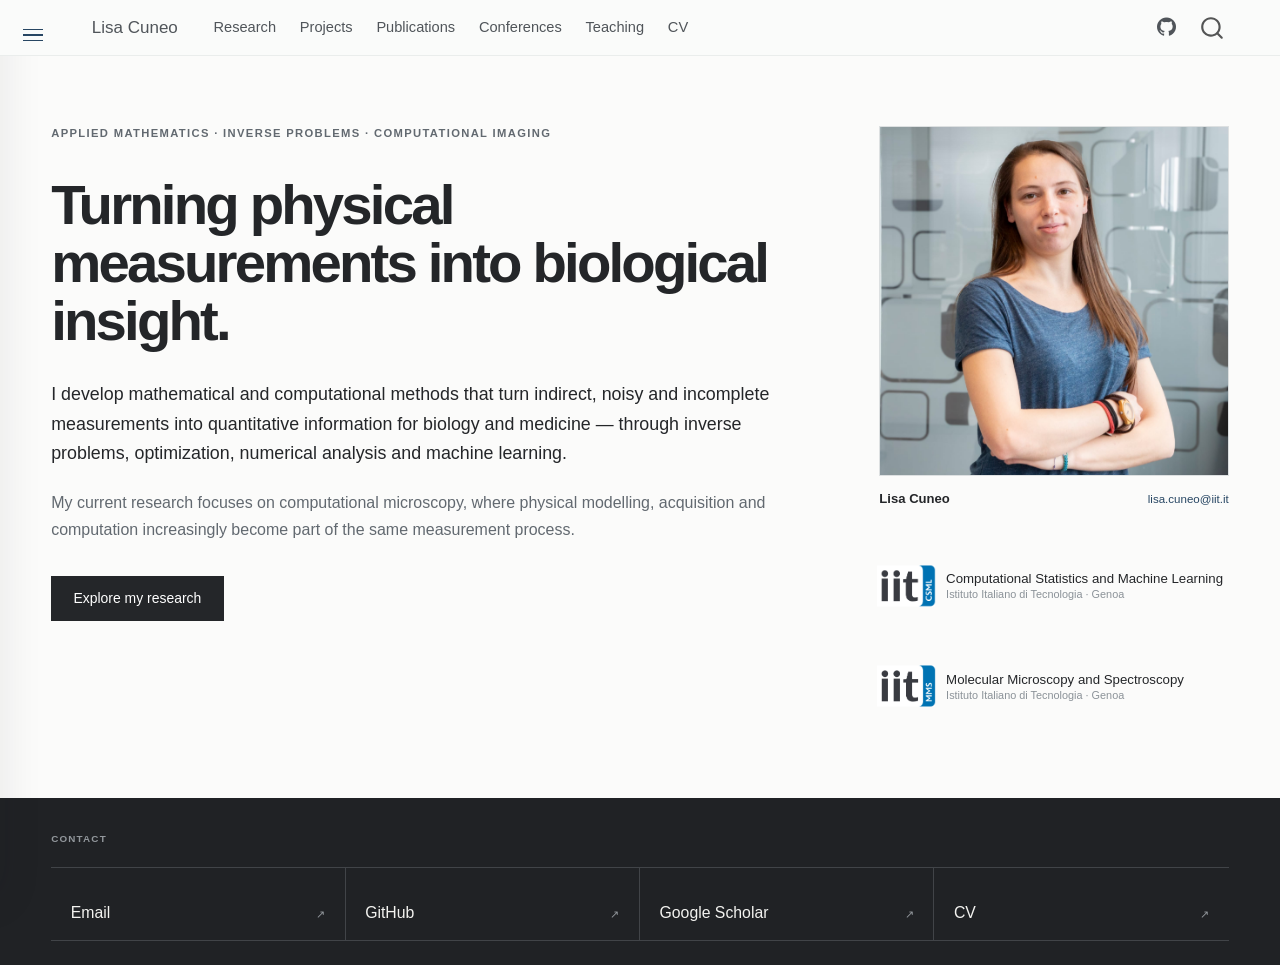
<file: index.html>
<!DOCTYPE html>
<html xmlns="http://www.w3.org/1999/xhtml" lang="en" xml:lang="en"><head>

<meta charset="utf-8">
<meta name="generator" content="quarto-1.10.18">

<meta name="viewport" content="width=device-width, initial-scale=1.0, user-scalable=yes">

<meta name="description" content="Lisa Cuneo is an applied mathematician working on inverse problems, optimization, numerical analysis, machine learning and computational imaging.">

<title>Applied Mathematics &amp; Computational Imaging – Lisa Cuneo</title>
<style>
/* Default styles provided by pandoc.
** See https://pandoc.org/MANUAL.html#variables-for-html for config info.
*/
span.smallcaps{font-variant: small-caps;}
div.columns{display: flex; gap: 1.5em;}
div.column{flex: auto;}
@media screen {
div.columns{gap: min(4vw, 1.5em);}
div.column{overflow-x: auto;}
}
div.hanging-indent{margin-left: 1.5em; text-indent: -1.5em;}
ul.task-list{list-style: none;}
ul.task-list li input[type="checkbox"] {
  width: 0.8em;
  margin: 0 0.8em 0.2em -1em; /* quarto-specific, see https://github.com/quarto-dev/quarto-cli/issues/4556 */ 
  vertical-align: middle;
}
</style>


<script src="site_libs/quarto-nav/quarto-nav.js"></script>
<script src="site_libs/quarto-nav/headroom.min.js"></script>
<script src="site_libs/clipboard/clipboard.min.js"></script>
<script src="site_libs/quarto-search/autocomplete.umd.js"></script>
<script src="site_libs/quarto-search/fuse.min.js"></script>
<script src="site_libs/quarto-search/quarto-search.js"></script>
<meta name="quarto:offset" content="./">
<script src="site_libs/quarto-html/quarto.js" type="module"></script>
<script src="site_libs/quarto-html/tabsets/tabsets.js" type="module"></script>
<script src="site_libs/quarto-html/popper.min.js"></script>
<script src="site_libs/quarto-html/tippy.umd.min.js"></script>
<script src="site_libs/quarto-html/anchor.min.js"></script>
<link href="site_libs/quarto-html/tippy.css" rel="stylesheet">
<link href="site_libs/quarto-html/quarto-syntax-highlighting-64a204ab8560d761af7679ceaba22944.css" rel="stylesheet" id="quarto-text-highlighting-styles">
<script src="site_libs/bootstrap/bootstrap.min.js"></script>
<link href="site_libs/bootstrap/bootstrap-icons.css" rel="stylesheet">
<link href="site_libs/bootstrap/bootstrap-ebf07c2d505cd30ce82c008193a76013.min.css" rel="stylesheet" append-hash="true" id="quarto-bootstrap" data-mode="light">
<script id="quarto-search-options" type="application/json">{
  "location": "navbar",
  "copy-button": false,
  "collapse-after": 3,
  "panel-placement": "end",
  "type": "overlay",
  "limit": 50,
  "keyboard-shortcut": [
    "f",
    "/",
    "s"
  ],
  "show-item-context": false,
  "language": {
    "search-no-results-text": "No results",
    "search-matching-documents-text": "matching documents",
    "search-copy-link-title": "Copy link to search",
    "search-hide-matches-text": "Hide additional matches",
    "search-more-match-text": "more match in this document",
    "search-more-matches-text": "more matches in this document",
    "search-clear-button-title": "Clear",
    "search-text-placeholder": "",
    "search-detached-cancel-button-title": "Cancel",
    "search-submit-button-title": "Submit",
    "search-label": "Search"
  }
}</script>
<script type="application/ld+json">
{
  "@context": "https://schema.org",
  "@graph": [
    {
      "@type": "WebSite",
      "@id": "https://lisacuneo.github.io/#website",
      "url": "https://lisacuneo.github.io/",
      "name": "Lisa Cuneo",
      "description": "Academic website of Lisa Cuneo, applied mathematician working on inverse problems, optimization, numerical analysis, machine learning and computational imaging."
    },
    {
      "@type": "Person",
      "@id": "https://lisacuneo.github.io/#person",
      "name": "Lisa Cuneo",
      "url": "https://lisacuneo.github.io/",
      "image": "https://lisacuneo.github.io/assets/lisa-cuneo.jpg",
      "affiliation": [
        {
          "@type": "Organization",
          "name": "Istituto Italiano di Tecnologia"
        },
        {
          "@type": "Organization",
          "name": "Computational Statistics and Machine Learning"
        },
        {
          "@type": "Organization",
          "name": "Molecular Microscopy and Spectroscopy"
        }
      ],
      "knowsAbout": [
        "Applied mathematics",
        "Inverse problems",
        "Optimization",
        "Numerical analysis",
        "Machine learning",
        "Computational imaging",
        "Computational microscopy"
      ],
      "sameAs": [
        "https://github.com/LisaCuneo",
        "https://scholar.google.com/citations?user=PaPH0T4AAAAJ&hl=en",
        "https://csml.iit.it/people-details/-/people/lisa-cuneo",
        "https://mms.iit.it/our-staff-details/-/people/lisa-cuneo"
      ]
    }
  ]
}
</script>


<link rel="stylesheet" href="styles.css">
<link rel="stylesheet" href="home-contact.css">
<meta property="og:title" content="Applied Mathematics &amp; Computational Imaging">
<meta property="og:description" content="Lisa Cuneo is an applied mathematician working on inverse problems, optimization, numerical analysis, machine learning and computational imaging.">
<meta property="og:image" content="https://lisacuneo.github.io/assets/lisa-cuneo.jpg">
<meta property="og:site_name" content="Lisa Cuneo">
<link rel="canonical" href="https://lisacuneo.github.io/">
</head>

<body class="nav-fixed quarto-light">

<div id="quarto-search-results"></div>
  <header id="quarto-header" class="headroom fixed-top">
    <nav class="navbar navbar-expand-lg " data-bs-theme="dark">
      <div class="navbar-container container-fluid">
      <div class="navbar-brand-container mx-auto">
    <a class="navbar-brand" href="./index.html">
    <span class="navbar-title">Lisa Cuneo</span>
    </a>
  </div>
            <div id="quarto-search" class="" title="Search"></div>
          <button class="navbar-toggler" type="button" data-bs-toggle="collapse" data-bs-target="#navbarCollapse" aria-controls="navbarCollapse" role="menu" aria-expanded="false" aria-label="Toggle navigation" onclick="if (window.quartoToggleHeadroom) { window.quartoToggleHeadroom(); }">
  <span class="navbar-toggler-icon"></span>
</button>
          <div class="collapse navbar-collapse" id="navbarCollapse">
            <ul class="navbar-nav navbar-nav-scroll me-auto">
  <li class="nav-item">
    <a class="nav-link" href="./research.html"> 
<span class="menu-text">Research</span></a>
  </li>  
  <li class="nav-item">
    <a class="nav-link" href="./projects.html"> 
<span class="menu-text">Projects</span></a>
  </li>  
  <li class="nav-item">
    <a class="nav-link" href="./publications.html"> 
<span class="menu-text">Publications</span></a>
  </li>  
  <li class="nav-item">
    <a class="nav-link" href="./conferences.html"> 
<span class="menu-text">Conferences</span></a>
  </li>  
  <li class="nav-item">
    <a class="nav-link" href="./teaching.html"> 
<span class="menu-text">Teaching</span></a>
  </li>  
  <li class="nav-item">
    <a class="nav-link" href="./cv.pdf"> 
<span class="menu-text">CV</span></a>
  </li>  
</ul>
            <ul class="navbar-nav navbar-nav-scroll ms-auto">
  <li class="nav-item compact">
    <a class="nav-link" href="https://github.com/LisaCuneo"> <i class="bi bi-github" role="img" aria-label="GitHub">
</i> 
<span class="menu-text"></span></a>
  </li>  
</ul>
          </div> <!-- /navcollapse -->
            <div class="quarto-navbar-tools">
</div>
      </div> <!-- /container-fluid -->
    </nav>
</header>
<!-- content -->
<div id="quarto-content" class="quarto-container page-columns page-rows-contents page-layout-full page-navbar">
<!-- sidebar -->
<!-- margin-sidebar -->
    
<!-- main -->
<main class="content page-columns page-full column-body" id="quarto-document-content"><header id="title-block-header" class="quarto-title-block"></header>




<!-- =======================================================
     HOME / HERO
     ======================================================= -->
<section class="home-hero page-columns page-full">
<div class="home-hero-inner column-screen-inset">
<div class="home-hero-grid">
<!-- LEFT -->
<div class="home-hero-copy">
<div class="home-hero-overline">
<p>APPLIED MATHEMATICS · INVERSE PROBLEMS · COMPUTATIONAL IMAGING</p>
</div>
<h1 class="home-hero-title">
Turning physical measurements into biological insight.
</h1>
<p class="home-hero-lead">
I develop mathematical and computational methods that turn indirect, noisy and incomplete measurements into quantitative information for biology and medicine — through inverse problems, optimization, numerical analysis and machine learning.
</p>
<p class="home-hero-secondary">
My current research focuses on computational microscopy, where physical modelling, acquisition and computation increasingly become part of the same measurement process.
</p>
<div class="home-hero-actions">
<p><a href="research.html" class="home-button home-button-primary"> Explore my research </a></p>
</div>
</div>
<!-- RIGHT -->
<div class="home-hero-portrait">
<div class="home-portrait-frame">
<p><img src="assets/lisa-cuneo.jpg" alt="Lisa Cuneo" class="home-portrait-image"></p>
</div>
<div class="home-portrait-identity">
<div class="home-portrait-name">
<p>Lisa Cuneo</p>
</div>
<p><a href="mailto:lisa.cuneo@iit.it" class="home-portrait-email"> lisa.cuneo@iit.it </a></p>
<div class="home-affiliations">
<!-- CLSM -->
<p><a href="https://csml.iit.it/home" class="home-affiliation-row" target="_blank" rel="noopener noreferrer" aria-label="Computational Statistics and Machine Learning, Istituto Italiano di Tecnologia"></a></p><a href="https://csml.iit.it/home" class="home-affiliation-row" target="_blank" rel="noopener noreferrer" aria-label="Computational Statistics and Machine Learning, Istituto Italiano di Tecnologia">
<p><img src="assets/clsm-logo.png" alt="Computational Statistics and Machine Learning" class="home-affiliation-logo"></p>
<div class="home-affiliation-copy">
<div class="home-affiliation-group">
<p>Computational Statistics and Machine Learning</p>
</div>
<div class="home-affiliation-institution">
<p>Istituto Italiano di Tecnologia · Genoa</p>
</div>
</div>
</a><p><a href="https://csml.iit.it/home" class="home-affiliation-row" target="_blank" rel="noopener noreferrer" aria-label="Computational Statistics and Machine Learning, Istituto Italiano di Tecnologia"></a></p>
<!-- MMS -->
<p><a href="https://mms.iit.it" class="home-affiliation-row" target="_blank" rel="noopener noreferrer" aria-label="Molecular Microscopy and Spectroscopy, Istituto Italiano di Tecnologia"></a></p><a href="https://mms.iit.it" class="home-affiliation-row" target="_blank" rel="noopener noreferrer" aria-label="Molecular Microscopy and Spectroscopy, Istituto Italiano di Tecnologia">
<p><img src="assets/mms-logo.png" alt="Molecular Microscopy and Spectroscopy" class="home-affiliation-logo"></p>
<div class="home-affiliation-copy">
<div class="home-affiliation-group">
<p>Molecular Microscopy and Spectroscopy</p>
</div>
<div class="home-affiliation-institution">
<p>Istituto Italiano di Tecnologia · Genoa</p>
</div>
</div>
</a><p><a href="https://mms.iit.it" class="home-affiliation-row" target="_blank" rel="noopener noreferrer" aria-label="Molecular Microscopy and Spectroscopy, Istituto Italiano di Tecnologia"></a></p>
</div>
</div>
</div>
</div>
</div>
</section>
<!-- =======================================================
     CONTACT
     ======================================================= -->
<section class="home-contact page-columns page-full" id="contact">
<div class="home-contact-inner column-screen-inset">
<div class="home-contact-label">
<p>CONTACT</p>
</div>
<div class="home-contact-links">
<div class="home-contact-cell">
<p><a href="mailto:lisa.cuneo@iit.it" class="home-contact-link"></a></p><a href="mailto:lisa.cuneo@iit.it" class="home-contact-link">
<p><span class="home-contact-link-label"> Email </span></p>
<p><span class="home-contact-arrow"> ↗ </span></p>
</a><p><a href="mailto:lisa.cuneo@iit.it" class="home-contact-link"></a></p>
</div>
<div class="home-contact-cell">
<p><a href="https://github.com/LisaCuneo" class="home-contact-link" target="_blank" rel="noopener noreferrer"></a></p><a href="https://github.com/LisaCuneo" class="home-contact-link" target="_blank" rel="noopener noreferrer">
<p><span class="home-contact-link-label"> GitHub </span></p>
<p><span class="home-contact-arrow"> ↗ </span></p>
</a><p><a href="https://github.com/LisaCuneo" class="home-contact-link" target="_blank" rel="noopener noreferrer"></a></p>
</div>
<div class="home-contact-cell">
<p><a href="https://scholar.google.com/citations?user=PaPH0T4AAAAJ&amp;hl=en" class="home-contact-link" target="_blank" rel="noopener noreferrer"></a></p><a href="https://scholar.google.com/citations?user=PaPH0T4AAAAJ&amp;hl=en" class="home-contact-link" target="_blank" rel="noopener noreferrer">
<p><span class="home-contact-link-label"> Google Scholar </span></p>
<p><span class="home-contact-arrow"> ↗ </span></p>
</a><p><a href="https://scholar.google.com/citations?user=PaPH0T4AAAAJ&amp;hl=en" class="home-contact-link" target="_blank" rel="noopener noreferrer"></a></p>
</div>
<div class="home-contact-cell">
<p><a href="cv.pdf" class="home-contact-link" target="_blank"></a></p><a href="cv.pdf" class="home-contact-link" target="_blank">
<p><span class="home-contact-link-label"> CV </span></p>
<p><span class="home-contact-arrow"> ↗ </span></p>
</a><p><a href="cv.pdf" class="home-contact-link" target="_blank"></a></p>
</div>
</div>
</div>
</section>



</main> <!-- /main -->
<!-- =======================================================
     GLOBAL FLOATING NAVIGATION
     ======================================================= -->

<button class="floating-menu-button" id="floating-menu-button" type="button" aria-label="Open navigation menu" aria-expanded="false" aria-controls="floating-menu-drawer">
  <span></span>
  <span></span>
  <span></span>
</button>

<div class="floating-menu-overlay" id="floating-menu-overlay"></div>

<aside class="floating-menu-drawer" id="floating-menu-drawer" aria-hidden="true">

  <div class="floating-menu-label">
    NAVIGATION
  </div>

  <nav class="floating-menu-nav" aria-label="Site navigation">

    <a href="index.html" data-page-link="index.html">
      Home
    </a>

    <a href="research.html" data-page-link="research.html">
      Research
    </a>


    <!-- ===================================================
         PROJECTS
         =================================================== -->

    <div class="floating-menu-group" data-menu-group="projects">

      <div class="floating-menu-group-row">

        <a href="projects.html" class="floating-menu-parent-link" data-page-link="projects.html">
          Projects
        </a>

        <button class="floating-menu-toggle" type="button" aria-label="Show Projects sections" aria-expanded="false" aria-controls="floating-submenu-projects" data-menu-toggle="projects">
          <span aria-hidden="true">+</span>
        </button>

      </div>


      <div class="floating-menu-submenu" id="floating-submenu-projects" data-menu-submenu="projects">

        <a href="projects.html#model-based" data-section-page="projects.html" data-section-link="model-based">
          Model-based &amp; optimization
        </a>

        <a href="projects.html#learning" data-section-page="projects.html" data-section-link="learning">
          Physics-aware learning
        </a>

        <a href="projects.html#earlier-work" data-section-page="projects.html" data-section-link="earlier-work">
          Earlier work
        </a>

      </div>

    </div>




    <!-- ===================================================
         PUBLICATIONS
         =================================================== -->

    <div class="floating-menu-group" data-menu-group="publications">

      <div class="floating-menu-group-row">

        <a href="publications.html" class="floating-menu-parent-link" data-page-link="publications.html">
          Publications
        </a>

        <button class="floating-menu-toggle" type="button" aria-label="Show Publications sections" aria-expanded="false" aria-controls="floating-submenu-publications" data-menu-toggle="publications">
          <span aria-hidden="true">+</span>
        </button>

      </div>

      <div class="floating-menu-submenu" id="floating-submenu-publications" data-menu-submenu="publications">

        <a href="publications.html#published" data-section-page="publications.html" data-section-link="published">
          Published
        </a>

        <a href="publications.html#proceedings" data-section-page="publications.html" data-section-link="proceedings">
          Proceedings
        </a>

        <a href="publications.html#ongoing" data-section-page="publications.html" data-section-link="ongoing">
          Ongoing manuscripts
        </a>

      </div>

    </div>


    <!-- ===================================================
         CONFERENCES
         =================================================== -->

    <div class="floating-menu-group" data-menu-group="conferences">

      <div class="floating-menu-group-row">

        <a href="conferences.html" class="floating-menu-parent-link" data-page-link="conferences.html">
          Conferences
        </a>

        <button class="floating-menu-toggle" type="button" aria-label="Show Conferences sections" aria-expanded="false" aria-controls="floating-submenu-conferences" data-menu-toggle="conferences">
          <span aria-hidden="true">+</span>
        </button>

      </div>

      <div class="floating-menu-submenu" id="floating-submenu-conferences" data-menu-submenu="conferences">

        <a href="conferences.html#upcoming" data-section-page="conferences.html" data-section-link="upcoming">
          Upcoming
        </a>

        <a href="conferences.html#conferences" data-section-page="conferences.html" data-section-link="conferences">
          Conferences
        </a>

        <a href="conferences.html#talks" data-section-page="conferences.html" data-section-link="talks">
          Talks
        </a>

        <a href="conferences.html#workshops" data-section-page="conferences.html" data-section-link="workshops">
          Workshops
        </a>

      </div>

    </div>


    <a href="teaching.html" data-page-link="teaching.html">
      Teaching
    </a>

    <a href="cv.pdf">
      CV
    </a>

    <a href="mailto:lisa.cuneo@iit.it" class="floating-menu-contact">
      Contact
    </a>

  </nav>

</aside>

<script>
(function () {

  const body = document.body;
  const button = document.getElementById("floating-menu-button");
  const drawer = document.getElementById("floating-menu-drawer");
  const overlay = document.getElementById("floating-menu-overlay");

  if (!button || !drawer || !overlay) {
    return;
  }


  /* =====================================================
     SUBMENU STATE
     ===================================================== */

  function closeAllSubmenus() {

    drawer
      .querySelectorAll("[data-menu-submenu]")
      .forEach(function (submenu) {
        submenu.classList.remove("is-open");
      });

    drawer
      .querySelectorAll("[data-menu-group]")
      .forEach(function (group) {
        group.classList.remove("is-open");
      });

    drawer
      .querySelectorAll("[data-menu-toggle]")
      .forEach(function (toggle) {
        toggle.setAttribute("aria-expanded", "false");

        const groupName = toggle.getAttribute("data-menu-toggle");
        const label = groupName.charAt(0).toUpperCase() + groupName.slice(1);
        toggle.setAttribute("aria-label", "Show " + label + " sections");
      });
  }


  /* =====================================================
     DRAWER
     ===================================================== */

  function updateScrollState() {
    body.classList.toggle("nav-scrolled", window.scrollY > 8);
  }

  function openMenu() {
    /* Every time the drawer opens, start from the compact view. */
    closeAllSubmenus();

    body.classList.add("floating-menu-open");
    button.setAttribute("aria-expanded", "true");
    button.setAttribute("aria-label", "Close navigation menu");
    drawer.setAttribute("aria-hidden", "false");
  }

  function closeMenu() {
    body.classList.remove("floating-menu-open");
    button.setAttribute("aria-expanded", "false");
    button.setAttribute("aria-label", "Open navigation menu");
    drawer.setAttribute("aria-hidden", "true");
  }

  function toggleMenu() {
    if (body.classList.contains("floating-menu-open")) {
      closeMenu();
    } else {
      openMenu();
    }
  }


  /* =====================================================
     PAGE / SECTION HELPERS
     ===================================================== */

  function currentPageName() {
    const path = window.location.pathname;
    const file = path.split("/").pop();
    return file || "index.html";
  }

  function clearActiveStates() {
    drawer
      .querySelectorAll(".is-current-page, .is-active")
      .forEach(function (element) {
        element.classList.remove("is-current-page", "is-active");
      });
  }

  function updateActiveNavigation() {
    clearActiveStates();

    const page = currentPageName();

    drawer
      .querySelectorAll("[data-page-link]")
      .forEach(function (link) {
        if (link.getAttribute("data-page-link") === page) {
          link.classList.add("is-current-page");
        }
      });

    const sectionLinks = Array.from(
      drawer.querySelectorAll(
        '[data-section-page="' + page + '"][data-section-link]'
      )
    );

    if (!sectionLinks.length) {
      return;
    }

    const sections = sectionLinks
      .map(function (link) {
        const id = link.getAttribute("data-section-link");
        return {
          link: link,
          element: document.getElementById(id)
        };
      })
      .filter(function (item) {
        return item.element;
      });

    if (!sections.length) {
      return;
    }

    let active = null;
    const referenceY = 130;

    sections.forEach(function (item) {
      if (item.element.getBoundingClientRect().top <= referenceY) {
        active = item;
      }
    });

    if (active) {
      active.link.classList.add("is-active");
    }
  }


  /* =====================================================
     INDEPENDENT SUBMENUS
     ===================================================== */

  drawer
    .querySelectorAll("[data-menu-toggle]")
    .forEach(function (toggle) {

      toggle.addEventListener("click", function () {

        const groupName = toggle.getAttribute("data-menu-toggle");
        const group = drawer.querySelector(
          '[data-menu-group="' + groupName + '"]'
        );
        const submenu = drawer.querySelector(
          '[data-menu-submenu="' + groupName + '"]'
        );

        if (!group || !submenu) {
          return;
        }

        const isOpen = submenu.classList.contains("is-open");
        const nextOpen = !isOpen;

        submenu.classList.toggle("is-open", nextOpen);
        group.classList.toggle("is-open", nextOpen);

        toggle.setAttribute(
          "aria-expanded",
          nextOpen ? "true" : "false"
        );

        const label = groupName.charAt(0).toUpperCase() + groupName.slice(1);
        toggle.setAttribute(
          "aria-label",
          (nextOpen ? "Hide " : "Show ") + label + " sections"
        );
      });

    });


  /* =====================================================
     LINK NAVIGATION
     ===================================================== */

  /*
     Never intercept navigation. Links are plain HTML anchors and the
     browser follows their href normally. For same-page hash links we
     close the drawer on the next event-loop tick, after the browser has
     had a chance to process the click.
  */

  drawer
    .querySelectorAll('a[href]')
    .forEach(function (link) {

      link.addEventListener("click", function () {
        window.setTimeout(closeMenu, 0);
      });

    });


  /* =====================================================
     EVENTS
     ===================================================== */

  button.addEventListener("click", function () {
    toggleMenu();
  });

  overlay.addEventListener("click", function () {
    closeMenu();
  });

  document.addEventListener("keydown", function (event) {
    if (event.key === "Escape") {
      closeMenu();
    }
  });

  window.addEventListener(
    "scroll",
    function () {
      updateScrollState();
      updateActiveNavigation();
    },
    { passive: true }
  );

  window.addEventListener("hashchange", updateActiveNavigation);

  closeAllSubmenus();
  updateScrollState();
  updateActiveNavigation();

})();
</script>
<script id="quarto-html-after-body" type="application/javascript">
  window.document.addEventListener("DOMContentLoaded", function (event) {
    const icon = "";
    const anchorJS = new window.AnchorJS();
    anchorJS.options = {
      placement: 'right',
      icon: icon
    };
    anchorJS.add('.anchored');
    const isCodeAnnotation = (el) => {
      for (const clz of el.classList) {
        if (clz.startsWith('code-annotation-')) {                     
          return true;
        }
      }
      return false;
    }
    const onCopySuccess = function(e) {
      // button target
      const button = e.trigger;
      // don't keep focus
      button.blur();
      // flash "checked"
      button.classList.add('code-copy-button-checked');
      var currentTitle = button.getAttribute("title");
      button.setAttribute("title", "Copied!");
      let tooltip;
      if (window.bootstrap) {
        button.setAttribute("data-bs-toggle", "tooltip");
        button.setAttribute("data-bs-placement", "left");
        button.setAttribute("data-bs-title", "Copied!");
        tooltip = new bootstrap.Tooltip(button, 
          { trigger: "manual", 
            customClass: "code-copy-button-tooltip",
            offset: [0, -8]});
        tooltip.show();    
      }
      setTimeout(function() {
        if (tooltip) {
          tooltip.hide();
          button.removeAttribute("data-bs-title");
          button.removeAttribute("data-bs-toggle");
          button.removeAttribute("data-bs-placement");
        }
        button.setAttribute("title", currentTitle);
        button.classList.remove('code-copy-button-checked');
      }, 1000);
      // clear code selection
      e.clearSelection();
    }
    const getTextToCopy = function(trigger) {
      const outerScaffold = trigger.parentElement.cloneNode(true);
      const codeEl = outerScaffold.querySelector('code');
      for (const childEl of codeEl.children) {
        if (isCodeAnnotation(childEl)) {
          childEl.remove();
        }
      }
      return codeEl.innerText;
    }
    const clipboard = new window.ClipboardJS('.code-copy-button:not([data-in-quarto-modal])', {
      text: getTextToCopy
    });
    clipboard.on('success', onCopySuccess);
    if (window.document.getElementById('quarto-embedded-source-code-modal')) {
      const clipboardModal = new window.ClipboardJS('.code-copy-button[data-in-quarto-modal]', {
        text: getTextToCopy,
        container: window.document.getElementById('quarto-embedded-source-code-modal')
      });
      clipboardModal.on('success', onCopySuccess);
    }
      var localhostRegex = new RegExp(/^(?:http|https):\/\/localhost\:?[0-9]*\//);
      var mailtoRegex = new RegExp(/^mailto:/);
        var filterRegex = new RegExp("https:\/\/lisacuneo\.github\.io\/");
      var isInternal = (href) => {
          return filterRegex.test(href) || localhostRegex.test(href) || mailtoRegex.test(href);
      }
      // Inspect non-navigation links and adorn them if external
     var links = window.document.querySelectorAll('a[href]:not(.nav-link):not(.navbar-brand):not(.toc-action):not(.sidebar-link):not(.sidebar-item-toggle):not(.pagination-link):not(.no-external):not([aria-hidden]):not(.dropdown-item):not(.quarto-navigation-tool):not(.about-link)');
      for (var i=0; i<links.length; i++) {
        const link = links[i];
        if (!isInternal(link.href)) {
          // undo the damage that might have been done by quarto-nav.js in the case of
          // links that we want to consider external
          if (link.dataset.originalHref !== undefined) {
            link.href = link.dataset.originalHref;
          }
        }
      }
    function tippyHover(el, contentFn, onTriggerFn, onUntriggerFn) {
      const config = {
        allowHTML: true,
        maxWidth: 500,
        delay: 100,
        arrow: false,
        appendTo: function(el) {
            return el.parentElement;
        },
        interactive: true,
        interactiveBorder: 10,
        theme: 'quarto',
        placement: 'bottom-start',
      };
      if (contentFn) {
        config.content = contentFn;
      }
      if (onTriggerFn) {
        config.onTrigger = onTriggerFn;
      }
      if (onUntriggerFn) {
        config.onUntrigger = onUntriggerFn;
      }
      window.tippy(el, config); 
    }
    const noterefs = window.document.querySelectorAll('a[role="doc-noteref"]');
    for (var i=0; i<noterefs.length; i++) {
      const ref = noterefs[i];
      tippyHover(ref, function() {
        // use id or data attribute instead here
        let href = ref.getAttribute('data-footnote-href') || ref.getAttribute('href');
        try { href = new URL(href).hash; } catch {}
        const id = href.replace(/^#\/?/, "");
        const note = window.document.getElementById(id);
        if (note) {
          return note.innerHTML;
        } else {
          return "";
        }
      });
    }
    const xrefs = window.document.querySelectorAll('a.quarto-xref');
    const processXRef = (id, note) => {
      // Strip column container classes
      const stripColumnClz = (el) => {
        el.classList.remove("page-full", "page-columns");
        if (el.children) {
          for (const child of el.children) {
            stripColumnClz(child);
          }
        }
      }
      stripColumnClz(note)
      if (id === null || id.startsWith('sec-')) {
        // Special case sections, only their first couple elements
        const container = document.createElement("div");
        if (note.children && note.children.length > 2) {
          container.appendChild(note.children[0].cloneNode(true));
          for (let i = 1; i < note.children.length; i++) {
            const child = note.children[i];
            if (child.tagName === "P" && child.innerText === "") {
              continue;
            } else {
              container.appendChild(child.cloneNode(true));
              break;
            }
          }
          if (window.Quarto?.typesetMath) {
            window.Quarto.typesetMath(container);
          }
          return container.innerHTML
        } else {
          if (window.Quarto?.typesetMath) {
            window.Quarto.typesetMath(note);
          }
          return note.innerHTML;
        }
      } else {
        // Remove any anchor links if they are present
        const anchorLink = note.querySelector('a.anchorjs-link');
        if (anchorLink) {
          anchorLink.remove();
        }
        if (window.Quarto?.typesetMath) {
          window.Quarto.typesetMath(note);
        }
        if (note.classList.contains("callout")) {
          return note.outerHTML;
        } else {
          return note.innerHTML;
        }
      }
    }
    for (var i=0; i<xrefs.length; i++) {
      const xref = xrefs[i];
      tippyHover(xref, undefined, function(instance) {
        instance.disable();
        let url = xref.getAttribute('href');
        let hash = undefined; 
        if (url.startsWith('#')) {
          hash = url;
        } else {
          try { hash = new URL(url).hash; } catch {}
        }
        if (hash) {
          const id = hash.replace(/^#\/?/, "");
          const note = window.document.getElementById(id);
          if (note !== null) {
            try {
              const html = processXRef(id, note.cloneNode(true));
              instance.setContent(html);
            } finally {
              instance.enable();
              instance.show();
            }
          } else {
            // See if we can fetch this
            fetch(url.split('#')[0])
            .then(res => res.text())
            .then(html => {
              const parser = new DOMParser();
              const htmlDoc = parser.parseFromString(html, "text/html");
              const note = htmlDoc.getElementById(id);
              if (note !== null) {
                const html = processXRef(id, note);
                instance.setContent(html);
              } 
            }).finally(() => {
              instance.enable();
              instance.show();
            });
          }
        } else {
          // See if we can fetch a full url (with no hash to target)
          // This is a special case and we should probably do some content thinning / targeting
          fetch(url)
          .then(res => res.text())
          .then(html => {
            const parser = new DOMParser();
            const htmlDoc = parser.parseFromString(html, "text/html");
            const note = htmlDoc.querySelector('main.content');
            if (note !== null) {
              // This should only happen for chapter cross references
              // (since there is no id in the URL)
              // remove the first header
              if (note.children.length > 0 && note.children[0].tagName === "HEADER") {
                note.children[0].remove();
              }
              const html = processXRef(null, note);
              instance.setContent(html);
            } 
          }).finally(() => {
            instance.enable();
            instance.show();
          });
        }
      }, function(instance) {
      });
    }
        let selectedAnnoteEl;
        const selectorForAnnotation = ( cell, annotation) => {
          let cellAttr = 'data-code-cell="' + cell + '"';
          let lineAttr = 'data-code-annotation="' +  annotation + '"';
          const selector = 'span[' + cellAttr + '][' + lineAttr + ']';
          return selector;
        }
        const selectCodeLines = (annoteEl) => {
          const doc = window.document;
          const targetCell = annoteEl.getAttribute("data-target-cell");
          const targetAnnotation = annoteEl.getAttribute("data-target-annotation");
          const annoteSpan = window.document.querySelector(selectorForAnnotation(targetCell, targetAnnotation));
          const lines = annoteSpan.getAttribute("data-code-lines").split(",");
          const lineIds = lines.map((line) => {
            return targetCell + "-" + line;
          })
          let top = null;
          let height = null;
          let parent = null;
          if (lineIds.length > 0) {
              //compute the position of the single el (top and bottom and make a div)
              const el = window.document.getElementById(lineIds[0]);
              top = el.offsetTop;
              height = el.offsetHeight;
              parent = el.parentElement.parentElement;
            if (lineIds.length > 1) {
              const lastEl = window.document.getElementById(lineIds[lineIds.length - 1]);
              const bottom = lastEl.offsetTop + lastEl.offsetHeight;
              height = bottom - top;
            }
            if (top !== null && height !== null && parent !== null) {
              // cook up a div (if necessary) and position it 
              let div = window.document.getElementById("code-annotation-line-highlight");
              if (div === null) {
                div = window.document.createElement("div");
                div.setAttribute("id", "code-annotation-line-highlight");
                div.style.position = 'absolute';
                parent.appendChild(div);
              }
              div.style.top = top - 2 + "px";
              div.style.height = height + 4 + "px";
              div.style.left = 0;
              let gutterDiv = window.document.getElementById("code-annotation-line-highlight-gutter");
              if (gutterDiv === null) {
                gutterDiv = window.document.createElement("div");
                gutterDiv.setAttribute("id", "code-annotation-line-highlight-gutter");
                gutterDiv.style.position = 'absolute';
                const codeCell = window.document.getElementById(targetCell);
                const gutter = codeCell.querySelector('.code-annotation-gutter');
                gutter.appendChild(gutterDiv);
              }
              gutterDiv.style.top = top - 2 + "px";
              gutterDiv.style.height = height + 4 + "px";
            }
            selectedAnnoteEl = annoteEl;
          }
        };
        const unselectCodeLines = () => {
          const elementsIds = ["code-annotation-line-highlight", "code-annotation-line-highlight-gutter"];
          elementsIds.forEach((elId) => {
            const div = window.document.getElementById(elId);
            if (div) {
              div.remove();
            }
          });
          selectedAnnoteEl = undefined;
        };
          // Handle positioning of the toggle
      window.addEventListener(
        "resize",
        throttle(() => {
          elRect = undefined;
          if (selectedAnnoteEl) {
            selectCodeLines(selectedAnnoteEl);
          }
        }, 10)
      );
      function throttle(fn, ms) {
      let throttle = false;
      let timer;
        return (...args) => {
          if(!throttle) { // first call gets through
              fn.apply(this, args);
              throttle = true;
          } else { // all the others get throttled
              if(timer) clearTimeout(timer); // cancel #2
              timer = setTimeout(() => {
                fn.apply(this, args);
                timer = throttle = false;
              }, ms);
          }
        };
      }
        // Attach click handler to the DT
        const annoteDls = window.document.querySelectorAll('dt[data-target-cell]');
        for (const annoteDlNode of annoteDls) {
          annoteDlNode.addEventListener('click', (event) => {
            const clickedEl = event.target;
            if (clickedEl !== selectedAnnoteEl) {
              unselectCodeLines();
              const activeEl = window.document.querySelector('dt[data-target-cell].code-annotation-active');
              if (activeEl) {
                activeEl.classList.remove('code-annotation-active');
              }
              selectCodeLines(clickedEl);
              clickedEl.classList.add('code-annotation-active');
            } else {
              // Unselect the line
              unselectCodeLines();
              clickedEl.classList.remove('code-annotation-active');
            }
          });
        }
    const findCites = (el) => {
      const parentEl = el.parentElement;
      if (parentEl) {
        const cites = parentEl.dataset.cites;
        if (cites) {
          return {
            el,
            cites: cites.split(' ')
          };
        } else {
          return findCites(el.parentElement)
        }
      } else {
        return undefined;
      }
    };
    var bibliorefs = window.document.querySelectorAll('a[role="doc-biblioref"]');
    for (var i=0; i<bibliorefs.length; i++) {
      const ref = bibliorefs[i];
      const citeInfo = findCites(ref);
      if (citeInfo) {
        tippyHover(citeInfo.el, function() {
          var popup = window.document.createElement('div');
          citeInfo.cites.forEach(function(cite) {
            var citeDiv = window.document.createElement('div');
            citeDiv.classList.add('hanging-indent');
            citeDiv.classList.add('csl-entry');
            var biblioDiv = window.document.getElementById('ref-' + cite);
            if (biblioDiv) {
              citeDiv.innerHTML = biblioDiv.innerHTML;
            }
            popup.appendChild(citeDiv);
          });
          return popup.innerHTML;
        });
      }
    }
  });
  </script>
</div> <!-- /content -->




</body></html>
</file>
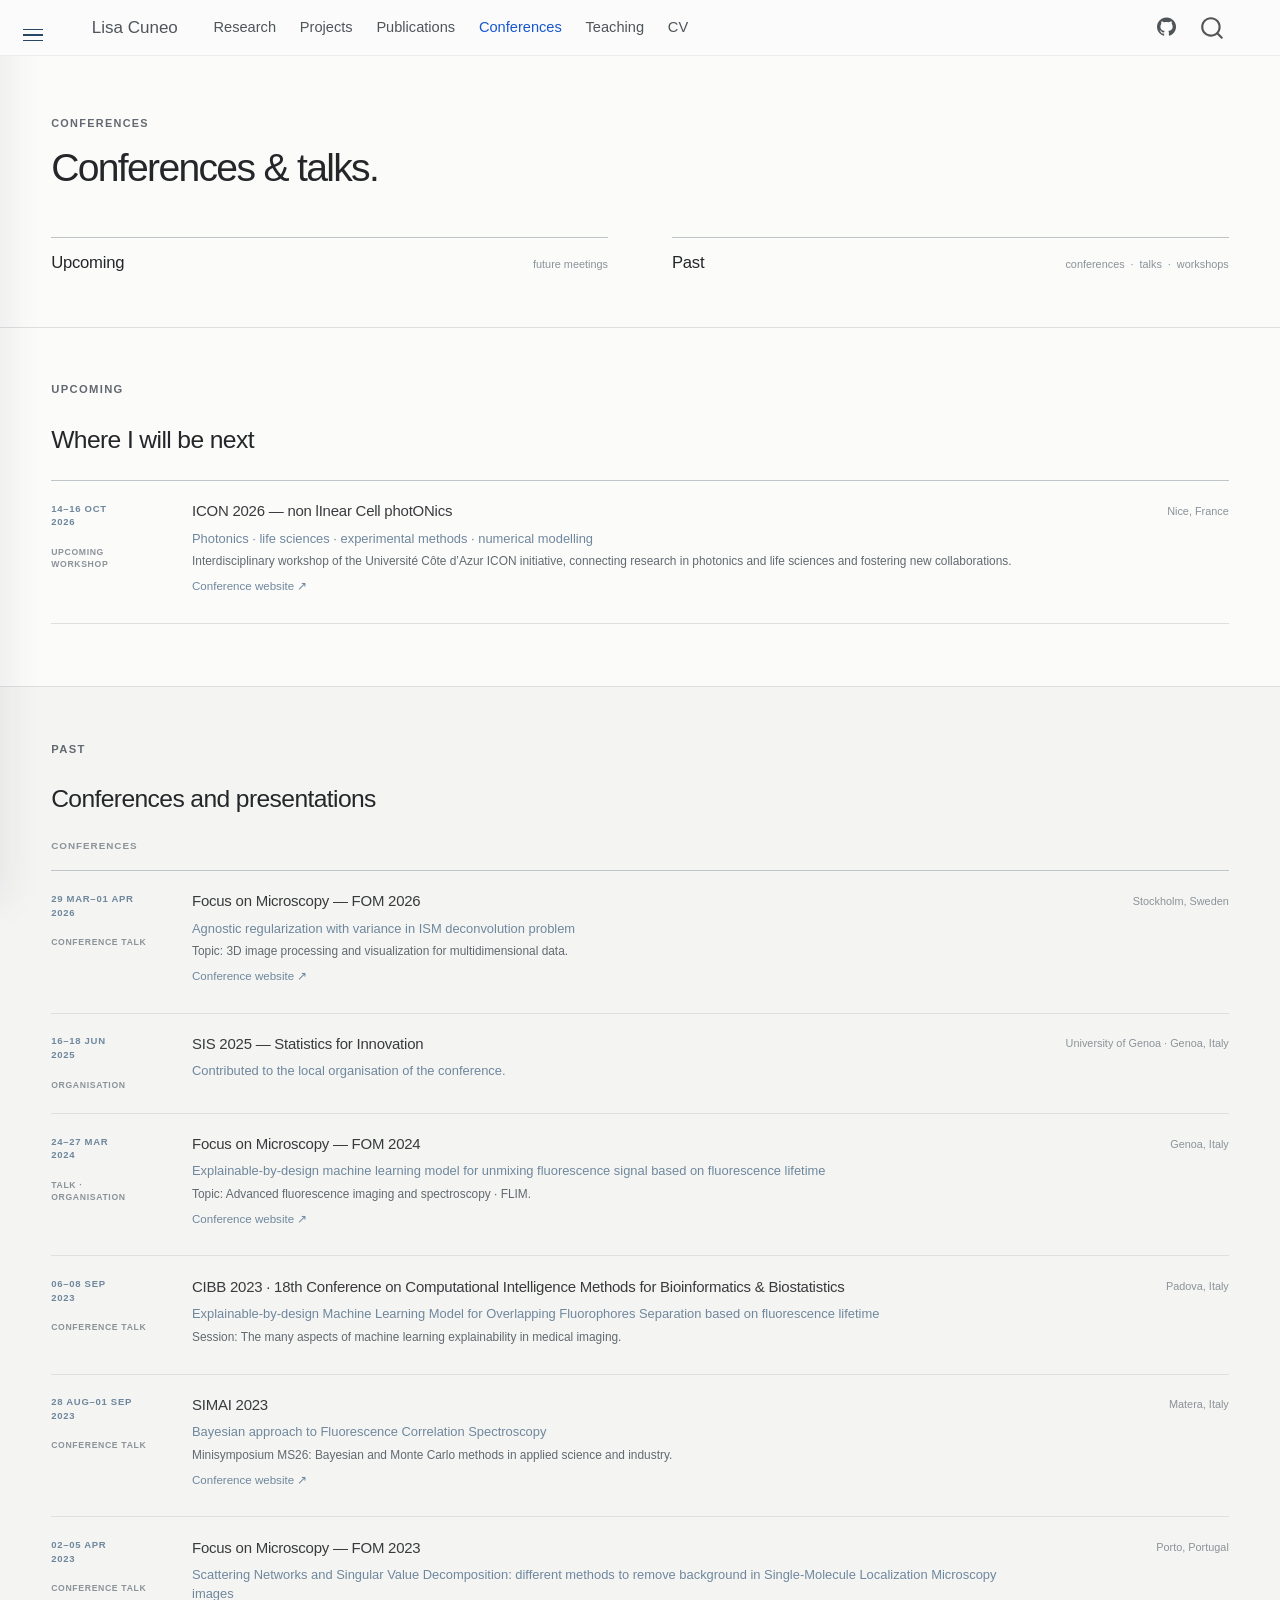
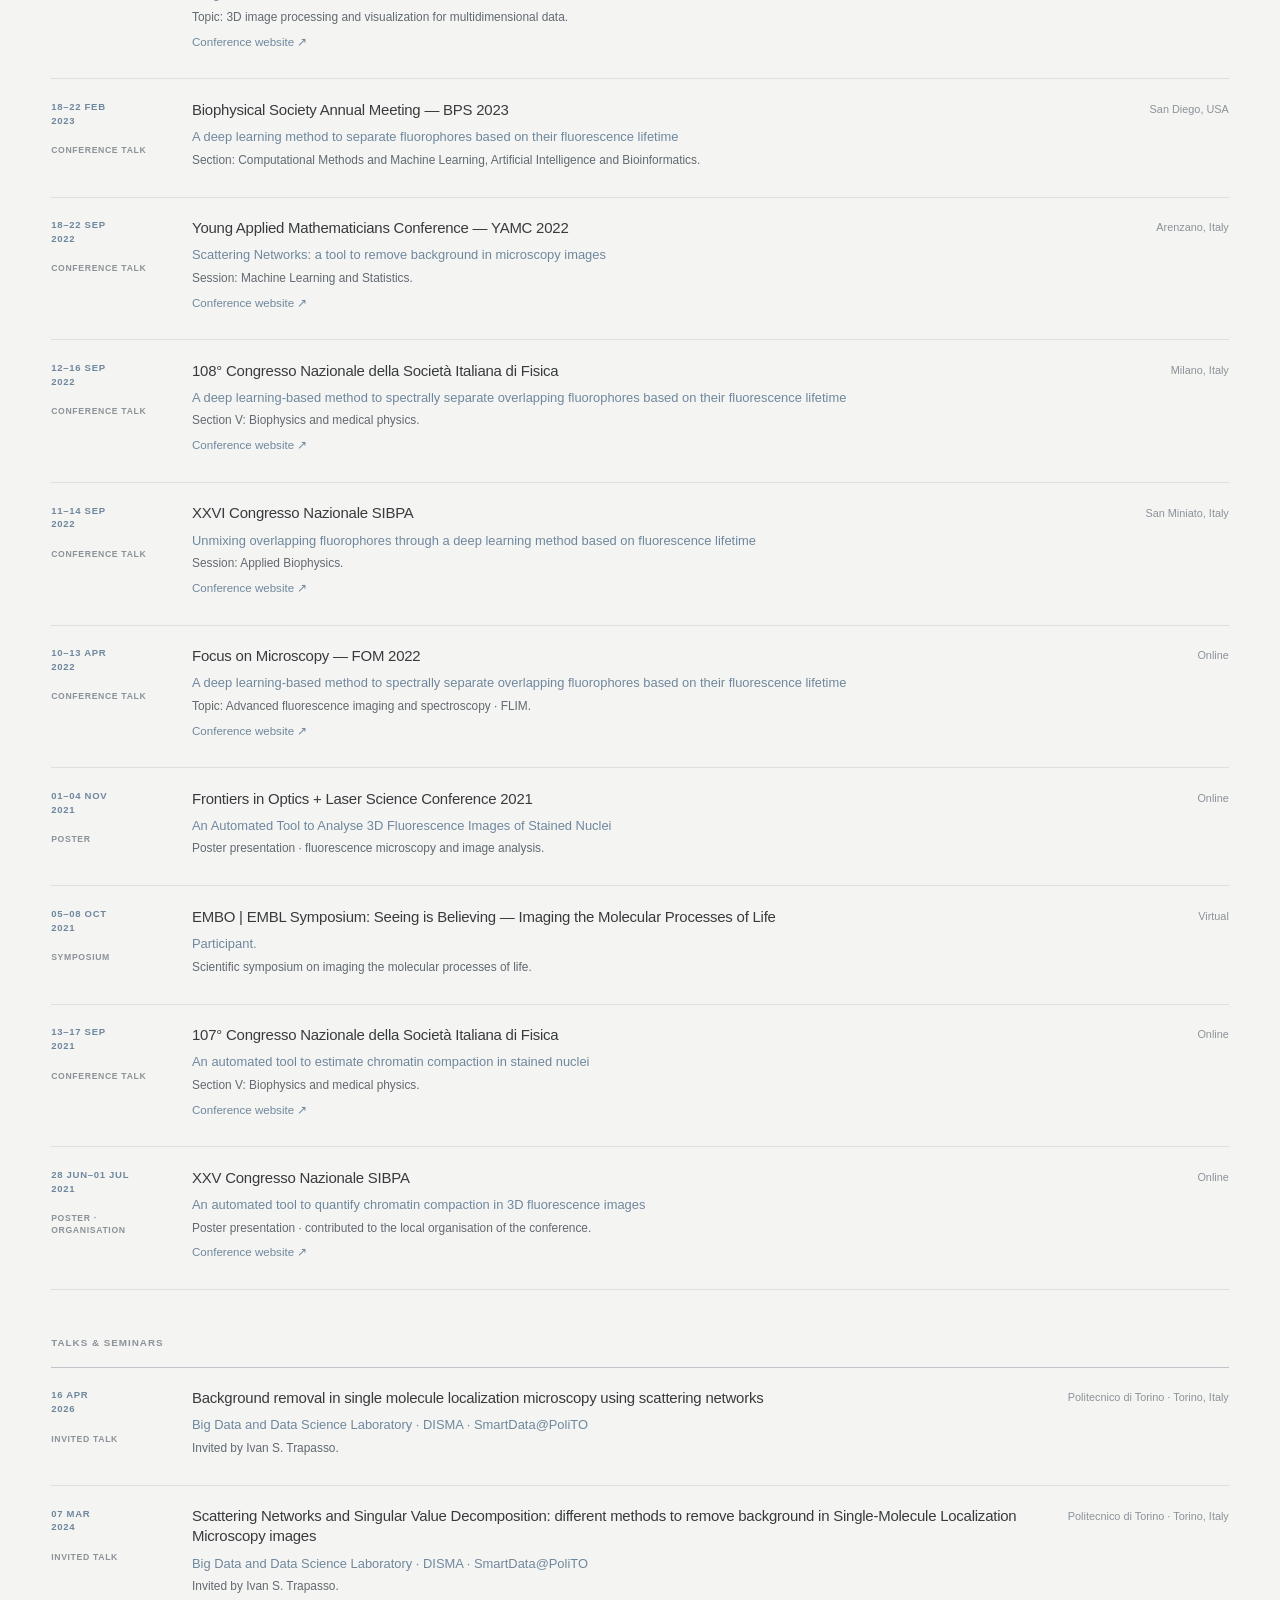
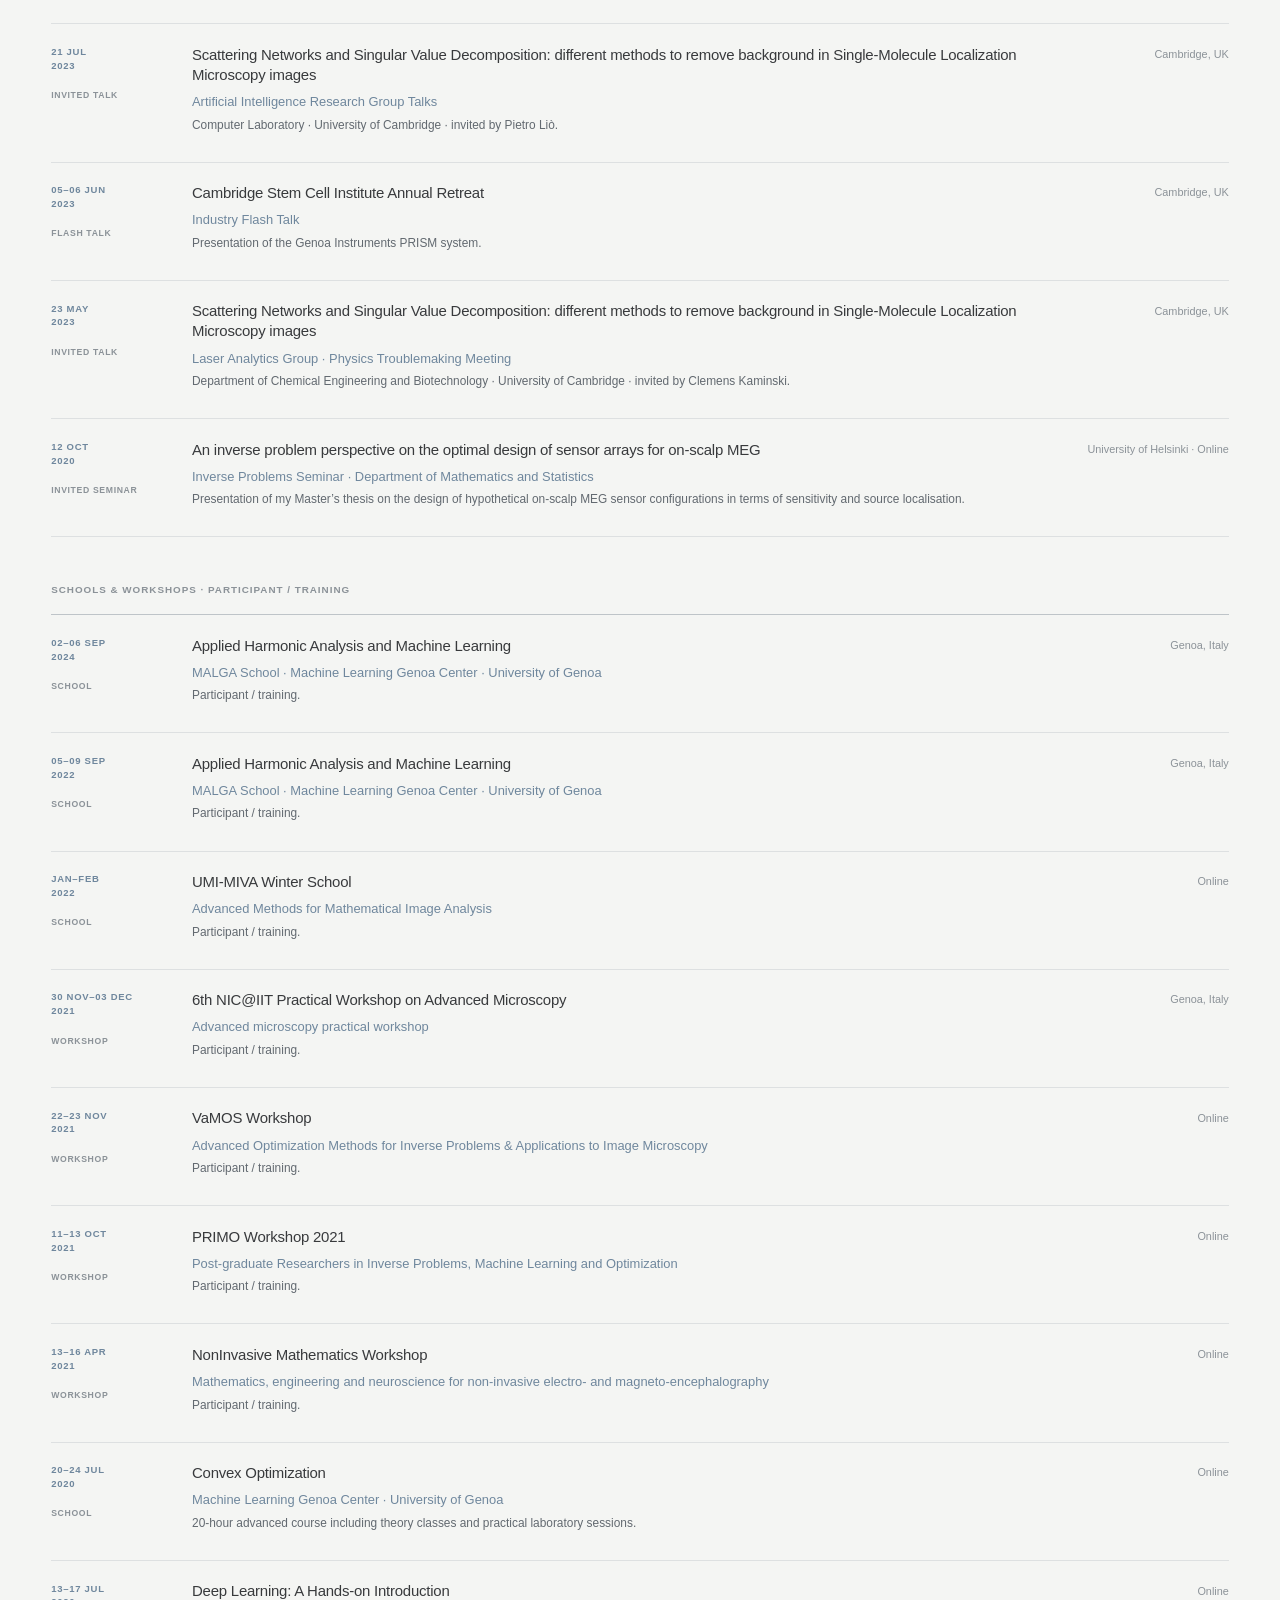
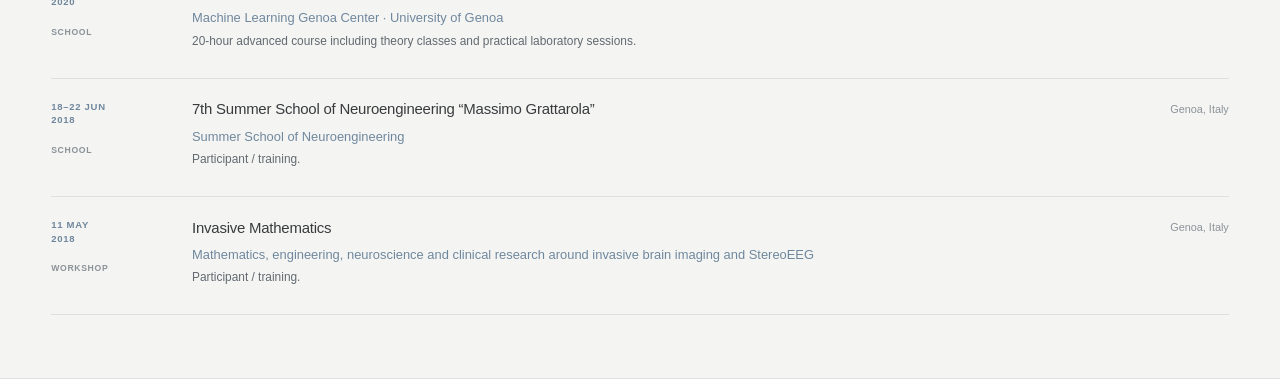
<file: conferences.html>
<!DOCTYPE html>
<html xmlns="http://www.w3.org/1999/xhtml" lang="en" xml:lang="en"><head>

<meta charset="utf-8">
<meta name="generator" content="quarto-1.10.18">

<meta name="viewport" content="width=device-width, initial-scale=1.0, user-scalable=yes">


<title>conferences – Lisa Cuneo</title>
<style>
/* Default styles provided by pandoc.
** See https://pandoc.org/MANUAL.html#variables-for-html for config info.
*/
span.smallcaps{font-variant: small-caps;}
div.columns{display: flex; gap: 1.5em;}
div.column{flex: auto;}
@media screen {
div.columns{gap: min(4vw, 1.5em);}
div.column{overflow-x: auto;}
}
div.hanging-indent{margin-left: 1.5em; text-indent: -1.5em;}
ul.task-list{list-style: none;}
ul.task-list li input[type="checkbox"] {
  width: 0.8em;
  margin: 0 0.8em 0.2em -1em; /* quarto-specific, see https://github.com/quarto-dev/quarto-cli/issues/4556 */ 
  vertical-align: middle;
}
</style>


<script src="site_libs/quarto-nav/quarto-nav.js"></script>
<script src="site_libs/quarto-nav/headroom.min.js"></script>
<script src="site_libs/clipboard/clipboard.min.js"></script>
<script src="site_libs/quarto-search/autocomplete.umd.js"></script>
<script src="site_libs/quarto-search/fuse.min.js"></script>
<script src="site_libs/quarto-search/quarto-search.js"></script>
<meta name="quarto:offset" content="./">
<script src="site_libs/quarto-html/quarto.js" type="module"></script>
<script src="site_libs/quarto-html/tabsets/tabsets.js" type="module"></script>
<script src="site_libs/quarto-html/popper.min.js"></script>
<script src="site_libs/quarto-html/tippy.umd.min.js"></script>
<script src="site_libs/quarto-html/anchor.min.js"></script>
<link href="site_libs/quarto-html/tippy.css" rel="stylesheet">
<link href="site_libs/quarto-html/quarto-syntax-highlighting-64a204ab8560d761af7679ceaba22944.css" rel="stylesheet" id="quarto-text-highlighting-styles">
<script src="site_libs/bootstrap/bootstrap.min.js"></script>
<link href="site_libs/bootstrap/bootstrap-icons.css" rel="stylesheet">
<link href="site_libs/bootstrap/bootstrap-ebf07c2d505cd30ce82c008193a76013.min.css" rel="stylesheet" append-hash="true" id="quarto-bootstrap" data-mode="light">
<script id="quarto-search-options" type="application/json">{
  "location": "navbar",
  "copy-button": false,
  "collapse-after": 3,
  "panel-placement": "end",
  "type": "overlay",
  "limit": 50,
  "keyboard-shortcut": [
    "f",
    "/",
    "s"
  ],
  "show-item-context": false,
  "language": {
    "search-no-results-text": "No results",
    "search-matching-documents-text": "matching documents",
    "search-copy-link-title": "Copy link to search",
    "search-hide-matches-text": "Hide additional matches",
    "search-more-match-text": "more match in this document",
    "search-more-matches-text": "more matches in this document",
    "search-clear-button-title": "Clear",
    "search-text-placeholder": "",
    "search-detached-cancel-button-title": "Cancel",
    "search-submit-button-title": "Submit",
    "search-label": "Search"
  }
}</script>


<link rel="stylesheet" href="styles.css">
<link rel="stylesheet" href="conferences.css">
<meta property="og:title" content="Lisa Cuneo">
<meta property="og:site_name" content="Lisa Cuneo">
<link rel="canonical" href="https://lisacuneo.github.io/conferences.html">
</head>

<body class="nav-fixed quarto-light">

<div id="quarto-search-results"></div>
  <header id="quarto-header" class="headroom fixed-top">
    <nav class="navbar navbar-expand-lg " data-bs-theme="dark">
      <div class="navbar-container container-fluid">
      <div class="navbar-brand-container mx-auto">
    <a class="navbar-brand" href="./index.html">
    <span class="navbar-title">Lisa Cuneo</span>
    </a>
  </div>
            <div id="quarto-search" class="" title="Search"></div>
          <button class="navbar-toggler" type="button" data-bs-toggle="collapse" data-bs-target="#navbarCollapse" aria-controls="navbarCollapse" role="menu" aria-expanded="false" aria-label="Toggle navigation" onclick="if (window.quartoToggleHeadroom) { window.quartoToggleHeadroom(); }">
  <span class="navbar-toggler-icon"></span>
</button>
          <div class="collapse navbar-collapse" id="navbarCollapse">
            <ul class="navbar-nav navbar-nav-scroll me-auto">
  <li class="nav-item">
    <a class="nav-link" href="./research.html"> 
<span class="menu-text">Research</span></a>
  </li>  
  <li class="nav-item">
    <a class="nav-link" href="./projects.html"> 
<span class="menu-text">Projects</span></a>
  </li>  
  <li class="nav-item">
    <a class="nav-link" href="./publications.html"> 
<span class="menu-text">Publications</span></a>
  </li>  
  <li class="nav-item">
    <a class="nav-link active" href="./conferences.html" aria-current="page"> 
<span class="menu-text">Conferences</span></a>
  </li>  
  <li class="nav-item">
    <a class="nav-link" href="./teaching.html"> 
<span class="menu-text">Teaching</span></a>
  </li>  
  <li class="nav-item">
    <a class="nav-link" href="./cv.pdf"> 
<span class="menu-text">CV</span></a>
  </li>  
</ul>
            <ul class="navbar-nav navbar-nav-scroll ms-auto">
  <li class="nav-item compact">
    <a class="nav-link" href="https://github.com/LisaCuneo"> <i class="bi bi-github" role="img" aria-label="GitHub">
</i> 
<span class="menu-text"></span></a>
  </li>  
</ul>
          </div> <!-- /navcollapse -->
            <div class="quarto-navbar-tools">
</div>
      </div> <!-- /container-fluid -->
    </nav>
</header>
<!-- content -->
<div id="quarto-content" class="quarto-container page-columns page-rows-contents page-layout-full page-navbar">
<!-- sidebar -->
<!-- margin-sidebar -->
    
<!-- main -->
<main class="content page-columns page-full column-body" id="quarto-document-content"><header id="title-block-header" class="quarto-title-block"></header>




<!-- =======================================================
     CONFERENCES — HEADER
     ======================================================= -->
<section class="conferences-header page-columns page-full">
<div class="conferences-header-inner column-screen-inset">
<div class="conferences-overline">
<p>CONFERENCES</p>
</div>
<div class="conferences-header-grid">
<div class="conferences-title" role="heading" aria-level="1">
<p>Conferences &amp; talks.</p>
</div>
</div>
<!-- =======================================================
     OVERVIEW
     ======================================================= -->
<div class="conferences-overview">
<div class="conferences-overview-item">
<p><a href="#upcoming" class="conferences-overview-title"> Upcoming </a></p>
<p><span class="conferences-overview-count"> future meetings </span></p>
</div>
<div class="conferences-overview-item">
<p><a href="#past" class="conferences-overview-title"> Past </a></p>
<p><span class="conferences-overview-count conferences-overview-links"> <a href="#conferences">conferences</a><span>·</span><a href="#talks">talks</a><span>·</span><a href="#workshops">workshops</a> </span></p>
</div>
</div>
</div>
</section>
<!-- =======================================================
     UPCOMING
     ======================================================= -->
<section class="conferences-section page-columns page-full" id="upcoming">
<div class="conferences-inner column-screen-inset">
<div class="conferences-section-header">
<div class="section-overline">
<p>UPCOMING</p>
</div>
<h2 class="anchored">
Where I will be next
</h2>
</div>
<div class="conference-list">
<article class="conference-entry conference-entry-upcoming">
<div class="conference-meta">
<div class="conference-date">
<p><span class="conference-date-main">14–16 OCT</span> <span class="conference-date-year">2026</span></p>
</div>
<div class="conference-kind">
<p>UPCOMING WORKSHOP</p>
</div>
</div>
<div class="conference-main">
<h3 class="anchored">
ICON 2026 — non lInear Cell photONics
</h3>
<p class="conference-context">
Photonics · life sciences · experimental methods · numerical modelling
</p>
<p class="conference-detail">
Interdisciplinary workshop of the Université Côte d’Azur ICON initiative, connecting research in photonics and life sciences and fostering new collaborations.
</p>
<p><a href="https://icon2026.sciencesconf.org/" class="conference-website" target="_blank" rel="noopener noreferrer"> Conference website ↗ </a></p>
</div>
<div class="conference-place">
<p>Nice, France</p>
</div>
</article>
</div>
</div>
</section>
<!-- =======================================================
     PAST
     ======================================================= -->
<section class="conferences-section conferences-section-alt page-columns page-full" id="past">
<div class="conferences-inner column-screen-inset">
<div class="conferences-section-header">
<div class="section-overline">
<p>PAST</p>
</div>
<h2 class="anchored">
Conferences and presentations
</h2>
</div>
<div id="conferences" class="conference-category-section">
<div class="conference-category-heading">
<p>CONFERENCES</p>
</div>
<div class="conference-list">
<article class="conference-entry">
<div class="conference-meta">
<div class="conference-date">
<p><span class="conference-date-main">29 MAR–01 APR</span> <span class="conference-date-year">2026</span></p>
</div>
<div class="conference-kind">
CONFERENCE TALK
</div>
</div>
<div class="conference-main">
<h3 class="anchored">
Focus on Microscopy — FOM 2026
</h3>
<p class="conference-context">
Agnostic regularization with variance in ISM deconvolution problem
</p>
<p class="conference-detail">
Topic: 3D image processing and visualization for multidimensional data.
</p>
<p><a href="https://www.focusonmicroscopy.org/2026-home/" class="conference-website" target="_blank" rel="noopener noreferrer">Conference website ↗</a></p>
</div>
<div class="conference-place">
Stockholm, Sweden
</div>
</article>
<article class="conference-entry">
<div class="conference-meta">
<div class="conference-date">
<p><span class="conference-date-main">16–18 JUN</span> <span class="conference-date-year">2025</span></p>
</div>
<div class="conference-kind">
ORGANISATION
</div>
</div>
<div class="conference-main">
<h3 class="anchored">
SIS 2025 — Statistics for Innovation
</h3>
<p class="conference-context">
Contributed to the local organisation of the conference.
</p>
</div>
<div class="conference-place">
University of Genoa · Genoa, Italy
</div>
</article>
<article class="conference-entry">
<div class="conference-meta">
<div class="conference-date">
<p><span class="conference-date-main">24–27 MAR</span> <span class="conference-date-year">2024</span></p>
</div>
<div class="conference-kind">
TALK · ORGANISATION
</div>
</div>
<div class="conference-main">
<h3 class="anchored">
Focus on Microscopy — FOM 2024
</h3>
<p class="conference-context">
Explainable-by-design machine learning model for unmixing fluorescence signal based on fluorescence lifetime
</p>
<p class="conference-detail">
Topic: Advanced fluorescence imaging and spectroscopy · FLIM.
</p>
<p><a href="https://www.focusonmicroscopy.org/2024-home/" class="conference-website" target="_blank" rel="noopener noreferrer">Conference website ↗</a></p>
</div>
<div class="conference-place">
Genoa, Italy
</div>
</article>
<article class="conference-entry">
<div class="conference-meta">
<div class="conference-date">
<p><span class="conference-date-main">06–08 SEP</span> <span class="conference-date-year">2023</span></p>
</div>
<div class="conference-kind">
CONFERENCE TALK
</div>
</div>
<div class="conference-main">
<h3 class="anchored">
CIBB 2023 · 18th Conference on Computational Intelligence Methods for Bioinformatics &amp; Biostatistics
</h3>
<p class="conference-context">
Explainable-by-design Machine Learning Model for Overlapping Fluorophores Separation based on fluorescence lifetime
</p>
<p class="conference-detail">
Session: The many aspects of machine learning explainability in medical imaging.
</p>
</div>
<div class="conference-place">
Padova, Italy
</div>
</article>
<article class="conference-entry">
<div class="conference-meta">
<div class="conference-date">
<p><span class="conference-date-main">28 AUG–01 SEP</span> <span class="conference-date-year">2023</span></p>
</div>
<div class="conference-kind">
CONFERENCE TALK
</div>
</div>
<div class="conference-main">
<h3 class="anchored">
SIMAI 2023
</h3>
<p class="conference-context">
Bayesian approach to Fluorescence Correlation Spectroscopy
</p>
<p class="conference-detail">
Minisymposium MS26: Bayesian and Monte Carlo methods in applied science and industry.
</p>
<p><a href="https://web.unibas.it/simai2023/" class="conference-website" target="_blank" rel="noopener noreferrer">Conference website ↗</a></p>
</div>
<div class="conference-place">
Matera, Italy
</div>
</article>
<article class="conference-entry">
<div class="conference-meta">
<div class="conference-date">
<p><span class="conference-date-main">02–05 APR</span> <span class="conference-date-year">2023</span></p>
</div>
<div class="conference-kind">
CONFERENCE TALK
</div>
</div>
<div class="conference-main">
<h3 class="anchored">
Focus on Microscopy — FOM 2023
</h3>
<p class="conference-context">
Scattering Networks and Singular Value Decomposition: different methods to remove background in Single-Molecule Localization Microscopy images
</p>
<p class="conference-detail">
Topic: 3D image processing and visualization for multidimensional data.
</p>
<p><a href="https://www.focusonmicroscopy.org/2023-home/" class="conference-website" target="_blank" rel="noopener noreferrer">Conference website ↗</a></p>
</div>
<div class="conference-place">
Porto, Portugal
</div>
</article>
<article class="conference-entry">
<div class="conference-meta">
<div class="conference-date">
<p><span class="conference-date-main">18–22 FEB</span> <span class="conference-date-year">2023</span></p>
</div>
<div class="conference-kind">
CONFERENCE TALK
</div>
</div>
<div class="conference-main">
<h3 class="anchored">
Biophysical Society Annual Meeting — BPS 2023
</h3>
<p class="conference-context">
A deep learning method to separate fluorophores based on their fluorescence lifetime
</p>
<p class="conference-detail">
Section: Computational Methods and Machine Learning, Artificial Intelligence and Bioinformatics.
</p>
</div>
<div class="conference-place">
San Diego, USA
</div>
</article>
<article class="conference-entry">
<div class="conference-meta">
<div class="conference-date">
<p><span class="conference-date-main">18–22 SEP</span> <span class="conference-date-year">2022</span></p>
</div>
<div class="conference-kind">
CONFERENCE TALK
</div>
</div>
<div class="conference-main">
<h3 class="anchored">
Young Applied Mathematicians Conference — YAMC 2022
</h3>
<p class="conference-context">
Scattering Networks: a tool to remove background in microscopy images
</p>
<p class="conference-detail">
Session: Machine Learning and Statistics.
</p>
<p><a href="https://mida.unige.it/yamc_2022" class="conference-website" target="_blank" rel="noopener noreferrer">Conference website ↗</a></p>
</div>
<div class="conference-place">
Arenzano, Italy
</div>
</article>
<article class="conference-entry">
<div class="conference-meta">
<div class="conference-date">
<p><span class="conference-date-main">12–16 SEP</span> <span class="conference-date-year">2022</span></p>
</div>
<div class="conference-kind">
CONFERENCE TALK
</div>
</div>
<div class="conference-main">
<h3 class="anchored">
108° Congresso Nazionale della Società Italiana di Fisica
</h3>
<p class="conference-context">
A deep learning-based method to spectrally separate overlapping fluorophores based on their fluorescence lifetime
</p>
<p class="conference-detail">
Section V: Biophysics and medical physics.
</p>
<p><a href="https://www.sif.it/attivita/congresso/108" class="conference-website" target="_blank" rel="noopener noreferrer">Conference website ↗</a></p>
</div>
<div class="conference-place">
Milano, Italy
</div>
</article>
<article class="conference-entry">
<div class="conference-meta">
<div class="conference-date">
<p><span class="conference-date-main">11–14 SEP</span> <span class="conference-date-year">2022</span></p>
</div>
<div class="conference-kind">
CONFERENCE TALK
</div>
</div>
<div class="conference-main">
<h3 class="anchored">
XXVI Congresso Nazionale SIBPA
</h3>
<p class="conference-context">
Unmixing overlapping fluorophores through a deep learning method based on fluorescence lifetime
</p>
<p class="conference-detail">
Session: Applied Biophysics.
</p>
<p><a href="https://www.sibpa.it/CongressoNazionaleSIBPASanMiniato/" class="conference-website" target="_blank" rel="noopener noreferrer">Conference website ↗</a></p>
</div>
<div class="conference-place">
San Miniato, Italy
</div>
</article>
<article class="conference-entry">
<div class="conference-meta">
<div class="conference-date">
<p><span class="conference-date-main">10–13 APR</span> <span class="conference-date-year">2022</span></p>
</div>
<div class="conference-kind">
CONFERENCE TALK
</div>
</div>
<div class="conference-main">
<h3 class="anchored">
Focus on Microscopy — FOM 2022
</h3>
<p class="conference-context">
A deep learning-based method to spectrally separate overlapping fluorophores based on their fluorescence lifetime
</p>
<p class="conference-detail">
Topic: Advanced fluorescence imaging and spectroscopy · FLIM.
</p>
<p><a href="https://www.focusonmicroscopy.org/2022-home/" class="conference-website" target="_blank" rel="noopener noreferrer">Conference website ↗</a></p>
</div>
<div class="conference-place">
Online
</div>
</article>
<article class="conference-entry">
<div class="conference-meta">
<div class="conference-date">
<p><span class="conference-date-main">01–04 NOV</span> <span class="conference-date-year">2021</span></p>
</div>
<div class="conference-kind">
POSTER
</div>
</div>
<div class="conference-main">
<h3 class="anchored">
Frontiers in Optics + Laser Science Conference 2021
</h3>
<p class="conference-context">
An Automated Tool to Analyse 3D Fluorescence Images of Stained Nuclei
</p>
<p class="conference-detail">
Poster presentation · fluorescence microscopy and image analysis.
</p>
</div>
<div class="conference-place">
Online
</div>
</article>
<article class="conference-entry">
<div class="conference-meta">
<div class="conference-date">
<p><span class="conference-date-main">05–08 OCT</span> <span class="conference-date-year">2021</span></p>
</div>
<div class="conference-kind">
SYMPOSIUM
</div>
</div>
<div class="conference-main">
<h3 class="anchored">
EMBO | EMBL Symposium: Seeing is Believing — Imaging the Molecular Processes of Life
</h3>
<p class="conference-context">
Participant.
</p>
<p class="conference-detail">
Scientific symposium on imaging the molecular processes of life.
</p>
</div>
<div class="conference-place">
Virtual
</div>
</article>
<article class="conference-entry">
<div class="conference-meta">
<div class="conference-date">
<p><span class="conference-date-main">13–17 SEP</span> <span class="conference-date-year">2021</span></p>
</div>
<div class="conference-kind">
CONFERENCE TALK
</div>
</div>
<div class="conference-main">
<h3 class="anchored">
107° Congresso Nazionale della Società Italiana di Fisica
</h3>
<p class="conference-context">
An automated tool to estimate chromatin compaction in stained nuclei
</p>
<p class="conference-detail">
Section V: Biophysics and medical physics.
</p>
<p><a href="https://www.sif.it/attivita/congresso/107" class="conference-website" target="_blank" rel="noopener noreferrer">Conference website ↗</a></p>
</div>
<div class="conference-place">
Online
</div>
</article>
<article class="conference-entry">
<div class="conference-meta">
<div class="conference-date">
<p><span class="conference-date-main">28 JUN–01 JUL</span> <span class="conference-date-year">2021</span></p>
</div>
<div class="conference-kind">
POSTER · ORGANISATION
</div>
</div>
<div class="conference-main">
<h3 class="anchored">
XXV Congresso Nazionale SIBPA
</h3>
<p class="conference-context">
An automated tool to quantify chromatin compaction in 3D fluorescence images
</p>
<p class="conference-detail">
Poster presentation · contributed to the local organisation of the conference.
</p>
<p><a href="https://www.sibpa.it/CongressoNazionaleSIBPAParma/" class="conference-website" target="_blank" rel="noopener noreferrer">Conference website ↗</a></p>
</div>
<div class="conference-place">
Online
</div>
</article>
</div>
</div>
<div id="talks" class="conference-category-section">
<div class="conference-category-heading">
<p>TALKS &amp; SEMINARS</p>
</div>
<div class="conference-list">
<article class="conference-entry">
<div class="conference-meta">
<div class="conference-date">
<p><span class="conference-date-main">16 APR</span> <span class="conference-date-year">2026</span></p>
</div>
<div class="conference-kind">
<p>INVITED TALK</p>
</div>
</div>
<div class="conference-main">
<h3 class="anchored">
Background removal in single molecule localization microscopy using scattering networks
</h3>
<p class="conference-context">
Big Data and Data Science Laboratory · DISMA · SmartData@PoliTO
</p>
<p class="conference-detail">
Invited by Ivan S. Trapasso.
</p>
</div>
<div class="conference-place">
<p>Politecnico di Torino · Torino, Italy</p>
</div>
</article>
<article class="conference-entry">
<div class="conference-meta">
<div class="conference-date">
<p><span class="conference-date-main">07 MAR</span> <span class="conference-date-year">2024</span></p>
</div>
<div class="conference-kind">
<p>INVITED TALK</p>
</div>
</div>
<div class="conference-main">
<h3 class="anchored">
Scattering Networks and Singular Value Decomposition: different methods to remove background in Single-Molecule Localization Microscopy images
</h3>
<p class="conference-context">
Big Data and Data Science Laboratory · DISMA · SmartData@PoliTO
</p>
<p class="conference-detail">
Invited by Ivan S. Trapasso.
</p>
</div>
<div class="conference-place">
<p>Politecnico di Torino · Torino, Italy</p>
</div>
</article>
<article class="conference-entry">
<div class="conference-meta">
<div class="conference-date">
<p><span class="conference-date-main">21 JUL</span> <span class="conference-date-year">2023</span></p>
</div>
<div class="conference-kind">
<p>INVITED TALK</p>
</div>
</div>
<div class="conference-main">
<h3 class="anchored">
Scattering Networks and Singular Value Decomposition: different methods to remove background in Single-Molecule Localization Microscopy images
</h3>
<p class="conference-context">
Artificial Intelligence Research Group Talks
</p>
<p class="conference-detail">
Computer Laboratory · University of Cambridge · invited by Pietro Liò.
</p>
</div>
<div class="conference-place">
<p>Cambridge, UK</p>
</div>
</article>
<article class="conference-entry">
<div class="conference-meta">
<div class="conference-date">
<p><span class="conference-date-main">05–06 JUN</span> <span class="conference-date-year">2023</span></p>
</div>
<div class="conference-kind">
<p>FLASH TALK</p>
</div>
</div>
<div class="conference-main">
<h3 class="anchored">
Cambridge Stem Cell Institute Annual Retreat
</h3>
<p class="conference-context">
Industry Flash Talk
</p>
<p class="conference-detail">
Presentation of the Genoa Instruments PRISM system.
</p>
</div>
<div class="conference-place">
<p>Cambridge, UK</p>
</div>
</article>
<article class="conference-entry">
<div class="conference-meta">
<div class="conference-date">
<p><span class="conference-date-main">23 MAY</span> <span class="conference-date-year">2023</span></p>
</div>
<div class="conference-kind">
<p>INVITED TALK</p>
</div>
</div>
<div class="conference-main">
<h3 class="anchored">
Scattering Networks and Singular Value Decomposition: different methods to remove background in Single-Molecule Localization Microscopy images
</h3>
<p class="conference-context">
Laser Analytics Group · Physics Troublemaking Meeting
</p>
<p class="conference-detail">
Department of Chemical Engineering and Biotechnology · University of Cambridge · invited by Clemens Kaminski.
</p>
</div>
<div class="conference-place">
<p>Cambridge, UK</p>
</div>
</article>
<article class="conference-entry">
<div class="conference-meta">
<div class="conference-date">
<p><span class="conference-date-main">12 OCT</span> <span class="conference-date-year">2020</span></p>
</div>
<div class="conference-kind">
<p>INVITED SEMINAR</p>
</div>
</div>
<div class="conference-main">
<h3 class="anchored">
An inverse problem perspective on the optimal design of sensor arrays for on-scalp MEG
</h3>
<p class="conference-context">
Inverse Problems Seminar · Department of Mathematics and Statistics
</p>
<p class="conference-detail">
Presentation of my Master’s thesis on the design of hypothetical on-scalp MEG sensor configurations in terms of sensitivity and source localisation.
</p>
</div>
<div class="conference-place">
<p>University of Helsinki · Online</p>
</div>
</article>
</div>
</div>
<div id="workshops" class="conference-category-section">
<div class="conference-category-heading">
<p>SCHOOLS &amp; WORKSHOPS · PARTICIPANT / TRAINING</p>
</div>
<div class="conference-list">
<article class="conference-entry">
<div class="conference-meta">
<div class="conference-date">
<p><span class="conference-date-main">02–06 SEP</span> <span class="conference-date-year">2024</span></p>
</div>
<div class="conference-kind">
SCHOOL
</div>
</div>
<div class="conference-main">
<h3 class="anchored">
Applied Harmonic Analysis and Machine Learning
</h3>
<p class="conference-context">
MALGA School · Machine Learning Genoa Center · University of Genoa
</p>
<p class="conference-detail">
Participant / training.
</p>
</div>
<div class="conference-place">
Genoa, Italy
</div>
</article>
<article class="conference-entry">
<div class="conference-meta">
<div class="conference-date">
<p><span class="conference-date-main">05–09 SEP</span> <span class="conference-date-year">2022</span></p>
</div>
<div class="conference-kind">
SCHOOL
</div>
</div>
<div class="conference-main">
<h3 class="anchored">
Applied Harmonic Analysis and Machine Learning
</h3>
<p class="conference-context">
MALGA School · Machine Learning Genoa Center · University of Genoa
</p>
<p class="conference-detail">
Participant / training.
</p>
</div>
<div class="conference-place">
Genoa, Italy
</div>
</article>
<article class="conference-entry">
<div class="conference-meta">
<div class="conference-date">
<p><span class="conference-date-main">JAN–FEB</span> <span class="conference-date-year">2022</span></p>
</div>
<div class="conference-kind">
SCHOOL
</div>
</div>
<div class="conference-main">
<h3 class="anchored">
UMI-MIVA Winter School
</h3>
<p class="conference-context">
Advanced Methods for Mathematical Image Analysis
</p>
<p class="conference-detail">
Participant / training.
</p>
</div>
<div class="conference-place">
Online
</div>
</article>
<article class="conference-entry">
<div class="conference-meta">
<div class="conference-date">
<p><span class="conference-date-main">30 NOV–03 DEC</span> <span class="conference-date-year">2021</span></p>
</div>
<div class="conference-kind">
WORKSHOP
</div>
</div>
<div class="conference-main">
<h3 class="anchored">
6th NIC@IIT Practical Workshop on Advanced Microscopy
</h3>
<p class="conference-context">
Advanced microscopy practical workshop
</p>
<p class="conference-detail">
Participant / training.
</p>
</div>
<div class="conference-place">
Genoa, Italy
</div>
</article>
<article class="conference-entry">
<div class="conference-meta">
<div class="conference-date">
<p><span class="conference-date-main">22–23 NOV</span> <span class="conference-date-year">2021</span></p>
</div>
<div class="conference-kind">
WORKSHOP
</div>
</div>
<div class="conference-main">
<h3 class="anchored">
VaMOS Workshop
</h3>
<p class="conference-context">
Advanced Optimization Methods for Inverse Problems &amp; Applications to Image Microscopy
</p>
<p class="conference-detail">
Participant / training.
</p>
</div>
<div class="conference-place">
Online
</div>
</article>
<article class="conference-entry">
<div class="conference-meta">
<div class="conference-date">
<p><span class="conference-date-main">11–13 OCT</span> <span class="conference-date-year">2021</span></p>
</div>
<div class="conference-kind">
WORKSHOP
</div>
</div>
<div class="conference-main">
<h3 class="anchored">
PRIMO Workshop 2021
</h3>
<p class="conference-context">
Post-graduate Researchers in Inverse Problems, Machine Learning and Optimization
</p>
<p class="conference-detail">
Participant / training.
</p>
</div>
<div class="conference-place">
Online
</div>
</article>
<article class="conference-entry">
<div class="conference-meta">
<div class="conference-date">
<p><span class="conference-date-main">13–16 APR</span> <span class="conference-date-year">2021</span></p>
</div>
<div class="conference-kind">
WORKSHOP
</div>
</div>
<div class="conference-main">
<h3 class="anchored">
NonInvasive Mathematics Workshop
</h3>
<p class="conference-context">
Mathematics, engineering and neuroscience for non-invasive electro- and magneto-encephalography
</p>
<p class="conference-detail">
Participant / training.
</p>
</div>
<div class="conference-place">
Online
</div>
</article>
<article class="conference-entry">
<div class="conference-meta">
<div class="conference-date">
<p><span class="conference-date-main">20–24 JUL</span> <span class="conference-date-year">2020</span></p>
</div>
<div class="conference-kind">
SCHOOL
</div>
</div>
<div class="conference-main">
<h3 class="anchored">
Convex Optimization
</h3>
<p class="conference-context">
Machine Learning Genoa Center · University of Genoa
</p>
<p class="conference-detail">
20-hour advanced course including theory classes and practical laboratory sessions.
</p>
</div>
<div class="conference-place">
Online
</div>
</article>
<article class="conference-entry">
<div class="conference-meta">
<div class="conference-date">
<p><span class="conference-date-main">13–17 JUL</span> <span class="conference-date-year">2020</span></p>
</div>
<div class="conference-kind">
SCHOOL
</div>
</div>
<div class="conference-main">
<h3 class="anchored">
Deep Learning: A Hands-on Introduction
</h3>
<p class="conference-context">
Machine Learning Genoa Center · University of Genoa
</p>
<p class="conference-detail">
20-hour advanced course including theory classes and practical laboratory sessions.
</p>
</div>
<div class="conference-place">
Online
</div>
</article>
<article class="conference-entry">
<div class="conference-meta">
<div class="conference-date">
<p><span class="conference-date-main">18–22 JUN</span> <span class="conference-date-year">2018</span></p>
</div>
<div class="conference-kind">
SCHOOL
</div>
</div>
<div class="conference-main">
<h3 class="anchored">
7th Summer School of Neuroengineering “Massimo Grattarola”
</h3>
<p class="conference-context">
Summer School of Neuroengineering
</p>
<p class="conference-detail">
Participant / training.
</p>
</div>
<div class="conference-place">
Genoa, Italy
</div>
</article>
<article class="conference-entry">
<div class="conference-meta">
<div class="conference-date">
<p><span class="conference-date-main">11 MAY</span> <span class="conference-date-year">2018</span></p>
</div>
<div class="conference-kind">
WORKSHOP
</div>
</div>
<div class="conference-main">
<h3 class="anchored">
Invasive Mathematics
</h3>
<p class="conference-context">
Mathematics, engineering, neuroscience and clinical research around invasive brain imaging and StereoEEG
</p>
<p class="conference-detail">
Participant / training.
</p>
</div>
<div class="conference-place">
Genoa, Italy
</div>
</article>
</div>
</div>
</div>
</section>



</main> <!-- /main -->
<!-- =======================================================
     GLOBAL FLOATING NAVIGATION
     ======================================================= -->

<button class="floating-menu-button" id="floating-menu-button" type="button" aria-label="Open navigation menu" aria-expanded="false" aria-controls="floating-menu-drawer">
  <span></span>
  <span></span>
  <span></span>
</button>

<div class="floating-menu-overlay" id="floating-menu-overlay"></div>

<aside class="floating-menu-drawer" id="floating-menu-drawer" aria-hidden="true">

  <div class="floating-menu-label">
    NAVIGATION
  </div>

  <nav class="floating-menu-nav" aria-label="Site navigation">

    <a href="index.html" data-page-link="index.html">
      Home
    </a>

    <a href="research.html" data-page-link="research.html">
      Research
    </a>


    <!-- ===================================================
         PROJECTS
         =================================================== -->

    <div class="floating-menu-group" data-menu-group="projects">

      <div class="floating-menu-group-row">

        <a href="projects.html" class="floating-menu-parent-link" data-page-link="projects.html">
          Projects
        </a>

        <button class="floating-menu-toggle" type="button" aria-label="Show Projects sections" aria-expanded="false" aria-controls="floating-submenu-projects" data-menu-toggle="projects">
          <span aria-hidden="true">+</span>
        </button>

      </div>


      <div class="floating-menu-submenu" id="floating-submenu-projects" data-menu-submenu="projects">

        <a href="projects.html#model-based" data-section-page="projects.html" data-section-link="model-based">
          Model-based &amp; optimization
        </a>

        <a href="projects.html#learning" data-section-page="projects.html" data-section-link="learning">
          Physics-aware learning
        </a>

        <a href="projects.html#earlier-work" data-section-page="projects.html" data-section-link="earlier-work">
          Earlier work
        </a>

      </div>

    </div>




    <!-- ===================================================
         PUBLICATIONS
         =================================================== -->

    <div class="floating-menu-group" data-menu-group="publications">

      <div class="floating-menu-group-row">

        <a href="publications.html" class="floating-menu-parent-link" data-page-link="publications.html">
          Publications
        </a>

        <button class="floating-menu-toggle" type="button" aria-label="Show Publications sections" aria-expanded="false" aria-controls="floating-submenu-publications" data-menu-toggle="publications">
          <span aria-hidden="true">+</span>
        </button>

      </div>

      <div class="floating-menu-submenu" id="floating-submenu-publications" data-menu-submenu="publications">

        <a href="publications.html#published" data-section-page="publications.html" data-section-link="published">
          Published
        </a>

        <a href="publications.html#proceedings" data-section-page="publications.html" data-section-link="proceedings">
          Proceedings
        </a>

        <a href="publications.html#ongoing" data-section-page="publications.html" data-section-link="ongoing">
          Ongoing manuscripts
        </a>

      </div>

    </div>


    <!-- ===================================================
         CONFERENCES
         =================================================== -->

    <div class="floating-menu-group" data-menu-group="conferences">

      <div class="floating-menu-group-row">

        <a href="conferences.html" class="floating-menu-parent-link" data-page-link="conferences.html">
          Conferences
        </a>

        <button class="floating-menu-toggle" type="button" aria-label="Show Conferences sections" aria-expanded="false" aria-controls="floating-submenu-conferences" data-menu-toggle="conferences">
          <span aria-hidden="true">+</span>
        </button>

      </div>

      <div class="floating-menu-submenu" id="floating-submenu-conferences" data-menu-submenu="conferences">

        <a href="conferences.html#upcoming" data-section-page="conferences.html" data-section-link="upcoming">
          Upcoming
        </a>

        <a href="conferences.html#conferences" data-section-page="conferences.html" data-section-link="conferences">
          Conferences
        </a>

        <a href="conferences.html#talks" data-section-page="conferences.html" data-section-link="talks">
          Talks
        </a>

        <a href="conferences.html#workshops" data-section-page="conferences.html" data-section-link="workshops">
          Workshops
        </a>

      </div>

    </div>


    <a href="teaching.html" data-page-link="teaching.html">
      Teaching
    </a>

    <a href="cv.pdf">
      CV
    </a>

    <a href="mailto:lisa.cuneo@iit.it" class="floating-menu-contact">
      Contact
    </a>

  </nav>

</aside>

<script>
(function () {

  const body = document.body;
  const button = document.getElementById("floating-menu-button");
  const drawer = document.getElementById("floating-menu-drawer");
  const overlay = document.getElementById("floating-menu-overlay");

  if (!button || !drawer || !overlay) {
    return;
  }


  /* =====================================================
     SUBMENU STATE
     ===================================================== */

  function closeAllSubmenus() {

    drawer
      .querySelectorAll("[data-menu-submenu]")
      .forEach(function (submenu) {
        submenu.classList.remove("is-open");
      });

    drawer
      .querySelectorAll("[data-menu-group]")
      .forEach(function (group) {
        group.classList.remove("is-open");
      });

    drawer
      .querySelectorAll("[data-menu-toggle]")
      .forEach(function (toggle) {
        toggle.setAttribute("aria-expanded", "false");

        const groupName = toggle.getAttribute("data-menu-toggle");
        const label = groupName.charAt(0).toUpperCase() + groupName.slice(1);
        toggle.setAttribute("aria-label", "Show " + label + " sections");
      });
  }


  /* =====================================================
     DRAWER
     ===================================================== */

  function updateScrollState() {
    body.classList.toggle("nav-scrolled", window.scrollY > 8);
  }

  function openMenu() {
    /* Every time the drawer opens, start from the compact view. */
    closeAllSubmenus();

    body.classList.add("floating-menu-open");
    button.setAttribute("aria-expanded", "true");
    button.setAttribute("aria-label", "Close navigation menu");
    drawer.setAttribute("aria-hidden", "false");
  }

  function closeMenu() {
    body.classList.remove("floating-menu-open");
    button.setAttribute("aria-expanded", "false");
    button.setAttribute("aria-label", "Open navigation menu");
    drawer.setAttribute("aria-hidden", "true");
  }

  function toggleMenu() {
    if (body.classList.contains("floating-menu-open")) {
      closeMenu();
    } else {
      openMenu();
    }
  }


  /* =====================================================
     PAGE / SECTION HELPERS
     ===================================================== */

  function currentPageName() {
    const path = window.location.pathname;
    const file = path.split("/").pop();
    return file || "index.html";
  }

  function clearActiveStates() {
    drawer
      .querySelectorAll(".is-current-page, .is-active")
      .forEach(function (element) {
        element.classList.remove("is-current-page", "is-active");
      });
  }

  function updateActiveNavigation() {
    clearActiveStates();

    const page = currentPageName();

    drawer
      .querySelectorAll("[data-page-link]")
      .forEach(function (link) {
        if (link.getAttribute("data-page-link") === page) {
          link.classList.add("is-current-page");
        }
      });

    const sectionLinks = Array.from(
      drawer.querySelectorAll(
        '[data-section-page="' + page + '"][data-section-link]'
      )
    );

    if (!sectionLinks.length) {
      return;
    }

    const sections = sectionLinks
      .map(function (link) {
        const id = link.getAttribute("data-section-link");
        return {
          link: link,
          element: document.getElementById(id)
        };
      })
      .filter(function (item) {
        return item.element;
      });

    if (!sections.length) {
      return;
    }

    let active = null;
    const referenceY = 130;

    sections.forEach(function (item) {
      if (item.element.getBoundingClientRect().top <= referenceY) {
        active = item;
      }
    });

    if (active) {
      active.link.classList.add("is-active");
    }
  }


  /* =====================================================
     INDEPENDENT SUBMENUS
     ===================================================== */

  drawer
    .querySelectorAll("[data-menu-toggle]")
    .forEach(function (toggle) {

      toggle.addEventListener("click", function () {

        const groupName = toggle.getAttribute("data-menu-toggle");
        const group = drawer.querySelector(
          '[data-menu-group="' + groupName + '"]'
        );
        const submenu = drawer.querySelector(
          '[data-menu-submenu="' + groupName + '"]'
        );

        if (!group || !submenu) {
          return;
        }

        const isOpen = submenu.classList.contains("is-open");
        const nextOpen = !isOpen;

        submenu.classList.toggle("is-open", nextOpen);
        group.classList.toggle("is-open", nextOpen);

        toggle.setAttribute(
          "aria-expanded",
          nextOpen ? "true" : "false"
        );

        const label = groupName.charAt(0).toUpperCase() + groupName.slice(1);
        toggle.setAttribute(
          "aria-label",
          (nextOpen ? "Hide " : "Show ") + label + " sections"
        );
      });

    });


  /* =====================================================
     LINK NAVIGATION
     ===================================================== */

  /*
     Never intercept navigation. Links are plain HTML anchors and the
     browser follows their href normally. For same-page hash links we
     close the drawer on the next event-loop tick, after the browser has
     had a chance to process the click.
  */

  drawer
    .querySelectorAll('a[href]')
    .forEach(function (link) {

      link.addEventListener("click", function () {
        window.setTimeout(closeMenu, 0);
      });

    });


  /* =====================================================
     EVENTS
     ===================================================== */

  button.addEventListener("click", function () {
    toggleMenu();
  });

  overlay.addEventListener("click", function () {
    closeMenu();
  });

  document.addEventListener("keydown", function (event) {
    if (event.key === "Escape") {
      closeMenu();
    }
  });

  window.addEventListener(
    "scroll",
    function () {
      updateScrollState();
      updateActiveNavigation();
    },
    { passive: true }
  );

  window.addEventListener("hashchange", updateActiveNavigation);

  closeAllSubmenus();
  updateScrollState();
  updateActiveNavigation();

})();
</script>
<script id="quarto-html-after-body" type="application/javascript">
  window.document.addEventListener("DOMContentLoaded", function (event) {
    const icon = "";
    const anchorJS = new window.AnchorJS();
    anchorJS.options = {
      placement: 'right',
      icon: icon
    };
    anchorJS.add('.anchored');
    const isCodeAnnotation = (el) => {
      for (const clz of el.classList) {
        if (clz.startsWith('code-annotation-')) {                     
          return true;
        }
      }
      return false;
    }
    const onCopySuccess = function(e) {
      // button target
      const button = e.trigger;
      // don't keep focus
      button.blur();
      // flash "checked"
      button.classList.add('code-copy-button-checked');
      var currentTitle = button.getAttribute("title");
      button.setAttribute("title", "Copied!");
      let tooltip;
      if (window.bootstrap) {
        button.setAttribute("data-bs-toggle", "tooltip");
        button.setAttribute("data-bs-placement", "left");
        button.setAttribute("data-bs-title", "Copied!");
        tooltip = new bootstrap.Tooltip(button, 
          { trigger: "manual", 
            customClass: "code-copy-button-tooltip",
            offset: [0, -8]});
        tooltip.show();    
      }
      setTimeout(function() {
        if (tooltip) {
          tooltip.hide();
          button.removeAttribute("data-bs-title");
          button.removeAttribute("data-bs-toggle");
          button.removeAttribute("data-bs-placement");
        }
        button.setAttribute("title", currentTitle);
        button.classList.remove('code-copy-button-checked');
      }, 1000);
      // clear code selection
      e.clearSelection();
    }
    const getTextToCopy = function(trigger) {
      const outerScaffold = trigger.parentElement.cloneNode(true);
      const codeEl = outerScaffold.querySelector('code');
      for (const childEl of codeEl.children) {
        if (isCodeAnnotation(childEl)) {
          childEl.remove();
        }
      }
      return codeEl.innerText;
    }
    const clipboard = new window.ClipboardJS('.code-copy-button:not([data-in-quarto-modal])', {
      text: getTextToCopy
    });
    clipboard.on('success', onCopySuccess);
    if (window.document.getElementById('quarto-embedded-source-code-modal')) {
      const clipboardModal = new window.ClipboardJS('.code-copy-button[data-in-quarto-modal]', {
        text: getTextToCopy,
        container: window.document.getElementById('quarto-embedded-source-code-modal')
      });
      clipboardModal.on('success', onCopySuccess);
    }
      var localhostRegex = new RegExp(/^(?:http|https):\/\/localhost\:?[0-9]*\//);
      var mailtoRegex = new RegExp(/^mailto:/);
        var filterRegex = new RegExp("https:\/\/lisacuneo\.github\.io\/");
      var isInternal = (href) => {
          return filterRegex.test(href) || localhostRegex.test(href) || mailtoRegex.test(href);
      }
      // Inspect non-navigation links and adorn them if external
     var links = window.document.querySelectorAll('a[href]:not(.nav-link):not(.navbar-brand):not(.toc-action):not(.sidebar-link):not(.sidebar-item-toggle):not(.pagination-link):not(.no-external):not([aria-hidden]):not(.dropdown-item):not(.quarto-navigation-tool):not(.about-link)');
      for (var i=0; i<links.length; i++) {
        const link = links[i];
        if (!isInternal(link.href)) {
          // undo the damage that might have been done by quarto-nav.js in the case of
          // links that we want to consider external
          if (link.dataset.originalHref !== undefined) {
            link.href = link.dataset.originalHref;
          }
        }
      }
    function tippyHover(el, contentFn, onTriggerFn, onUntriggerFn) {
      const config = {
        allowHTML: true,
        maxWidth: 500,
        delay: 100,
        arrow: false,
        appendTo: function(el) {
            return el.parentElement;
        },
        interactive: true,
        interactiveBorder: 10,
        theme: 'quarto',
        placement: 'bottom-start',
      };
      if (contentFn) {
        config.content = contentFn;
      }
      if (onTriggerFn) {
        config.onTrigger = onTriggerFn;
      }
      if (onUntriggerFn) {
        config.onUntrigger = onUntriggerFn;
      }
      window.tippy(el, config); 
    }
    const noterefs = window.document.querySelectorAll('a[role="doc-noteref"]');
    for (var i=0; i<noterefs.length; i++) {
      const ref = noterefs[i];
      tippyHover(ref, function() {
        // use id or data attribute instead here
        let href = ref.getAttribute('data-footnote-href') || ref.getAttribute('href');
        try { href = new URL(href).hash; } catch {}
        const id = href.replace(/^#\/?/, "");
        const note = window.document.getElementById(id);
        if (note) {
          return note.innerHTML;
        } else {
          return "";
        }
      });
    }
    const xrefs = window.document.querySelectorAll('a.quarto-xref');
    const processXRef = (id, note) => {
      // Strip column container classes
      const stripColumnClz = (el) => {
        el.classList.remove("page-full", "page-columns");
        if (el.children) {
          for (const child of el.children) {
            stripColumnClz(child);
          }
        }
      }
      stripColumnClz(note)
      if (id === null || id.startsWith('sec-')) {
        // Special case sections, only their first couple elements
        const container = document.createElement("div");
        if (note.children && note.children.length > 2) {
          container.appendChild(note.children[0].cloneNode(true));
          for (let i = 1; i < note.children.length; i++) {
            const child = note.children[i];
            if (child.tagName === "P" && child.innerText === "") {
              continue;
            } else {
              container.appendChild(child.cloneNode(true));
              break;
            }
          }
          if (window.Quarto?.typesetMath) {
            window.Quarto.typesetMath(container);
          }
          return container.innerHTML
        } else {
          if (window.Quarto?.typesetMath) {
            window.Quarto.typesetMath(note);
          }
          return note.innerHTML;
        }
      } else {
        // Remove any anchor links if they are present
        const anchorLink = note.querySelector('a.anchorjs-link');
        if (anchorLink) {
          anchorLink.remove();
        }
        if (window.Quarto?.typesetMath) {
          window.Quarto.typesetMath(note);
        }
        if (note.classList.contains("callout")) {
          return note.outerHTML;
        } else {
          return note.innerHTML;
        }
      }
    }
    for (var i=0; i<xrefs.length; i++) {
      const xref = xrefs[i];
      tippyHover(xref, undefined, function(instance) {
        instance.disable();
        let url = xref.getAttribute('href');
        let hash = undefined; 
        if (url.startsWith('#')) {
          hash = url;
        } else {
          try { hash = new URL(url).hash; } catch {}
        }
        if (hash) {
          const id = hash.replace(/^#\/?/, "");
          const note = window.document.getElementById(id);
          if (note !== null) {
            try {
              const html = processXRef(id, note.cloneNode(true));
              instance.setContent(html);
            } finally {
              instance.enable();
              instance.show();
            }
          } else {
            // See if we can fetch this
            fetch(url.split('#')[0])
            .then(res => res.text())
            .then(html => {
              const parser = new DOMParser();
              const htmlDoc = parser.parseFromString(html, "text/html");
              const note = htmlDoc.getElementById(id);
              if (note !== null) {
                const html = processXRef(id, note);
                instance.setContent(html);
              } 
            }).finally(() => {
              instance.enable();
              instance.show();
            });
          }
        } else {
          // See if we can fetch a full url (with no hash to target)
          // This is a special case and we should probably do some content thinning / targeting
          fetch(url)
          .then(res => res.text())
          .then(html => {
            const parser = new DOMParser();
            const htmlDoc = parser.parseFromString(html, "text/html");
            const note = htmlDoc.querySelector('main.content');
            if (note !== null) {
              // This should only happen for chapter cross references
              // (since there is no id in the URL)
              // remove the first header
              if (note.children.length > 0 && note.children[0].tagName === "HEADER") {
                note.children[0].remove();
              }
              const html = processXRef(null, note);
              instance.setContent(html);
            } 
          }).finally(() => {
            instance.enable();
            instance.show();
          });
        }
      }, function(instance) {
      });
    }
        let selectedAnnoteEl;
        const selectorForAnnotation = ( cell, annotation) => {
          let cellAttr = 'data-code-cell="' + cell + '"';
          let lineAttr = 'data-code-annotation="' +  annotation + '"';
          const selector = 'span[' + cellAttr + '][' + lineAttr + ']';
          return selector;
        }
        const selectCodeLines = (annoteEl) => {
          const doc = window.document;
          const targetCell = annoteEl.getAttribute("data-target-cell");
          const targetAnnotation = annoteEl.getAttribute("data-target-annotation");
          const annoteSpan = window.document.querySelector(selectorForAnnotation(targetCell, targetAnnotation));
          const lines = annoteSpan.getAttribute("data-code-lines").split(",");
          const lineIds = lines.map((line) => {
            return targetCell + "-" + line;
          })
          let top = null;
          let height = null;
          let parent = null;
          if (lineIds.length > 0) {
              //compute the position of the single el (top and bottom and make a div)
              const el = window.document.getElementById(lineIds[0]);
              top = el.offsetTop;
              height = el.offsetHeight;
              parent = el.parentElement.parentElement;
            if (lineIds.length > 1) {
              const lastEl = window.document.getElementById(lineIds[lineIds.length - 1]);
              const bottom = lastEl.offsetTop + lastEl.offsetHeight;
              height = bottom - top;
            }
            if (top !== null && height !== null && parent !== null) {
              // cook up a div (if necessary) and position it 
              let div = window.document.getElementById("code-annotation-line-highlight");
              if (div === null) {
                div = window.document.createElement("div");
                div.setAttribute("id", "code-annotation-line-highlight");
                div.style.position = 'absolute';
                parent.appendChild(div);
              }
              div.style.top = top - 2 + "px";
              div.style.height = height + 4 + "px";
              div.style.left = 0;
              let gutterDiv = window.document.getElementById("code-annotation-line-highlight-gutter");
              if (gutterDiv === null) {
                gutterDiv = window.document.createElement("div");
                gutterDiv.setAttribute("id", "code-annotation-line-highlight-gutter");
                gutterDiv.style.position = 'absolute';
                const codeCell = window.document.getElementById(targetCell);
                const gutter = codeCell.querySelector('.code-annotation-gutter');
                gutter.appendChild(gutterDiv);
              }
              gutterDiv.style.top = top - 2 + "px";
              gutterDiv.style.height = height + 4 + "px";
            }
            selectedAnnoteEl = annoteEl;
          }
        };
        const unselectCodeLines = () => {
          const elementsIds = ["code-annotation-line-highlight", "code-annotation-line-highlight-gutter"];
          elementsIds.forEach((elId) => {
            const div = window.document.getElementById(elId);
            if (div) {
              div.remove();
            }
          });
          selectedAnnoteEl = undefined;
        };
          // Handle positioning of the toggle
      window.addEventListener(
        "resize",
        throttle(() => {
          elRect = undefined;
          if (selectedAnnoteEl) {
            selectCodeLines(selectedAnnoteEl);
          }
        }, 10)
      );
      function throttle(fn, ms) {
      let throttle = false;
      let timer;
        return (...args) => {
          if(!throttle) { // first call gets through
              fn.apply(this, args);
              throttle = true;
          } else { // all the others get throttled
              if(timer) clearTimeout(timer); // cancel #2
              timer = setTimeout(() => {
                fn.apply(this, args);
                timer = throttle = false;
              }, ms);
          }
        };
      }
        // Attach click handler to the DT
        const annoteDls = window.document.querySelectorAll('dt[data-target-cell]');
        for (const annoteDlNode of annoteDls) {
          annoteDlNode.addEventListener('click', (event) => {
            const clickedEl = event.target;
            if (clickedEl !== selectedAnnoteEl) {
              unselectCodeLines();
              const activeEl = window.document.querySelector('dt[data-target-cell].code-annotation-active');
              if (activeEl) {
                activeEl.classList.remove('code-annotation-active');
              }
              selectCodeLines(clickedEl);
              clickedEl.classList.add('code-annotation-active');
            } else {
              // Unselect the line
              unselectCodeLines();
              clickedEl.classList.remove('code-annotation-active');
            }
          });
        }
    const findCites = (el) => {
      const parentEl = el.parentElement;
      if (parentEl) {
        const cites = parentEl.dataset.cites;
        if (cites) {
          return {
            el,
            cites: cites.split(' ')
          };
        } else {
          return findCites(el.parentElement)
        }
      } else {
        return undefined;
      }
    };
    var bibliorefs = window.document.querySelectorAll('a[role="doc-biblioref"]');
    for (var i=0; i<bibliorefs.length; i++) {
      const ref = bibliorefs[i];
      const citeInfo = findCites(ref);
      if (citeInfo) {
        tippyHover(citeInfo.el, function() {
          var popup = window.document.createElement('div');
          citeInfo.cites.forEach(function(cite) {
            var citeDiv = window.document.createElement('div');
            citeDiv.classList.add('hanging-indent');
            citeDiv.classList.add('csl-entry');
            var biblioDiv = window.document.getElementById('ref-' + cite);
            if (biblioDiv) {
              citeDiv.innerHTML = biblioDiv.innerHTML;
            }
            popup.appendChild(citeDiv);
          });
          return popup.innerHTML;
        });
      }
    }
  });
  </script>
</div> <!-- /content -->




</body></html>
</file>
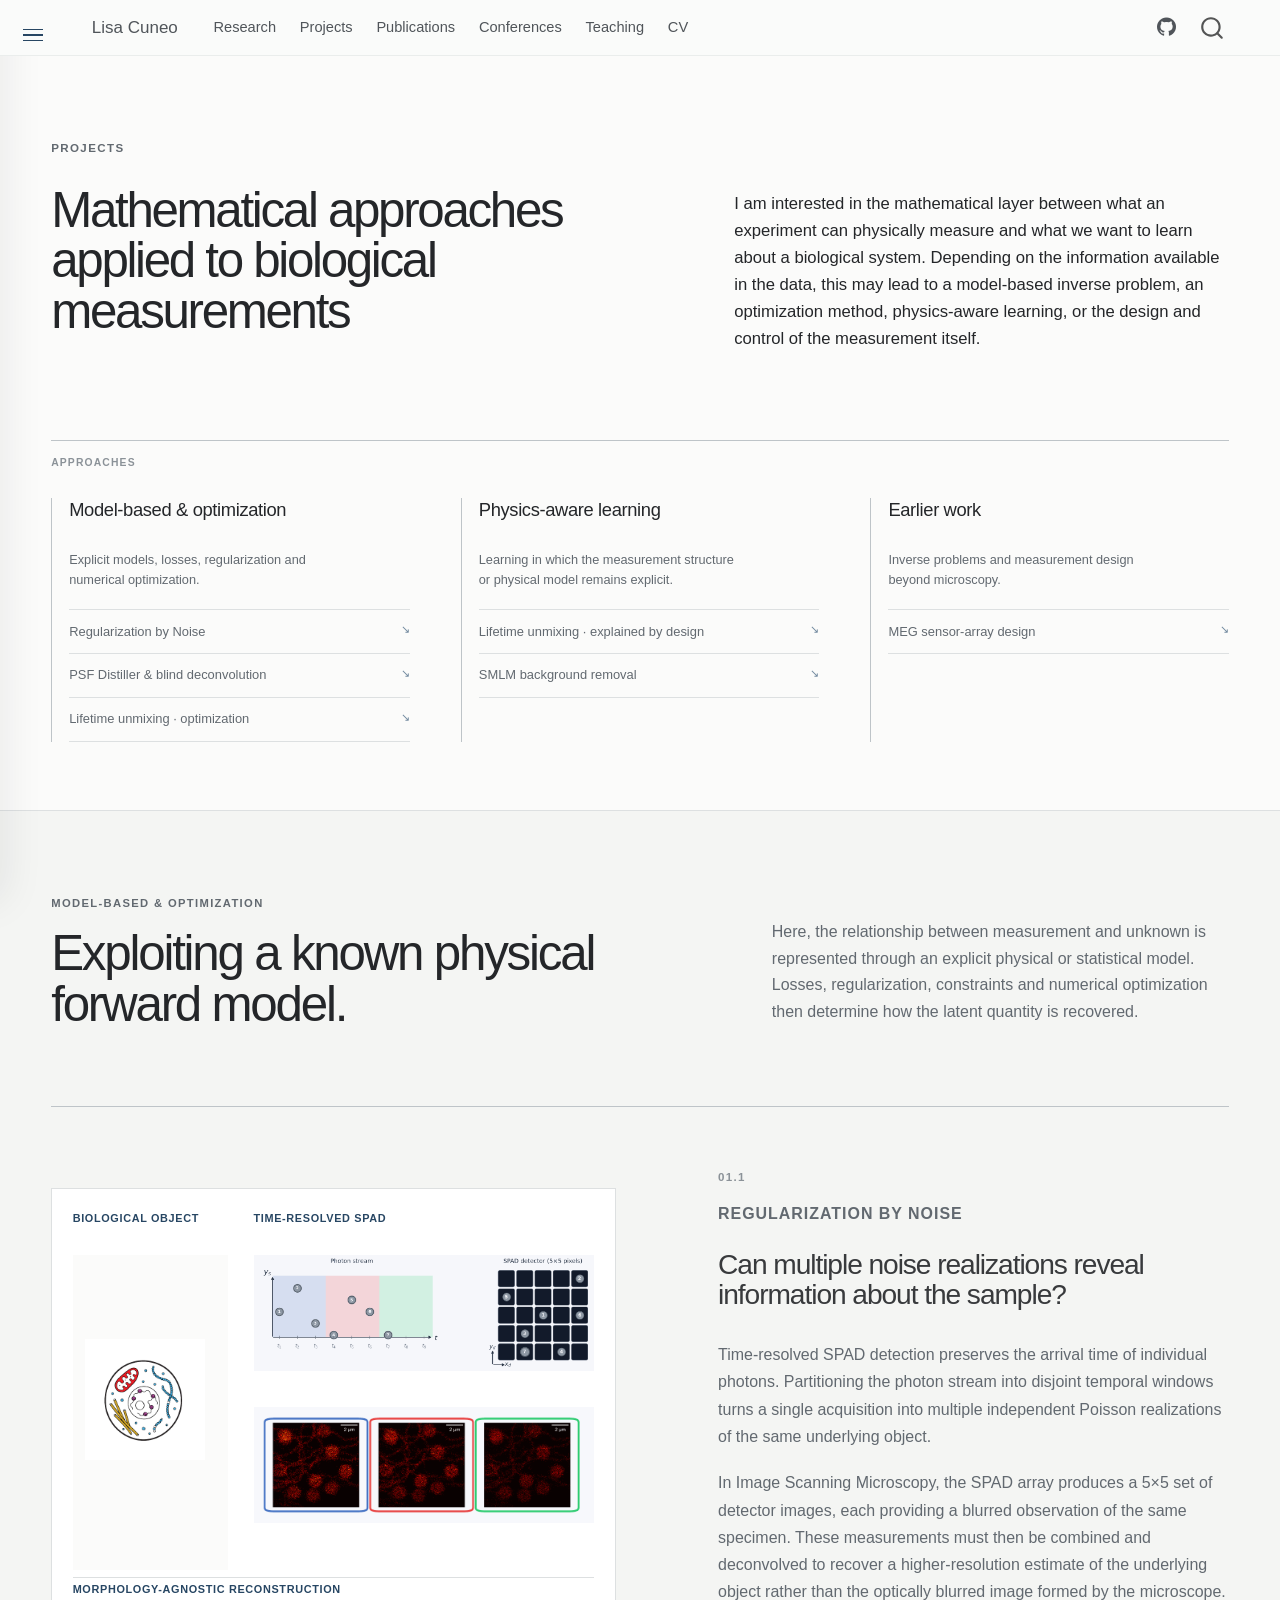
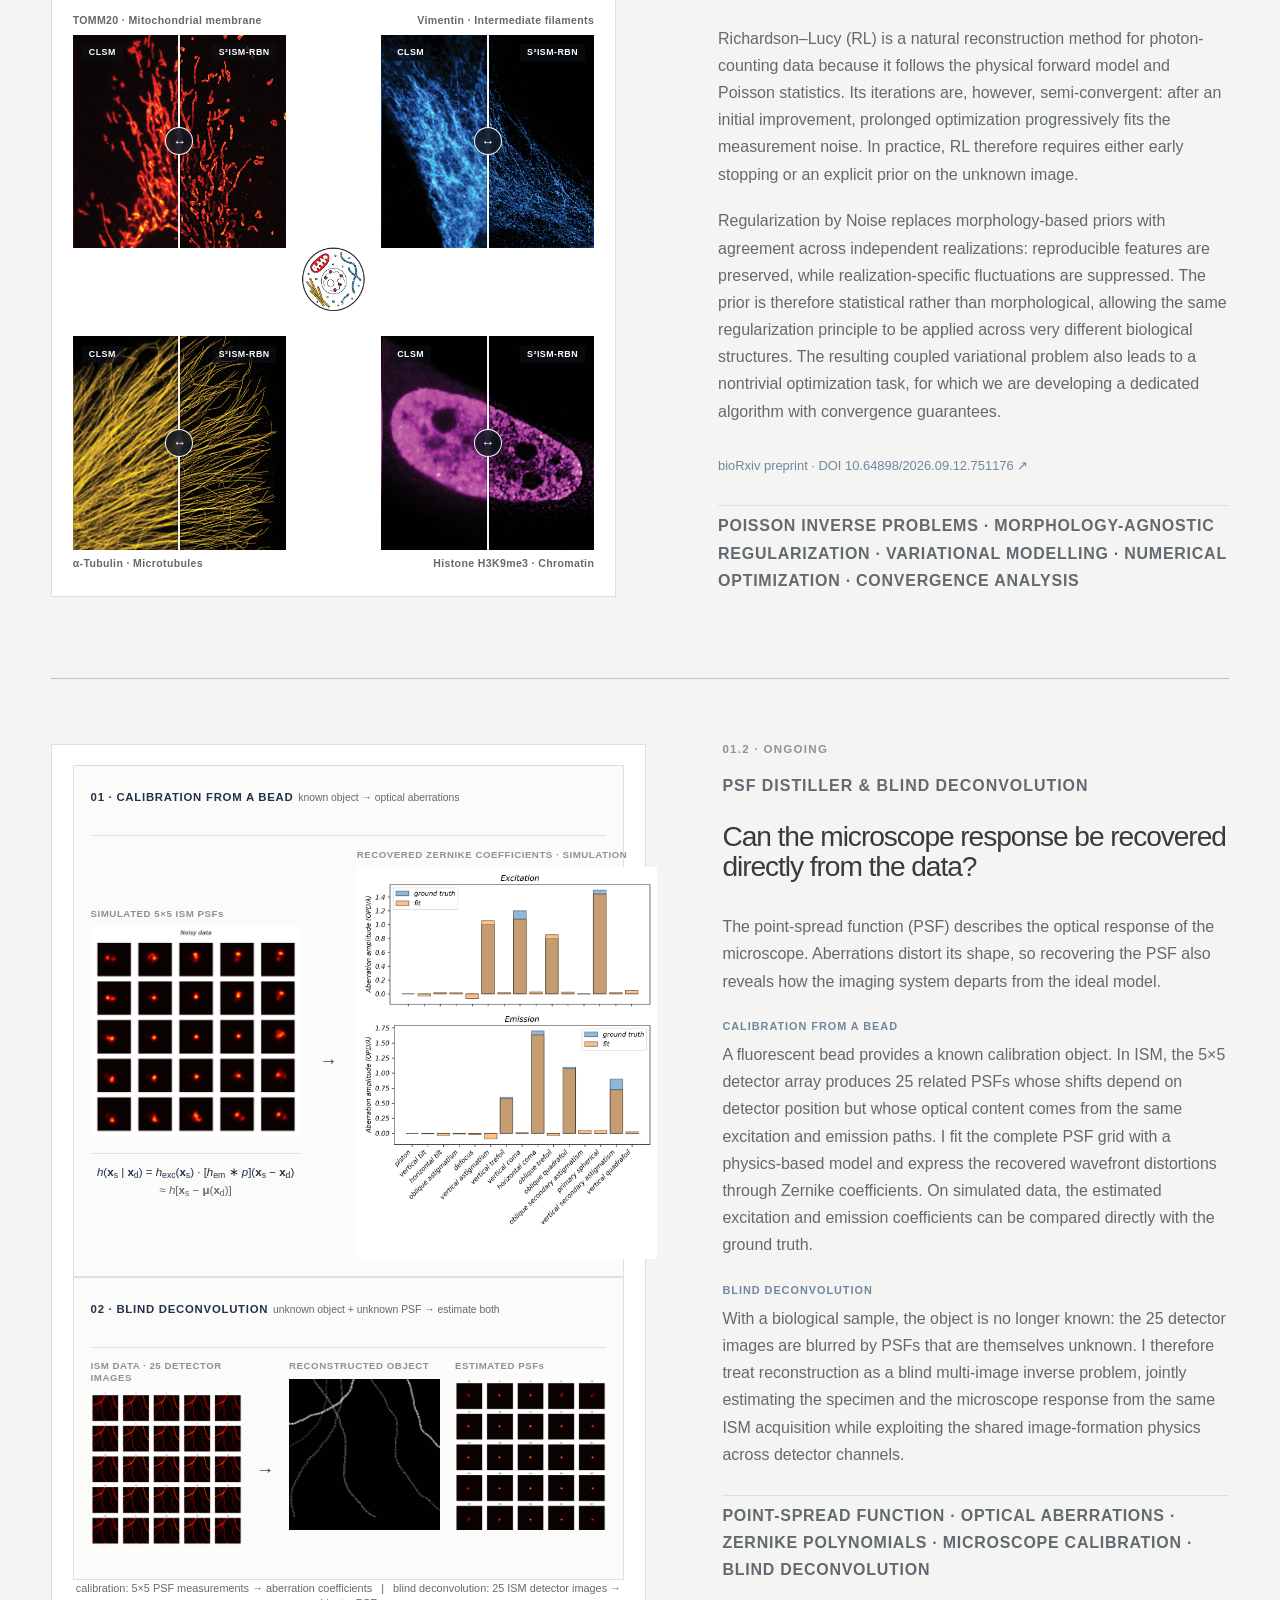
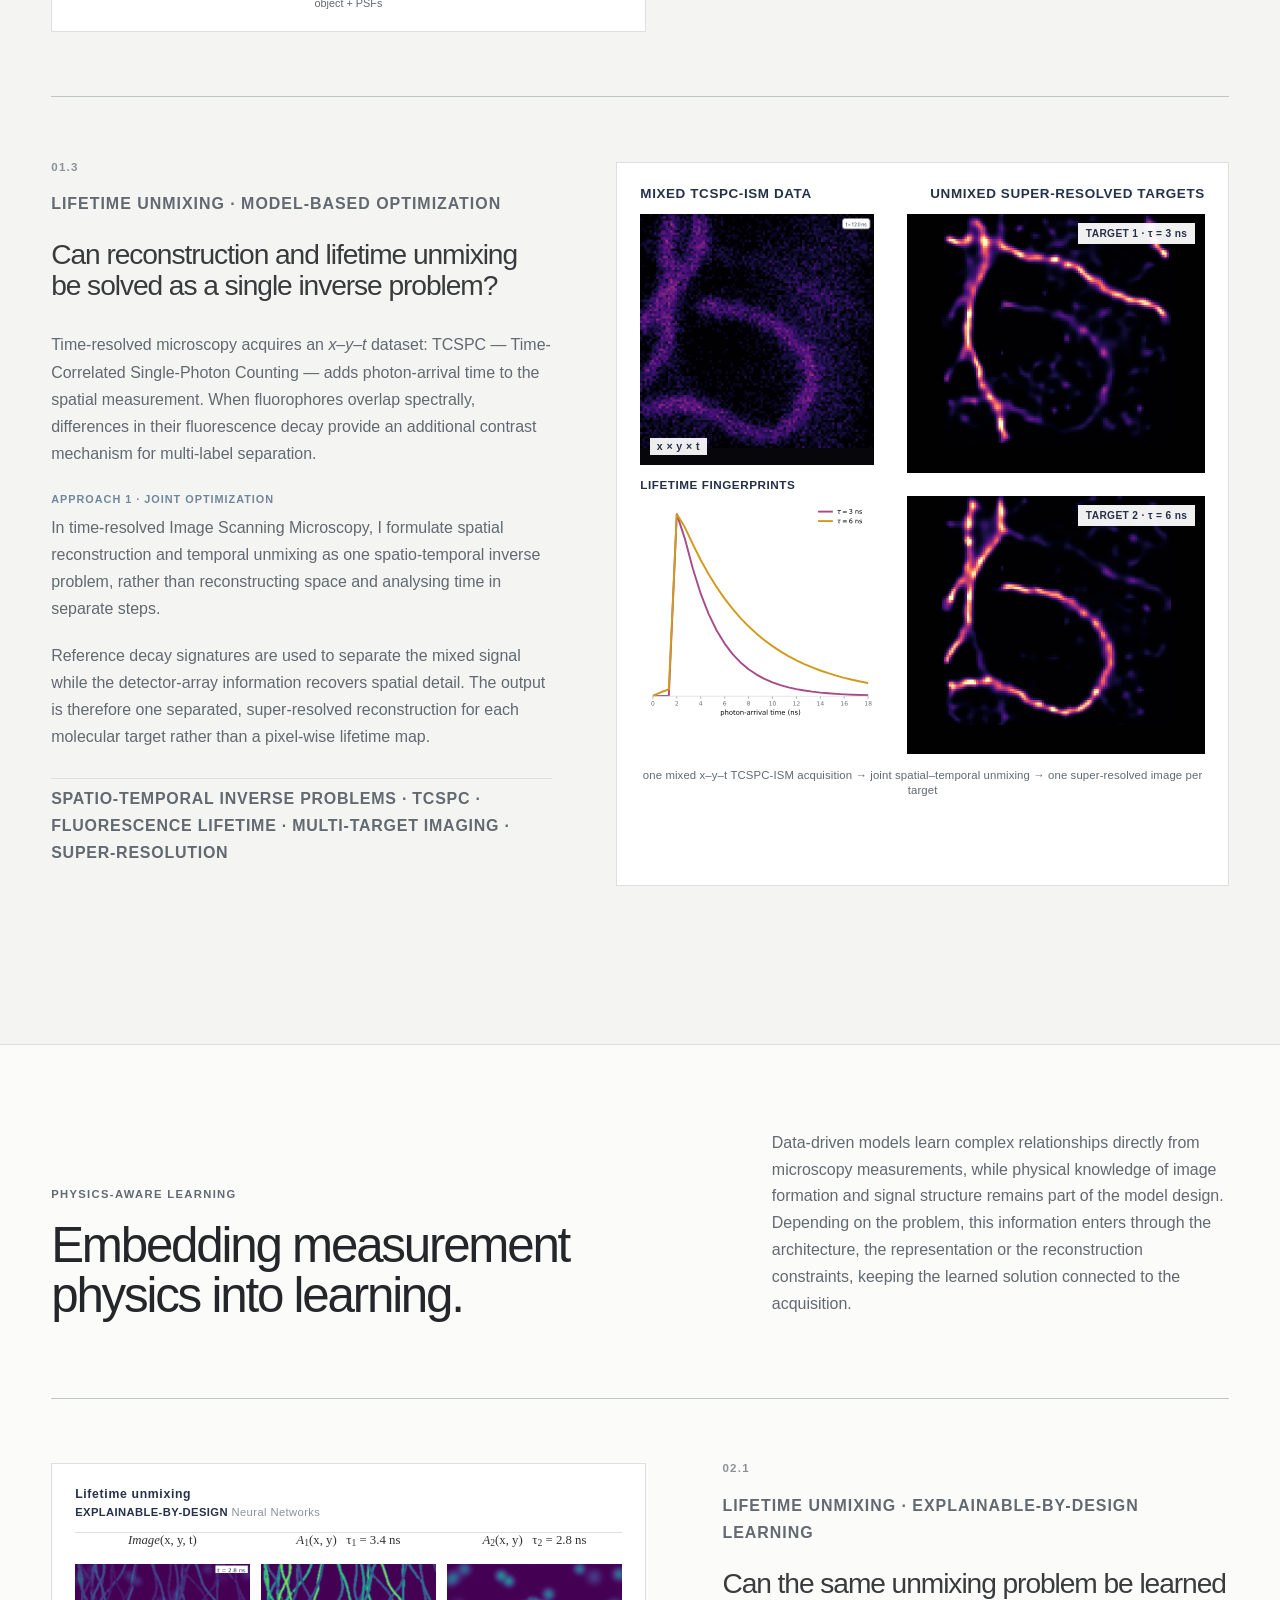
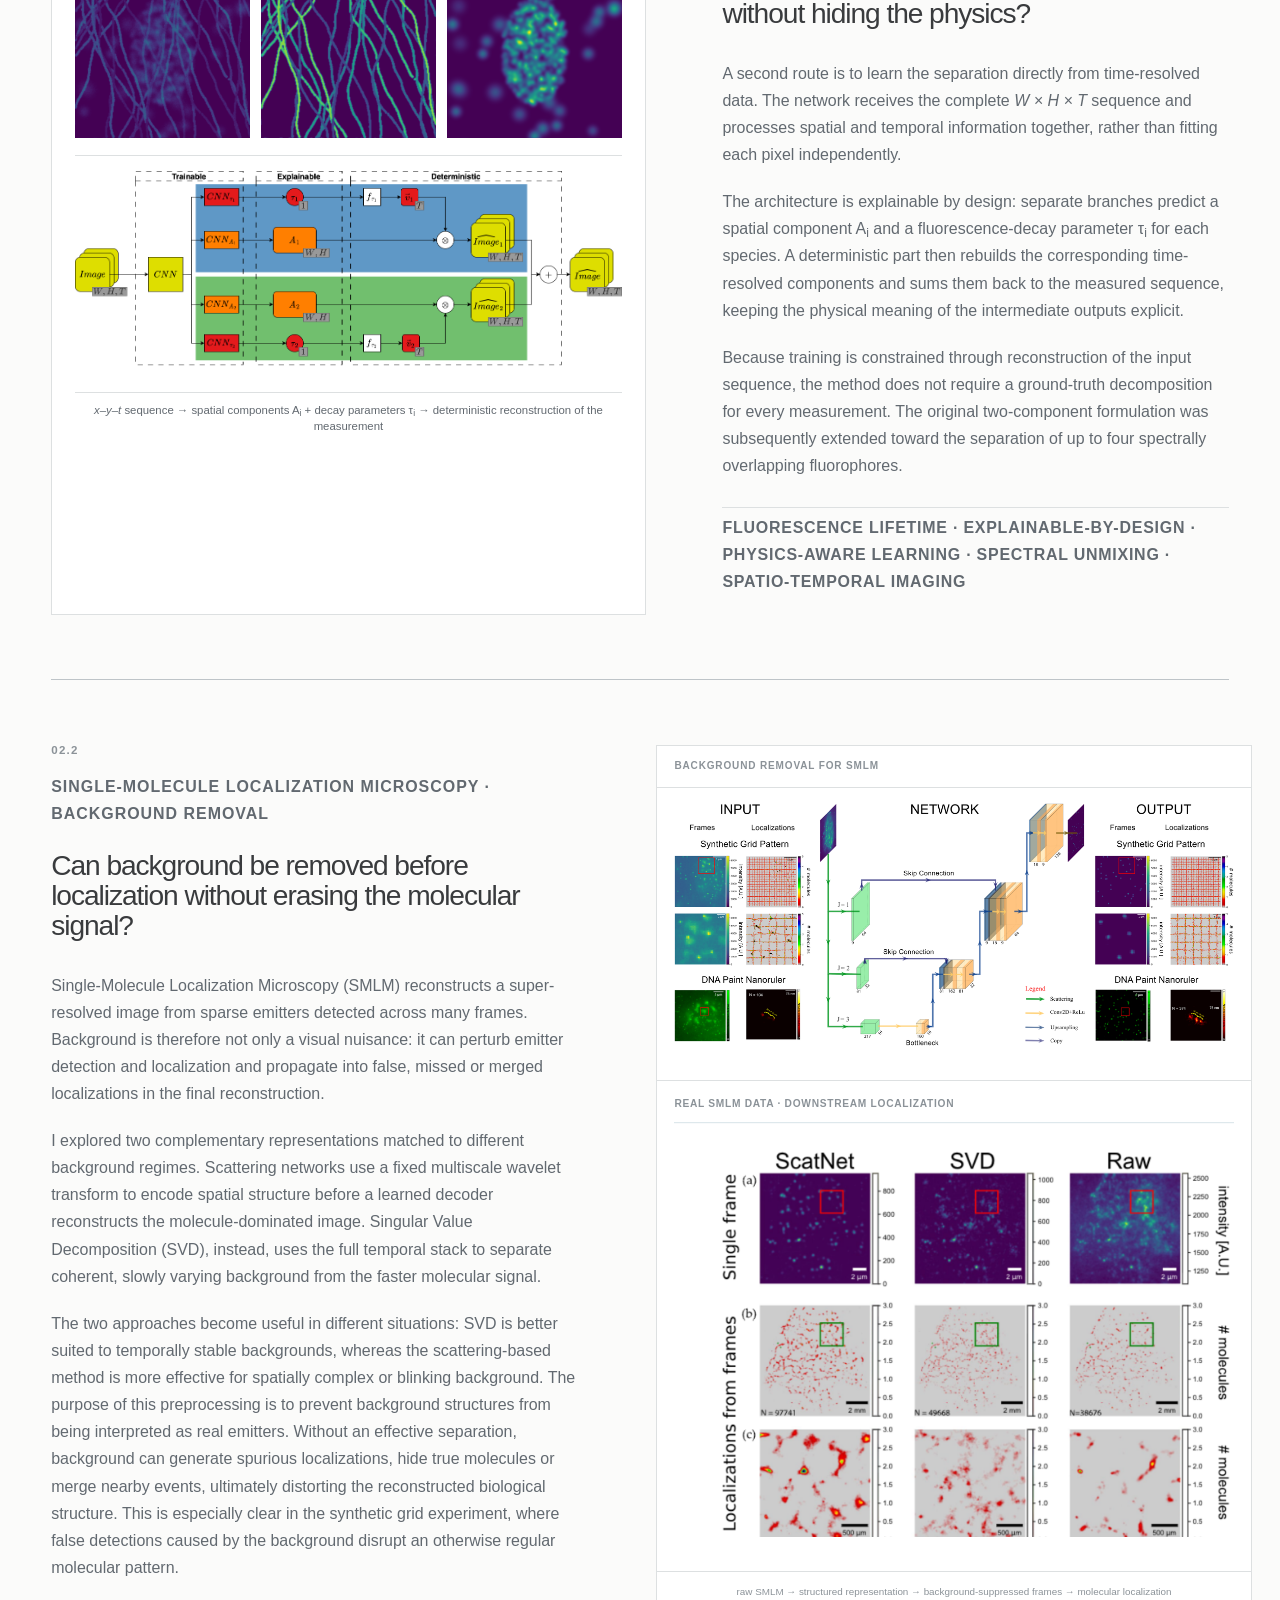
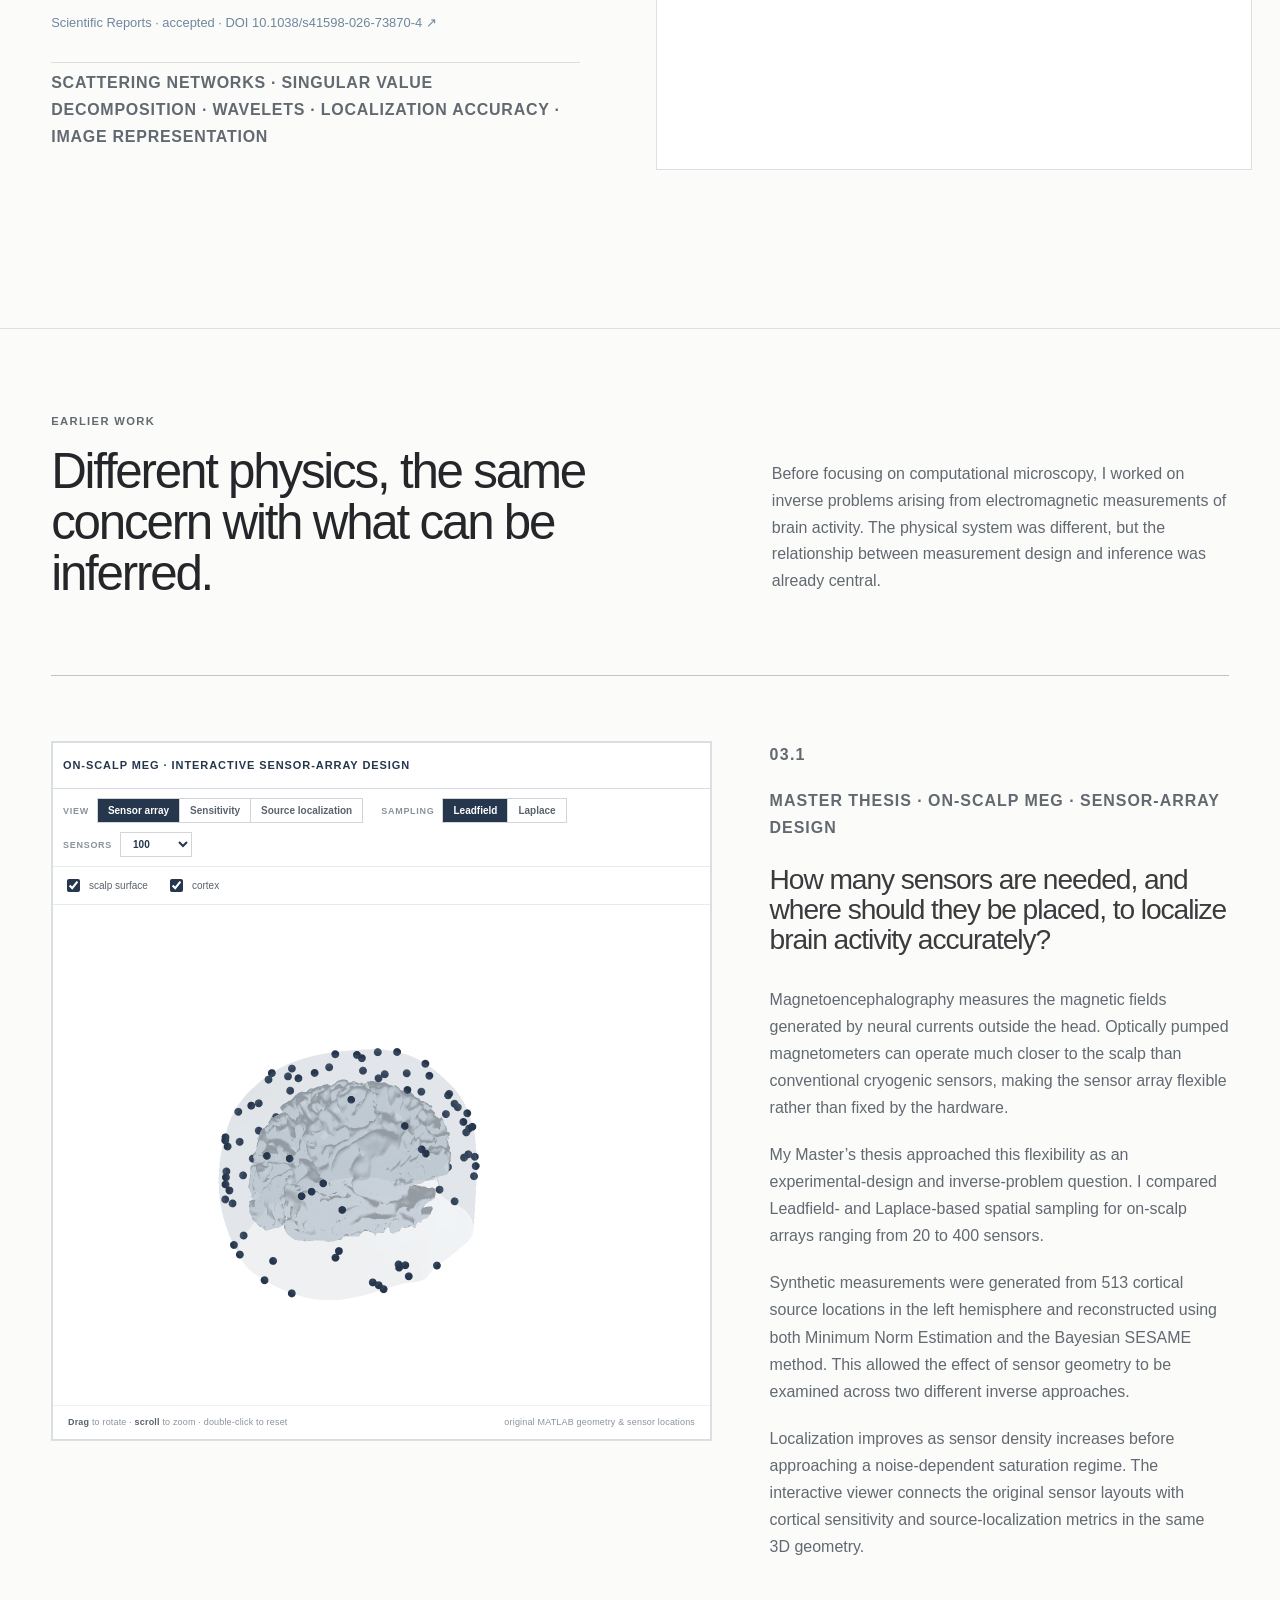
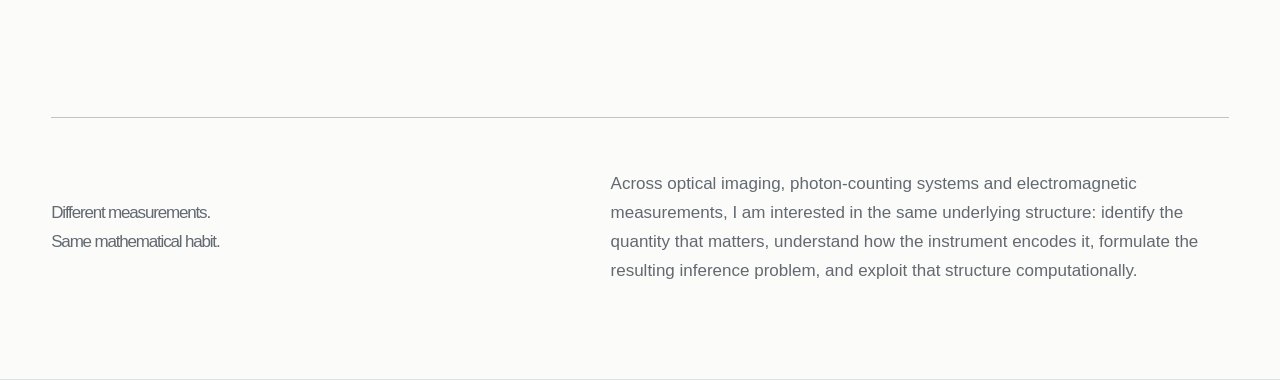
<file: projects.html>
<!DOCTYPE html>
<html xmlns="http://www.w3.org/1999/xhtml" lang="en" xml:lang="en"><head>

<meta charset="utf-8">
<meta name="generator" content="quarto-1.10.18">

<meta name="viewport" content="width=device-width, initial-scale=1.0, user-scalable=yes">


<title>projects_online – Lisa Cuneo</title>
<style>
/* Default styles provided by pandoc.
** See https://pandoc.org/MANUAL.html#variables-for-html for config info.
*/
span.smallcaps{font-variant: small-caps;}
div.columns{display: flex; gap: 1.5em;}
div.column{flex: auto;}
@media screen {
div.columns{gap: min(4vw, 1.5em);}
div.column{overflow-x: auto;}
}
div.hanging-indent{margin-left: 1.5em; text-indent: -1.5em;}
ul.task-list{list-style: none;}
ul.task-list li input[type="checkbox"] {
  width: 0.8em;
  margin: 0 0.8em 0.2em -1em; /* quarto-specific, see https://github.com/quarto-dev/quarto-cli/issues/4556 */ 
  vertical-align: middle;
}
</style>


<script src="site_libs/quarto-nav/quarto-nav.js"></script>
<script src="site_libs/quarto-nav/headroom.min.js"></script>
<script src="site_libs/clipboard/clipboard.min.js"></script>
<script src="site_libs/quarto-search/autocomplete.umd.js"></script>
<script src="site_libs/quarto-search/fuse.min.js"></script>
<script src="site_libs/quarto-search/quarto-search.js"></script>
<meta name="quarto:offset" content="./">
<script src="site_libs/quarto-html/quarto.js" type="module"></script>
<script src="site_libs/quarto-html/tabsets/tabsets.js" type="module"></script>
<script src="site_libs/quarto-html/popper.min.js"></script>
<script src="site_libs/quarto-html/tippy.umd.min.js"></script>
<link href="site_libs/quarto-html/tippy.css" rel="stylesheet">
<link href="site_libs/quarto-html/quarto-syntax-highlighting-64a204ab8560d761af7679ceaba22944.css" rel="stylesheet" id="quarto-text-highlighting-styles">
<script src="site_libs/bootstrap/bootstrap.min.js"></script>
<link href="site_libs/bootstrap/bootstrap-icons.css" rel="stylesheet">
<link href="site_libs/bootstrap/bootstrap-ebf07c2d505cd30ce82c008193a76013.min.css" rel="stylesheet" append-hash="true" id="quarto-bootstrap" data-mode="light">
<script id="quarto-search-options" type="application/json">{
  "location": "navbar",
  "copy-button": false,
  "collapse-after": 3,
  "panel-placement": "end",
  "type": "overlay",
  "limit": 50,
  "keyboard-shortcut": [
    "f",
    "/",
    "s"
  ],
  "show-item-context": false,
  "language": {
    "search-no-results-text": "No results",
    "search-matching-documents-text": "matching documents",
    "search-copy-link-title": "Copy link to search",
    "search-hide-matches-text": "Hide additional matches",
    "search-more-match-text": "more match in this document",
    "search-more-matches-text": "more matches in this document",
    "search-clear-button-title": "Clear",
    "search-text-placeholder": "",
    "search-detached-cancel-button-title": "Cancel",
    "search-submit-button-title": "Submit",
    "search-label": "Search"
  }
}</script>


<link rel="stylesheet" href="styles.css">
<link rel="stylesheet" href="projects.css">
<meta property="og:title" content="Lisa Cuneo">
<meta property="og:image" content="https://lisacuneo.github.io/assets/rbn-biological-object-full.png">
<meta property="og:site_name" content="Lisa Cuneo">
<meta property="og:image:alt" content="Schematic biological cell extracted from the RbN microscopy figure.">
<meta property="og:image:height" content="326">
<meta property="og:image:width" content="326">
<link rel="canonical" href="https://lisacuneo.github.io/projects.html">
</head>

<body class="nav-fixed quarto-light">

<div id="quarto-search-results"></div>
  <header id="quarto-header" class="headroom fixed-top">
    <nav class="navbar navbar-expand-lg " data-bs-theme="dark">
      <div class="navbar-container container-fluid">
      <div class="navbar-brand-container mx-auto">
    <a class="navbar-brand" href="./index.html">
    <span class="navbar-title">Lisa Cuneo</span>
    </a>
  </div>
            <div id="quarto-search" class="" title="Search"></div>
          <button class="navbar-toggler" type="button" data-bs-toggle="collapse" data-bs-target="#navbarCollapse" aria-controls="navbarCollapse" role="menu" aria-expanded="false" aria-label="Toggle navigation" onclick="if (window.quartoToggleHeadroom) { window.quartoToggleHeadroom(); }">
  <span class="navbar-toggler-icon"></span>
</button>
          <div class="collapse navbar-collapse" id="navbarCollapse">
            <ul class="navbar-nav navbar-nav-scroll me-auto">
  <li class="nav-item">
    <a class="nav-link" href="./research.html"> 
<span class="menu-text">Research</span></a>
  </li>  
  <li class="nav-item">
    <a class="nav-link" href="./projects.html"> 
<span class="menu-text">Projects</span></a>
  </li>  
  <li class="nav-item">
    <a class="nav-link" href="./publications.html"> 
<span class="menu-text">Publications</span></a>
  </li>  
  <li class="nav-item">
    <a class="nav-link" href="./conferences.html"> 
<span class="menu-text">Conferences</span></a>
  </li>  
  <li class="nav-item">
    <a class="nav-link" href="./teaching.html"> 
<span class="menu-text">Teaching</span></a>
  </li>  
  <li class="nav-item">
    <a class="nav-link" href="./cv.pdf"> 
<span class="menu-text">CV</span></a>
  </li>  
</ul>
            <ul class="navbar-nav navbar-nav-scroll ms-auto">
  <li class="nav-item compact">
    <a class="nav-link" href="https://github.com/LisaCuneo"> <i class="bi bi-github" role="img" aria-label="GitHub">
</i> 
<span class="menu-text"></span></a>
  </li>  
</ul>
          </div> <!-- /navcollapse -->
            <div class="quarto-navbar-tools">
</div>
      </div> <!-- /container-fluid -->
    </nav>
</header>
<!-- content -->
<div id="quarto-content" class="quarto-container page-columns page-rows-contents page-layout-full page-navbar">
<!-- sidebar -->
<!-- margin-sidebar -->
    
<!-- main -->
<main class="content page-columns page-full column-body" id="quarto-document-content"><header id="title-block-header" class="quarto-title-block"></header>




<!-- =======================================================
     PROJECTS — PAGE HEADER
     ======================================================= -->
<section class="projects-page-header page-columns page-full">
<div class="projects-page-header-inner column-screen-inset">
<div class="projects-page-overline">
<p>PROJECTS</p>
</div>
<div class="projects-page-header-grid">
<div class="projects-page-title" role="heading" aria-level="1">
<p>Mathematical approaches applied to biological measurements</p>
</div>
<div class="projects-page-header-copy">
<p class="projects-page-lead">
I am interested in the mathematical layer between what an experiment can physically measure and what we want to learn about a biological system. Depending on the information available in the data, this may lead to a model-based inverse problem, an optimization method, physics-aware learning, or the design and control of the measurement itself.
</p>
</div>
</div>
<!-- =======================================================
     PROJECT MAP
     ======================================================= -->
<div class="projects-project-map">
<div class="projects-project-map-label">
<p>APPROACHES</p>
</div>
<div class="projects-project-map-grid projects-project-map-grid-public">
<div class="projects-project-branch">
<p><a class="projects-project-branch-title" href="#model-based"> Model-based &amp; optimization </a></p>
<p class="projects-project-branch-description">
Explicit models, losses, regularization and numerical optimization.
</p>
<ul class="projects-project-links">
<li>
<a href="#regularization-by-noise">Regularization by Noise</a>
</li>
<li>
<a href="#psf-distiller">PSF Distiller &amp; blind deconvolution</a>
</li>
<li>
<a href="#lifetime-unmixing-model">Lifetime unmixing · optimization</a>
</li>
</ul>
</div>
<div class="projects-project-branch">
<p><a class="projects-project-branch-title" href="#learning"> Physics-aware learning </a></p>
<p class="projects-project-branch-description">
Learning in which the measurement structure or physical model remains explicit.
</p>
<ul class="projects-project-links">
<li>
<a href="#lifetime-unmixing-learning">Lifetime unmixing · explained by design</a>
</li>
<li>
<a href="#smlm-background">SMLM background removal</a>
</li>
</ul>
</div>
<div class="projects-project-branch projects-project-branch-earlier">
<p><a class="projects-project-branch-title" href="#earlier-work"> Earlier work </a></p>
<p class="projects-project-branch-description">
Inverse problems and measurement design beyond microscopy.
</p>
<ul class="projects-project-links">
<li>
<a href="#meg-sensor-design">MEG sensor-array design</a>
</li>
</ul>
</div>
</div>
</div>
</div>
</section>
<!-- =======================================================
     MODEL-BASED & OPTIMIZATION
     ======================================================= -->
<section class="projects-theme-section projects-theme-light page-columns page-full" id="model-based">
<div class="projects-theme-inner column-screen-inset">
<div class="projects-theme-header">
<div>
<div class="section-overline">
<p>MODEL-BASED &amp; OPTIMIZATION</p>
</div>
<h2>
Exploiting a known physical forward model.
</h2>
</div>
<p>
Here, the relationship between measurement and unknown is represented through an explicit physical or statistical model. Losses, regularization, constraints and numerical optimization then determine how the latent quantity is recovered.
</p>
</div>
<article class="projects-entry" id="regularization-by-noise">
<div class="projects-entry-visual">
<figure class="projects-rbn-figure projects-rbn-chain figure">
<div class="rbn-chain-layout">
<div class="rbn-chain-top">
<div class="rbn-chain-panel rbn-chain-panel-object">
<div class="rbn-chain-panel-title">
<p>BIOLOGICAL OBJECT</p>
</div>
<div class="rbn-chain-object-visual">
<p><img src="assets/rbn-biological-object-full.png" alt="Schematic biological cell extracted from the RbN microscopy figure." class="figure-img"></p>
</div>
</div>
<div class="rbn-chain-panel rbn-chain-panel-spad">
<div class="rbn-chain-panel-title">
<p>TIME-RESOLVED SPAD</p>
</div>
<div class="rbn-chain-spad-stack">
<p><img src="assets/spad-spatial-classified.gif" alt="Animated photon stream showing photon detections assigned to pixels of a 5 by 5 SPAD detector." class="rbn-chain-gif rbn-chain-gif-spatial figure-img"></p>
<div class="rbn-chain-spad-bottom">
<p><img src="assets/spad-class-images.gif" alt="Animated microscopy images corresponding to the three independent temporal noise realizations." class="rbn-chain-gif rbn-chain-gif-images figure-img"></p>
</div>
</div>
</div>
</div>
<div class="rbn-chain-result">
<div class="rbn-chain-panel-title rbn-chain-result-title">
<p>MORPHOLOGY-AGNOSTIC RECONSTRUCTION</p>
</div>
<div class="rbn-result-grid">
<figure class="rbn-compare-card rbn-compare-card-top rbn-compare-card-left figure">
<figcaption>
TOMM20 · Mitochondrial membrane
</figcaption>
<div class="rbn-compare" style="--position: 50%;">
<img src="assets/rbn-tomm20-rbn.jpg" alt="TOMM20 reconstructed with s²ISM-RbN" class="rbn-compare-image rbn-compare-rbn figure-img"> <img src="assets/rbn-tomm20-clsm.jpg" alt="TOMM20 CLSM input" class="rbn-compare-image rbn-compare-clsm figure-img">
<div class="rbn-compare-label rbn-compare-label-left">
CLSM
</div>
<div class="rbn-compare-label rbn-compare-label-right">
s²ISM-RbN
</div>
<div class="rbn-compare-divider" aria-hidden="true">
<span>↔︎</span>
</div>
<p><input class="rbn-compare-range" type="range" min="0" max="100" value="50" aria-label="Compare CLSM and s²ISM-RbN for TOMM20"></p>
</div>
</figure>
<figure class="rbn-compare-card rbn-compare-card-top rbn-compare-card-right figure">
<figcaption>
Vimentin · Intermediate filaments
</figcaption>
<div class="rbn-compare" style="--position: 50%;">
<img src="assets/rbn-vimentin-rbn.jpg" alt="Vimentin reconstructed with s²ISM-RbN" class="rbn-compare-image rbn-compare-rbn figure-img"> <img src="assets/rbn-vimentin-clsm.jpg" alt="Vimentin CLSM input" class="rbn-compare-image rbn-compare-clsm figure-img">
<div class="rbn-compare-label rbn-compare-label-left">
CLSM
</div>
<div class="rbn-compare-label rbn-compare-label-right">
s²ISM-RbN
</div>
<div class="rbn-compare-divider" aria-hidden="true">
<span>↔︎</span>
</div>
<p><input class="rbn-compare-range" type="range" min="0" max="100" value="50" aria-label="Compare CLSM and s²ISM-RbN for vimentin"></p>
</div>
</figure>
<figure class="rbn-compare-card rbn-compare-card-bottom rbn-compare-card-left figure">
<div class="rbn-compare" style="--position: 50%;">
<img src="assets/rbn-tubulin-rbn.jpg" alt="Alpha-tubulin reconstructed with s²ISM-RbN" class="rbn-compare-image rbn-compare-rbn figure-img"> <img src="assets/rbn-tubulin-clsm.jpg" alt="Alpha-tubulin CLSM input" class="rbn-compare-image rbn-compare-clsm figure-img">
<div class="rbn-compare-label rbn-compare-label-left">
CLSM
</div>
<div class="rbn-compare-label rbn-compare-label-right">
s²ISM-RbN
</div>
<div class="rbn-compare-divider" aria-hidden="true">
<span>↔︎</span>
</div>
<p><input class="rbn-compare-range" type="range" min="0" max="100" value="50" aria-label="Compare CLSM and s²ISM-RbN for alpha-tubulin"></p>
</div>
<figcaption>
α-Tubulin · Microtubules
</figcaption>
</figure>
<figure class="rbn-compare-card rbn-compare-card-bottom rbn-compare-card-right figure">
<div class="rbn-compare" style="--position: 50%;">
<img src="assets/rbn-h3k9me3-rbn.jpg" alt="Histone H3K9me3 reconstructed with s²ISM-RbN" class="rbn-compare-image rbn-compare-rbn figure-img"> <img src="assets/rbn-h3k9me3-clsm.jpg" alt="Histone H3K9me3 CLSM input" class="rbn-compare-image rbn-compare-clsm figure-img">
<div class="rbn-compare-label rbn-compare-label-left">
CLSM
</div>
<div class="rbn-compare-label rbn-compare-label-right">
s²ISM-RbN
</div>
<div class="rbn-compare-divider" aria-hidden="true">
<span>↔︎</span>
</div>
<p><input class="rbn-compare-range" type="range" min="0" max="100" value="50" aria-label="Compare CLSM and s²ISM-RbN for Histone H3K9me3"></p>
</div>
<figcaption>
Histone H3K9me3 · Chromatin
</figcaption>
</figure>
<div class="rbn-result-center-cell" aria-hidden="true">
<p><img src="assets/rbn-biological-object-center.png" alt="" class="figure-img"></p>
</div>
</div>
</div>
</div>
</figure>
<script>
document.addEventListener("DOMContentLoaded", function () {
  document.querySelectorAll(".rbn-compare").forEach(function (comparison) {
    const range = comparison.querySelector(".rbn-compare-range");
    if (!range) return;

    const update = function () {
      comparison.style.setProperty("--position", range.value + "%");
    };

    range.addEventListener("input", update);
    update();
  });
});
</script>
</div>
<div class="projects-entry-copy">
<div class="projects-entry-index">
01.1
</div>
<div class="projects-entry-tags">
<p>REGULARIZATION BY NOISE</p>
</div>
<h3>
Can multiple noise realizations reveal information about the sample?
</h3>
<p>
Time-resolved SPAD detection preserves the arrival time of individual photons. Partitioning the photon stream into disjoint temporal windows turns a single acquisition into multiple independent Poisson realizations of the same underlying object.
</p>
<p>
In Image Scanning Microscopy, the SPAD array produces a 5×5 set of detector images, each providing a blurred observation of the same specimen. These measurements must then be combined and deconvolved to recover a higher-resolution estimate of the underlying object rather than the optically blurred image formed by the microscope.
</p>
<p>
Richardson–Lucy (RL) is a natural reconstruction method for photon-counting data because it follows the physical forward model and Poisson statistics. Its iterations are, however, semi-convergent: after an initial improvement, prolonged optimization progressively fits the measurement noise. In practice, RL therefore requires either early stopping or an explicit prior on the unknown image.
</p>
<p>
Regularization by Noise replaces morphology-based priors with agreement across independent realizations: reproducible features are preserved, while realization-specific fluctuations are suppressed. The prior is therefore statistical rather than morphological, allowing the same regularization principle to be applied across very different biological structures. The resulting coupled variational problem also leads to a nontrivial optimization task, for which we are developing a dedicated algorithm with convergence guarantees.
</p>
<div class="projects-entry-links">
<p><a href="https://www.biorxiv.org/content/10.64898/2026.09.12.751176v1" target="_blank" rel="noopener noreferrer"> bioRxiv preprint · DOI 10.64898/2026.09.12.751176 ↗ </a></p>
</div>
<div class="projects-entry-keywords">
<p>Poisson inverse problems · morphology-agnostic regularization · variational modelling · numerical optimization · convergence analysis</p>
</div>
</div>
</article>
<article class="projects-entry" id="psf-distiller">
<div class="projects-entry-visual">
<figure class="psf-distiller-figure figure">
<div class="psf-distiller-panel psf-distiller-calibration">
<div class="psf-distiller-panel-heading">
<p><span>01 · CALIBRATION FROM A BEAD</span> <small>known object → optical aberrations</small></p>
</div>
<div class="psf-calibration-flow">
<div class="psf-distiller-media-card psf-calibration-input-card">
<div class="psf-distiller-media-label">
SIMULATED 5×5 ISM PSFs
</div>
<div class="psf-calibration-psf-frame">
<p><img src="assets/psf-calibration-ism-psfs.png" alt="Simulated 5 by 5 ISM PSF dataset used as input for Zernike coefficient estimation" class="figure-img"></p>
</div>
<div class="psf-calibration-equation" aria-label="ISM point spread function model">
<div>
<i>h</i>(<b>x</b><sub>s</sub> | <b>x</b><sub>d</sub>) = <i>h</i><sub>exc</sub>(<b>x</b><sub>s</sub>) · [<i>h</i><sub>em</sub> ∗ <i>p</i>](<b>x</b><sub>s</sub> − <b>x</b><sub>d</sub>)
</div>
<div class="psf-calibration-equation-approx">
≈ <i>h</i>[<b>x</b><sub>s</sub> − <b>μ</b>(<b>x</b><sub>d</sub>)]
</div>
</div>
</div>
<div class="psf-distiller-arrow" aria-hidden="true">
→
</div>
<div class="psf-distiller-media-card psf-distiller-media-card-wide">
<div class="psf-distiller-media-label">
RECOVERED ZERNIKE COEFFICIENTS · SIMULATION
</div>
<div class="psf-zernike-results">
<p><img src="assets/psf-zernike-excitation-sim.png" alt="Ground-truth and fitted Zernike coefficients for the excitation PSF in simulation" class="figure-img"> <img src="assets/psf-zernike-emission-sim.png" alt="Ground-truth and fitted Zernike coefficients for the emission PSF in simulation" class="figure-img"></p>
</div>
</div>
</div>
</div>
<div class="psf-distiller-panel psf-distiller-blind">
<div class="psf-distiller-panel-heading">
<p><span>02 · BLIND DECONVOLUTION</span> <small>unknown object + unknown PSF → estimate both</small></p>
</div>
<div class="psf-blind-flow">
<div class="psf-distiller-media-card">
<div class="psf-distiller-media-label">
ISM DATA · 25 DETECTOR IMAGES
</div>
<div class="psf-blind-square">
<p><img src="assets/psf-blind-input-grid.png" alt="Twenty-five ISM detector images used as input for blind deconvolution" class="figure-img"></p>
</div>
</div>
<div class="psf-distiller-arrow" aria-hidden="true">
→
</div>
<div class="psf-blind-results">
<div class="psf-distiller-media-card">
<div class="psf-distiller-media-label">
RECONSTRUCTED OBJECT
</div>
<div class="psf-blind-square">
<p><img src="assets/psf-blind-reconstruction.png" alt="Reconstructed biological object from blind deconvolution" class="figure-img"></p>
</div>
</div>
<div class="psf-distiller-media-card psf-blind-psf-card">
<div class="psf-distiller-media-label">
ESTIMATED PSFs
</div>
<div class="psf-blind-psf-frame">
<p><img src="assets/psf-blind-psfs.png" alt="Twenty-five detector-dependent PSFs estimated jointly with the object" class="figure-img"></p>
</div>
</div>
</div>
</div>
</div>
<figcaption class="psf-distiller-caption">
calibration: 5×5 PSF measurements → aberration coefficients &nbsp;&nbsp;|&nbsp;&nbsp; blind deconvolution: 25 ISM detector images → object + PSFs
</figcaption>
</figure>
</div>
<div class="projects-entry-copy">
<div class="projects-entry-index">
01.2 · ONGOING
</div>
<div class="projects-entry-tags">
<p>PSF DISTILLER &amp; BLIND DECONVOLUTION</p>
</div>
<h3>
Can the microscope response be recovered directly from the data?
</h3>
<p>
The point-spread function (PSF) describes the optical response of the microscope. Aberrations distort its shape, so recovering the PSF also reveals how the imaging system departs from the ideal model.
</p>
<div class="projects-entry-subhead">
CALIBRATION FROM A BEAD
</div>
<p>
A fluorescent bead provides a known calibration object. In ISM, the 5×5 detector array produces 25 related PSFs whose shifts depend on detector position but whose optical content comes from the same excitation and emission paths. I fit the complete PSF grid with a physics-based model and express the recovered wavefront distortions through Zernike coefficients. On simulated data, the estimated excitation and emission coefficients can be compared directly with the ground truth.
</p>
<div class="projects-entry-subhead">
BLIND DECONVOLUTION
</div>
<p>
With a biological sample, the object is no longer known: the 25 detector images are blurred by PSFs that are themselves unknown. I therefore treat reconstruction as a blind multi-image inverse problem, jointly estimating the specimen and the microscope response from the same ISM acquisition while exploiting the shared image-formation physics across detector channels.
</p>
<div class="projects-entry-keywords">
<p>Point-spread function · optical aberrations · Zernike polynomials · microscope calibration · blind deconvolution</p>
</div>
</div>
</article>
<article class="projects-entry projects-entry-reverse" id="lifetime-unmixing-model">
<div class="projects-entry-visual">
<figure class="lifetime-visual-panel figure">
<div class="lifetime-panel-headings">
<div>
MIXED TCSPC-ISM DATA
</div>
<div>
UNMIXED SUPER-RESOLVED TARGETS
</div>
</div>
<div class="lifetime-visual-grid">
<div class="lifetime-input-column">
<div class="lifetime-input-frame">
<p><img src="assets/lifetime-mixed-tcspc.gif" alt="Animated mixed TCSPC-ISM acquisition shown across photon-arrival-time bins." class="figure-img"> <span class="lifetime-dimension-badge">x × y × t</span></p>
</div>
<div class="lifetime-subheading">
LIFETIME FINGERPRINTS
</div>
<p><img class="lifetime-fingerprint-plot figure-img" src="assets/lifetime-fingerprints.svg" alt="Fluorescence lifetime fingerprints with 3 ns and 6 ns decay times."></p>
</div>
<div class="lifetime-output-column">
<div class="lifetime-target-card">
<p><img src="assets/lifetime-target-3ns.png" alt="Unmixed super-resolved reconstruction of target 1 with a 3 ns fluorescence lifetime." class="figure-img"> <span class="lifetime-target-label">TARGET 1 · τ = 3 ns</span></p>
</div>
<div class="lifetime-target-card">
<p><img src="assets/lifetime-target-6ns.png" alt="Unmixed super-resolved reconstruction of target 2 with a 6 ns fluorescence lifetime." class="figure-img"> <span class="lifetime-target-label">TARGET 2 · τ = 6 ns</span></p>
</div>
</div>
</div>
<figcaption class="lifetime-visual-caption">
one mixed x–y–t TCSPC-ISM acquisition → joint spatial–temporal unmixing → one super-resolved image per target
</figcaption>
</figure>
</div>
<div class="projects-entry-copy">
<div class="projects-entry-index">
01.3
</div>
<div class="projects-entry-tags">
<p>LIFETIME UNMIXING · MODEL-BASED OPTIMIZATION</p>
</div>
<h3>
Can reconstruction and lifetime unmixing be solved as a single inverse problem?
</h3>
<p>
Time-resolved microscopy acquires an <em>x–y–t</em> dataset: TCSPC — Time-Correlated Single-Photon Counting — adds photon-arrival time to the spatial measurement. When fluorophores overlap spectrally, differences in their fluorescence decay provide an additional contrast mechanism for multi-label separation.
</p>
<div class="projects-entry-subhead">
APPROACH 1 · JOINT OPTIMIZATION
</div>
<p>
In time-resolved Image Scanning Microscopy, I formulate spatial reconstruction and temporal unmixing as one spatio-temporal inverse problem, rather than reconstructing space and analysing time in separate steps.
</p>
<p>
Reference decay signatures are used to separate the mixed signal while the detector-array information recovers spatial detail. The output is therefore one separated, super-resolved reconstruction for each molecular target rather than a pixel-wise lifetime map.
</p>
<div class="projects-entry-keywords">
<p>Spatio-temporal inverse problems · TCSPC · fluorescence lifetime · multi-target imaging · super-resolution</p>
</div>
</div>
</article>
</div>
</section>
<!-- =======================================================
     PHYSICS-AWARE LEARNING
     ======================================================= -->
<section class="projects-theme-section projects-theme-white page-columns page-full" id="learning">
<div class="projects-theme-inner column-screen-inset">
<div class="projects-theme-header">
<div>
<div class="section-overline">
<p>PHYSICS-AWARE LEARNING</p>
</div>
<h2>
Embedding measurement physics into learning.
</h2>
</div>
<p>
Data-driven models learn complex relationships directly from microscopy measurements, while physical knowledge of image formation and signal structure remains part of the model design. Depending on the problem, this information enters through the architecture, the representation or the reconstruction constraints, keeping the learned solution connected to the acquisition.
</p>
</div>
<article class="projects-entry" id="lifetime-unmixing-learning">
<div class="projects-entry-visual">
<figure class="lifetime-learning-figure figure">
<div class="lifetime-learning-head lifetime-learning-head-stacked">
<div class="lifetime-learning-project-title">
Lifetime unmixing
</div>
<div class="lifetime-learning-project-subtitle">
<strong>EXPLAINABLE-BY-DESIGN</strong> Neural Networks
</div>
</div>
<div class="lifetime-learning-components-grid">
<div class="lifetime-learning-component">
<div class="lifetime-learning-component-title">
<em>Image</em>(x, y, t)
</div>
<p><img class="lifetime-learning-component-image figure-img" src="assets/lifetime-learning-mixed.gif" alt="Animated synthetic time-resolved mixture, shown from t = 0 to t = 12 ns and then restarted from t = 0."></p>
</div>
<div class="lifetime-learning-component">
<div class="lifetime-learning-component-title">
<em>A</em><sub>1</sub>(x, y) &nbsp; τ<sub>1</sub> = 3.4 ns
</div>
<p><img class="lifetime-learning-component-image figure-img" src="assets/lifetime-learning-A1.png" alt="First spatial component of the simulated mixture."></p>
</div>
<div class="lifetime-learning-component">
<div class="lifetime-learning-component-title">
<em>A</em><sub>2</sub>(x, y) &nbsp; τ<sub>2</sub> = 2.8 ns
</div>
<p><img class="lifetime-learning-component-image figure-img" src="assets/lifetime-learning-A2.png" alt="Second spatial component of the simulated mixture."></p>
</div>
</div>
<div class="lifetime-learning-panel lifetime-learning-panel-architecture">
<p><img class="lifetime-learning-architecture figure-img" src="assets/lifetime-learning-architecture.png" alt="Explainable-by-design neural network that predicts spatial components and fluorescence decay parameters and deterministically reconstructs the measured time-resolved sequence."></p>
</div>
<figcaption class="lifetime-learning-caption">
<em>x–y–t</em> sequence → spatial components A<sub>i</sub> + decay parameters τ<sub>i</sub> → deterministic reconstruction of the measurement
</figcaption>
</figure>
</div>
<div class="projects-entry-copy">
<div class="projects-entry-index">
02.1
</div>
<div class="projects-entry-tags">
<p>LIFETIME UNMIXING · EXPLAINABLE-BY-DESIGN LEARNING</p>
</div>
<h3>
Can the same unmixing problem be learned without hiding the physics?
</h3>
<p>
A second route is to learn the separation directly from time-resolved data. The network receives the complete <em>W × H × T</em> sequence and processes spatial and temporal information together, rather than fitting each pixel independently.
</p>
<p>
The architecture is explainable by design: separate branches predict a spatial component A<sub>i</sub> and a fluorescence-decay parameter τ<sub>i</sub> for each species. A deterministic part then rebuilds the corresponding time-resolved components and sums them back to the measured sequence, keeping the physical meaning of the intermediate outputs explicit.
</p>
<p>
Because training is constrained through reconstruction of the input sequence, the method does not require a ground-truth decomposition for every measurement. The original two-component formulation was subsequently extended toward the separation of up to four spectrally overlapping fluorophores.
</p>
<div class="projects-entry-keywords">
<p>Fluorescence lifetime · explainable-by-design · physics-aware learning · spectral unmixing · spatio-temporal imaging</p>
</div>
</div>
</article>
<article class="projects-entry projects-entry-reverse" id="smlm-background">
<div class="projects-entry-visual">
<figure class="smlm-figure figure">
<div class="smlm-figure-head">
<div>
BACKGROUND REMOVAL FOR SMLM
</div>
</div>
<div class="smlm-graphical-panel">
<p><img class="smlm-graphical-abstract figure-img" src="assets/smlm-graphical-abstract.png" alt="Graphical abstract showing SMLM input frames and localizations, the scattering-network encoder and learned decoder, and background-suppressed output frames and localizations."></p>
</div>
<div class="smlm-results-panel">
<div class="smlm-results-label">
REAL SMLM DATA · DOWNSTREAM LOCALIZATION
</div>
<p><img src="assets/smlm-real-results.png" alt="Comparison of ScatNet, SVD and raw SMLM data, together with molecular localizations obtained from the filtered and unfiltered measurements." class="figure-img"></p>
</div>
<figcaption class="smlm-figure-caption">
raw SMLM → structured representation → background-suppressed frames → molecular localization
</figcaption>
</figure>
</div>
<div class="projects-entry-copy">
<div class="projects-entry-index">
02.2
</div>
<div class="projects-entry-tags">
<p>SINGLE-MOLECULE LOCALIZATION MICROSCOPY · BACKGROUND REMOVAL</p>
</div>
<h3>
Can background be removed before localization without erasing the molecular signal?
</h3>
<p>
Single-Molecule Localization Microscopy (SMLM) reconstructs a super-resolved image from sparse emitters detected across many frames. Background is therefore not only a visual nuisance: it can perturb emitter detection and localization and propagate into false, missed or merged localizations in the final reconstruction.
</p>
<p>
I explored two complementary representations matched to different background regimes. Scattering networks use a fixed multiscale wavelet transform to encode spatial structure before a learned decoder reconstructs the molecule-dominated image. Singular Value Decomposition (SVD), instead, uses the full temporal stack to separate coherent, slowly varying background from the faster molecular signal.
</p>
<p>
The two approaches become useful in different situations: SVD is better suited to temporally stable backgrounds, whereas the scattering-based method is more effective for spatially complex or blinking background. The purpose of this preprocessing is to prevent background structures from being interpreted as real emitters. Without an effective separation, background can generate spurious localizations, hide true molecules or merge nearby events, ultimately distorting the reconstructed biological structure. This is especially clear in the synthetic grid experiment, where false detections caused by the background disrupt an otherwise regular molecular pattern.
</p>
<div class="projects-entry-links">
<p><a href="https://doi.org/10.1038/s41598-026-73870-4" target="_blank" rel="noopener noreferrer"> Scientific Reports · accepted · DOI 10.1038/s41598-026-73870-4 ↗ </a></p>
</div>
<div class="projects-entry-keywords">
<p>Scattering networks · singular value decomposition · wavelets · localization accuracy · image representation</p>
</div>
</div>
</article>
</div>
</section>
<!-- =======================================================
     EARLIER WORK
     ======================================================= -->
<section class="projects-theme-section projects-theme-white page-columns page-full" id="earlier-work">
<div class="projects-theme-inner column-screen-inset">
<div class="projects-theme-header">
<div>
<div class="section-overline">
<p>EARLIER WORK</p>
</div>
<h2>
Different physics, the same concern with what can be inferred.
</h2>
</div>
<p>
Before focusing on computational microscopy, I worked on inverse problems arising from electromagnetic measurements of brain activity. The physical system was different, but the relationship between measurement design and inference was already central.
</p>
</div>
<article class="projects-entry" id="meg-sensor-design">
<div class="projects-entry-visual">
<div class="meg-viewer-frame">
<iframe src="assets/meg_sensor_array_3d.html" title="Interactive 3D viewer of on-scalp MEG sensor arrays and source-localization simulations" loading="lazy" scrolling="no">
</iframe>
</div>
</div>
<div class="projects-entry-copy">
<div class="projects-entry-index">
<p>03.1</p>
</div>
<div class="projects-entry-tags">
<p>MASTER THESIS · ON-SCALP MEG · SENSOR-ARRAY DESIGN</p>
</div>
<h3>
How many sensors are needed, and where should they be placed, to localize brain activity accurately?
</h3>
<p>
Magnetoencephalography measures the magnetic fields generated by neural currents outside the head. Optically pumped magnetometers can operate much closer to the scalp than conventional cryogenic sensors, making the sensor array flexible rather than fixed by the hardware.
</p>
<p>
My Master’s thesis approached this flexibility as an experimental-design and inverse-problem question. I compared Leadfield- and Laplace-based spatial sampling for on-scalp arrays ranging from 20 to 400 sensors.
</p>
<p>
Synthetic measurements were generated from 513 cortical source locations in the left hemisphere and reconstructed using both Minimum Norm Estimation and the Bayesian SESAME method. This allowed the effect of sensor geometry to be examined across two different inverse approaches.
</p>
<p>
Localization improves as sensor density increases before approaching a noise-dependent saturation regime. The interactive viewer connects the original sensor layouts with cortical sensitivity and source-localization metrics in the same 3D geometry.
</p>
</div>
</article>
<!-- =======================================================
     FINAL RESEARCH CLOSING
     ======================================================= -->
<div class="projects-final-closing">
<div class="projects-final-closing-title">
<p>Different measurements.<br> Same mathematical habit.</p>
</div>
<p>
Across optical imaging, photon-counting systems and electromagnetic measurements, I am interested in the same underlying structure: identify the quantity that matters, understand how the instrument encodes it, formulate the resulting inference problem, and exploit that structure computationally.
</p>
</div>
</div>
</section>



</main> <!-- /main -->
<!-- =======================================================
     GLOBAL FLOATING NAVIGATION
     ======================================================= -->

<button class="floating-menu-button" id="floating-menu-button" type="button" aria-label="Open navigation menu" aria-expanded="false" aria-controls="floating-menu-drawer">
  <span></span>
  <span></span>
  <span></span>
</button>

<div class="floating-menu-overlay" id="floating-menu-overlay"></div>

<aside class="floating-menu-drawer" id="floating-menu-drawer" aria-hidden="true">

  <div class="floating-menu-label">
    NAVIGATION
  </div>

  <nav class="floating-menu-nav" aria-label="Site navigation">

    <a href="index.html" data-page-link="index.html">
      Home
    </a>

    <a href="research.html" data-page-link="research.html">
      Research
    </a>


    <!-- ===================================================
         PROJECTS
         =================================================== -->

    <div class="floating-menu-group" data-menu-group="projects">

      <div class="floating-menu-group-row">

        <a href="projects.html" class="floating-menu-parent-link" data-page-link="projects.html">
          Projects
        </a>

        <button class="floating-menu-toggle" type="button" aria-label="Show Projects sections" aria-expanded="false" aria-controls="floating-submenu-projects" data-menu-toggle="projects">
          <span aria-hidden="true">+</span>
        </button>

      </div>


      <div class="floating-menu-submenu" id="floating-submenu-projects" data-menu-submenu="projects">

        <a href="projects.html#model-based" data-section-page="projects.html" data-section-link="model-based">
          Model-based &amp; optimization
        </a>

        <a href="projects.html#learning" data-section-page="projects.html" data-section-link="learning">
          Physics-aware learning
        </a>

        <a href="projects.html#earlier-work" data-section-page="projects.html" data-section-link="earlier-work">
          Earlier work
        </a>

      </div>

    </div>




    <!-- ===================================================
         PUBLICATIONS
         =================================================== -->

    <div class="floating-menu-group" data-menu-group="publications">

      <div class="floating-menu-group-row">

        <a href="publications.html" class="floating-menu-parent-link" data-page-link="publications.html">
          Publications
        </a>

        <button class="floating-menu-toggle" type="button" aria-label="Show Publications sections" aria-expanded="false" aria-controls="floating-submenu-publications" data-menu-toggle="publications">
          <span aria-hidden="true">+</span>
        </button>

      </div>

      <div class="floating-menu-submenu" id="floating-submenu-publications" data-menu-submenu="publications">

        <a href="publications.html#published" data-section-page="publications.html" data-section-link="published">
          Published
        </a>

        <a href="publications.html#proceedings" data-section-page="publications.html" data-section-link="proceedings">
          Proceedings
        </a>

        <a href="publications.html#ongoing" data-section-page="publications.html" data-section-link="ongoing">
          Ongoing manuscripts
        </a>

      </div>

    </div>


    <!-- ===================================================
         CONFERENCES
         =================================================== -->

    <div class="floating-menu-group" data-menu-group="conferences">

      <div class="floating-menu-group-row">

        <a href="conferences.html" class="floating-menu-parent-link" data-page-link="conferences.html">
          Conferences
        </a>

        <button class="floating-menu-toggle" type="button" aria-label="Show Conferences sections" aria-expanded="false" aria-controls="floating-submenu-conferences" data-menu-toggle="conferences">
          <span aria-hidden="true">+</span>
        </button>

      </div>

      <div class="floating-menu-submenu" id="floating-submenu-conferences" data-menu-submenu="conferences">

        <a href="conferences.html#upcoming" data-section-page="conferences.html" data-section-link="upcoming">
          Upcoming
        </a>

        <a href="conferences.html#conferences" data-section-page="conferences.html" data-section-link="conferences">
          Conferences
        </a>

        <a href="conferences.html#talks" data-section-page="conferences.html" data-section-link="talks">
          Talks
        </a>

        <a href="conferences.html#workshops" data-section-page="conferences.html" data-section-link="workshops">
          Workshops
        </a>

      </div>

    </div>


    <a href="teaching.html" data-page-link="teaching.html">
      Teaching
    </a>

    <a href="cv.pdf">
      CV
    </a>

    <a href="mailto:lisa.cuneo@iit.it" class="floating-menu-contact">
      Contact
    </a>

  </nav>

</aside>

<script>
(function () {

  const body = document.body;
  const button = document.getElementById("floating-menu-button");
  const drawer = document.getElementById("floating-menu-drawer");
  const overlay = document.getElementById("floating-menu-overlay");

  if (!button || !drawer || !overlay) {
    return;
  }


  /* =====================================================
     SUBMENU STATE
     ===================================================== */

  function closeAllSubmenus() {

    drawer
      .querySelectorAll("[data-menu-submenu]")
      .forEach(function (submenu) {
        submenu.classList.remove("is-open");
      });

    drawer
      .querySelectorAll("[data-menu-group]")
      .forEach(function (group) {
        group.classList.remove("is-open");
      });

    drawer
      .querySelectorAll("[data-menu-toggle]")
      .forEach(function (toggle) {
        toggle.setAttribute("aria-expanded", "false");

        const groupName = toggle.getAttribute("data-menu-toggle");
        const label = groupName.charAt(0).toUpperCase() + groupName.slice(1);
        toggle.setAttribute("aria-label", "Show " + label + " sections");
      });
  }


  /* =====================================================
     DRAWER
     ===================================================== */

  function updateScrollState() {
    body.classList.toggle("nav-scrolled", window.scrollY > 8);
  }

  function openMenu() {
    /* Every time the drawer opens, start from the compact view. */
    closeAllSubmenus();

    body.classList.add("floating-menu-open");
    button.setAttribute("aria-expanded", "true");
    button.setAttribute("aria-label", "Close navigation menu");
    drawer.setAttribute("aria-hidden", "false");
  }

  function closeMenu() {
    body.classList.remove("floating-menu-open");
    button.setAttribute("aria-expanded", "false");
    button.setAttribute("aria-label", "Open navigation menu");
    drawer.setAttribute("aria-hidden", "true");
  }

  function toggleMenu() {
    if (body.classList.contains("floating-menu-open")) {
      closeMenu();
    } else {
      openMenu();
    }
  }


  /* =====================================================
     PAGE / SECTION HELPERS
     ===================================================== */

  function currentPageName() {
    const path = window.location.pathname;
    const file = path.split("/").pop();
    return file || "index.html";
  }

  function clearActiveStates() {
    drawer
      .querySelectorAll(".is-current-page, .is-active")
      .forEach(function (element) {
        element.classList.remove("is-current-page", "is-active");
      });
  }

  function updateActiveNavigation() {
    clearActiveStates();

    const page = currentPageName();

    drawer
      .querySelectorAll("[data-page-link]")
      .forEach(function (link) {
        if (link.getAttribute("data-page-link") === page) {
          link.classList.add("is-current-page");
        }
      });

    const sectionLinks = Array.from(
      drawer.querySelectorAll(
        '[data-section-page="' + page + '"][data-section-link]'
      )
    );

    if (!sectionLinks.length) {
      return;
    }

    const sections = sectionLinks
      .map(function (link) {
        const id = link.getAttribute("data-section-link");
        return {
          link: link,
          element: document.getElementById(id)
        };
      })
      .filter(function (item) {
        return item.element;
      });

    if (!sections.length) {
      return;
    }

    let active = null;
    const referenceY = 130;

    sections.forEach(function (item) {
      if (item.element.getBoundingClientRect().top <= referenceY) {
        active = item;
      }
    });

    if (active) {
      active.link.classList.add("is-active");
    }
  }


  /* =====================================================
     INDEPENDENT SUBMENUS
     ===================================================== */

  drawer
    .querySelectorAll("[data-menu-toggle]")
    .forEach(function (toggle) {

      toggle.addEventListener("click", function () {

        const groupName = toggle.getAttribute("data-menu-toggle");
        const group = drawer.querySelector(
          '[data-menu-group="' + groupName + '"]'
        );
        const submenu = drawer.querySelector(
          '[data-menu-submenu="' + groupName + '"]'
        );

        if (!group || !submenu) {
          return;
        }

        const isOpen = submenu.classList.contains("is-open");
        const nextOpen = !isOpen;

        submenu.classList.toggle("is-open", nextOpen);
        group.classList.toggle("is-open", nextOpen);

        toggle.setAttribute(
          "aria-expanded",
          nextOpen ? "true" : "false"
        );

        const label = groupName.charAt(0).toUpperCase() + groupName.slice(1);
        toggle.setAttribute(
          "aria-label",
          (nextOpen ? "Hide " : "Show ") + label + " sections"
        );
      });

    });


  /* =====================================================
     LINK NAVIGATION
     ===================================================== */

  /*
     Never intercept navigation. Links are plain HTML anchors and the
     browser follows their href normally. For same-page hash links we
     close the drawer on the next event-loop tick, after the browser has
     had a chance to process the click.
  */

  drawer
    .querySelectorAll('a[href]')
    .forEach(function (link) {

      link.addEventListener("click", function () {
        window.setTimeout(closeMenu, 0);
      });

    });


  /* =====================================================
     EVENTS
     ===================================================== */

  button.addEventListener("click", function () {
    toggleMenu();
  });

  overlay.addEventListener("click", function () {
    closeMenu();
  });

  document.addEventListener("keydown", function (event) {
    if (event.key === "Escape") {
      closeMenu();
    }
  });

  window.addEventListener(
    "scroll",
    function () {
      updateScrollState();
      updateActiveNavigation();
    },
    { passive: true }
  );

  window.addEventListener("hashchange", updateActiveNavigation);

  closeAllSubmenus();
  updateScrollState();
  updateActiveNavigation();

})();
</script>
<script id="quarto-html-after-body" type="application/javascript">
  window.document.addEventListener("DOMContentLoaded", function (event) {
    const isCodeAnnotation = (el) => {
      for (const clz of el.classList) {
        if (clz.startsWith('code-annotation-')) {                     
          return true;
        }
      }
      return false;
    }
    const onCopySuccess = function(e) {
      // button target
      const button = e.trigger;
      // don't keep focus
      button.blur();
      // flash "checked"
      button.classList.add('code-copy-button-checked');
      var currentTitle = button.getAttribute("title");
      button.setAttribute("title", "Copied!");
      let tooltip;
      if (window.bootstrap) {
        button.setAttribute("data-bs-toggle", "tooltip");
        button.setAttribute("data-bs-placement", "left");
        button.setAttribute("data-bs-title", "Copied!");
        tooltip = new bootstrap.Tooltip(button, 
          { trigger: "manual", 
            customClass: "code-copy-button-tooltip",
            offset: [0, -8]});
        tooltip.show();    
      }
      setTimeout(function() {
        if (tooltip) {
          tooltip.hide();
          button.removeAttribute("data-bs-title");
          button.removeAttribute("data-bs-toggle");
          button.removeAttribute("data-bs-placement");
        }
        button.setAttribute("title", currentTitle);
        button.classList.remove('code-copy-button-checked');
      }, 1000);
      // clear code selection
      e.clearSelection();
    }
    const getTextToCopy = function(trigger) {
      const outerScaffold = trigger.parentElement.cloneNode(true);
      const codeEl = outerScaffold.querySelector('code');
      for (const childEl of codeEl.children) {
        if (isCodeAnnotation(childEl)) {
          childEl.remove();
        }
      }
      return codeEl.innerText;
    }
    const clipboard = new window.ClipboardJS('.code-copy-button:not([data-in-quarto-modal])', {
      text: getTextToCopy
    });
    clipboard.on('success', onCopySuccess);
    if (window.document.getElementById('quarto-embedded-source-code-modal')) {
      const clipboardModal = new window.ClipboardJS('.code-copy-button[data-in-quarto-modal]', {
        text: getTextToCopy,
        container: window.document.getElementById('quarto-embedded-source-code-modal')
      });
      clipboardModal.on('success', onCopySuccess);
    }
      var localhostRegex = new RegExp(/^(?:http|https):\/\/localhost\:?[0-9]*\//);
      var mailtoRegex = new RegExp(/^mailto:/);
        var filterRegex = new RegExp("https:\/\/lisacuneo\.github\.io\/");
      var isInternal = (href) => {
          return filterRegex.test(href) || localhostRegex.test(href) || mailtoRegex.test(href);
      }
      // Inspect non-navigation links and adorn them if external
     var links = window.document.querySelectorAll('a[href]:not(.nav-link):not(.navbar-brand):not(.toc-action):not(.sidebar-link):not(.sidebar-item-toggle):not(.pagination-link):not(.no-external):not([aria-hidden]):not(.dropdown-item):not(.quarto-navigation-tool):not(.about-link)');
      for (var i=0; i<links.length; i++) {
        const link = links[i];
        if (!isInternal(link.href)) {
          // undo the damage that might have been done by quarto-nav.js in the case of
          // links that we want to consider external
          if (link.dataset.originalHref !== undefined) {
            link.href = link.dataset.originalHref;
          }
        }
      }
    function tippyHover(el, contentFn, onTriggerFn, onUntriggerFn) {
      const config = {
        allowHTML: true,
        maxWidth: 500,
        delay: 100,
        arrow: false,
        appendTo: function(el) {
            return el.parentElement;
        },
        interactive: true,
        interactiveBorder: 10,
        theme: 'quarto',
        placement: 'bottom-start',
      };
      if (contentFn) {
        config.content = contentFn;
      }
      if (onTriggerFn) {
        config.onTrigger = onTriggerFn;
      }
      if (onUntriggerFn) {
        config.onUntrigger = onUntriggerFn;
      }
      window.tippy(el, config); 
    }
    const noterefs = window.document.querySelectorAll('a[role="doc-noteref"]');
    for (var i=0; i<noterefs.length; i++) {
      const ref = noterefs[i];
      tippyHover(ref, function() {
        // use id or data attribute instead here
        let href = ref.getAttribute('data-footnote-href') || ref.getAttribute('href');
        try { href = new URL(href).hash; } catch {}
        const id = href.replace(/^#\/?/, "");
        const note = window.document.getElementById(id);
        if (note) {
          return note.innerHTML;
        } else {
          return "";
        }
      });
    }
    const xrefs = window.document.querySelectorAll('a.quarto-xref');
    const processXRef = (id, note) => {
      // Strip column container classes
      const stripColumnClz = (el) => {
        el.classList.remove("page-full", "page-columns");
        if (el.children) {
          for (const child of el.children) {
            stripColumnClz(child);
          }
        }
      }
      stripColumnClz(note)
      if (id === null || id.startsWith('sec-')) {
        // Special case sections, only their first couple elements
        const container = document.createElement("div");
        if (note.children && note.children.length > 2) {
          container.appendChild(note.children[0].cloneNode(true));
          for (let i = 1; i < note.children.length; i++) {
            const child = note.children[i];
            if (child.tagName === "P" && child.innerText === "") {
              continue;
            } else {
              container.appendChild(child.cloneNode(true));
              break;
            }
          }
          if (window.Quarto?.typesetMath) {
            window.Quarto.typesetMath(container);
          }
          return container.innerHTML
        } else {
          if (window.Quarto?.typesetMath) {
            window.Quarto.typesetMath(note);
          }
          return note.innerHTML;
        }
      } else {
        // Remove any anchor links if they are present
        const anchorLink = note.querySelector('a.anchorjs-link');
        if (anchorLink) {
          anchorLink.remove();
        }
        if (window.Quarto?.typesetMath) {
          window.Quarto.typesetMath(note);
        }
        if (note.classList.contains("callout")) {
          return note.outerHTML;
        } else {
          return note.innerHTML;
        }
      }
    }
    for (var i=0; i<xrefs.length; i++) {
      const xref = xrefs[i];
      tippyHover(xref, undefined, function(instance) {
        instance.disable();
        let url = xref.getAttribute('href');
        let hash = undefined; 
        if (url.startsWith('#')) {
          hash = url;
        } else {
          try { hash = new URL(url).hash; } catch {}
        }
        if (hash) {
          const id = hash.replace(/^#\/?/, "");
          const note = window.document.getElementById(id);
          if (note !== null) {
            try {
              const html = processXRef(id, note.cloneNode(true));
              instance.setContent(html);
            } finally {
              instance.enable();
              instance.show();
            }
          } else {
            // See if we can fetch this
            fetch(url.split('#')[0])
            .then(res => res.text())
            .then(html => {
              const parser = new DOMParser();
              const htmlDoc = parser.parseFromString(html, "text/html");
              const note = htmlDoc.getElementById(id);
              if (note !== null) {
                const html = processXRef(id, note);
                instance.setContent(html);
              } 
            }).finally(() => {
              instance.enable();
              instance.show();
            });
          }
        } else {
          // See if we can fetch a full url (with no hash to target)
          // This is a special case and we should probably do some content thinning / targeting
          fetch(url)
          .then(res => res.text())
          .then(html => {
            const parser = new DOMParser();
            const htmlDoc = parser.parseFromString(html, "text/html");
            const note = htmlDoc.querySelector('main.content');
            if (note !== null) {
              // This should only happen for chapter cross references
              // (since there is no id in the URL)
              // remove the first header
              if (note.children.length > 0 && note.children[0].tagName === "HEADER") {
                note.children[0].remove();
              }
              const html = processXRef(null, note);
              instance.setContent(html);
            } 
          }).finally(() => {
            instance.enable();
            instance.show();
          });
        }
      }, function(instance) {
      });
    }
        let selectedAnnoteEl;
        const selectorForAnnotation = ( cell, annotation) => {
          let cellAttr = 'data-code-cell="' + cell + '"';
          let lineAttr = 'data-code-annotation="' +  annotation + '"';
          const selector = 'span[' + cellAttr + '][' + lineAttr + ']';
          return selector;
        }
        const selectCodeLines = (annoteEl) => {
          const doc = window.document;
          const targetCell = annoteEl.getAttribute("data-target-cell");
          const targetAnnotation = annoteEl.getAttribute("data-target-annotation");
          const annoteSpan = window.document.querySelector(selectorForAnnotation(targetCell, targetAnnotation));
          const lines = annoteSpan.getAttribute("data-code-lines").split(",");
          const lineIds = lines.map((line) => {
            return targetCell + "-" + line;
          })
          let top = null;
          let height = null;
          let parent = null;
          if (lineIds.length > 0) {
              //compute the position of the single el (top and bottom and make a div)
              const el = window.document.getElementById(lineIds[0]);
              top = el.offsetTop;
              height = el.offsetHeight;
              parent = el.parentElement.parentElement;
            if (lineIds.length > 1) {
              const lastEl = window.document.getElementById(lineIds[lineIds.length - 1]);
              const bottom = lastEl.offsetTop + lastEl.offsetHeight;
              height = bottom - top;
            }
            if (top !== null && height !== null && parent !== null) {
              // cook up a div (if necessary) and position it 
              let div = window.document.getElementById("code-annotation-line-highlight");
              if (div === null) {
                div = window.document.createElement("div");
                div.setAttribute("id", "code-annotation-line-highlight");
                div.style.position = 'absolute';
                parent.appendChild(div);
              }
              div.style.top = top - 2 + "px";
              div.style.height = height + 4 + "px";
              div.style.left = 0;
              let gutterDiv = window.document.getElementById("code-annotation-line-highlight-gutter");
              if (gutterDiv === null) {
                gutterDiv = window.document.createElement("div");
                gutterDiv.setAttribute("id", "code-annotation-line-highlight-gutter");
                gutterDiv.style.position = 'absolute';
                const codeCell = window.document.getElementById(targetCell);
                const gutter = codeCell.querySelector('.code-annotation-gutter');
                gutter.appendChild(gutterDiv);
              }
              gutterDiv.style.top = top - 2 + "px";
              gutterDiv.style.height = height + 4 + "px";
            }
            selectedAnnoteEl = annoteEl;
          }
        };
        const unselectCodeLines = () => {
          const elementsIds = ["code-annotation-line-highlight", "code-annotation-line-highlight-gutter"];
          elementsIds.forEach((elId) => {
            const div = window.document.getElementById(elId);
            if (div) {
              div.remove();
            }
          });
          selectedAnnoteEl = undefined;
        };
          // Handle positioning of the toggle
      window.addEventListener(
        "resize",
        throttle(() => {
          elRect = undefined;
          if (selectedAnnoteEl) {
            selectCodeLines(selectedAnnoteEl);
          }
        }, 10)
      );
      function throttle(fn, ms) {
      let throttle = false;
      let timer;
        return (...args) => {
          if(!throttle) { // first call gets through
              fn.apply(this, args);
              throttle = true;
          } else { // all the others get throttled
              if(timer) clearTimeout(timer); // cancel #2
              timer = setTimeout(() => {
                fn.apply(this, args);
                timer = throttle = false;
              }, ms);
          }
        };
      }
        // Attach click handler to the DT
        const annoteDls = window.document.querySelectorAll('dt[data-target-cell]');
        for (const annoteDlNode of annoteDls) {
          annoteDlNode.addEventListener('click', (event) => {
            const clickedEl = event.target;
            if (clickedEl !== selectedAnnoteEl) {
              unselectCodeLines();
              const activeEl = window.document.querySelector('dt[data-target-cell].code-annotation-active');
              if (activeEl) {
                activeEl.classList.remove('code-annotation-active');
              }
              selectCodeLines(clickedEl);
              clickedEl.classList.add('code-annotation-active');
            } else {
              // Unselect the line
              unselectCodeLines();
              clickedEl.classList.remove('code-annotation-active');
            }
          });
        }
    const findCites = (el) => {
      const parentEl = el.parentElement;
      if (parentEl) {
        const cites = parentEl.dataset.cites;
        if (cites) {
          return {
            el,
            cites: cites.split(' ')
          };
        } else {
          return findCites(el.parentElement)
        }
      } else {
        return undefined;
      }
    };
    var bibliorefs = window.document.querySelectorAll('a[role="doc-biblioref"]');
    for (var i=0; i<bibliorefs.length; i++) {
      const ref = bibliorefs[i];
      const citeInfo = findCites(ref);
      if (citeInfo) {
        tippyHover(citeInfo.el, function() {
          var popup = window.document.createElement('div');
          citeInfo.cites.forEach(function(cite) {
            var citeDiv = window.document.createElement('div');
            citeDiv.classList.add('hanging-indent');
            citeDiv.classList.add('csl-entry');
            var biblioDiv = window.document.getElementById('ref-' + cite);
            if (biblioDiv) {
              citeDiv.innerHTML = biblioDiv.innerHTML;
            }
            popup.appendChild(citeDiv);
          });
          return popup.innerHTML;
        });
      }
    }
  });
  </script>
</div> <!-- /content -->




</body></html>
</file>
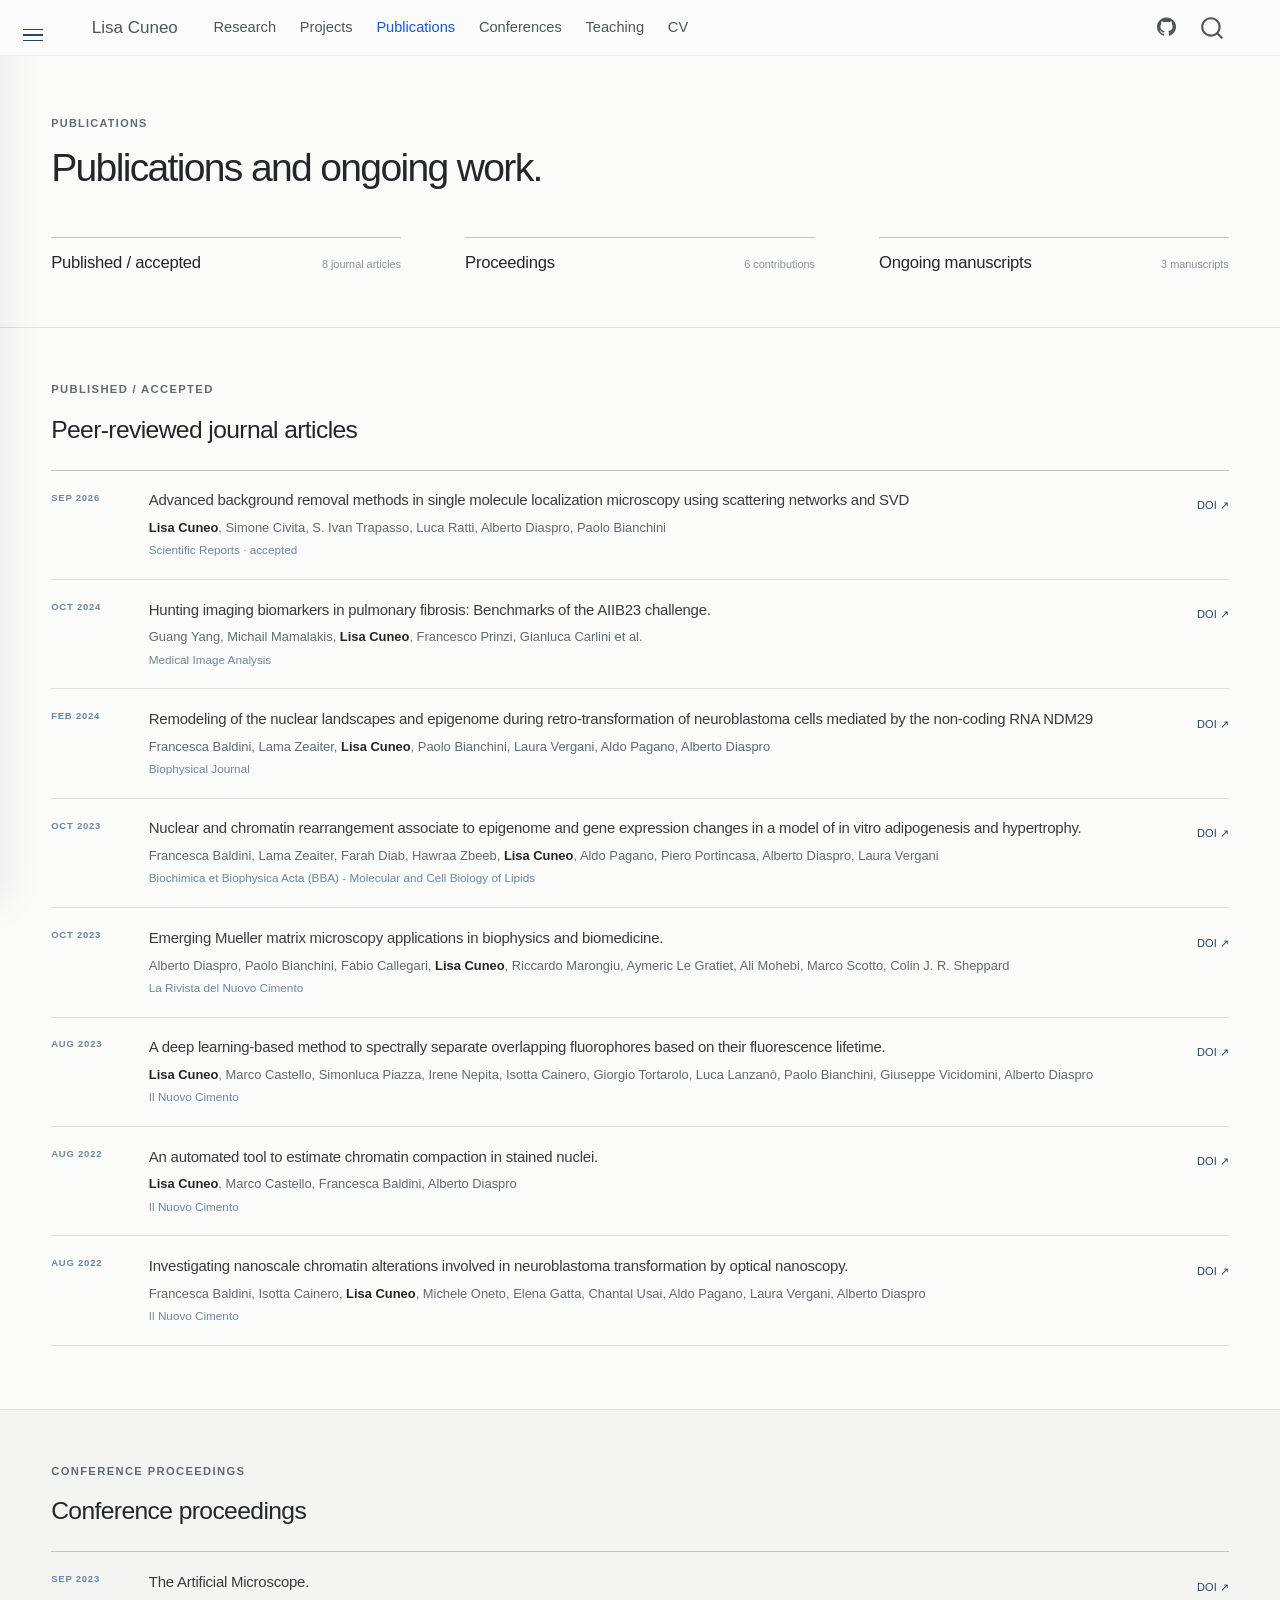
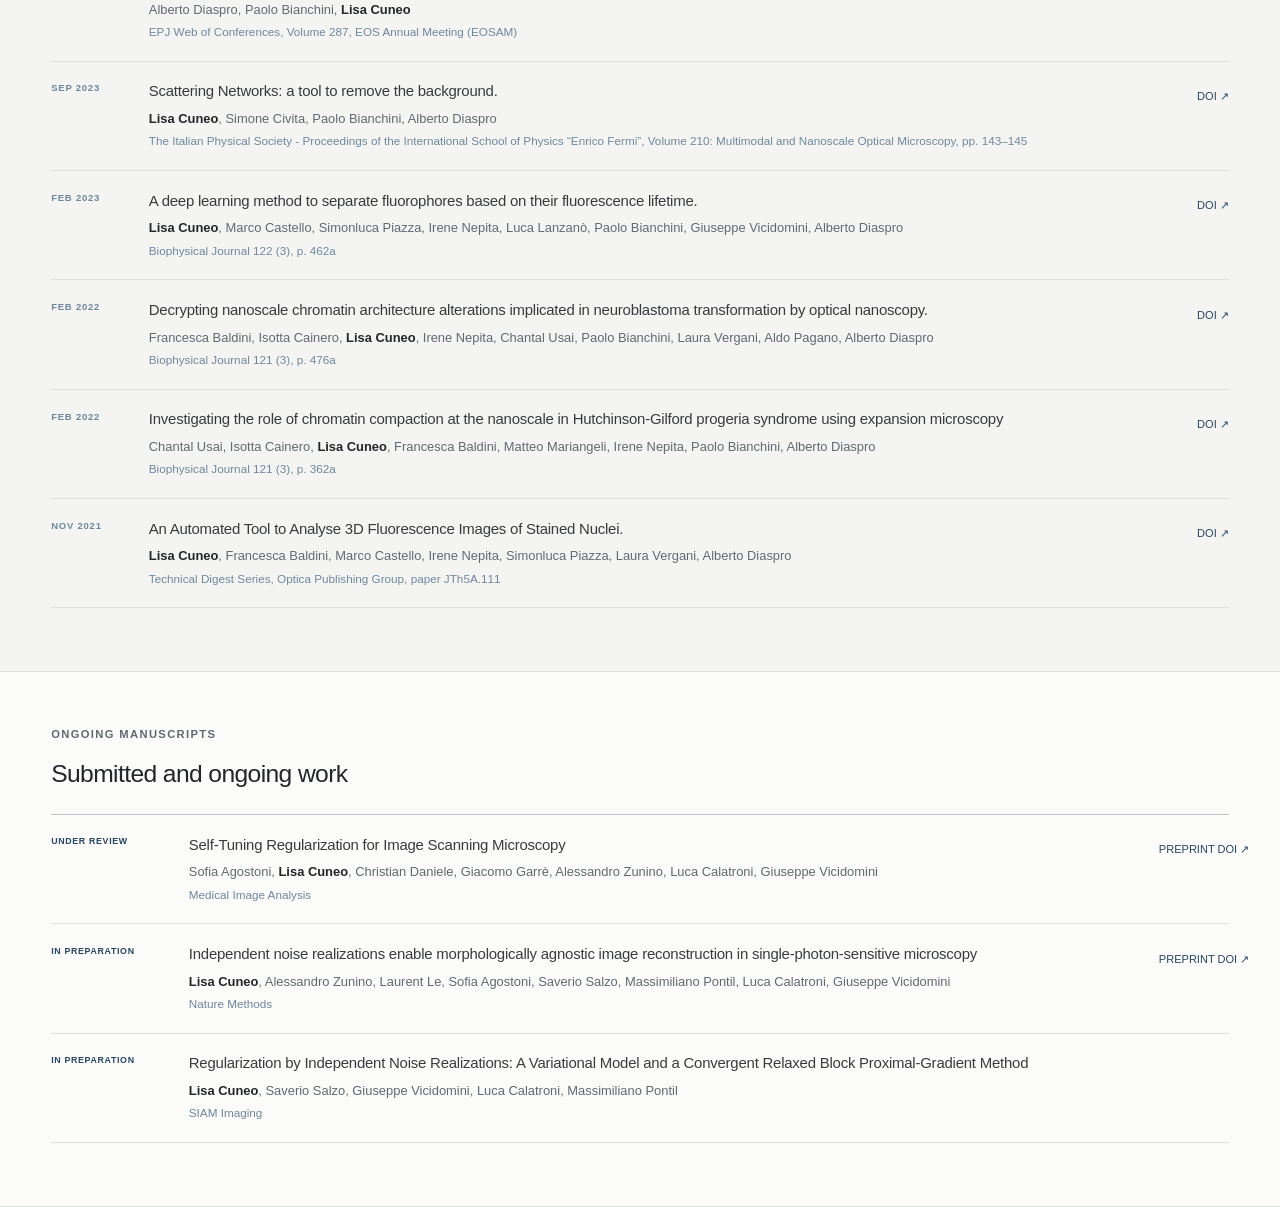
<file: publications.html>
<!DOCTYPE html>
<html xmlns="http://www.w3.org/1999/xhtml" lang="en" xml:lang="en"><head>

<meta charset="utf-8">
<meta name="generator" content="quarto-1.10.18">

<meta name="viewport" content="width=device-width, initial-scale=1.0, user-scalable=yes">


<title>publications – Lisa Cuneo</title>
<style>
/* Default styles provided by pandoc.
** See https://pandoc.org/MANUAL.html#variables-for-html for config info.
*/
span.smallcaps{font-variant: small-caps;}
div.columns{display: flex; gap: 1.5em;}
div.column{flex: auto;}
@media screen {
div.columns{gap: min(4vw, 1.5em);}
div.column{overflow-x: auto;}
}
div.hanging-indent{margin-left: 1.5em; text-indent: -1.5em;}
ul.task-list{list-style: none;}
ul.task-list li input[type="checkbox"] {
  width: 0.8em;
  margin: 0 0.8em 0.2em -1em; /* quarto-specific, see https://github.com/quarto-dev/quarto-cli/issues/4556 */ 
  vertical-align: middle;
}
</style>


<script src="site_libs/quarto-nav/quarto-nav.js"></script>
<script src="site_libs/quarto-nav/headroom.min.js"></script>
<script src="site_libs/clipboard/clipboard.min.js"></script>
<script src="site_libs/quarto-search/autocomplete.umd.js"></script>
<script src="site_libs/quarto-search/fuse.min.js"></script>
<script src="site_libs/quarto-search/quarto-search.js"></script>
<meta name="quarto:offset" content="./">
<script src="site_libs/quarto-html/quarto.js" type="module"></script>
<script src="site_libs/quarto-html/tabsets/tabsets.js" type="module"></script>
<script src="site_libs/quarto-html/popper.min.js"></script>
<script src="site_libs/quarto-html/tippy.umd.min.js"></script>
<link href="site_libs/quarto-html/tippy.css" rel="stylesheet">
<link href="site_libs/quarto-html/quarto-syntax-highlighting-64a204ab8560d761af7679ceaba22944.css" rel="stylesheet" id="quarto-text-highlighting-styles">
<script src="site_libs/bootstrap/bootstrap.min.js"></script>
<link href="site_libs/bootstrap/bootstrap-icons.css" rel="stylesheet">
<link href="site_libs/bootstrap/bootstrap-ebf07c2d505cd30ce82c008193a76013.min.css" rel="stylesheet" append-hash="true" id="quarto-bootstrap" data-mode="light">
<script id="quarto-search-options" type="application/json">{
  "location": "navbar",
  "copy-button": false,
  "collapse-after": 3,
  "panel-placement": "end",
  "type": "overlay",
  "limit": 50,
  "keyboard-shortcut": [
    "f",
    "/",
    "s"
  ],
  "show-item-context": false,
  "language": {
    "search-no-results-text": "No results",
    "search-matching-documents-text": "matching documents",
    "search-copy-link-title": "Copy link to search",
    "search-hide-matches-text": "Hide additional matches",
    "search-more-match-text": "more match in this document",
    "search-more-matches-text": "more matches in this document",
    "search-clear-button-title": "Clear",
    "search-text-placeholder": "",
    "search-detached-cancel-button-title": "Cancel",
    "search-submit-button-title": "Submit",
    "search-label": "Search"
  }
}</script>


<link rel="stylesheet" href="styles.css">
<link rel="stylesheet" href="publications.css">
<meta property="og:title" content="Lisa Cuneo">
<meta property="og:site_name" content="Lisa Cuneo">
<link rel="canonical" href="https://lisacuneo.github.io/publications.html">
</head>

<body class="nav-fixed quarto-light">

<div id="quarto-search-results"></div>
  <header id="quarto-header" class="headroom fixed-top">
    <nav class="navbar navbar-expand-lg " data-bs-theme="dark">
      <div class="navbar-container container-fluid">
      <div class="navbar-brand-container mx-auto">
    <a class="navbar-brand" href="./index.html">
    <span class="navbar-title">Lisa Cuneo</span>
    </a>
  </div>
            <div id="quarto-search" class="" title="Search"></div>
          <button class="navbar-toggler" type="button" data-bs-toggle="collapse" data-bs-target="#navbarCollapse" aria-controls="navbarCollapse" role="menu" aria-expanded="false" aria-label="Toggle navigation" onclick="if (window.quartoToggleHeadroom) { window.quartoToggleHeadroom(); }">
  <span class="navbar-toggler-icon"></span>
</button>
          <div class="collapse navbar-collapse" id="navbarCollapse">
            <ul class="navbar-nav navbar-nav-scroll me-auto">
  <li class="nav-item">
    <a class="nav-link" href="./research.html"> 
<span class="menu-text">Research</span></a>
  </li>  
  <li class="nav-item">
    <a class="nav-link" href="./projects.html"> 
<span class="menu-text">Projects</span></a>
  </li>  
  <li class="nav-item">
    <a class="nav-link active" href="./publications.html" aria-current="page"> 
<span class="menu-text">Publications</span></a>
  </li>  
  <li class="nav-item">
    <a class="nav-link" href="./conferences.html"> 
<span class="menu-text">Conferences</span></a>
  </li>  
  <li class="nav-item">
    <a class="nav-link" href="./teaching.html"> 
<span class="menu-text">Teaching</span></a>
  </li>  
  <li class="nav-item">
    <a class="nav-link" href="./cv.pdf"> 
<span class="menu-text">CV</span></a>
  </li>  
</ul>
            <ul class="navbar-nav navbar-nav-scroll ms-auto">
  <li class="nav-item compact">
    <a class="nav-link" href="https://github.com/LisaCuneo"> <i class="bi bi-github" role="img" aria-label="GitHub">
</i> 
<span class="menu-text"></span></a>
  </li>  
</ul>
          </div> <!-- /navcollapse -->
            <div class="quarto-navbar-tools">
</div>
      </div> <!-- /container-fluid -->
    </nav>
</header>
<!-- content -->
<div id="quarto-content" class="quarto-container page-columns page-rows-contents page-layout-full page-navbar">
<!-- sidebar -->
<!-- margin-sidebar -->
    
<!-- main -->
<main class="content page-columns page-full column-body" id="quarto-document-content"><header id="title-block-header" class="quarto-title-block"></header>




<!-- =======================================================
     PUBLICATIONS — HEADER
     ======================================================= -->
<section class="publications-header page-columns page-full">
<div class="publications-header-inner column-screen-inset">
<div class="publications-overline">
<p>PUBLICATIONS</p>
</div>
<div class="publications-header-grid">
<div class="publications-title" role="heading" aria-level="1">
<p><span class="publications-title-first">Publications</span><span class="publications-title-second">and ongoing work.</span></p>
</div>
</div>
<!-- =======================================================
     OVERVIEW
     ======================================================= -->
<div class="publications-overview">
<div class="publications-overview-item">
<p><a href="#published" class="publications-overview-title"> Published / accepted </a></p>
<p><span class="publications-overview-count"> 8 journal articles </span></p>
</div>
<div class="publications-overview-item">
<p><a href="#proceedings" class="publications-overview-title"> Proceedings </a></p>
<p><span class="publications-overview-count"> 6 contributions </span></p>
</div>
<div class="publications-overview-item">
<p><a href="#ongoing" class="publications-overview-title"> Ongoing manuscripts </a></p>
<p><span class="publications-overview-count"> 3 manuscripts </span></p>
</div>
</div>
</div>
</section>
<!-- =======================================================
     PUBLISHED
     ======================================================= -->
<section class="publications-section page-columns page-full" id="published">
<div class="publications-inner column-screen-inset">
<div class="publications-section-header">
<div class="section-overline">
<p>PUBLISHED / ACCEPTED</p>
</div>
<h2>
Peer-reviewed journal articles
</h2>
</div>
<div class="publication-list">
<!-- 00 -->
<article class="publication-entry">
<div class="publication-meta">
<div class="publication-date">
<p>SEP 2026</p>
</div>
</div>
<div class="publication-main">
<h3>
Advanced background removal methods in single molecule localization microscopy using scattering networks and SVD
</h3>
<p class="publication-authors">
<strong>Lisa Cuneo</strong>, Simone Civita, S. Ivan Trapasso, Luca Ratti, Alberto Diaspro, Paolo Bianchini
</p>
<p class="publication-venue">
Scientific Reports · accepted
</p>
</div>
<div class="publication-links">
<p><a href="https://doi.org/10.1038/s41598-026-73870-4" class="publication-link" target="_blank" rel="noopener noreferrer"> DOI ↗ </a></p>
</div>
</article>
<!-- 01 -->
<article class="publication-entry">
<div class="publication-meta">
<div class="publication-date">
<p>OCT 2024</p>
</div>
</div>
<div class="publication-main">
<h3>
Hunting imaging biomarkers in pulmonary fibrosis: Benchmarks of the AIIB23 challenge.
</h3>
<p class="publication-authors">
Guang Yang, Michail Mamalakis, <strong>Lisa Cuneo</strong>, Francesco Prinzi, Gianluca Carlini et al.
</p>
<p class="publication-venue">
Medical Image Analysis
</p>
</div>
<div class="publication-links">
<p><a href="https://doi.org/10.1016/j.media.2024.103253" class="publication-link" target="_blank" rel="noopener noreferrer"> DOI ↗ </a></p>
</div>
</article>
<!-- 02 -->
<article class="publication-entry">
<div class="publication-meta">
<div class="publication-date">
<p>FEB 2024</p>
</div>
</div>
<div class="publication-main">
<h3>
Remodeling of the nuclear landscapes and epigenome during retro-transformation of neuroblastoma cells mediated by the non-coding RNA NDM29
</h3>
<p class="publication-authors">
Francesca Baldini, Lama Zeaiter, <strong>Lisa Cuneo</strong>, Paolo Bianchini, Laura Vergani, Aldo Pagano, Alberto Diaspro
</p>
<p class="publication-venue">
Biophysical Journal
</p>
</div>
<div class="publication-links">
<p><a href="https://doi.org/10.1016/j.bpj.2023.11.561" class="publication-link" target="_blank" rel="noopener noreferrer"> DOI ↗ </a></p>
</div>
</article>
<!-- 03 -->
<article class="publication-entry">
<div class="publication-meta">
<div class="publication-date">
<p>OCT 2023</p>
</div>
</div>
<div class="publication-main">
<h3>
Nuclear and chromatin rearrangement associate to epigenome and gene expression changes in a model of in vitro adipogenesis and hypertrophy.
</h3>
<p class="publication-authors">
Francesca Baldini, Lama Zeaiter, Farah Diab, Hawraa Zbeeb, <strong>Lisa Cuneo</strong>, Aldo Pagano, Piero Portincasa, Alberto Diaspro, Laura Vergani
</p>
<p class="publication-venue">
Biochimica et Biophysica Acta (BBA) - Molecular and Cell Biology of Lipids
</p>
</div>
<div class="publication-links">
<p><a href="https://doi.org/10.1016/j.bbalip.2023.159368" class="publication-link" target="_blank" rel="noopener noreferrer"> DOI ↗ </a></p>
</div>
</article>
<!-- 04 -->
<article class="publication-entry">
<div class="publication-meta">
<div class="publication-date">
<p>OCT 2023</p>
</div>
</div>
<div class="publication-main">
<h3>
Emerging Mueller matrix microscopy applications in biophysics and biomedicine.
</h3>
<p class="publication-authors">
Alberto Diaspro, Paolo Bianchini, Fabio Callegari, <strong>Lisa Cuneo</strong>, Riccardo Marongiu, Aymeric Le Gratiet, Ali Mohebi, Marco Scotto, Colin J. R. Sheppard
</p>
<p class="publication-venue">
La Rivista del Nuovo Cimento
</p>
</div>
<div class="publication-links">
<p><a href="https://doi.org/10.1007/s40766-023-00046-5" class="publication-link" target="_blank" rel="noopener noreferrer"> DOI ↗ </a></p>
</div>
</article>
<!-- 05 -->
<article class="publication-entry">
<div class="publication-meta">
<div class="publication-date">
<p>AUG 2023</p>
</div>
</div>
<div class="publication-main">
<h3>
A deep learning-based method to spectrally separate overlapping fluorophores based on their fluorescence lifetime.
</h3>
<p class="publication-authors">
<strong>Lisa Cuneo</strong>, Marco Castello, Simonluca Piazza, Irene Nepita, Isotta Cainero, Giorgio Tortarolo, Luca Lanzanò, Paolo Bianchini, Giuseppe Vicidomini, Alberto Diaspro
</p>
<p class="publication-venue">
Il Nuovo Cimento
</p>
</div>
<div class="publication-links">
<p><a href="https://doi.org/10.1393/ncc/i2023-23130-x" class="publication-link" target="_blank" rel="noopener noreferrer"> DOI ↗ </a></p>
</div>
</article>
<!-- 06 -->
<article class="publication-entry">
<div class="publication-meta">
<div class="publication-date">
<p>AUG 2022</p>
</div>
</div>
<div class="publication-main">
<h3>
An automated tool to estimate chromatin compaction in stained nuclei.
</h3>
<p class="publication-authors">
<strong>Lisa Cuneo</strong>, Marco Castello, Francesca Baldini, Alberto Diaspro
</p>
<p class="publication-venue">
Il Nuovo Cimento
</p>
</div>
<div class="publication-links">
<p><a href="https://doi.org/10.1393/ncc/i2022-22193-5" class="publication-link" target="_blank" rel="noopener noreferrer"> DOI ↗ </a></p>
</div>
</article>
<!-- 07 -->
<article class="publication-entry">
<div class="publication-meta">
<div class="publication-date">
<p>AUG 2022</p>
</div>
</div>
<div class="publication-main">
<h3>
Investigating nanoscale chromatin alterations involved in neuroblastoma transformation by optical nanoscopy.
</h3>
<p class="publication-authors">
Francesca Baldini, Isotta Cainero, <strong>Lisa Cuneo</strong>, Michele Oneto, Elena Gatta, Chantal Usai, Aldo Pagano, Laura Vergani, Alberto Diaspro
</p>
<p class="publication-venue">
Il Nuovo Cimento
</p>
</div>
<div class="publication-links">
<p><a href="https://doi.org/10.1393/ncc/i2022-22191-7" class="publication-link" target="_blank" rel="noopener noreferrer"> DOI ↗ </a></p>
</div>
</article>
</div>
</div>
</section>
<!-- =======================================================
     CONFERENCE PROCEEDINGS
     ======================================================= -->
<section class="publications-section publications-section-alt page-columns page-full" id="proceedings">
<div class="publications-inner column-screen-inset">
<div class="publications-section-header">
<div class="section-overline">
<p>CONFERENCE PROCEEDINGS</p>
</div>
<h2>
Conference proceedings
</h2>
</div>
<div class="publication-list">
<!-- 01 -->
<article class="publication-entry">
<div class="publication-meta">
<div class="publication-date">
<p>SEP 2023</p>
</div>
</div>
<div class="publication-main">
<h3>
The Artificial Microscope.
</h3>
<p class="publication-authors">
Alberto Diaspro, Paolo Bianchini, <strong>Lisa Cuneo</strong>
</p>
<p class="publication-venue">
EPJ Web of Conferences, Volume 287, EOS Annual Meeting (EOSAM)
</p>
</div>
<div class="publication-links">
<p><a href="https://doi.org/10.1051/epjconf/202328713012" class="publication-link" target="_blank" rel="noopener noreferrer"> DOI ↗ </a></p>
</div>
</article>
<!-- 02 -->
<article class="publication-entry">
<div class="publication-meta">
<div class="publication-date">
<p>SEP 2023</p>
</div>
</div>
<div class="publication-main">
<h3>
Scattering Networks: a tool to remove the background.
</h3>
<p class="publication-authors">
<strong>Lisa Cuneo</strong>, Simone Civita, Paolo Bianchini, Alberto Diaspro
</p>
<p class="publication-venue">
The Italian Physical Society - Proceedings of the International School of Physics “Enrico Fermi”, Volume 210: Multimodal and Nanoscale Optical Microscopy, pp.&nbsp;143–145
</p>
</div>
<div class="publication-links">
<p><a href="https://doi.org/10.3254/ENFI230014" class="publication-link" target="_blank" rel="noopener noreferrer"> DOI ↗ </a></p>
</div>
</article>
<!-- 03 -->
<article class="publication-entry">
<div class="publication-meta">
<div class="publication-date">
<p>FEB 2023</p>
</div>
</div>
<div class="publication-main">
<h3>
A deep learning method to separate fluorophores based on their fluorescence lifetime.
</h3>
<p class="publication-authors">
<strong>Lisa Cuneo</strong>, Marco Castello, Simonluca Piazza, Irene Nepita, Luca Lanzanò, Paolo Bianchini, Giuseppe Vicidomini, Alberto Diaspro
</p>
<p class="publication-venue">
Biophysical Journal 122 (3), p.&nbsp;462a
</p>
</div>
<div class="publication-links">
<p><a href="https://doi.org/10.1016/j.bpj.2022.11.2483" class="publication-link" target="_blank" rel="noopener noreferrer"> DOI ↗ </a></p>
</div>
</article>
<!-- 04 -->
<article class="publication-entry">
<div class="publication-meta">
<div class="publication-date">
<p>FEB 2022</p>
</div>
</div>
<div class="publication-main">
<h3>
Decrypting nanoscale chromatin architecture alterations implicated in neuroblastoma transformation by optical nanoscopy.
</h3>
<p class="publication-authors">
Francesca Baldini, Isotta Cainero, <strong>Lisa Cuneo</strong>, Irene Nepita, Chantal Usai, Paolo Bianchini, Laura Vergani, Aldo Pagano, Alberto Diaspro
</p>
<p class="publication-venue">
Biophysical Journal 121 (3), p.&nbsp;476a
</p>
</div>
<div class="publication-links">
<p><a href="https://doi.org/10.1016/j.bpj.2021.11.402" class="publication-link" target="_blank" rel="noopener noreferrer"> DOI ↗ </a></p>
</div>
</article>
<!-- 05 -->
<article class="publication-entry">
<div class="publication-meta">
<div class="publication-date">
<p>FEB 2022</p>
</div>
</div>
<div class="publication-main">
<h3>
Investigating the role of chromatin compaction at the nanoscale in Hutchinson-Gilford progeria syndrome using expansion microscopy
</h3>
<p class="publication-authors">
Chantal Usai, Isotta Cainero, <strong>Lisa Cuneo</strong>, Francesca Baldini, Matteo Mariangeli, Irene Nepita, Paolo Bianchini, Alberto Diaspro
</p>
<p class="publication-venue">
Biophysical Journal 121 (3), p.&nbsp;362a
</p>
</div>
<div class="publication-links">
<p><a href="https://doi.org/10.1016/j.bpj.2021.11.938" class="publication-link" target="_blank" rel="noopener noreferrer"> DOI ↗ </a></p>
</div>
</article>
<!-- 06 -->
<article class="publication-entry">
<div class="publication-meta">
<div class="publication-date">
<p>NOV 2021</p>
</div>
</div>
<div class="publication-main">
<h3>
An Automated Tool to Analyse 3D Fluorescence Images of Stained Nuclei.
</h3>
<p class="publication-authors">
<strong>Lisa Cuneo</strong>, Francesca Baldini, Marco Castello, Irene Nepita, Simonluca Piazza, Laura Vergani, Alberto Diaspro
</p>
<p class="publication-venue">
Technical Digest Series, Optica Publishing Group, paper JTh5A.111
</p>
</div>
<div class="publication-links">
<p><a href="https://doi.org/10.1364/FIO.2021.JTh5A.111" class="publication-link" target="_blank" rel="noopener noreferrer"> DOI ↗ </a></p>
</div>
</article>
</div>
</div>
</section>
<!-- =======================================================
     ONGOING MANUSCRIPTS
     ======================================================= -->
<section class="publications-section page-columns page-full" id="ongoing">
<div class="publications-inner column-screen-inset">
<div class="publications-section-header">
<div class="section-overline">
<p>ONGOING MANUSCRIPTS</p>
</div>
<h2>
Submitted and ongoing work
</h2>
</div>
<div class="publication-list">
<!-- 01 -->
<article class="publication-entry publication-entry-unpublished">
<div class="publication-meta publication-meta-status">
<div class="publication-status-text">
<p>UNDER REVIEW</p>
</div>
</div>
<div class="publication-main">
<h3>
Self-Tuning Regularization for Image Scanning Microscopy
</h3>
<p class="publication-authors">
Sofia Agostoni, <strong>Lisa Cuneo</strong>, Christian Daniele, Giacomo Garrè, Alessandro Zunino, Luca Calatroni, Giuseppe Vicidomini
</p>
<p class="publication-venue">
Medical Image Analysis
</p>
</div>
<div class="publication-links">
<p><a href="https://doi.org/10.48550/arXiv.2605.31426" target="_blank" rel="noopener noreferrer"> PREPRINT DOI ↗ </a></p>
</div>
</article>
<!-- 03 -->
<article class="publication-entry publication-entry-unpublished">
<div class="publication-meta publication-meta-status">
<div class="publication-status-text">
<p>IN PREPARATION</p>
</div>
</div>
<div class="publication-main">
<h3>
Independent noise realizations enable morphologically agnostic image reconstruction in single-photon-sensitive microscopy
</h3>
<p class="publication-authors">
<strong>Lisa Cuneo</strong>, Alessandro Zunino, Laurent Le, Sofia Agostoni, Saverio Salzo, Massimiliano Pontil, Luca Calatroni, Giuseppe Vicidomini
</p>
<p class="publication-venue">
Nature Methods
</p>
</div>
<div class="publication-links">
<p><a href="https://doi.org/10.64898/2026.09.12.751176" target="_blank" rel="noopener noreferrer"> PREPRINT DOI ↗ </a></p>
</div>
</article>
<!-- 04 -->
<article class="publication-entry publication-entry-unpublished">
<div class="publication-meta publication-meta-status">
<div class="publication-status-text">
<p>IN PREPARATION</p>
</div>
</div>
<div class="publication-main">
<h3>
Regularization by Independent Noise Realizations: A Variational Model and a Convergent Relaxed Block Proximal-Gradient Method
</h3>
<p class="publication-authors">
<strong>Lisa Cuneo</strong>, Saverio Salzo, Giuseppe Vicidomini, Luca Calatroni, Massimiliano Pontil
</p>
<p class="publication-venue">
SIAM Imaging
</p>
</div>
<div class="publication-links">

</div>
</article>
</div>
</div>
</section>



</main> <!-- /main -->
<!-- =======================================================
     GLOBAL FLOATING NAVIGATION
     ======================================================= -->

<button class="floating-menu-button" id="floating-menu-button" type="button" aria-label="Open navigation menu" aria-expanded="false" aria-controls="floating-menu-drawer">
  <span></span>
  <span></span>
  <span></span>
</button>

<div class="floating-menu-overlay" id="floating-menu-overlay"></div>

<aside class="floating-menu-drawer" id="floating-menu-drawer" aria-hidden="true">

  <div class="floating-menu-label">
    NAVIGATION
  </div>

  <nav class="floating-menu-nav" aria-label="Site navigation">

    <a href="index.html" data-page-link="index.html">
      Home
    </a>

    <a href="research.html" data-page-link="research.html">
      Research
    </a>


    <!-- ===================================================
         PROJECTS
         =================================================== -->

    <div class="floating-menu-group" data-menu-group="projects">

      <div class="floating-menu-group-row">

        <a href="projects.html" class="floating-menu-parent-link" data-page-link="projects.html">
          Projects
        </a>

        <button class="floating-menu-toggle" type="button" aria-label="Show Projects sections" aria-expanded="false" aria-controls="floating-submenu-projects" data-menu-toggle="projects">
          <span aria-hidden="true">+</span>
        </button>

      </div>


      <div class="floating-menu-submenu" id="floating-submenu-projects" data-menu-submenu="projects">

        <a href="projects.html#model-based" data-section-page="projects.html" data-section-link="model-based">
          Model-based &amp; optimization
        </a>

        <a href="projects.html#learning" data-section-page="projects.html" data-section-link="learning">
          Physics-aware learning
        </a>

        <a href="projects.html#earlier-work" data-section-page="projects.html" data-section-link="earlier-work">
          Earlier work
        </a>

      </div>

    </div>




    <!-- ===================================================
         PUBLICATIONS
         =================================================== -->

    <div class="floating-menu-group" data-menu-group="publications">

      <div class="floating-menu-group-row">

        <a href="publications.html" class="floating-menu-parent-link" data-page-link="publications.html">
          Publications
        </a>

        <button class="floating-menu-toggle" type="button" aria-label="Show Publications sections" aria-expanded="false" aria-controls="floating-submenu-publications" data-menu-toggle="publications">
          <span aria-hidden="true">+</span>
        </button>

      </div>

      <div class="floating-menu-submenu" id="floating-submenu-publications" data-menu-submenu="publications">

        <a href="publications.html#published" data-section-page="publications.html" data-section-link="published">
          Published
        </a>

        <a href="publications.html#proceedings" data-section-page="publications.html" data-section-link="proceedings">
          Proceedings
        </a>

        <a href="publications.html#ongoing" data-section-page="publications.html" data-section-link="ongoing">
          Ongoing manuscripts
        </a>

      </div>

    </div>


    <!-- ===================================================
         CONFERENCES
         =================================================== -->

    <div class="floating-menu-group" data-menu-group="conferences">

      <div class="floating-menu-group-row">

        <a href="conferences.html" class="floating-menu-parent-link" data-page-link="conferences.html">
          Conferences
        </a>

        <button class="floating-menu-toggle" type="button" aria-label="Show Conferences sections" aria-expanded="false" aria-controls="floating-submenu-conferences" data-menu-toggle="conferences">
          <span aria-hidden="true">+</span>
        </button>

      </div>

      <div class="floating-menu-submenu" id="floating-submenu-conferences" data-menu-submenu="conferences">

        <a href="conferences.html#upcoming" data-section-page="conferences.html" data-section-link="upcoming">
          Upcoming
        </a>

        <a href="conferences.html#conferences" data-section-page="conferences.html" data-section-link="conferences">
          Conferences
        </a>

        <a href="conferences.html#talks" data-section-page="conferences.html" data-section-link="talks">
          Talks
        </a>

        <a href="conferences.html#workshops" data-section-page="conferences.html" data-section-link="workshops">
          Workshops
        </a>

      </div>

    </div>


    <a href="teaching.html" data-page-link="teaching.html">
      Teaching
    </a>

    <a href="cv.pdf">
      CV
    </a>

    <a href="mailto:lisa.cuneo@iit.it" class="floating-menu-contact">
      Contact
    </a>

  </nav>

</aside>

<script>
(function () {

  const body = document.body;
  const button = document.getElementById("floating-menu-button");
  const drawer = document.getElementById("floating-menu-drawer");
  const overlay = document.getElementById("floating-menu-overlay");

  if (!button || !drawer || !overlay) {
    return;
  }


  /* =====================================================
     SUBMENU STATE
     ===================================================== */

  function closeAllSubmenus() {

    drawer
      .querySelectorAll("[data-menu-submenu]")
      .forEach(function (submenu) {
        submenu.classList.remove("is-open");
      });

    drawer
      .querySelectorAll("[data-menu-group]")
      .forEach(function (group) {
        group.classList.remove("is-open");
      });

    drawer
      .querySelectorAll("[data-menu-toggle]")
      .forEach(function (toggle) {
        toggle.setAttribute("aria-expanded", "false");

        const groupName = toggle.getAttribute("data-menu-toggle");
        const label = groupName.charAt(0).toUpperCase() + groupName.slice(1);
        toggle.setAttribute("aria-label", "Show " + label + " sections");
      });
  }


  /* =====================================================
     DRAWER
     ===================================================== */

  function updateScrollState() {
    body.classList.toggle("nav-scrolled", window.scrollY > 8);
  }

  function openMenu() {
    /* Every time the drawer opens, start from the compact view. */
    closeAllSubmenus();

    body.classList.add("floating-menu-open");
    button.setAttribute("aria-expanded", "true");
    button.setAttribute("aria-label", "Close navigation menu");
    drawer.setAttribute("aria-hidden", "false");
  }

  function closeMenu() {
    body.classList.remove("floating-menu-open");
    button.setAttribute("aria-expanded", "false");
    button.setAttribute("aria-label", "Open navigation menu");
    drawer.setAttribute("aria-hidden", "true");
  }

  function toggleMenu() {
    if (body.classList.contains("floating-menu-open")) {
      closeMenu();
    } else {
      openMenu();
    }
  }


  /* =====================================================
     PAGE / SECTION HELPERS
     ===================================================== */

  function currentPageName() {
    const path = window.location.pathname;
    const file = path.split("/").pop();
    return file || "index.html";
  }

  function clearActiveStates() {
    drawer
      .querySelectorAll(".is-current-page, .is-active")
      .forEach(function (element) {
        element.classList.remove("is-current-page", "is-active");
      });
  }

  function updateActiveNavigation() {
    clearActiveStates();

    const page = currentPageName();

    drawer
      .querySelectorAll("[data-page-link]")
      .forEach(function (link) {
        if (link.getAttribute("data-page-link") === page) {
          link.classList.add("is-current-page");
        }
      });

    const sectionLinks = Array.from(
      drawer.querySelectorAll(
        '[data-section-page="' + page + '"][data-section-link]'
      )
    );

    if (!sectionLinks.length) {
      return;
    }

    const sections = sectionLinks
      .map(function (link) {
        const id = link.getAttribute("data-section-link");
        return {
          link: link,
          element: document.getElementById(id)
        };
      })
      .filter(function (item) {
        return item.element;
      });

    if (!sections.length) {
      return;
    }

    let active = null;
    const referenceY = 130;

    sections.forEach(function (item) {
      if (item.element.getBoundingClientRect().top <= referenceY) {
        active = item;
      }
    });

    if (active) {
      active.link.classList.add("is-active");
    }
  }


  /* =====================================================
     INDEPENDENT SUBMENUS
     ===================================================== */

  drawer
    .querySelectorAll("[data-menu-toggle]")
    .forEach(function (toggle) {

      toggle.addEventListener("click", function () {

        const groupName = toggle.getAttribute("data-menu-toggle");
        const group = drawer.querySelector(
          '[data-menu-group="' + groupName + '"]'
        );
        const submenu = drawer.querySelector(
          '[data-menu-submenu="' + groupName + '"]'
        );

        if (!group || !submenu) {
          return;
        }

        const isOpen = submenu.classList.contains("is-open");
        const nextOpen = !isOpen;

        submenu.classList.toggle("is-open", nextOpen);
        group.classList.toggle("is-open", nextOpen);

        toggle.setAttribute(
          "aria-expanded",
          nextOpen ? "true" : "false"
        );

        const label = groupName.charAt(0).toUpperCase() + groupName.slice(1);
        toggle.setAttribute(
          "aria-label",
          (nextOpen ? "Hide " : "Show ") + label + " sections"
        );
      });

    });


  /* =====================================================
     LINK NAVIGATION
     ===================================================== */

  /*
     Never intercept navigation. Links are plain HTML anchors and the
     browser follows their href normally. For same-page hash links we
     close the drawer on the next event-loop tick, after the browser has
     had a chance to process the click.
  */

  drawer
    .querySelectorAll('a[href]')
    .forEach(function (link) {

      link.addEventListener("click", function () {
        window.setTimeout(closeMenu, 0);
      });

    });


  /* =====================================================
     EVENTS
     ===================================================== */

  button.addEventListener("click", function () {
    toggleMenu();
  });

  overlay.addEventListener("click", function () {
    closeMenu();
  });

  document.addEventListener("keydown", function (event) {
    if (event.key === "Escape") {
      closeMenu();
    }
  });

  window.addEventListener(
    "scroll",
    function () {
      updateScrollState();
      updateActiveNavigation();
    },
    { passive: true }
  );

  window.addEventListener("hashchange", updateActiveNavigation);

  closeAllSubmenus();
  updateScrollState();
  updateActiveNavigation();

})();
</script>
<script id="quarto-html-after-body" type="application/javascript">
  window.document.addEventListener("DOMContentLoaded", function (event) {
    const isCodeAnnotation = (el) => {
      for (const clz of el.classList) {
        if (clz.startsWith('code-annotation-')) {                     
          return true;
        }
      }
      return false;
    }
    const onCopySuccess = function(e) {
      // button target
      const button = e.trigger;
      // don't keep focus
      button.blur();
      // flash "checked"
      button.classList.add('code-copy-button-checked');
      var currentTitle = button.getAttribute("title");
      button.setAttribute("title", "Copied!");
      let tooltip;
      if (window.bootstrap) {
        button.setAttribute("data-bs-toggle", "tooltip");
        button.setAttribute("data-bs-placement", "left");
        button.setAttribute("data-bs-title", "Copied!");
        tooltip = new bootstrap.Tooltip(button, 
          { trigger: "manual", 
            customClass: "code-copy-button-tooltip",
            offset: [0, -8]});
        tooltip.show();    
      }
      setTimeout(function() {
        if (tooltip) {
          tooltip.hide();
          button.removeAttribute("data-bs-title");
          button.removeAttribute("data-bs-toggle");
          button.removeAttribute("data-bs-placement");
        }
        button.setAttribute("title", currentTitle);
        button.classList.remove('code-copy-button-checked');
      }, 1000);
      // clear code selection
      e.clearSelection();
    }
    const getTextToCopy = function(trigger) {
      const outerScaffold = trigger.parentElement.cloneNode(true);
      const codeEl = outerScaffold.querySelector('code');
      for (const childEl of codeEl.children) {
        if (isCodeAnnotation(childEl)) {
          childEl.remove();
        }
      }
      return codeEl.innerText;
    }
    const clipboard = new window.ClipboardJS('.code-copy-button:not([data-in-quarto-modal])', {
      text: getTextToCopy
    });
    clipboard.on('success', onCopySuccess);
    if (window.document.getElementById('quarto-embedded-source-code-modal')) {
      const clipboardModal = new window.ClipboardJS('.code-copy-button[data-in-quarto-modal]', {
        text: getTextToCopy,
        container: window.document.getElementById('quarto-embedded-source-code-modal')
      });
      clipboardModal.on('success', onCopySuccess);
    }
      var localhostRegex = new RegExp(/^(?:http|https):\/\/localhost\:?[0-9]*\//);
      var mailtoRegex = new RegExp(/^mailto:/);
        var filterRegex = new RegExp("https:\/\/lisacuneo\.github\.io\/");
      var isInternal = (href) => {
          return filterRegex.test(href) || localhostRegex.test(href) || mailtoRegex.test(href);
      }
      // Inspect non-navigation links and adorn them if external
     var links = window.document.querySelectorAll('a[href]:not(.nav-link):not(.navbar-brand):not(.toc-action):not(.sidebar-link):not(.sidebar-item-toggle):not(.pagination-link):not(.no-external):not([aria-hidden]):not(.dropdown-item):not(.quarto-navigation-tool):not(.about-link)');
      for (var i=0; i<links.length; i++) {
        const link = links[i];
        if (!isInternal(link.href)) {
          // undo the damage that might have been done by quarto-nav.js in the case of
          // links that we want to consider external
          if (link.dataset.originalHref !== undefined) {
            link.href = link.dataset.originalHref;
          }
        }
      }
    function tippyHover(el, contentFn, onTriggerFn, onUntriggerFn) {
      const config = {
        allowHTML: true,
        maxWidth: 500,
        delay: 100,
        arrow: false,
        appendTo: function(el) {
            return el.parentElement;
        },
        interactive: true,
        interactiveBorder: 10,
        theme: 'quarto',
        placement: 'bottom-start',
      };
      if (contentFn) {
        config.content = contentFn;
      }
      if (onTriggerFn) {
        config.onTrigger = onTriggerFn;
      }
      if (onUntriggerFn) {
        config.onUntrigger = onUntriggerFn;
      }
      window.tippy(el, config); 
    }
    const noterefs = window.document.querySelectorAll('a[role="doc-noteref"]');
    for (var i=0; i<noterefs.length; i++) {
      const ref = noterefs[i];
      tippyHover(ref, function() {
        // use id or data attribute instead here
        let href = ref.getAttribute('data-footnote-href') || ref.getAttribute('href');
        try { href = new URL(href).hash; } catch {}
        const id = href.replace(/^#\/?/, "");
        const note = window.document.getElementById(id);
        if (note) {
          return note.innerHTML;
        } else {
          return "";
        }
      });
    }
    const xrefs = window.document.querySelectorAll('a.quarto-xref');
    const processXRef = (id, note) => {
      // Strip column container classes
      const stripColumnClz = (el) => {
        el.classList.remove("page-full", "page-columns");
        if (el.children) {
          for (const child of el.children) {
            stripColumnClz(child);
          }
        }
      }
      stripColumnClz(note)
      if (id === null || id.startsWith('sec-')) {
        // Special case sections, only their first couple elements
        const container = document.createElement("div");
        if (note.children && note.children.length > 2) {
          container.appendChild(note.children[0].cloneNode(true));
          for (let i = 1; i < note.children.length; i++) {
            const child = note.children[i];
            if (child.tagName === "P" && child.innerText === "") {
              continue;
            } else {
              container.appendChild(child.cloneNode(true));
              break;
            }
          }
          if (window.Quarto?.typesetMath) {
            window.Quarto.typesetMath(container);
          }
          return container.innerHTML
        } else {
          if (window.Quarto?.typesetMath) {
            window.Quarto.typesetMath(note);
          }
          return note.innerHTML;
        }
      } else {
        // Remove any anchor links if they are present
        const anchorLink = note.querySelector('a.anchorjs-link');
        if (anchorLink) {
          anchorLink.remove();
        }
        if (window.Quarto?.typesetMath) {
          window.Quarto.typesetMath(note);
        }
        if (note.classList.contains("callout")) {
          return note.outerHTML;
        } else {
          return note.innerHTML;
        }
      }
    }
    for (var i=0; i<xrefs.length; i++) {
      const xref = xrefs[i];
      tippyHover(xref, undefined, function(instance) {
        instance.disable();
        let url = xref.getAttribute('href');
        let hash = undefined; 
        if (url.startsWith('#')) {
          hash = url;
        } else {
          try { hash = new URL(url).hash; } catch {}
        }
        if (hash) {
          const id = hash.replace(/^#\/?/, "");
          const note = window.document.getElementById(id);
          if (note !== null) {
            try {
              const html = processXRef(id, note.cloneNode(true));
              instance.setContent(html);
            } finally {
              instance.enable();
              instance.show();
            }
          } else {
            // See if we can fetch this
            fetch(url.split('#')[0])
            .then(res => res.text())
            .then(html => {
              const parser = new DOMParser();
              const htmlDoc = parser.parseFromString(html, "text/html");
              const note = htmlDoc.getElementById(id);
              if (note !== null) {
                const html = processXRef(id, note);
                instance.setContent(html);
              } 
            }).finally(() => {
              instance.enable();
              instance.show();
            });
          }
        } else {
          // See if we can fetch a full url (with no hash to target)
          // This is a special case and we should probably do some content thinning / targeting
          fetch(url)
          .then(res => res.text())
          .then(html => {
            const parser = new DOMParser();
            const htmlDoc = parser.parseFromString(html, "text/html");
            const note = htmlDoc.querySelector('main.content');
            if (note !== null) {
              // This should only happen for chapter cross references
              // (since there is no id in the URL)
              // remove the first header
              if (note.children.length > 0 && note.children[0].tagName === "HEADER") {
                note.children[0].remove();
              }
              const html = processXRef(null, note);
              instance.setContent(html);
            } 
          }).finally(() => {
            instance.enable();
            instance.show();
          });
        }
      }, function(instance) {
      });
    }
        let selectedAnnoteEl;
        const selectorForAnnotation = ( cell, annotation) => {
          let cellAttr = 'data-code-cell="' + cell + '"';
          let lineAttr = 'data-code-annotation="' +  annotation + '"';
          const selector = 'span[' + cellAttr + '][' + lineAttr + ']';
          return selector;
        }
        const selectCodeLines = (annoteEl) => {
          const doc = window.document;
          const targetCell = annoteEl.getAttribute("data-target-cell");
          const targetAnnotation = annoteEl.getAttribute("data-target-annotation");
          const annoteSpan = window.document.querySelector(selectorForAnnotation(targetCell, targetAnnotation));
          const lines = annoteSpan.getAttribute("data-code-lines").split(",");
          const lineIds = lines.map((line) => {
            return targetCell + "-" + line;
          })
          let top = null;
          let height = null;
          let parent = null;
          if (lineIds.length > 0) {
              //compute the position of the single el (top and bottom and make a div)
              const el = window.document.getElementById(lineIds[0]);
              top = el.offsetTop;
              height = el.offsetHeight;
              parent = el.parentElement.parentElement;
            if (lineIds.length > 1) {
              const lastEl = window.document.getElementById(lineIds[lineIds.length - 1]);
              const bottom = lastEl.offsetTop + lastEl.offsetHeight;
              height = bottom - top;
            }
            if (top !== null && height !== null && parent !== null) {
              // cook up a div (if necessary) and position it 
              let div = window.document.getElementById("code-annotation-line-highlight");
              if (div === null) {
                div = window.document.createElement("div");
                div.setAttribute("id", "code-annotation-line-highlight");
                div.style.position = 'absolute';
                parent.appendChild(div);
              }
              div.style.top = top - 2 + "px";
              div.style.height = height + 4 + "px";
              div.style.left = 0;
              let gutterDiv = window.document.getElementById("code-annotation-line-highlight-gutter");
              if (gutterDiv === null) {
                gutterDiv = window.document.createElement("div");
                gutterDiv.setAttribute("id", "code-annotation-line-highlight-gutter");
                gutterDiv.style.position = 'absolute';
                const codeCell = window.document.getElementById(targetCell);
                const gutter = codeCell.querySelector('.code-annotation-gutter');
                gutter.appendChild(gutterDiv);
              }
              gutterDiv.style.top = top - 2 + "px";
              gutterDiv.style.height = height + 4 + "px";
            }
            selectedAnnoteEl = annoteEl;
          }
        };
        const unselectCodeLines = () => {
          const elementsIds = ["code-annotation-line-highlight", "code-annotation-line-highlight-gutter"];
          elementsIds.forEach((elId) => {
            const div = window.document.getElementById(elId);
            if (div) {
              div.remove();
            }
          });
          selectedAnnoteEl = undefined;
        };
          // Handle positioning of the toggle
      window.addEventListener(
        "resize",
        throttle(() => {
          elRect = undefined;
          if (selectedAnnoteEl) {
            selectCodeLines(selectedAnnoteEl);
          }
        }, 10)
      );
      function throttle(fn, ms) {
      let throttle = false;
      let timer;
        return (...args) => {
          if(!throttle) { // first call gets through
              fn.apply(this, args);
              throttle = true;
          } else { // all the others get throttled
              if(timer) clearTimeout(timer); // cancel #2
              timer = setTimeout(() => {
                fn.apply(this, args);
                timer = throttle = false;
              }, ms);
          }
        };
      }
        // Attach click handler to the DT
        const annoteDls = window.document.querySelectorAll('dt[data-target-cell]');
        for (const annoteDlNode of annoteDls) {
          annoteDlNode.addEventListener('click', (event) => {
            const clickedEl = event.target;
            if (clickedEl !== selectedAnnoteEl) {
              unselectCodeLines();
              const activeEl = window.document.querySelector('dt[data-target-cell].code-annotation-active');
              if (activeEl) {
                activeEl.classList.remove('code-annotation-active');
              }
              selectCodeLines(clickedEl);
              clickedEl.classList.add('code-annotation-active');
            } else {
              // Unselect the line
              unselectCodeLines();
              clickedEl.classList.remove('code-annotation-active');
            }
          });
        }
    const findCites = (el) => {
      const parentEl = el.parentElement;
      if (parentEl) {
        const cites = parentEl.dataset.cites;
        if (cites) {
          return {
            el,
            cites: cites.split(' ')
          };
        } else {
          return findCites(el.parentElement)
        }
      } else {
        return undefined;
      }
    };
    var bibliorefs = window.document.querySelectorAll('a[role="doc-biblioref"]');
    for (var i=0; i<bibliorefs.length; i++) {
      const ref = bibliorefs[i];
      const citeInfo = findCites(ref);
      if (citeInfo) {
        tippyHover(citeInfo.el, function() {
          var popup = window.document.createElement('div');
          citeInfo.cites.forEach(function(cite) {
            var citeDiv = window.document.createElement('div');
            citeDiv.classList.add('hanging-indent');
            citeDiv.classList.add('csl-entry');
            var biblioDiv = window.document.getElementById('ref-' + cite);
            if (biblioDiv) {
              citeDiv.innerHTML = biblioDiv.innerHTML;
            }
            popup.appendChild(citeDiv);
          });
          return popup.innerHTML;
        });
      }
    }
  });
  </script>
</div> <!-- /content -->




</body></html>
</file>
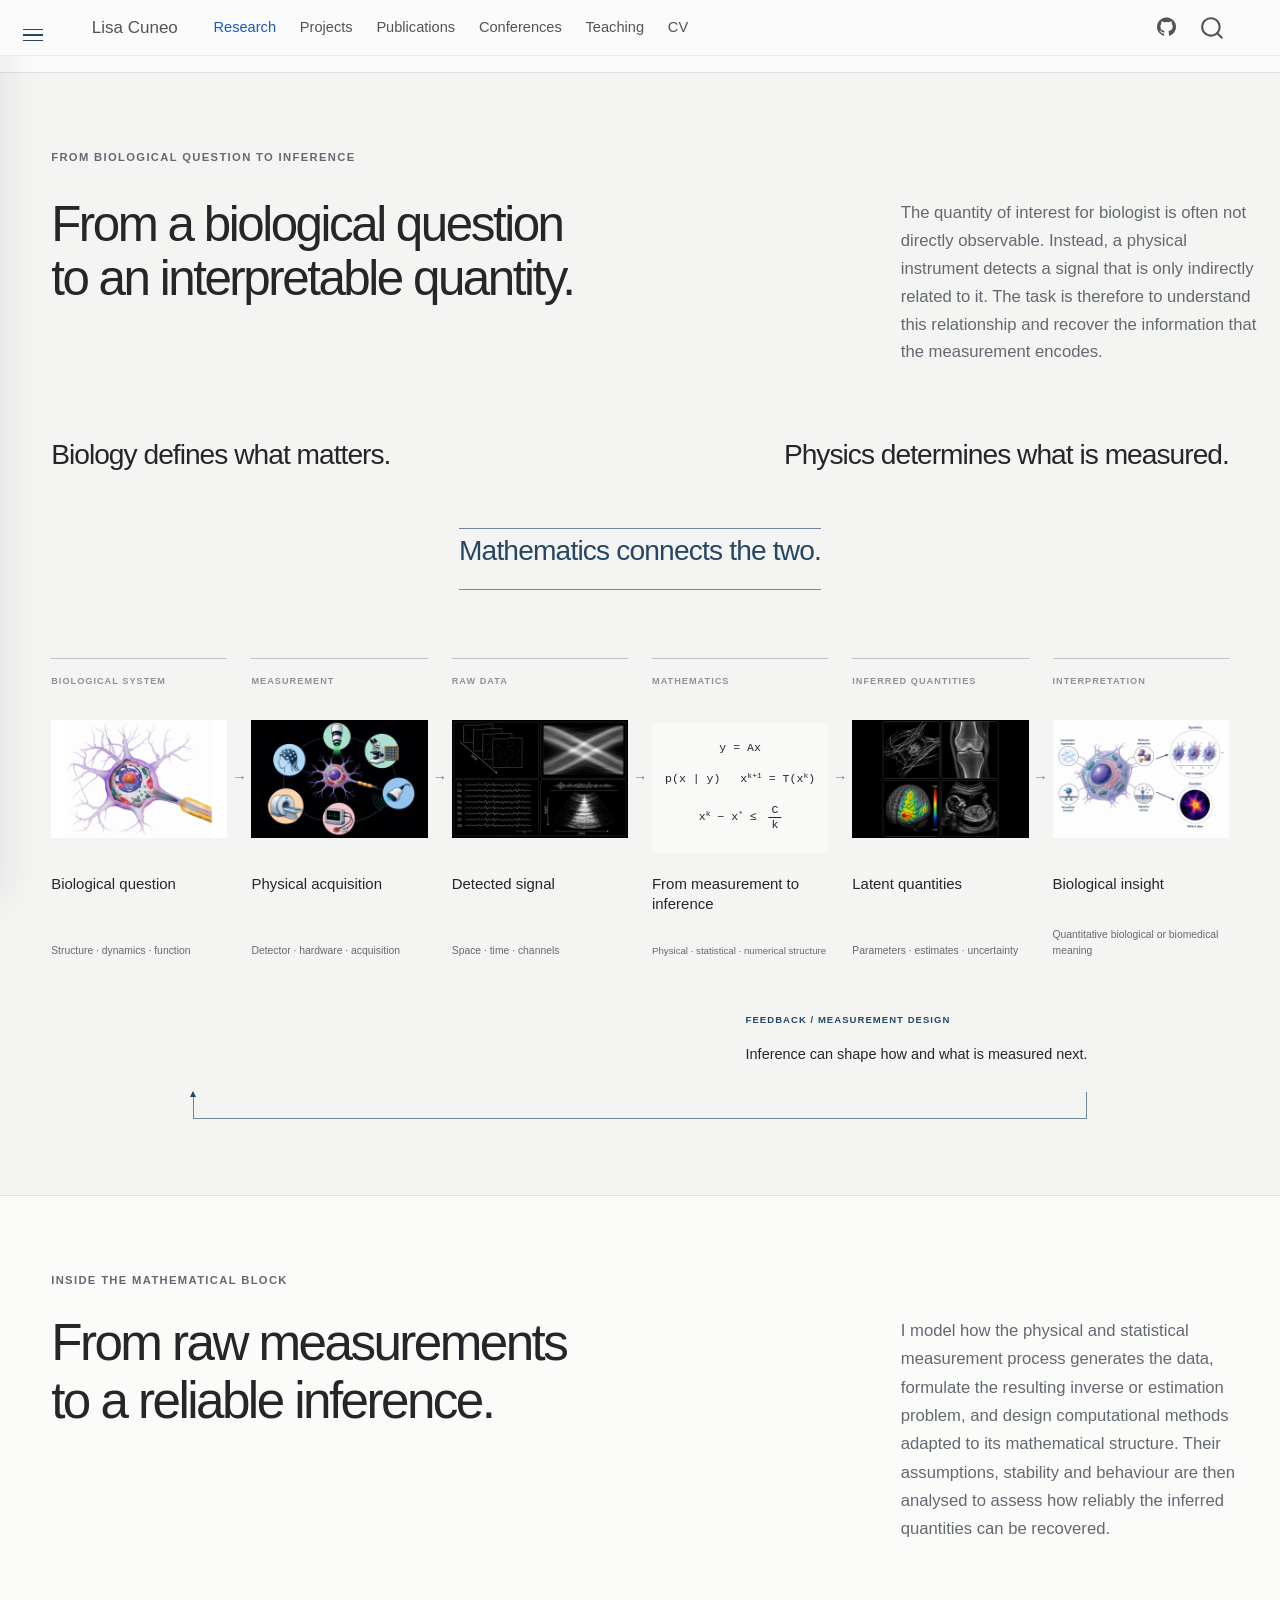
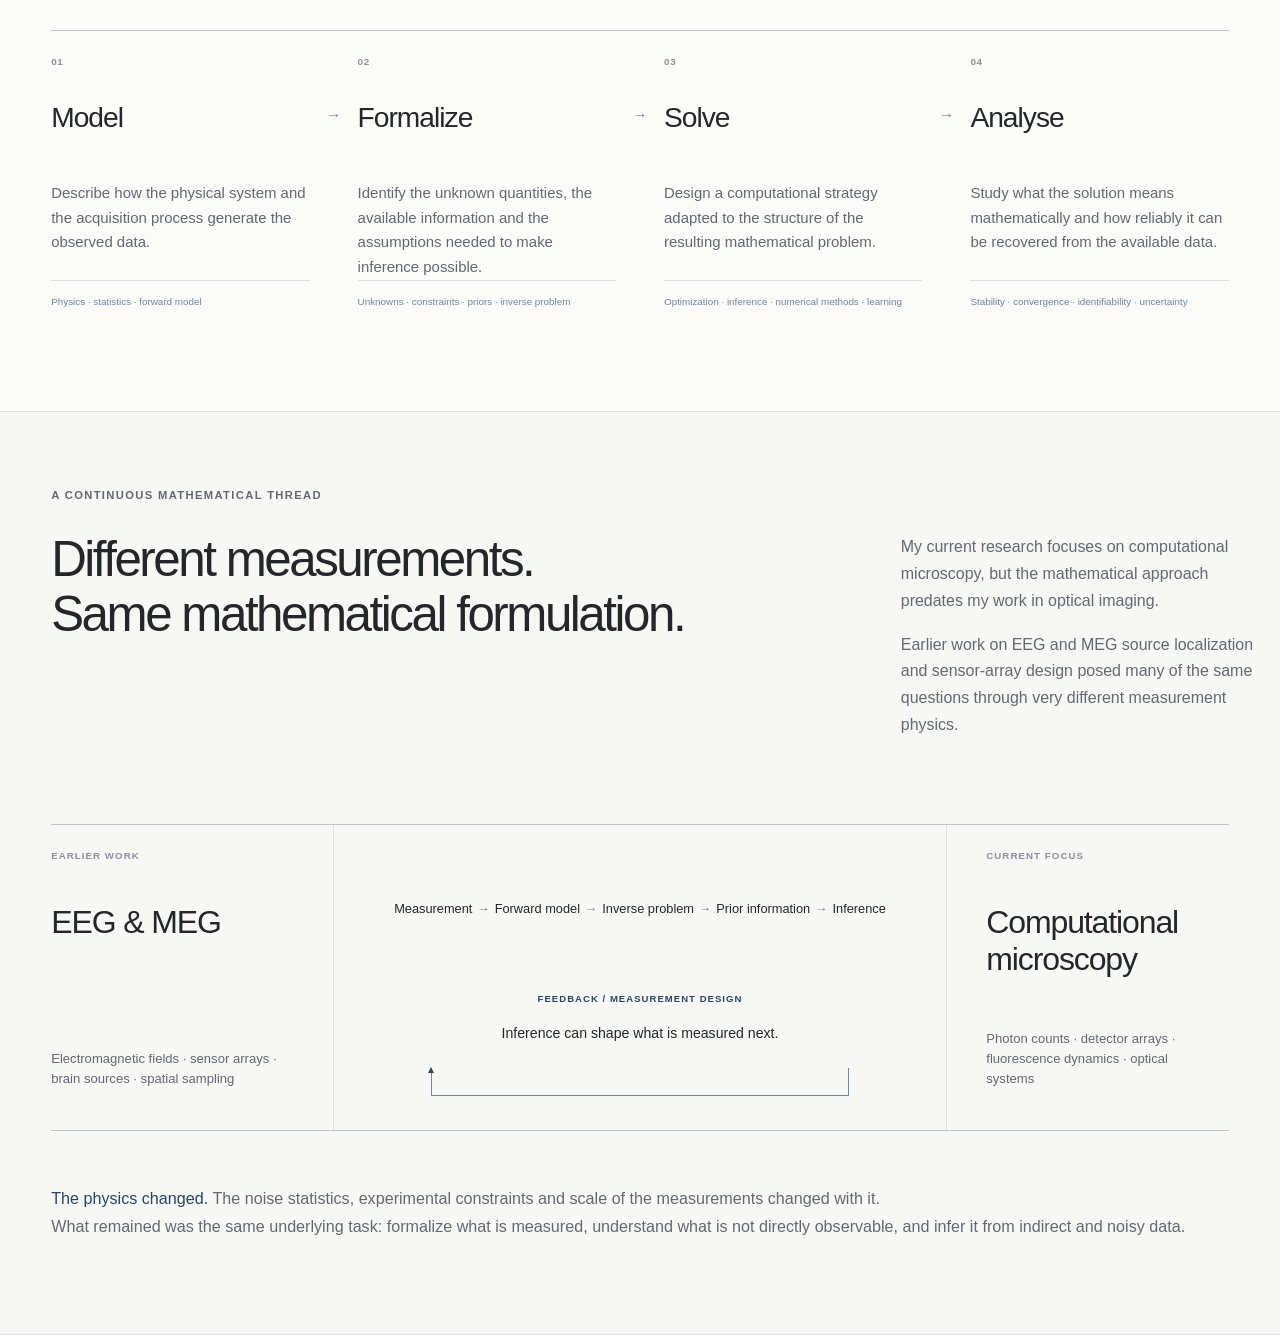
<file: research.html>
<!DOCTYPE html>
<html xmlns="http://www.w3.org/1999/xhtml" lang="en" xml:lang="en"><head>

<meta charset="utf-8">
<meta name="generator" content="quarto-1.10.18">

<meta name="viewport" content="width=device-width, initial-scale=1.0, user-scalable=yes">


<title>research – Lisa Cuneo</title>
<style>
/* Default styles provided by pandoc.
** See https://pandoc.org/MANUAL.html#variables-for-html for config info.
*/
span.smallcaps{font-variant: small-caps;}
div.columns{display: flex; gap: 1.5em;}
div.column{flex: auto;}
@media screen {
div.columns{gap: min(4vw, 1.5em);}
div.column{overflow-x: auto;}
}
div.hanging-indent{margin-left: 1.5em; text-indent: -1.5em;}
ul.task-list{list-style: none;}
ul.task-list li input[type="checkbox"] {
  width: 0.8em;
  margin: 0 0.8em 0.2em -1em; /* quarto-specific, see https://github.com/quarto-dev/quarto-cli/issues/4556 */ 
  vertical-align: middle;
}
</style>


<script src="site_libs/quarto-nav/quarto-nav.js"></script>
<script src="site_libs/quarto-nav/headroom.min.js"></script>
<script src="site_libs/clipboard/clipboard.min.js"></script>
<script src="site_libs/quarto-search/autocomplete.umd.js"></script>
<script src="site_libs/quarto-search/fuse.min.js"></script>
<script src="site_libs/quarto-search/quarto-search.js"></script>
<meta name="quarto:offset" content="./">
<script src="site_libs/quarto-html/quarto.js" type="module"></script>
<script src="site_libs/quarto-html/tabsets/tabsets.js" type="module"></script>
<script src="site_libs/quarto-html/popper.min.js"></script>
<script src="site_libs/quarto-html/tippy.umd.min.js"></script>
<script src="site_libs/quarto-html/anchor.min.js"></script>
<link href="site_libs/quarto-html/tippy.css" rel="stylesheet">
<link href="site_libs/quarto-html/quarto-syntax-highlighting-64a204ab8560d761af7679ceaba22944.css" rel="stylesheet" id="quarto-text-highlighting-styles">
<script src="site_libs/bootstrap/bootstrap.min.js"></script>
<link href="site_libs/bootstrap/bootstrap-icons.css" rel="stylesheet">
<link href="site_libs/bootstrap/bootstrap-ebf07c2d505cd30ce82c008193a76013.min.css" rel="stylesheet" append-hash="true" id="quarto-bootstrap" data-mode="light">
<script id="quarto-search-options" type="application/json">{
  "location": "navbar",
  "copy-button": false,
  "collapse-after": 3,
  "panel-placement": "end",
  "type": "overlay",
  "limit": 50,
  "keyboard-shortcut": [
    "f",
    "/",
    "s"
  ],
  "show-item-context": false,
  "language": {
    "search-no-results-text": "No results",
    "search-matching-documents-text": "matching documents",
    "search-copy-link-title": "Copy link to search",
    "search-hide-matches-text": "Hide additional matches",
    "search-more-match-text": "more match in this document",
    "search-more-matches-text": "more matches in this document",
    "search-clear-button-title": "Clear",
    "search-text-placeholder": "",
    "search-detached-cancel-button-title": "Cancel",
    "search-submit-button-title": "Submit",
    "search-label": "Search"
  }
}</script>


<link rel="stylesheet" href="styles.css">
<meta property="og:title" content="Lisa Cuneo">
<meta property="og:image" content="https://lisacuneo.github.io/assets/biological-system.png">
<meta property="og:site_name" content="Lisa Cuneo">
<meta property="og:image:alt" content="Stylized biological neuron">
<meta property="og:image:height" content="1024">
<meta property="og:image:width" content="1536">
<link rel="canonical" href="https://lisacuneo.github.io/research.html">
</head>

<body class="nav-fixed quarto-light">

<div id="quarto-search-results"></div>
  <header id="quarto-header" class="headroom fixed-top">
    <nav class="navbar navbar-expand-lg " data-bs-theme="dark">
      <div class="navbar-container container-fluid">
      <div class="navbar-brand-container mx-auto">
    <a class="navbar-brand" href="./index.html">
    <span class="navbar-title">Lisa Cuneo</span>
    </a>
  </div>
            <div id="quarto-search" class="" title="Search"></div>
          <button class="navbar-toggler" type="button" data-bs-toggle="collapse" data-bs-target="#navbarCollapse" aria-controls="navbarCollapse" role="menu" aria-expanded="false" aria-label="Toggle navigation" onclick="if (window.quartoToggleHeadroom) { window.quartoToggleHeadroom(); }">
  <span class="navbar-toggler-icon"></span>
</button>
          <div class="collapse navbar-collapse" id="navbarCollapse">
            <ul class="navbar-nav navbar-nav-scroll me-auto">
  <li class="nav-item">
    <a class="nav-link active" href="./research.html" aria-current="page"> 
<span class="menu-text">Research</span></a>
  </li>  
  <li class="nav-item">
    <a class="nav-link" href="./projects.html"> 
<span class="menu-text">Projects</span></a>
  </li>  
  <li class="nav-item">
    <a class="nav-link" href="./publications.html"> 
<span class="menu-text">Publications</span></a>
  </li>  
  <li class="nav-item">
    <a class="nav-link" href="./conferences.html"> 
<span class="menu-text">Conferences</span></a>
  </li>  
  <li class="nav-item">
    <a class="nav-link" href="./teaching.html"> 
<span class="menu-text">Teaching</span></a>
  </li>  
  <li class="nav-item">
    <a class="nav-link" href="./cv.pdf"> 
<span class="menu-text">CV</span></a>
  </li>  
</ul>
            <ul class="navbar-nav navbar-nav-scroll ms-auto">
  <li class="nav-item compact">
    <a class="nav-link" href="https://github.com/LisaCuneo"> <i class="bi bi-github" role="img" aria-label="GitHub">
</i> 
<span class="menu-text"></span></a>
  </li>  
</ul>
          </div> <!-- /navcollapse -->
            <div class="quarto-navbar-tools">
</div>
      </div> <!-- /container-fluid -->
    </nav>
</header>
<!-- content -->
<div id="quarto-content" class="quarto-container page-columns page-rows-contents page-layout-full page-navbar">
<!-- sidebar -->
<!-- margin-sidebar -->
    
<!-- main -->
<main class="content page-columns page-full column-body" id="quarto-document-content"><header id="title-block-header" class="quarto-title-block"></header>




<!-- =======================================================
     FROM BIOLOGICAL QUESTION TO INFERENCE
     ======================================================= -->
<section class="biological-chain-section page-columns page-full">
<div class="biological-chain-inner column-screen-inset">
<div class="section-overline">
<p>FROM BIOLOGICAL QUESTION TO INFERENCE</p>
</div>
<div class="biological-chain-intro">
<div>
<h2 class="anchored">
From a biological question<br> to an interpretable quantity.
</h2>
</div>
<div class="biological-chain-intro-copy">
<p>
The quantity of interest for biologist is often not directly observable. Instead, a physical instrument detects a signal that is only indirectly related to it. The task is therefore to understand this relationship and recover the information that the measurement encodes.
</p>
</div>
</div>
<!-- =======================================================
     BIOLOGY — MATHEMATICS — PHYSICS
     ======================================================= -->
<div class="biology-physics-bridge">
<div class="bridge-side bridge-biology">
<p>Biology defines what matters.</p>
</div>
<div class="bridge-side bridge-physics">
<p>Physics determines what is measured.</p>
</div>
<div class="bridge-mathematics">
<p>Mathematics connects the two.</p>
</div>
</div>
<!-- =======================================================
     SIX-STEP CHAIN
     ======================================================= -->
<div class="measurement-chain">
<!-- BIOLOGICAL SYSTEM -->
<div class="measurement-step measurement-step-biological">
<div class="measurement-step-topline">

</div>
<div class="measurement-step-label">
<p>BIOLOGICAL SYSTEM</p>
</div>
<div class="measurement-step-visual measurement-step-visual-image">
<p><img src="assets/biological-system.png" class="measurement-real-image measurement-biological-image" alt="Stylized biological neuron"></p>
</div>
<div class="measurement-step-title">
<p>Biological question</p>
</div>
<div class="measurement-step-keywords">
<p>Structure · dynamics · function</p>
</div>
</div>
<div class="measurement-chain-arrow">
<p>→</p>
</div>
<!-- MEASUREMENT -->
<div class="measurement-step measurement-step-acquisition">
<div class="measurement-step-topline">

</div>
<div class="measurement-step-label">
<p>MEASUREMENT</p>
</div>
<div class="measurement-step-visual measurement-step-visual-image">
<p><img src="assets/measurement-sensors.png" class="measurement-real-image measurement-sensors-image" alt="Examples of biomedical measurement instruments and sensors"></p>
</div>
<div class="measurement-step-title">
<p>Physical acquisition</p>
</div>
<div class="measurement-step-keywords">
<p>Detector · hardware · acquisition</p>
</div>
</div>
<div class="measurement-chain-arrow">
<p>→</p>
</div>
<!-- RAW DATA -->
<div class="measurement-step measurement-step-raw">
<div class="measurement-step-topline">

</div>
<div class="measurement-step-label">
<p>RAW DATA</p>
</div>
<div class="measurement-step-visual measurement-step-visual-image measurement-data-visual">
<p><img src="assets/raw-data.png" class="measurement-real-image measurement-data-image" alt="Stylized examples of raw biomedical measurements"></p>
</div>
<div class="measurement-step-title">
<p>Detected signal</p>
</div>
<div class="measurement-step-keywords">
<p>Space · time · channels</p>
</div>
</div>
<div class="measurement-chain-arrow">
<p>→</p>
</div>
<!-- MATHEMATICS -->
<div class="measurement-step measurement-step-math">
<div class="measurement-step-topline">

</div>
<div class="measurement-step-label">
<p>MATHEMATICS</p>
</div>
<div class="measurement-step-visual">
<div class="math-formula-orbit">
<div class="math-formula-cell math-formula-top">
<p>y = Ax</p>
</div>
<div class="math-formula-cell math-formula-left">
<p>p(x | y)</p>
</div>
<div class="math-formula-cell math-formula-right">
<p>x<sup>k+1</sup> = T(x<sup>k</sup>)</p>
</div>
<div class="math-formula-cell math-formula-bottom">
<p>x<sup>k</sup> − x<sup>*</sup> ≤ <span class="math-fraction" aria-label="C over k"> <span class="math-fraction-top">C</span> <span class="math-fraction-bottom">k</span> </span></p>
</div>
</div>
</div>
<div class="measurement-step-title">
<p>From measurement to inference</p>
</div>
<div class="measurement-step-keywords measurement-step-keywords-nowrap">
<p>Physical · statistical · numerical structure</p>
</div>
</div>
<div class="measurement-chain-arrow">
<p>→</p>
</div>
<!-- INFERRED QUANTITIES -->
<div class="measurement-step measurement-step-inferred">
<div class="measurement-step-topline">

</div>
<div class="measurement-step-label">
<p>INFERRED QUANTITIES</p>
</div>
<div class="measurement-step-visual measurement-step-visual-image measurement-data-visual">
<p><img src="assets/inferred-quantities.png" class="measurement-real-image measurement-data-image" alt="Stylized examples of inferred biomedical quantities"></p>
</div>
<div class="measurement-step-title">
<p>Latent quantities</p>
</div>
<div class="measurement-step-keywords">
<p>Parameters · estimates · uncertainty</p>
</div>
</div>
<div class="measurement-chain-arrow">
<p>→</p>
</div>
<!-- INTERPRETATION -->
<div class="measurement-step measurement-step-interpretation">
<div class="measurement-step-topline">

</div>
<div class="measurement-step-label">
<p>INTERPRETATION</p>
</div>
<div class="measurement-step-visual measurement-step-visual-image measurement-data-visual">
<p><img src="assets/interpretation.png" class="measurement-real-image measurement-data-image" alt="Biological interpretation through cellular organization, dynamics and function"></p>
</div>
<div class="measurement-step-title">
<p>Biological insight</p>
</div>
<div class="measurement-step-keywords">
<p>Quantitative biological or biomedical meaning</p>
</div>
</div>
</div>
<!-- =======================================================
     FEEDBACK LOOP
     ======================================================= -->
<div class="measurement-feedback">
<div class="measurement-feedback-copy">
<div class="measurement-feedback-label">
<p>FEEDBACK / MEASUREMENT DESIGN</p>
</div>
<div class="measurement-feedback-text">
<p>Inference can shape how and what is measured next.</p>
</div>
</div>
<div class="measurement-feedback-line">
<div class="measurement-feedback-left">

</div>
<div class="measurement-feedback-horizontal">

</div>
<div class="measurement-feedback-right">

</div>
</div>
</div>
</div>
</section>
<!-- =======================================================
     INSIDE THE MATHEMATICAL BLOCK
     ======================================================= -->
<section class="mathematical-block-section page-columns page-full">
<div class="mathematical-block-inner column-screen-inset">
<div class="section-overline">
<p>INSIDE THE MATHEMATICAL BLOCK</p>
</div>
<div class="mathematical-block-intro">
<div>
<h2 class="anchored">
From raw measurements<br> to a reliable inference.
</h2>
</div>
<div class="mathematical-block-copy">
<p>
I model how the physical and statistical measurement process generates the data, formulate the resulting inverse or estimation problem, and design computational methods adapted to its mathematical structure. Their assumptions, stability and behaviour are then analysed to assess how reliably the inferred quantities can be recovered.
</p>
</div>
</div>
<!-- =======================================================
     MODEL — FORMALIZE — SOLVE — ANALYSE
     ======================================================= -->
<div class="mathematical-process">
<div class="mathematical-process-step">
<div class="mathematical-process-number">
<p>01</p>
</div>
<div class="mathematical-process-title" role="heading" aria-level="3">
<p>Model</p>
</div>
<p>
Describe how the physical system and the acquisition process generate the observed data.
</p>
<div class="mathematical-process-footer">
<div>
<p>Physics · statistics · forward model</p>
</div>
</div>
</div>
<div class="mathematical-process-arrow">
<p>→</p>
</div>
<div class="mathematical-process-step">
<div class="mathematical-process-number">
<p>02</p>
</div>
<div class="mathematical-process-title" role="heading" aria-level="3">
<p>Formalize</p>
</div>
<p>
Identify the unknown quantities, the available information and the assumptions needed to make inference possible.
</p>
<div class="mathematical-process-footer">
<div>
<p>Unknowns · constraints · priors · inverse problem</p>
</div>
</div>
</div>
<div class="mathematical-process-arrow">
<p>→</p>
</div>
<div class="mathematical-process-step">
<div class="mathematical-process-number">
<p>03</p>
</div>
<div class="mathematical-process-title" role="heading" aria-level="3">
<p>Solve</p>
</div>
<p>
Design a computational strategy adapted to the structure of the resulting mathematical problem.
</p>
<div class="mathematical-process-footer">
<div>
<p>Optimization · inference · numerical methods · learning</p>
</div>
</div>
</div>
<div class="mathematical-process-arrow">
<p>→</p>
</div>
<div class="mathematical-process-step">
<div class="mathematical-process-number">
<p>04</p>
</div>
<div class="mathematical-process-title" role="heading" aria-level="3">
<p>Analyse</p>
</div>
<p>
Study what the solution means mathematically and how reliably it can be recovered from the available data.
</p>
<div class="mathematical-process-footer">
<div>
<p>Stability · convergence · identifiability · uncertainty</p>
</div>
</div>
</div>
</div>
</div>
</section>
<!-- =======================================================
     CONTINUOUS MATHEMATICAL THREAD
     ======================================================= -->
<section class="thread-section page-columns page-full">
<div class="thread-inner column-screen-inset">
<div class="section-overline">
<p>A CONTINUOUS MATHEMATICAL THREAD</p>
</div>
<div class="thread-header">
<div>
<h2 class="anchored">
Different measurements.<br> Same mathematical formulation.
</h2>
</div>
<div class="thread-header-copy">
<p>
My current research focuses on computational microscopy, but the mathematical approach predates my work in optical imaging.
</p>
<p>
Earlier work on EEG and MEG source localization and sensor-array design posed many of the same questions through very different measurement physics.
</p>
</div>
</div>
<div class="thread-domains">
<div class="thread-domain thread-domain-current">
<div class="thread-domain-label">
<p>EARLIER WORK</p>
</div>
<div class="thread-domain-title">
<p>EEG &amp; MEG</p>
</div>
<div class="thread-domain-copy">
<p>Electromagnetic fields · sensor arrays · brain sources · spatial sampling</p>
</div>
</div>
<div class="thread-common">
<div class="thread-common-chain">
<p><span>Measurement</span> <span>→</span> <span>Forward model</span> <span>→</span> <span>Inverse problem</span> <span>→</span> <span>Prior information</span> <span>→</span> <span>Inference</span></p>
</div>
<div class="thread-feedback">
<div class="thread-feedback-label">
<p>FEEDBACK / MEASUREMENT DESIGN</p>
</div>
<div class="thread-feedback-text">
<p>Inference can shape what is measured next.</p>
</div>
<div class="thread-feedback-line">
<div class="thread-feedback-up">

</div>
<div class="thread-feedback-horizontal">

</div>
<div class="thread-feedback-down">

</div>
</div>
</div>
</div>
<div class="thread-domain thread-domain-earlier">
<div class="thread-domain-label">
<p>CURRENT FOCUS</p>
</div>
<div class="thread-domain-title">
<p>Computational microscopy</p>
</div>
<div class="thread-domain-copy">
<p>Photon counts · detector arrays · fluorescence dynamics · optical systems</p>
</div>
</div>
</div>
<div class="thread-closing">
<div class="thread-closing-copy">
<p><span class="thread-closing-emphasis">The physics changed.</span> The noise statistics, experimental constraints and scale of the measurements changed with it.<br> What remained was the same underlying task: formalize what is measured, understand what is not directly observable, and infer it from indirect and noisy data.</p>
</div>
</div>
</div>
</section>



</main> <!-- /main -->
<!-- =======================================================
     GLOBAL FLOATING NAVIGATION
     ======================================================= -->

<button class="floating-menu-button" id="floating-menu-button" type="button" aria-label="Open navigation menu" aria-expanded="false" aria-controls="floating-menu-drawer">
  <span></span>
  <span></span>
  <span></span>
</button>

<div class="floating-menu-overlay" id="floating-menu-overlay"></div>

<aside class="floating-menu-drawer" id="floating-menu-drawer" aria-hidden="true">

  <div class="floating-menu-label">
    NAVIGATION
  </div>

  <nav class="floating-menu-nav" aria-label="Site navigation">

    <a href="index.html" data-page-link="index.html">
      Home
    </a>

    <a href="research.html" data-page-link="research.html">
      Research
    </a>


    <!-- ===================================================
         PROJECTS
         =================================================== -->

    <div class="floating-menu-group" data-menu-group="projects">

      <div class="floating-menu-group-row">

        <a href="projects.html" class="floating-menu-parent-link" data-page-link="projects.html">
          Projects
        </a>

        <button class="floating-menu-toggle" type="button" aria-label="Show Projects sections" aria-expanded="false" aria-controls="floating-submenu-projects" data-menu-toggle="projects">
          <span aria-hidden="true">+</span>
        </button>

      </div>


      <div class="floating-menu-submenu" id="floating-submenu-projects" data-menu-submenu="projects">

        <a href="projects.html#model-based" data-section-page="projects.html" data-section-link="model-based">
          Model-based &amp; optimization
        </a>

        <a href="projects.html#learning" data-section-page="projects.html" data-section-link="learning">
          Physics-aware learning
        </a>

        <a href="projects.html#earlier-work" data-section-page="projects.html" data-section-link="earlier-work">
          Earlier work
        </a>

      </div>

    </div>




    <!-- ===================================================
         PUBLICATIONS
         =================================================== -->

    <div class="floating-menu-group" data-menu-group="publications">

      <div class="floating-menu-group-row">

        <a href="publications.html" class="floating-menu-parent-link" data-page-link="publications.html">
          Publications
        </a>

        <button class="floating-menu-toggle" type="button" aria-label="Show Publications sections" aria-expanded="false" aria-controls="floating-submenu-publications" data-menu-toggle="publications">
          <span aria-hidden="true">+</span>
        </button>

      </div>

      <div class="floating-menu-submenu" id="floating-submenu-publications" data-menu-submenu="publications">

        <a href="publications.html#published" data-section-page="publications.html" data-section-link="published">
          Published
        </a>

        <a href="publications.html#proceedings" data-section-page="publications.html" data-section-link="proceedings">
          Proceedings
        </a>

        <a href="publications.html#ongoing" data-section-page="publications.html" data-section-link="ongoing">
          Ongoing manuscripts
        </a>

      </div>

    </div>


    <!-- ===================================================
         CONFERENCES
         =================================================== -->

    <div class="floating-menu-group" data-menu-group="conferences">

      <div class="floating-menu-group-row">

        <a href="conferences.html" class="floating-menu-parent-link" data-page-link="conferences.html">
          Conferences
        </a>

        <button class="floating-menu-toggle" type="button" aria-label="Show Conferences sections" aria-expanded="false" aria-controls="floating-submenu-conferences" data-menu-toggle="conferences">
          <span aria-hidden="true">+</span>
        </button>

      </div>

      <div class="floating-menu-submenu" id="floating-submenu-conferences" data-menu-submenu="conferences">

        <a href="conferences.html#upcoming" data-section-page="conferences.html" data-section-link="upcoming">
          Upcoming
        </a>

        <a href="conferences.html#conferences" data-section-page="conferences.html" data-section-link="conferences">
          Conferences
        </a>

        <a href="conferences.html#talks" data-section-page="conferences.html" data-section-link="talks">
          Talks
        </a>

        <a href="conferences.html#workshops" data-section-page="conferences.html" data-section-link="workshops">
          Workshops
        </a>

      </div>

    </div>


    <a href="teaching.html" data-page-link="teaching.html">
      Teaching
    </a>

    <a href="cv.pdf">
      CV
    </a>

    <a href="mailto:lisa.cuneo@iit.it" class="floating-menu-contact">
      Contact
    </a>

  </nav>

</aside>

<script>
(function () {

  const body = document.body;
  const button = document.getElementById("floating-menu-button");
  const drawer = document.getElementById("floating-menu-drawer");
  const overlay = document.getElementById("floating-menu-overlay");

  if (!button || !drawer || !overlay) {
    return;
  }


  /* =====================================================
     SUBMENU STATE
     ===================================================== */

  function closeAllSubmenus() {

    drawer
      .querySelectorAll("[data-menu-submenu]")
      .forEach(function (submenu) {
        submenu.classList.remove("is-open");
      });

    drawer
      .querySelectorAll("[data-menu-group]")
      .forEach(function (group) {
        group.classList.remove("is-open");
      });

    drawer
      .querySelectorAll("[data-menu-toggle]")
      .forEach(function (toggle) {
        toggle.setAttribute("aria-expanded", "false");

        const groupName = toggle.getAttribute("data-menu-toggle");
        const label = groupName.charAt(0).toUpperCase() + groupName.slice(1);
        toggle.setAttribute("aria-label", "Show " + label + " sections");
      });
  }


  /* =====================================================
     DRAWER
     ===================================================== */

  function updateScrollState() {
    body.classList.toggle("nav-scrolled", window.scrollY > 8);
  }

  function openMenu() {
    /* Every time the drawer opens, start from the compact view. */
    closeAllSubmenus();

    body.classList.add("floating-menu-open");
    button.setAttribute("aria-expanded", "true");
    button.setAttribute("aria-label", "Close navigation menu");
    drawer.setAttribute("aria-hidden", "false");
  }

  function closeMenu() {
    body.classList.remove("floating-menu-open");
    button.setAttribute("aria-expanded", "false");
    button.setAttribute("aria-label", "Open navigation menu");
    drawer.setAttribute("aria-hidden", "true");
  }

  function toggleMenu() {
    if (body.classList.contains("floating-menu-open")) {
      closeMenu();
    } else {
      openMenu();
    }
  }


  /* =====================================================
     PAGE / SECTION HELPERS
     ===================================================== */

  function currentPageName() {
    const path = window.location.pathname;
    const file = path.split("/").pop();
    return file || "index.html";
  }

  function clearActiveStates() {
    drawer
      .querySelectorAll(".is-current-page, .is-active")
      .forEach(function (element) {
        element.classList.remove("is-current-page", "is-active");
      });
  }

  function updateActiveNavigation() {
    clearActiveStates();

    const page = currentPageName();

    drawer
      .querySelectorAll("[data-page-link]")
      .forEach(function (link) {
        if (link.getAttribute("data-page-link") === page) {
          link.classList.add("is-current-page");
        }
      });

    const sectionLinks = Array.from(
      drawer.querySelectorAll(
        '[data-section-page="' + page + '"][data-section-link]'
      )
    );

    if (!sectionLinks.length) {
      return;
    }

    const sections = sectionLinks
      .map(function (link) {
        const id = link.getAttribute("data-section-link");
        return {
          link: link,
          element: document.getElementById(id)
        };
      })
      .filter(function (item) {
        return item.element;
      });

    if (!sections.length) {
      return;
    }

    let active = null;
    const referenceY = 130;

    sections.forEach(function (item) {
      if (item.element.getBoundingClientRect().top <= referenceY) {
        active = item;
      }
    });

    if (active) {
      active.link.classList.add("is-active");
    }
  }


  /* =====================================================
     INDEPENDENT SUBMENUS
     ===================================================== */

  drawer
    .querySelectorAll("[data-menu-toggle]")
    .forEach(function (toggle) {

      toggle.addEventListener("click", function () {

        const groupName = toggle.getAttribute("data-menu-toggle");
        const group = drawer.querySelector(
          '[data-menu-group="' + groupName + '"]'
        );
        const submenu = drawer.querySelector(
          '[data-menu-submenu="' + groupName + '"]'
        );

        if (!group || !submenu) {
          return;
        }

        const isOpen = submenu.classList.contains("is-open");
        const nextOpen = !isOpen;

        submenu.classList.toggle("is-open", nextOpen);
        group.classList.toggle("is-open", nextOpen);

        toggle.setAttribute(
          "aria-expanded",
          nextOpen ? "true" : "false"
        );

        const label = groupName.charAt(0).toUpperCase() + groupName.slice(1);
        toggle.setAttribute(
          "aria-label",
          (nextOpen ? "Hide " : "Show ") + label + " sections"
        );
      });

    });


  /* =====================================================
     LINK NAVIGATION
     ===================================================== */

  /*
     Never intercept navigation. Links are plain HTML anchors and the
     browser follows their href normally. For same-page hash links we
     close the drawer on the next event-loop tick, after the browser has
     had a chance to process the click.
  */

  drawer
    .querySelectorAll('a[href]')
    .forEach(function (link) {

      link.addEventListener("click", function () {
        window.setTimeout(closeMenu, 0);
      });

    });


  /* =====================================================
     EVENTS
     ===================================================== */

  button.addEventListener("click", function () {
    toggleMenu();
  });

  overlay.addEventListener("click", function () {
    closeMenu();
  });

  document.addEventListener("keydown", function (event) {
    if (event.key === "Escape") {
      closeMenu();
    }
  });

  window.addEventListener(
    "scroll",
    function () {
      updateScrollState();
      updateActiveNavigation();
    },
    { passive: true }
  );

  window.addEventListener("hashchange", updateActiveNavigation);

  closeAllSubmenus();
  updateScrollState();
  updateActiveNavigation();

})();
</script>
<script id="quarto-html-after-body" type="application/javascript">
  window.document.addEventListener("DOMContentLoaded", function (event) {
    const icon = "";
    const anchorJS = new window.AnchorJS();
    anchorJS.options = {
      placement: 'right',
      icon: icon
    };
    anchorJS.add('.anchored');
    const isCodeAnnotation = (el) => {
      for (const clz of el.classList) {
        if (clz.startsWith('code-annotation-')) {                     
          return true;
        }
      }
      return false;
    }
    const onCopySuccess = function(e) {
      // button target
      const button = e.trigger;
      // don't keep focus
      button.blur();
      // flash "checked"
      button.classList.add('code-copy-button-checked');
      var currentTitle = button.getAttribute("title");
      button.setAttribute("title", "Copied!");
      let tooltip;
      if (window.bootstrap) {
        button.setAttribute("data-bs-toggle", "tooltip");
        button.setAttribute("data-bs-placement", "left");
        button.setAttribute("data-bs-title", "Copied!");
        tooltip = new bootstrap.Tooltip(button, 
          { trigger: "manual", 
            customClass: "code-copy-button-tooltip",
            offset: [0, -8]});
        tooltip.show();    
      }
      setTimeout(function() {
        if (tooltip) {
          tooltip.hide();
          button.removeAttribute("data-bs-title");
          button.removeAttribute("data-bs-toggle");
          button.removeAttribute("data-bs-placement");
        }
        button.setAttribute("title", currentTitle);
        button.classList.remove('code-copy-button-checked');
      }, 1000);
      // clear code selection
      e.clearSelection();
    }
    const getTextToCopy = function(trigger) {
      const outerScaffold = trigger.parentElement.cloneNode(true);
      const codeEl = outerScaffold.querySelector('code');
      for (const childEl of codeEl.children) {
        if (isCodeAnnotation(childEl)) {
          childEl.remove();
        }
      }
      return codeEl.innerText;
    }
    const clipboard = new window.ClipboardJS('.code-copy-button:not([data-in-quarto-modal])', {
      text: getTextToCopy
    });
    clipboard.on('success', onCopySuccess);
    if (window.document.getElementById('quarto-embedded-source-code-modal')) {
      const clipboardModal = new window.ClipboardJS('.code-copy-button[data-in-quarto-modal]', {
        text: getTextToCopy,
        container: window.document.getElementById('quarto-embedded-source-code-modal')
      });
      clipboardModal.on('success', onCopySuccess);
    }
      var localhostRegex = new RegExp(/^(?:http|https):\/\/localhost\:?[0-9]*\//);
      var mailtoRegex = new RegExp(/^mailto:/);
        var filterRegex = new RegExp("https:\/\/lisacuneo\.github\.io\/");
      var isInternal = (href) => {
          return filterRegex.test(href) || localhostRegex.test(href) || mailtoRegex.test(href);
      }
      // Inspect non-navigation links and adorn them if external
     var links = window.document.querySelectorAll('a[href]:not(.nav-link):not(.navbar-brand):not(.toc-action):not(.sidebar-link):not(.sidebar-item-toggle):not(.pagination-link):not(.no-external):not([aria-hidden]):not(.dropdown-item):not(.quarto-navigation-tool):not(.about-link)');
      for (var i=0; i<links.length; i++) {
        const link = links[i];
        if (!isInternal(link.href)) {
          // undo the damage that might have been done by quarto-nav.js in the case of
          // links that we want to consider external
          if (link.dataset.originalHref !== undefined) {
            link.href = link.dataset.originalHref;
          }
        }
      }
    function tippyHover(el, contentFn, onTriggerFn, onUntriggerFn) {
      const config = {
        allowHTML: true,
        maxWidth: 500,
        delay: 100,
        arrow: false,
        appendTo: function(el) {
            return el.parentElement;
        },
        interactive: true,
        interactiveBorder: 10,
        theme: 'quarto',
        placement: 'bottom-start',
      };
      if (contentFn) {
        config.content = contentFn;
      }
      if (onTriggerFn) {
        config.onTrigger = onTriggerFn;
      }
      if (onUntriggerFn) {
        config.onUntrigger = onUntriggerFn;
      }
      window.tippy(el, config); 
    }
    const noterefs = window.document.querySelectorAll('a[role="doc-noteref"]');
    for (var i=0; i<noterefs.length; i++) {
      const ref = noterefs[i];
      tippyHover(ref, function() {
        // use id or data attribute instead here
        let href = ref.getAttribute('data-footnote-href') || ref.getAttribute('href');
        try { href = new URL(href).hash; } catch {}
        const id = href.replace(/^#\/?/, "");
        const note = window.document.getElementById(id);
        if (note) {
          return note.innerHTML;
        } else {
          return "";
        }
      });
    }
    const xrefs = window.document.querySelectorAll('a.quarto-xref');
    const processXRef = (id, note) => {
      // Strip column container classes
      const stripColumnClz = (el) => {
        el.classList.remove("page-full", "page-columns");
        if (el.children) {
          for (const child of el.children) {
            stripColumnClz(child);
          }
        }
      }
      stripColumnClz(note)
      if (id === null || id.startsWith('sec-')) {
        // Special case sections, only their first couple elements
        const container = document.createElement("div");
        if (note.children && note.children.length > 2) {
          container.appendChild(note.children[0].cloneNode(true));
          for (let i = 1; i < note.children.length; i++) {
            const child = note.children[i];
            if (child.tagName === "P" && child.innerText === "") {
              continue;
            } else {
              container.appendChild(child.cloneNode(true));
              break;
            }
          }
          if (window.Quarto?.typesetMath) {
            window.Quarto.typesetMath(container);
          }
          return container.innerHTML
        } else {
          if (window.Quarto?.typesetMath) {
            window.Quarto.typesetMath(note);
          }
          return note.innerHTML;
        }
      } else {
        // Remove any anchor links if they are present
        const anchorLink = note.querySelector('a.anchorjs-link');
        if (anchorLink) {
          anchorLink.remove();
        }
        if (window.Quarto?.typesetMath) {
          window.Quarto.typesetMath(note);
        }
        if (note.classList.contains("callout")) {
          return note.outerHTML;
        } else {
          return note.innerHTML;
        }
      }
    }
    for (var i=0; i<xrefs.length; i++) {
      const xref = xrefs[i];
      tippyHover(xref, undefined, function(instance) {
        instance.disable();
        let url = xref.getAttribute('href');
        let hash = undefined; 
        if (url.startsWith('#')) {
          hash = url;
        } else {
          try { hash = new URL(url).hash; } catch {}
        }
        if (hash) {
          const id = hash.replace(/^#\/?/, "");
          const note = window.document.getElementById(id);
          if (note !== null) {
            try {
              const html = processXRef(id, note.cloneNode(true));
              instance.setContent(html);
            } finally {
              instance.enable();
              instance.show();
            }
          } else {
            // See if we can fetch this
            fetch(url.split('#')[0])
            .then(res => res.text())
            .then(html => {
              const parser = new DOMParser();
              const htmlDoc = parser.parseFromString(html, "text/html");
              const note = htmlDoc.getElementById(id);
              if (note !== null) {
                const html = processXRef(id, note);
                instance.setContent(html);
              } 
            }).finally(() => {
              instance.enable();
              instance.show();
            });
          }
        } else {
          // See if we can fetch a full url (with no hash to target)
          // This is a special case and we should probably do some content thinning / targeting
          fetch(url)
          .then(res => res.text())
          .then(html => {
            const parser = new DOMParser();
            const htmlDoc = parser.parseFromString(html, "text/html");
            const note = htmlDoc.querySelector('main.content');
            if (note !== null) {
              // This should only happen for chapter cross references
              // (since there is no id in the URL)
              // remove the first header
              if (note.children.length > 0 && note.children[0].tagName === "HEADER") {
                note.children[0].remove();
              }
              const html = processXRef(null, note);
              instance.setContent(html);
            } 
          }).finally(() => {
            instance.enable();
            instance.show();
          });
        }
      }, function(instance) {
      });
    }
        let selectedAnnoteEl;
        const selectorForAnnotation = ( cell, annotation) => {
          let cellAttr = 'data-code-cell="' + cell + '"';
          let lineAttr = 'data-code-annotation="' +  annotation + '"';
          const selector = 'span[' + cellAttr + '][' + lineAttr + ']';
          return selector;
        }
        const selectCodeLines = (annoteEl) => {
          const doc = window.document;
          const targetCell = annoteEl.getAttribute("data-target-cell");
          const targetAnnotation = annoteEl.getAttribute("data-target-annotation");
          const annoteSpan = window.document.querySelector(selectorForAnnotation(targetCell, targetAnnotation));
          const lines = annoteSpan.getAttribute("data-code-lines").split(",");
          const lineIds = lines.map((line) => {
            return targetCell + "-" + line;
          })
          let top = null;
          let height = null;
          let parent = null;
          if (lineIds.length > 0) {
              //compute the position of the single el (top and bottom and make a div)
              const el = window.document.getElementById(lineIds[0]);
              top = el.offsetTop;
              height = el.offsetHeight;
              parent = el.parentElement.parentElement;
            if (lineIds.length > 1) {
              const lastEl = window.document.getElementById(lineIds[lineIds.length - 1]);
              const bottom = lastEl.offsetTop + lastEl.offsetHeight;
              height = bottom - top;
            }
            if (top !== null && height !== null && parent !== null) {
              // cook up a div (if necessary) and position it 
              let div = window.document.getElementById("code-annotation-line-highlight");
              if (div === null) {
                div = window.document.createElement("div");
                div.setAttribute("id", "code-annotation-line-highlight");
                div.style.position = 'absolute';
                parent.appendChild(div);
              }
              div.style.top = top - 2 + "px";
              div.style.height = height + 4 + "px";
              div.style.left = 0;
              let gutterDiv = window.document.getElementById("code-annotation-line-highlight-gutter");
              if (gutterDiv === null) {
                gutterDiv = window.document.createElement("div");
                gutterDiv.setAttribute("id", "code-annotation-line-highlight-gutter");
                gutterDiv.style.position = 'absolute';
                const codeCell = window.document.getElementById(targetCell);
                const gutter = codeCell.querySelector('.code-annotation-gutter');
                gutter.appendChild(gutterDiv);
              }
              gutterDiv.style.top = top - 2 + "px";
              gutterDiv.style.height = height + 4 + "px";
            }
            selectedAnnoteEl = annoteEl;
          }
        };
        const unselectCodeLines = () => {
          const elementsIds = ["code-annotation-line-highlight", "code-annotation-line-highlight-gutter"];
          elementsIds.forEach((elId) => {
            const div = window.document.getElementById(elId);
            if (div) {
              div.remove();
            }
          });
          selectedAnnoteEl = undefined;
        };
          // Handle positioning of the toggle
      window.addEventListener(
        "resize",
        throttle(() => {
          elRect = undefined;
          if (selectedAnnoteEl) {
            selectCodeLines(selectedAnnoteEl);
          }
        }, 10)
      );
      function throttle(fn, ms) {
      let throttle = false;
      let timer;
        return (...args) => {
          if(!throttle) { // first call gets through
              fn.apply(this, args);
              throttle = true;
          } else { // all the others get throttled
              if(timer) clearTimeout(timer); // cancel #2
              timer = setTimeout(() => {
                fn.apply(this, args);
                timer = throttle = false;
              }, ms);
          }
        };
      }
        // Attach click handler to the DT
        const annoteDls = window.document.querySelectorAll('dt[data-target-cell]');
        for (const annoteDlNode of annoteDls) {
          annoteDlNode.addEventListener('click', (event) => {
            const clickedEl = event.target;
            if (clickedEl !== selectedAnnoteEl) {
              unselectCodeLines();
              const activeEl = window.document.querySelector('dt[data-target-cell].code-annotation-active');
              if (activeEl) {
                activeEl.classList.remove('code-annotation-active');
              }
              selectCodeLines(clickedEl);
              clickedEl.classList.add('code-annotation-active');
            } else {
              // Unselect the line
              unselectCodeLines();
              clickedEl.classList.remove('code-annotation-active');
            }
          });
        }
    const findCites = (el) => {
      const parentEl = el.parentElement;
      if (parentEl) {
        const cites = parentEl.dataset.cites;
        if (cites) {
          return {
            el,
            cites: cites.split(' ')
          };
        } else {
          return findCites(el.parentElement)
        }
      } else {
        return undefined;
      }
    };
    var bibliorefs = window.document.querySelectorAll('a[role="doc-biblioref"]');
    for (var i=0; i<bibliorefs.length; i++) {
      const ref = bibliorefs[i];
      const citeInfo = findCites(ref);
      if (citeInfo) {
        tippyHover(citeInfo.el, function() {
          var popup = window.document.createElement('div');
          citeInfo.cites.forEach(function(cite) {
            var citeDiv = window.document.createElement('div');
            citeDiv.classList.add('hanging-indent');
            citeDiv.classList.add('csl-entry');
            var biblioDiv = window.document.getElementById('ref-' + cite);
            if (biblioDiv) {
              citeDiv.innerHTML = biblioDiv.innerHTML;
            }
            popup.appendChild(citeDiv);
          });
          return popup.innerHTML;
        });
      }
    }
  });
  </script>
</div> <!-- /content -->




</body></html>
</file>
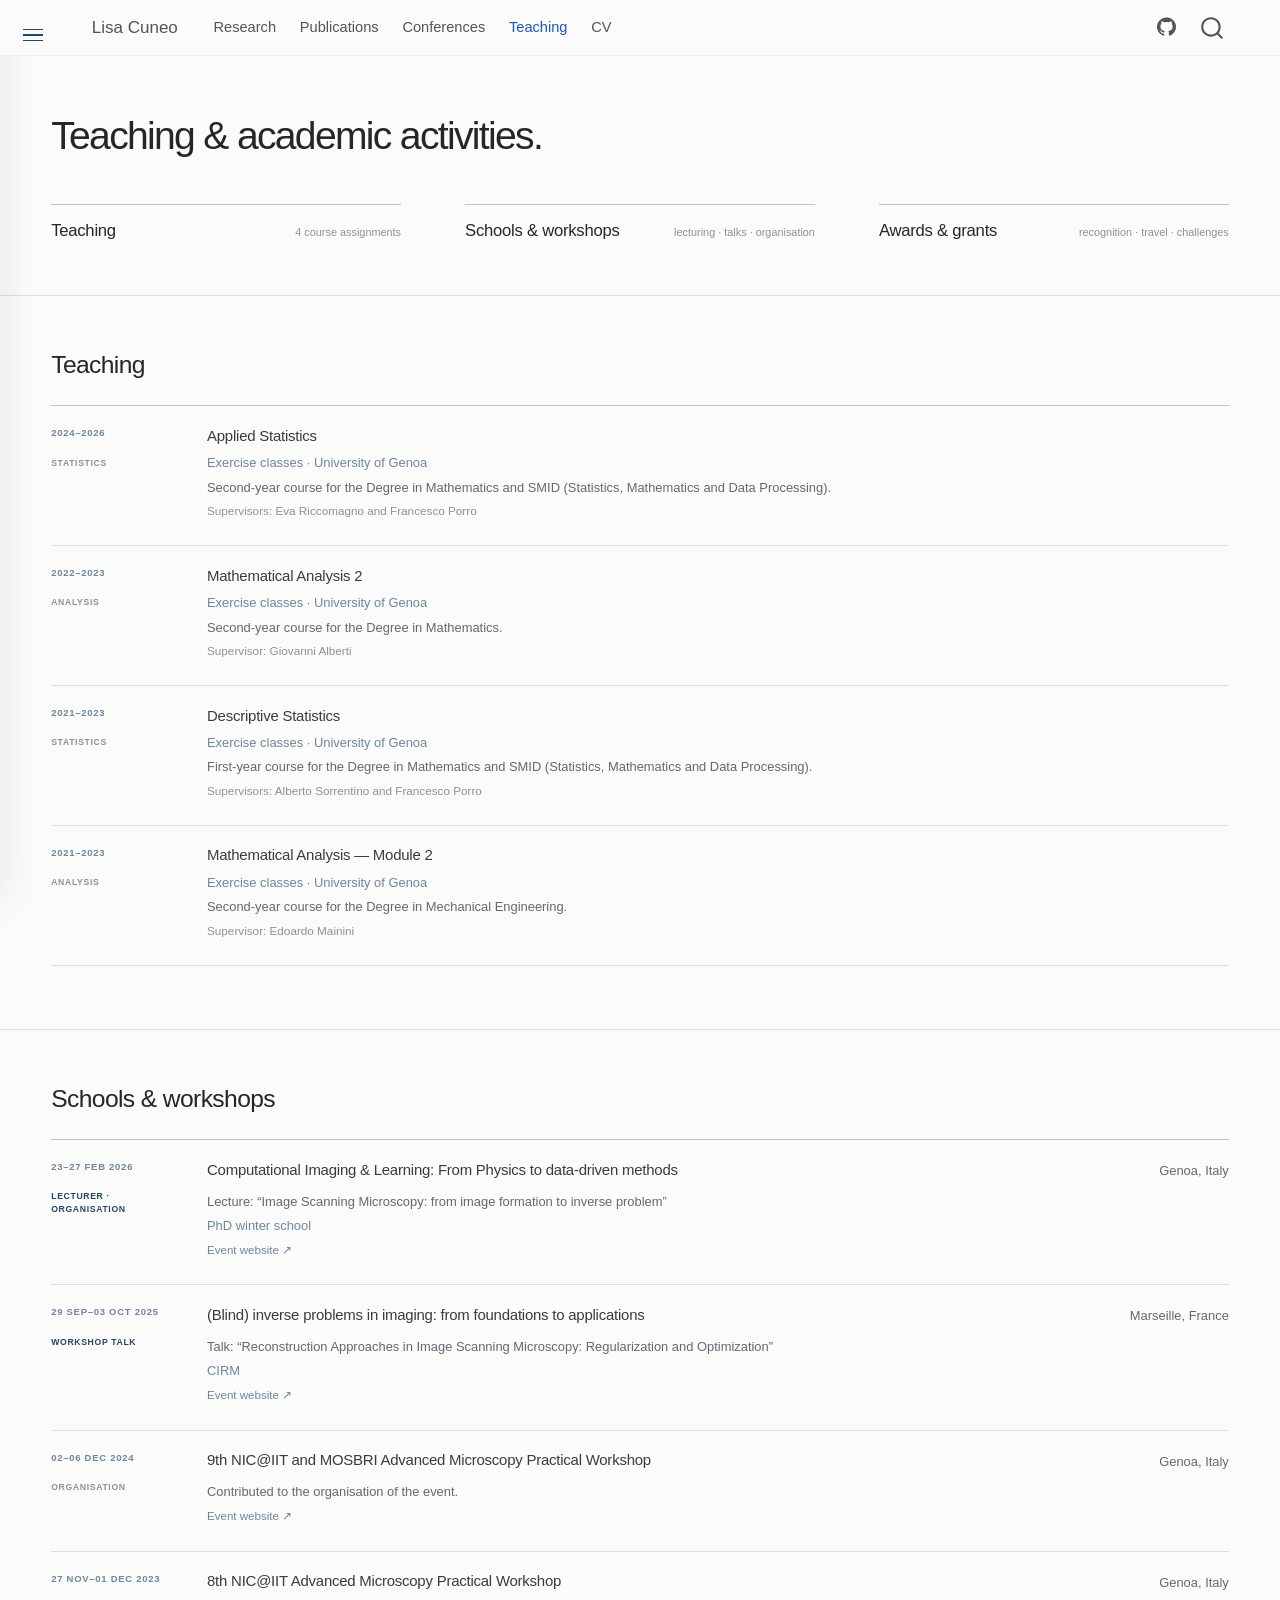
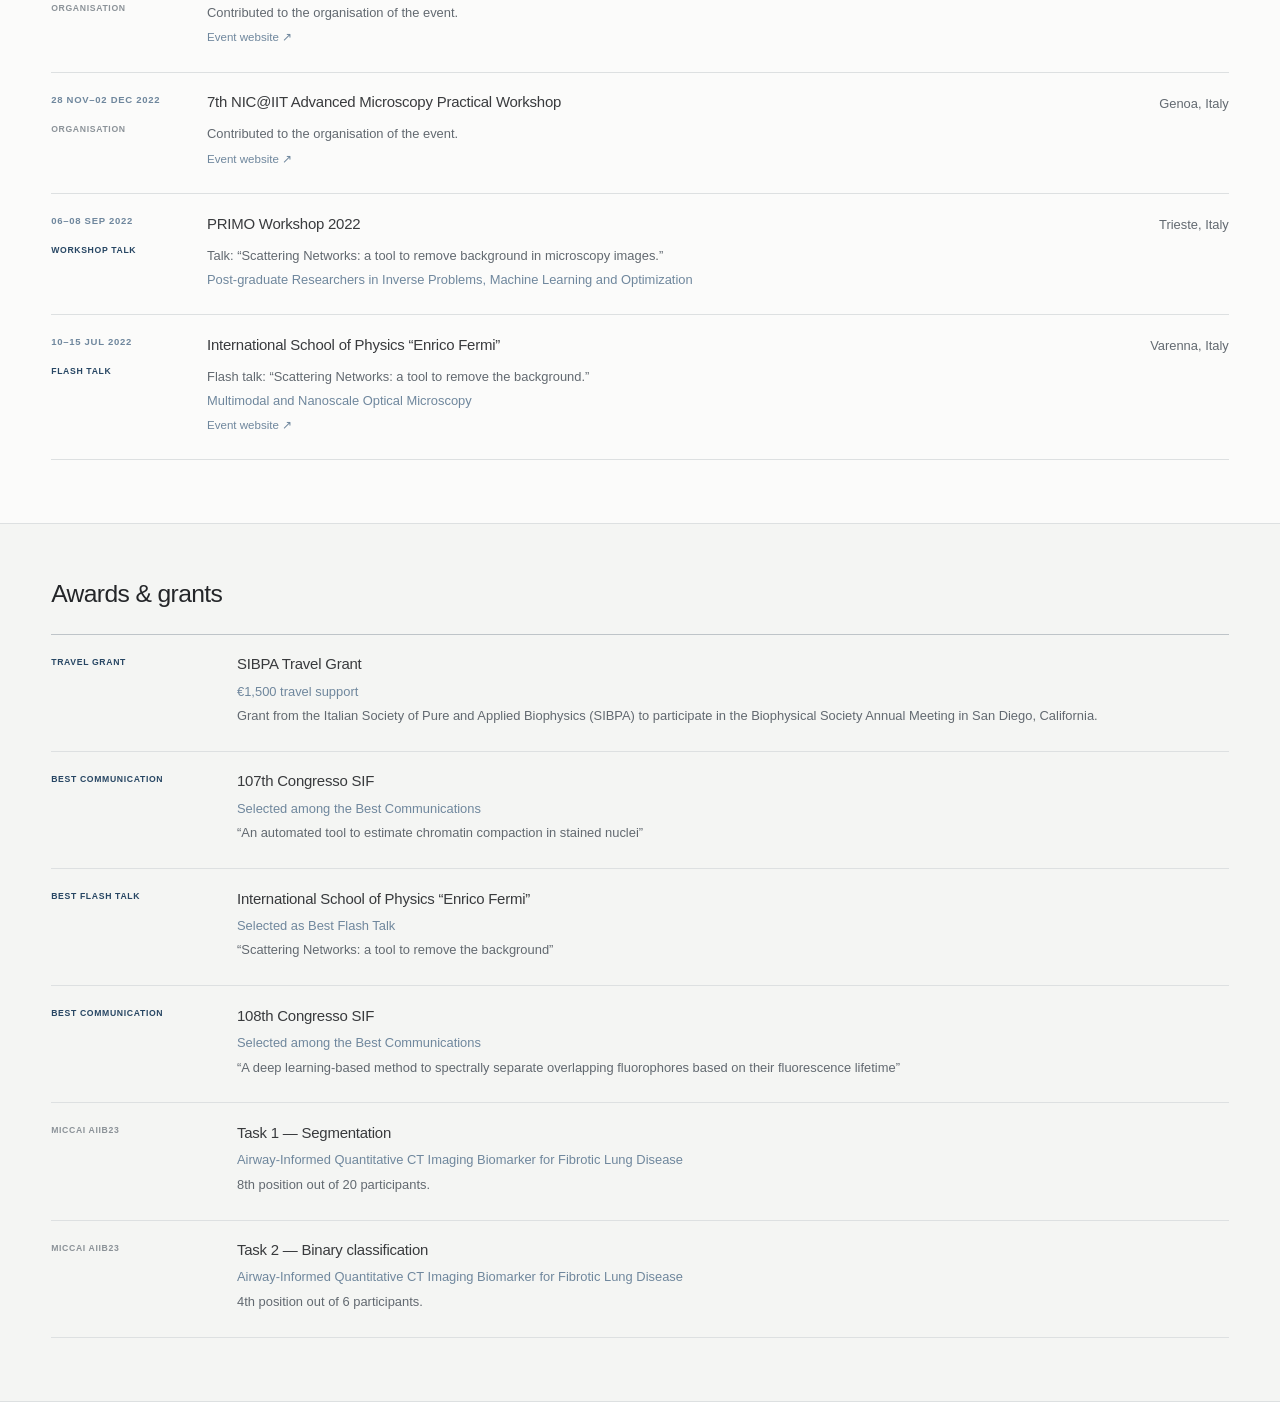
<file: teaching.html>
<!DOCTYPE html>
<html xmlns="http://www.w3.org/1999/xhtml" lang="en" xml:lang="en"><head>

<meta charset="utf-8">
<meta name="generator" content="quarto-1.10.18">

<meta name="viewport" content="width=device-width, initial-scale=1.0, user-scalable=yes">


<title>teaching – Lisa Cuneo</title>
<style>
/* Default styles provided by pandoc.
** See https://pandoc.org/MANUAL.html#variables-for-html for config info.
*/
span.smallcaps{font-variant: small-caps;}
div.columns{display: flex; gap: 1.5em;}
div.column{flex: auto;}
@media screen {
div.columns{gap: min(4vw, 1.5em);}
div.column{overflow-x: auto;}
}
div.hanging-indent{margin-left: 1.5em; text-indent: -1.5em;}
ul.task-list{list-style: none;}
ul.task-list li input[type="checkbox"] {
  width: 0.8em;
  margin: 0 0.8em 0.2em -1em; /* quarto-specific, see https://github.com/quarto-dev/quarto-cli/issues/4556 */ 
  vertical-align: middle;
}
</style>


<script src="site_libs/quarto-nav/quarto-nav.js"></script>
<script src="site_libs/quarto-nav/headroom.min.js"></script>
<script src="site_libs/clipboard/clipboard.min.js"></script>
<script src="site_libs/quarto-search/autocomplete.umd.js"></script>
<script src="site_libs/quarto-search/fuse.min.js"></script>
<script src="site_libs/quarto-search/quarto-search.js"></script>
<meta name="quarto:offset" content="./">
<script src="site_libs/quarto-html/quarto.js" type="module"></script>
<script src="site_libs/quarto-html/tabsets/tabsets.js" type="module"></script>
<script src="site_libs/quarto-html/popper.min.js"></script>
<script src="site_libs/quarto-html/tippy.umd.min.js"></script>
<link href="site_libs/quarto-html/tippy.css" rel="stylesheet">
<link href="site_libs/quarto-html/quarto-syntax-highlighting-64a204ab8560d761af7679ceaba22944.css" rel="stylesheet" id="quarto-text-highlighting-styles">
<script src="site_libs/bootstrap/bootstrap.min.js"></script>
<link href="site_libs/bootstrap/bootstrap-icons.css" rel="stylesheet">
<link href="site_libs/bootstrap/bootstrap-ebf07c2d505cd30ce82c008193a76013.min.css" rel="stylesheet" append-hash="true" id="quarto-bootstrap" data-mode="light">
<script id="quarto-search-options" type="application/json">{
  "location": "navbar",
  "copy-button": false,
  "collapse-after": 3,
  "panel-placement": "end",
  "type": "overlay",
  "limit": 50,
  "keyboard-shortcut": [
    "f",
    "/",
    "s"
  ],
  "show-item-context": false,
  "language": {
    "search-no-results-text": "No results",
    "search-matching-documents-text": "matching documents",
    "search-copy-link-title": "Copy link to search",
    "search-hide-matches-text": "Hide additional matches",
    "search-more-match-text": "more match in this document",
    "search-more-matches-text": "more matches in this document",
    "search-clear-button-title": "Clear",
    "search-text-placeholder": "",
    "search-detached-cancel-button-title": "Cancel",
    "search-submit-button-title": "Submit",
    "search-label": "Search"
  }
}</script>


<link rel="stylesheet" href="styles.css">
<link rel="stylesheet" href="teaching.css">
<meta property="og:title" content="Lisa Cuneo">
<meta property="og:site_name" content="Lisa Cuneo">
<link rel="canonical" href="https://lisacuneo.github.io/teaching.html">
</head>

<body class="nav-fixed quarto-light">

<div id="quarto-search-results"></div>
  <header id="quarto-header" class="headroom fixed-top">
    <nav class="navbar navbar-expand-lg " data-bs-theme="dark">
      <div class="navbar-container container-fluid">
      <div class="navbar-brand-container mx-auto">
    <a class="navbar-brand" href="./index.html">
    <span class="navbar-title">Lisa Cuneo</span>
    </a>
  </div>
            <div id="quarto-search" class="" title="Search"></div>
          <button class="navbar-toggler" type="button" data-bs-toggle="collapse" data-bs-target="#navbarCollapse" aria-controls="navbarCollapse" role="menu" aria-expanded="false" aria-label="Toggle navigation" onclick="if (window.quartoToggleHeadroom) { window.quartoToggleHeadroom(); }">
  <span class="navbar-toggler-icon"></span>
</button>
          <div class="collapse navbar-collapse" id="navbarCollapse">
            <ul class="navbar-nav navbar-nav-scroll me-auto">
  <li class="nav-item">
    <a class="nav-link" href="./research.html"> 
<span class="menu-text">Research</span></a>
  </li>  
  <li class="nav-item">
    <a class="nav-link" href="./publications.html"> 
<span class="menu-text">Publications</span></a>
  </li>  
  <li class="nav-item">
    <a class="nav-link" href="./conferences.html"> 
<span class="menu-text">Conferences</span></a>
  </li>  
  <li class="nav-item">
    <a class="nav-link active" href="./teaching.html" aria-current="page"> 
<span class="menu-text">Teaching</span></a>
  </li>  
  <li class="nav-item">
    <a class="nav-link" href="./cv.pdf"> 
<span class="menu-text">CV</span></a>
  </li>  
</ul>
            <ul class="navbar-nav navbar-nav-scroll ms-auto">
  <li class="nav-item compact">
    <a class="nav-link" href="https://github.com/LisaCuneo"> <i class="bi bi-github" role="img" aria-label="GitHub">
</i> 
<span class="menu-text"></span></a>
  </li>  
</ul>
          </div> <!-- /navcollapse -->
            <div class="quarto-navbar-tools">
</div>
      </div> <!-- /container-fluid -->
    </nav>
</header>
<!-- content -->
<div id="quarto-content" class="quarto-container page-columns page-rows-contents page-layout-full page-navbar">
<!-- sidebar -->
<!-- margin-sidebar -->
    
<!-- main -->
<main class="content page-columns page-full column-body" id="quarto-document-content"><header id="title-block-header" class="quarto-title-block"></header>




<!-- =======================================================
     TEACHING — HEADER
     ======================================================= -->
<section class="tt-header page-columns page-full">
<div class="tt-header-inner column-screen-inset">
<div class="tt-header-grid">
<div class="tt-title" role="heading" aria-level="1">
<p>Teaching &amp; academic activities.</p>
</div>
</div>
<!-- =======================================================
     OVERVIEW
     ======================================================= -->
<div class="tt-overview">
<div class="tt-overview-item">
<p><a href="#teaching" class="tt-overview-title"> Teaching </a></p>
<p><span class="tt-overview-count"> 4 course assignments </span></p>
</div>
<div class="tt-overview-item">
<p><a href="#schools" class="tt-overview-title"> Schools &amp; workshops </a></p>
<p><span class="tt-overview-count"> lecturing · talks · organisation </span></p>
</div>
<div class="tt-overview-item">
<p><a href="#awards" class="tt-overview-title"> Awards &amp; grants </a></p>
<p><span class="tt-overview-count"> recognition · travel · challenges </span></p>
</div>
</div>
</div>
</section>
<!-- =======================================================
     TEACHING
     ======================================================= -->
<section class="tt-section page-columns page-full" id="teaching">
<div class="tt-inner column-screen-inset">
<h2 class="tt-section-title">
Teaching
</h2>
<div class="tt-list">
<article class="tt-entry">
<div class="tt-entry-meta">
<div class="tt-entry-date">
<p>2024–2026</p>
</div>
<div class="tt-entry-type">
<p>STATISTICS</p>
</div>
</div>
<div class="tt-entry-main">
<h3>
Applied Statistics
</h3>
<p class="tt-entry-context">
Exercise classes · University of Genoa
</p>
<p>
Second-year course for the Degree in Mathematics and SMID (Statistics, Mathematics and Data Processing).
</p>
<p class="tt-entry-detail">
Supervisors: Eva Riccomagno and Francesco Porro
</p>
</div>
</article>
<article class="tt-entry">
<div class="tt-entry-meta">
<div class="tt-entry-date">
<p>2022–2023</p>
</div>
<div class="tt-entry-type">
<p>ANALYSIS</p>
</div>
</div>
<div class="tt-entry-main">
<h3>
Mathematical Analysis 2
</h3>
<p class="tt-entry-context">
Exercise classes · University of Genoa
</p>
<p>
Second-year course for the Degree in Mathematics.
</p>
<p class="tt-entry-detail">
Supervisor: Giovanni Alberti
</p>
</div>
</article>
<article class="tt-entry">
<div class="tt-entry-meta">
<div class="tt-entry-date">
<p>2021–2023</p>
</div>
<div class="tt-entry-type">
<p>STATISTICS</p>
</div>
</div>
<div class="tt-entry-main">
<h3>
Descriptive Statistics
</h3>
<p class="tt-entry-context">
Exercise classes · University of Genoa
</p>
<p>
First-year course for the Degree in Mathematics and SMID (Statistics, Mathematics and Data Processing).
</p>
<p class="tt-entry-detail">
Supervisors: Alberto Sorrentino and Francesco Porro
</p>
</div>
</article>
<article class="tt-entry">
<div class="tt-entry-meta">
<div class="tt-entry-date">
<p>2021–2023</p>
</div>
<div class="tt-entry-type">
<p>ANALYSIS</p>
</div>
</div>
<div class="tt-entry-main">
<h3>
Mathematical Analysis — Module 2
</h3>
<p class="tt-entry-context">
Exercise classes · University of Genoa
</p>
<p>
Second-year course for the Degree in Mechanical Engineering.
</p>
<p class="tt-entry-detail">
Supervisor: Edoardo Mainini
</p>
</div>
</article>
</div>
</div>
</section>
<!-- =======================================================
     SCHOOLS & WORKSHOPS — TEACHING / TALKS / ORGANISATION
     ======================================================= -->
<section class="tt-section page-columns page-full" id="schools">
<div class="tt-inner column-screen-inset">
<h2 class="tt-section-title">
Schools &amp; workshops
</h2>
<div class="tt-events-list">
<!-- CIL SCHOOL 2026 -->
<article class="tt-event-entry">
<div class="tt-event-meta">
<div class="tt-event-date">
<p>23–27 FEB 2026</p>
</div>
<div class="tt-event-role tt-event-role-accent">
<p>LECTURER · ORGANISATION</p>
</div>
</div>
<div class="tt-event-main">
<div class="tt-event-heading-row">
<h3>
Computational Imaging &amp; Learning: From Physics to data-driven methods
</h3>
<div class="tt-event-location">
<p>Genoa, Italy</p>
</div>
</div>
<p class="tt-event-contribution">
Lecture: “Image Scanning Microscopy: from image formation to inverse problem”
</p>
<p class="tt-event-context">
PhD winter school
</p>
<p><a href="https://sites.google.com/view/gruppomiva/eventi" class="tt-event-website" target="_blank" rel="noopener noreferrer"> Event website ↗ </a></p>
</div>
</article>
<!-- CIRM 2025 -->
<article class="tt-event-entry">
<div class="tt-event-meta">
<div class="tt-event-date">
<p>29 SEP–03 OCT 2025</p>
</div>
<div class="tt-event-role tt-event-role-accent">
<p>WORKSHOP TALK</p>
</div>
</div>
<div class="tt-event-main">
<div class="tt-event-heading-row">
<h3>
(Blind) inverse problems in imaging: from foundations to applications
</h3>
<div class="tt-event-location">
<p>Marseille, France</p>
</div>
</div>
<p class="tt-event-contribution">
Talk: “Reconstruction Approaches in Image Scanning Microscopy: Regularization and Optimization”
</p>
<p class="tt-event-context">
CIRM
</p>
<p><a href="https://conferences.cirm-math.fr/3349.html" class="tt-event-website" target="_blank" rel="noopener noreferrer"> Event website ↗ </a></p>
</div>
</article>
<!-- NIC@IIT 2024 -->
<article class="tt-event-entry">
<div class="tt-event-meta">
<div class="tt-event-date">
<p>02–06 DEC 2024</p>
</div>
<div class="tt-event-role">
<p>ORGANISATION</p>
</div>
</div>
<div class="tt-event-main">
<div class="tt-event-heading-row">
<h3>
9th NIC@IIT and MOSBRI Advanced Microscopy Practical Workshop
</h3>
<div class="tt-event-location">
<p>Genoa, Italy</p>
</div>
</div>
<p class="tt-event-contribution">
Contributed to the organisation of the event.
</p>
<p><a href="https://mix.iit.it/events/iit-nikon-imaging-center/9th-nic-iit-and-mosbri" class="tt-event-website" target="_blank" rel="noopener noreferrer"> Event website ↗ </a></p>
</div>
</article>
<!-- NIC@IIT 2023 -->
<article class="tt-event-entry">
<div class="tt-event-meta">
<div class="tt-event-date">
<p>27 NOV–01 DEC 2023</p>
</div>
<div class="tt-event-role">
<p>ORGANISATION</p>
</div>
</div>
<div class="tt-event-main">
<div class="tt-event-heading-row">
<h3>
8th NIC@IIT Advanced Microscopy Practical Workshop
</h3>
<div class="tt-event-location">
<p>Genoa, Italy</p>
</div>
</div>
<p class="tt-event-contribution">
Contributed to the organisation of the event.
</p>
<p><a href="https://mix.iit.it/events/iit-nikon-imaging-center/8th-nic-iit-2023" class="tt-event-website" target="_blank" rel="noopener noreferrer"> Event website ↗ </a></p>
</div>
</article>
<!-- NIC@IIT 2022 -->
<article class="tt-event-entry">
<div class="tt-event-meta">
<div class="tt-event-date">
<p>28 NOV–02 DEC 2022</p>
</div>
<div class="tt-event-role">
<p>ORGANISATION</p>
</div>
</div>
<div class="tt-event-main">
<div class="tt-event-heading-row">
<h3>
7th NIC@IIT Advanced Microscopy Practical Workshop
</h3>
<div class="tt-event-location">
<p>Genoa, Italy</p>
</div>
</div>
<p class="tt-event-contribution">
Contributed to the organisation of the event.
</p>
<p><a href="https://mix.iit.it/events/iit-nikon-imaging-center/7th-nic-iit-2022" class="tt-event-website" target="_blank" rel="noopener noreferrer"> Event website ↗ </a></p>
</div>
</article>
<!-- PRIMO 2022 -->
<article class="tt-event-entry">
<div class="tt-event-meta">
<div class="tt-event-date">
<p>06–08 SEP 2022</p>
</div>
<div class="tt-event-role tt-event-role-accent">
<p>WORKSHOP TALK</p>
</div>
</div>
<div class="tt-event-main">
<div class="tt-event-heading-row">
<h3>
PRIMO Workshop 2022
</h3>
<div class="tt-event-location">
<p>Trieste, Italy</p>
</div>
</div>
<p class="tt-event-contribution">
Talk: “Scattering Networks: a tool to remove background in microscopy images.”
</p>
<p class="tt-event-context">
Post-graduate Researchers in Inverse Problems, Machine Learning and Optimization
</p>
</div>
</article>
<!-- ENRICO FERMI 2022 -->
<article class="tt-event-entry">
<div class="tt-event-meta">
<div class="tt-event-date">
<p>10–15 JUL 2022</p>
</div>
<div class="tt-event-role tt-event-role-accent">
<p>FLASH TALK</p>
</div>
</div>
<div class="tt-event-main">
<div class="tt-event-heading-row">
<h3>
International School of Physics “Enrico Fermi”
</h3>
<div class="tt-event-location">
<p>Varenna, Italy</p>
</div>
</div>
<p class="tt-event-contribution">
Flash talk: “Scattering Networks: a tool to remove the background.”
</p>
<p class="tt-event-context">
Multimodal and Nanoscale Optical Microscopy
</p>
<p><a href="https://mix.iit.it/events/ivsla/varenna-2022" class="tt-event-website" target="_blank" rel="noopener noreferrer"> Event website ↗ </a></p>
</div>
</article>
</div>
</div>
</section>
<!-- =======================================================
     AWARDS & GRANTS
     ======================================================= -->
<section class="tt-section tt-section-alt page-columns page-full" id="awards">
<div class="tt-inner column-screen-inset">
<h2 class="tt-section-title">
Awards &amp; grants
</h2>
<div class="tt-list tt-awards-list">
<article class="tt-entry">
<div class="tt-entry-meta">
<div class="tt-entry-type tt-award-type">
<p>TRAVEL GRANT</p>
</div>
</div>
<div class="tt-entry-main">
<h3>
SIBPA Travel Grant
</h3>
<p class="tt-entry-context">
€1,500 travel support
</p>
<p>
Grant from the Italian Society of Pure and Applied Biophysics (SIBPA) to participate in the Biophysical Society Annual Meeting in San Diego, California.
</p>
</div>
</article>
<article class="tt-entry">
<div class="tt-entry-meta">
<div class="tt-entry-type tt-award-type">
<p>BEST COMMUNICATION</p>
</div>
</div>
<div class="tt-entry-main">
<h3>
107th Congresso SIF
</h3>
<p class="tt-entry-context">
Selected among the Best Communications
</p>
<p>
“An automated tool to estimate chromatin compaction in stained nuclei”
</p>
</div>
</article>
<article class="tt-entry">
<div class="tt-entry-meta">
<div class="tt-entry-type tt-award-type">
<p>BEST FLASH TALK</p>
</div>
</div>
<div class="tt-entry-main">
<h3>
International School of Physics “Enrico Fermi”
</h3>
<p class="tt-entry-context">
Selected as Best Flash Talk
</p>
<p>
“Scattering Networks: a tool to remove the background”
</p>
</div>
</article>
<article class="tt-entry">
<div class="tt-entry-meta">
<div class="tt-entry-type tt-award-type">
<p>BEST COMMUNICATION</p>
</div>
</div>
<div class="tt-entry-main">
<h3>
108th Congresso SIF
</h3>
<p class="tt-entry-context">
Selected among the Best Communications
</p>
<p>
“A deep learning-based method to spectrally separate overlapping fluorophores based on their fluorescence lifetime”
</p>
</div>
</article>
<article class="tt-entry">
<div class="tt-entry-meta">
<div class="tt-entry-type">
<p>MICCAI AIIB23</p>
</div>
</div>
<div class="tt-entry-main">
<h3>
Task 1 — Segmentation
</h3>
<p class="tt-entry-context">
Airway-Informed Quantitative CT Imaging Biomarker for Fibrotic Lung Disease
</p>
<p>
8th position out of 20 participants.
</p>
</div>
</article>
<article class="tt-entry">
<div class="tt-entry-meta">
<div class="tt-entry-type">
<p>MICCAI AIIB23</p>
</div>
</div>
<div class="tt-entry-main">
<h3>
Task 2 — Binary classification
</h3>
<p class="tt-entry-context">
Airway-Informed Quantitative CT Imaging Biomarker for Fibrotic Lung Disease
</p>
<p>
4th position out of 6 participants.
</p>
</div>
</article>
</div>
</div>
</section>



</main> <!-- /main -->
<!-- =======================================================
     GLOBAL FLOATING NAVIGATION
     ======================================================= -->

<button class="floating-menu-button" id="floating-menu-button" type="button" aria-label="Open navigation menu" aria-expanded="false" aria-controls="floating-menu-drawer">
  <span></span>
  <span></span>
  <span></span>
</button>

<div class="floating-menu-overlay" id="floating-menu-overlay"></div>

<aside class="floating-menu-drawer" id="floating-menu-drawer" aria-hidden="true">

  <div class="floating-menu-label">
    NAVIGATION
  </div>

  <nav class="floating-menu-nav" aria-label="Site navigation">

    <a href="index.html" data-page-link="index.html">
      Home
    </a>

    <a href="research.html" data-page-link="research.html">
      Research
    </a>



    <!-- ===================================================
         PUBLICATIONS
         =================================================== -->

    <div class="floating-menu-group" data-menu-group="publications">

      <div class="floating-menu-group-row">

        <a href="publications.html" class="floating-menu-parent-link" data-page-link="publications.html">
          Publications
        </a>

        <button class="floating-menu-toggle" type="button" aria-label="Show Publications sections" aria-expanded="false" aria-controls="floating-submenu-publications" data-menu-toggle="publications">
          <span aria-hidden="true">+</span>
        </button>

      </div>

      <div class="floating-menu-submenu" id="floating-submenu-publications" data-menu-submenu="publications">

        <a href="publications.html#published" data-section-page="publications.html" data-section-link="published">
          Published
        </a>

        <a href="publications.html#proceedings" data-section-page="publications.html" data-section-link="proceedings">
          Proceedings
        </a>

        <a href="publications.html#ongoing" data-section-page="publications.html" data-section-link="ongoing">
          Ongoing manuscripts
        </a>

      </div>

    </div>


    <!-- ===================================================
         CONFERENCES
         =================================================== -->

    <div class="floating-menu-group" data-menu-group="conferences">

      <div class="floating-menu-group-row">

        <a href="conferences.html" class="floating-menu-parent-link" data-page-link="conferences.html">
          Conferences
        </a>

        <button class="floating-menu-toggle" type="button" aria-label="Show Conferences sections" aria-expanded="false" aria-controls="floating-submenu-conferences" data-menu-toggle="conferences">
          <span aria-hidden="true">+</span>
        </button>

      </div>

      <div class="floating-menu-submenu" id="floating-submenu-conferences" data-menu-submenu="conferences">

        <a href="conferences.html#upcoming" data-section-page="conferences.html" data-section-link="upcoming">
          Upcoming
        </a>

        <a href="conferences.html#conferences" data-section-page="conferences.html" data-section-link="conferences">
          Conferences
        </a>

        <a href="conferences.html#talks" data-section-page="conferences.html" data-section-link="talks">
          Talks
        </a>

        <a href="conferences.html#workshops" data-section-page="conferences.html" data-section-link="workshops">
          Workshops
        </a>

      </div>

    </div>


    <a href="teaching.html" data-page-link="teaching.html">
      Teaching
    </a>

    <a href="cv.pdf">
      CV
    </a>

    <a href="mailto:lisa.cuneo@iit.it" class="floating-menu-contact">
      Contact
    </a>

  </nav>

</aside>

<script>
(function () {

  const body = document.body;
  const button = document.getElementById("floating-menu-button");
  const drawer = document.getElementById("floating-menu-drawer");
  const overlay = document.getElementById("floating-menu-overlay");

  if (!button || !drawer || !overlay) {
    return;
  }


  /* =====================================================
     SUBMENU STATE
     ===================================================== */

  function closeAllSubmenus() {

    drawer
      .querySelectorAll("[data-menu-submenu]")
      .forEach(function (submenu) {
        submenu.classList.remove("is-open");
      });

    drawer
      .querySelectorAll("[data-menu-group]")
      .forEach(function (group) {
        group.classList.remove("is-open");
      });

    drawer
      .querySelectorAll("[data-menu-toggle]")
      .forEach(function (toggle) {
        toggle.setAttribute("aria-expanded", "false");

        const groupName = toggle.getAttribute("data-menu-toggle");
        const label = groupName.charAt(0).toUpperCase() + groupName.slice(1);
        toggle.setAttribute("aria-label", "Show " + label + " sections");
      });
  }


  /* =====================================================
     DRAWER
     ===================================================== */

  function updateScrollState() {
    body.classList.toggle("nav-scrolled", window.scrollY > 8);
  }

  function openMenu() {
    /* Every time the drawer opens, start from the compact view. */
    closeAllSubmenus();

    body.classList.add("floating-menu-open");
    button.setAttribute("aria-expanded", "true");
    button.setAttribute("aria-label", "Close navigation menu");
    drawer.setAttribute("aria-hidden", "false");
  }

  function closeMenu() {
    body.classList.remove("floating-menu-open");
    button.setAttribute("aria-expanded", "false");
    button.setAttribute("aria-label", "Open navigation menu");
    drawer.setAttribute("aria-hidden", "true");
  }

  function toggleMenu() {
    if (body.classList.contains("floating-menu-open")) {
      closeMenu();
    } else {
      openMenu();
    }
  }


  /* =====================================================
     PAGE / SECTION HELPERS
     ===================================================== */

  function currentPageName() {
    const path = window.location.pathname;
    const file = path.split("/").pop();
    return file || "index.html";
  }

  function clearActiveStates() {
    drawer
      .querySelectorAll(".is-current-page, .is-active")
      .forEach(function (element) {
        element.classList.remove("is-current-page", "is-active");
      });
  }

  function updateActiveNavigation() {
    clearActiveStates();

    const page = currentPageName();

    drawer
      .querySelectorAll("[data-page-link]")
      .forEach(function (link) {
        if (link.getAttribute("data-page-link") === page) {
          link.classList.add("is-current-page");
        }
      });

    const sectionLinks = Array.from(
      drawer.querySelectorAll(
        '[data-section-page="' + page + '"][data-section-link]'
      )
    );

    if (!sectionLinks.length) {
      return;
    }

    const sections = sectionLinks
      .map(function (link) {
        const id = link.getAttribute("data-section-link");
        return {
          link: link,
          element: document.getElementById(id)
        };
      })
      .filter(function (item) {
        return item.element;
      });

    if (!sections.length) {
      return;
    }

    let active = null;
    const referenceY = 130;

    sections.forEach(function (item) {
      if (item.element.getBoundingClientRect().top <= referenceY) {
        active = item;
      }
    });

    if (active) {
      active.link.classList.add("is-active");
    }
  }


  /* =====================================================
     INDEPENDENT SUBMENUS
     ===================================================== */

  drawer
    .querySelectorAll("[data-menu-toggle]")
    .forEach(function (toggle) {

      toggle.addEventListener("click", function () {

        const groupName = toggle.getAttribute("data-menu-toggle");
        const group = drawer.querySelector(
          '[data-menu-group="' + groupName + '"]'
        );
        const submenu = drawer.querySelector(
          '[data-menu-submenu="' + groupName + '"]'
        );

        if (!group || !submenu) {
          return;
        }

        const isOpen = submenu.classList.contains("is-open");
        const nextOpen = !isOpen;

        submenu.classList.toggle("is-open", nextOpen);
        group.classList.toggle("is-open", nextOpen);

        toggle.setAttribute(
          "aria-expanded",
          nextOpen ? "true" : "false"
        );

        const label = groupName.charAt(0).toUpperCase() + groupName.slice(1);
        toggle.setAttribute(
          "aria-label",
          (nextOpen ? "Hide " : "Show ") + label + " sections"
        );
      });

    });


  /* =====================================================
     LINK NAVIGATION
     ===================================================== */

  /*
     Never intercept navigation. Links are plain HTML anchors and the
     browser follows their href normally. For same-page hash links we
     close the drawer on the next event-loop tick, after the browser has
     had a chance to process the click.
  */

  drawer
    .querySelectorAll('a[href]')
    .forEach(function (link) {

      link.addEventListener("click", function () {
        window.setTimeout(closeMenu, 0);
      });

    });


  /* =====================================================
     EVENTS
     ===================================================== */

  button.addEventListener("click", function () {
    toggleMenu();
  });

  overlay.addEventListener("click", function () {
    closeMenu();
  });

  document.addEventListener("keydown", function (event) {
    if (event.key === "Escape") {
      closeMenu();
    }
  });

  window.addEventListener(
    "scroll",
    function () {
      updateScrollState();
      updateActiveNavigation();
    },
    { passive: true }
  );

  window.addEventListener("hashchange", updateActiveNavigation);

  closeAllSubmenus();
  updateScrollState();
  updateActiveNavigation();

})();
</script>
<script id="quarto-html-after-body" type="application/javascript">
  window.document.addEventListener("DOMContentLoaded", function (event) {
    const isCodeAnnotation = (el) => {
      for (const clz of el.classList) {
        if (clz.startsWith('code-annotation-')) {                     
          return true;
        }
      }
      return false;
    }
    const onCopySuccess = function(e) {
      // button target
      const button = e.trigger;
      // don't keep focus
      button.blur();
      // flash "checked"
      button.classList.add('code-copy-button-checked');
      var currentTitle = button.getAttribute("title");
      button.setAttribute("title", "Copied!");
      let tooltip;
      if (window.bootstrap) {
        button.setAttribute("data-bs-toggle", "tooltip");
        button.setAttribute("data-bs-placement", "left");
        button.setAttribute("data-bs-title", "Copied!");
        tooltip = new bootstrap.Tooltip(button, 
          { trigger: "manual", 
            customClass: "code-copy-button-tooltip",
            offset: [0, -8]});
        tooltip.show();    
      }
      setTimeout(function() {
        if (tooltip) {
          tooltip.hide();
          button.removeAttribute("data-bs-title");
          button.removeAttribute("data-bs-toggle");
          button.removeAttribute("data-bs-placement");
        }
        button.setAttribute("title", currentTitle);
        button.classList.remove('code-copy-button-checked');
      }, 1000);
      // clear code selection
      e.clearSelection();
    }
    const getTextToCopy = function(trigger) {
      const outerScaffold = trigger.parentElement.cloneNode(true);
      const codeEl = outerScaffold.querySelector('code');
      for (const childEl of codeEl.children) {
        if (isCodeAnnotation(childEl)) {
          childEl.remove();
        }
      }
      return codeEl.innerText;
    }
    const clipboard = new window.ClipboardJS('.code-copy-button:not([data-in-quarto-modal])', {
      text: getTextToCopy
    });
    clipboard.on('success', onCopySuccess);
    if (window.document.getElementById('quarto-embedded-source-code-modal')) {
      const clipboardModal = new window.ClipboardJS('.code-copy-button[data-in-quarto-modal]', {
        text: getTextToCopy,
        container: window.document.getElementById('quarto-embedded-source-code-modal')
      });
      clipboardModal.on('success', onCopySuccess);
    }
      var localhostRegex = new RegExp(/^(?:http|https):\/\/localhost\:?[0-9]*\//);
      var mailtoRegex = new RegExp(/^mailto:/);
        var filterRegex = new RegExp("https:\/\/lisacuneo\.github\.io\/");
      var isInternal = (href) => {
          return filterRegex.test(href) || localhostRegex.test(href) || mailtoRegex.test(href);
      }
      // Inspect non-navigation links and adorn them if external
     var links = window.document.querySelectorAll('a[href]:not(.nav-link):not(.navbar-brand):not(.toc-action):not(.sidebar-link):not(.sidebar-item-toggle):not(.pagination-link):not(.no-external):not([aria-hidden]):not(.dropdown-item):not(.quarto-navigation-tool):not(.about-link)');
      for (var i=0; i<links.length; i++) {
        const link = links[i];
        if (!isInternal(link.href)) {
          // undo the damage that might have been done by quarto-nav.js in the case of
          // links that we want to consider external
          if (link.dataset.originalHref !== undefined) {
            link.href = link.dataset.originalHref;
          }
        }
      }
    function tippyHover(el, contentFn, onTriggerFn, onUntriggerFn) {
      const config = {
        allowHTML: true,
        maxWidth: 500,
        delay: 100,
        arrow: false,
        appendTo: function(el) {
            return el.parentElement;
        },
        interactive: true,
        interactiveBorder: 10,
        theme: 'quarto',
        placement: 'bottom-start',
      };
      if (contentFn) {
        config.content = contentFn;
      }
      if (onTriggerFn) {
        config.onTrigger = onTriggerFn;
      }
      if (onUntriggerFn) {
        config.onUntrigger = onUntriggerFn;
      }
      window.tippy(el, config); 
    }
    const noterefs = window.document.querySelectorAll('a[role="doc-noteref"]');
    for (var i=0; i<noterefs.length; i++) {
      const ref = noterefs[i];
      tippyHover(ref, function() {
        // use id or data attribute instead here
        let href = ref.getAttribute('data-footnote-href') || ref.getAttribute('href');
        try { href = new URL(href).hash; } catch {}
        const id = href.replace(/^#\/?/, "");
        const note = window.document.getElementById(id);
        if (note) {
          return note.innerHTML;
        } else {
          return "";
        }
      });
    }
    const xrefs = window.document.querySelectorAll('a.quarto-xref');
    const processXRef = (id, note) => {
      // Strip column container classes
      const stripColumnClz = (el) => {
        el.classList.remove("page-full", "page-columns");
        if (el.children) {
          for (const child of el.children) {
            stripColumnClz(child);
          }
        }
      }
      stripColumnClz(note)
      if (id === null || id.startsWith('sec-')) {
        // Special case sections, only their first couple elements
        const container = document.createElement("div");
        if (note.children && note.children.length > 2) {
          container.appendChild(note.children[0].cloneNode(true));
          for (let i = 1; i < note.children.length; i++) {
            const child = note.children[i];
            if (child.tagName === "P" && child.innerText === "") {
              continue;
            } else {
              container.appendChild(child.cloneNode(true));
              break;
            }
          }
          if (window.Quarto?.typesetMath) {
            window.Quarto.typesetMath(container);
          }
          return container.innerHTML
        } else {
          if (window.Quarto?.typesetMath) {
            window.Quarto.typesetMath(note);
          }
          return note.innerHTML;
        }
      } else {
        // Remove any anchor links if they are present
        const anchorLink = note.querySelector('a.anchorjs-link');
        if (anchorLink) {
          anchorLink.remove();
        }
        if (window.Quarto?.typesetMath) {
          window.Quarto.typesetMath(note);
        }
        if (note.classList.contains("callout")) {
          return note.outerHTML;
        } else {
          return note.innerHTML;
        }
      }
    }
    for (var i=0; i<xrefs.length; i++) {
      const xref = xrefs[i];
      tippyHover(xref, undefined, function(instance) {
        instance.disable();
        let url = xref.getAttribute('href');
        let hash = undefined; 
        if (url.startsWith('#')) {
          hash = url;
        } else {
          try { hash = new URL(url).hash; } catch {}
        }
        if (hash) {
          const id = hash.replace(/^#\/?/, "");
          const note = window.document.getElementById(id);
          if (note !== null) {
            try {
              const html = processXRef(id, note.cloneNode(true));
              instance.setContent(html);
            } finally {
              instance.enable();
              instance.show();
            }
          } else {
            // See if we can fetch this
            fetch(url.split('#')[0])
            .then(res => res.text())
            .then(html => {
              const parser = new DOMParser();
              const htmlDoc = parser.parseFromString(html, "text/html");
              const note = htmlDoc.getElementById(id);
              if (note !== null) {
                const html = processXRef(id, note);
                instance.setContent(html);
              } 
            }).finally(() => {
              instance.enable();
              instance.show();
            });
          }
        } else {
          // See if we can fetch a full url (with no hash to target)
          // This is a special case and we should probably do some content thinning / targeting
          fetch(url)
          .then(res => res.text())
          .then(html => {
            const parser = new DOMParser();
            const htmlDoc = parser.parseFromString(html, "text/html");
            const note = htmlDoc.querySelector('main.content');
            if (note !== null) {
              // This should only happen for chapter cross references
              // (since there is no id in the URL)
              // remove the first header
              if (note.children.length > 0 && note.children[0].tagName === "HEADER") {
                note.children[0].remove();
              }
              const html = processXRef(null, note);
              instance.setContent(html);
            } 
          }).finally(() => {
            instance.enable();
            instance.show();
          });
        }
      }, function(instance) {
      });
    }
        let selectedAnnoteEl;
        const selectorForAnnotation = ( cell, annotation) => {
          let cellAttr = 'data-code-cell="' + cell + '"';
          let lineAttr = 'data-code-annotation="' +  annotation + '"';
          const selector = 'span[' + cellAttr + '][' + lineAttr + ']';
          return selector;
        }
        const selectCodeLines = (annoteEl) => {
          const doc = window.document;
          const targetCell = annoteEl.getAttribute("data-target-cell");
          const targetAnnotation = annoteEl.getAttribute("data-target-annotation");
          const annoteSpan = window.document.querySelector(selectorForAnnotation(targetCell, targetAnnotation));
          const lines = annoteSpan.getAttribute("data-code-lines").split(",");
          const lineIds = lines.map((line) => {
            return targetCell + "-" + line;
          })
          let top = null;
          let height = null;
          let parent = null;
          if (lineIds.length > 0) {
              //compute the position of the single el (top and bottom and make a div)
              const el = window.document.getElementById(lineIds[0]);
              top = el.offsetTop;
              height = el.offsetHeight;
              parent = el.parentElement.parentElement;
            if (lineIds.length > 1) {
              const lastEl = window.document.getElementById(lineIds[lineIds.length - 1]);
              const bottom = lastEl.offsetTop + lastEl.offsetHeight;
              height = bottom - top;
            }
            if (top !== null && height !== null && parent !== null) {
              // cook up a div (if necessary) and position it 
              let div = window.document.getElementById("code-annotation-line-highlight");
              if (div === null) {
                div = window.document.createElement("div");
                div.setAttribute("id", "code-annotation-line-highlight");
                div.style.position = 'absolute';
                parent.appendChild(div);
              }
              div.style.top = top - 2 + "px";
              div.style.height = height + 4 + "px";
              div.style.left = 0;
              let gutterDiv = window.document.getElementById("code-annotation-line-highlight-gutter");
              if (gutterDiv === null) {
                gutterDiv = window.document.createElement("div");
                gutterDiv.setAttribute("id", "code-annotation-line-highlight-gutter");
                gutterDiv.style.position = 'absolute';
                const codeCell = window.document.getElementById(targetCell);
                const gutter = codeCell.querySelector('.code-annotation-gutter');
                gutter.appendChild(gutterDiv);
              }
              gutterDiv.style.top = top - 2 + "px";
              gutterDiv.style.height = height + 4 + "px";
            }
            selectedAnnoteEl = annoteEl;
          }
        };
        const unselectCodeLines = () => {
          const elementsIds = ["code-annotation-line-highlight", "code-annotation-line-highlight-gutter"];
          elementsIds.forEach((elId) => {
            const div = window.document.getElementById(elId);
            if (div) {
              div.remove();
            }
          });
          selectedAnnoteEl = undefined;
        };
          // Handle positioning of the toggle
      window.addEventListener(
        "resize",
        throttle(() => {
          elRect = undefined;
          if (selectedAnnoteEl) {
            selectCodeLines(selectedAnnoteEl);
          }
        }, 10)
      );
      function throttle(fn, ms) {
      let throttle = false;
      let timer;
        return (...args) => {
          if(!throttle) { // first call gets through
              fn.apply(this, args);
              throttle = true;
          } else { // all the others get throttled
              if(timer) clearTimeout(timer); // cancel #2
              timer = setTimeout(() => {
                fn.apply(this, args);
                timer = throttle = false;
              }, ms);
          }
        };
      }
        // Attach click handler to the DT
        const annoteDls = window.document.querySelectorAll('dt[data-target-cell]');
        for (const annoteDlNode of annoteDls) {
          annoteDlNode.addEventListener('click', (event) => {
            const clickedEl = event.target;
            if (clickedEl !== selectedAnnoteEl) {
              unselectCodeLines();
              const activeEl = window.document.querySelector('dt[data-target-cell].code-annotation-active');
              if (activeEl) {
                activeEl.classList.remove('code-annotation-active');
              }
              selectCodeLines(clickedEl);
              clickedEl.classList.add('code-annotation-active');
            } else {
              // Unselect the line
              unselectCodeLines();
              clickedEl.classList.remove('code-annotation-active');
            }
          });
        }
    const findCites = (el) => {
      const parentEl = el.parentElement;
      if (parentEl) {
        const cites = parentEl.dataset.cites;
        if (cites) {
          return {
            el,
            cites: cites.split(' ')
          };
        } else {
          return findCites(el.parentElement)
        }
      } else {
        return undefined;
      }
    };
    var bibliorefs = window.document.querySelectorAll('a[role="doc-biblioref"]');
    for (var i=0; i<bibliorefs.length; i++) {
      const ref = bibliorefs[i];
      const citeInfo = findCites(ref);
      if (citeInfo) {
        tippyHover(citeInfo.el, function() {
          var popup = window.document.createElement('div');
          citeInfo.cites.forEach(function(cite) {
            var citeDiv = window.document.createElement('div');
            citeDiv.classList.add('hanging-indent');
            citeDiv.classList.add('csl-entry');
            var biblioDiv = window.document.getElementById('ref-' + cite);
            if (biblioDiv) {
              citeDiv.innerHTML = biblioDiv.innerHTML;
            }
            popup.appendChild(citeDiv);
          });
          return popup.innerHTML;
        });
      }
    }
  });
  </script>
</div> <!-- /content -->




</body></html>
</file>
<file: site_libs/quarto-html/tippy.css>
.tippy-box[data-animation=fade][data-state=hidden]{opacity:0}[data-tippy-root]{max-width:calc(100vw - 10px)}.tippy-box{position:relative;background-color:#333;color:#fff;border-radius:4px;font-size:14px;line-height:1.4;white-space:normal;outline:0;transition-property:transform,visibility,opacity}.tippy-box[data-placement^=top]>.tippy-arrow{bottom:0}.tippy-box[data-placement^=top]>.tippy-arrow:before{bottom:-7px;left:0;border-width:8px 8px 0;border-top-color:initial;transform-origin:center top}.tippy-box[data-placement^=bottom]>.tippy-arrow{top:0}.tippy-box[data-placement^=bottom]>.tippy-arrow:before{top:-7px;left:0;border-width:0 8px 8px;border-bottom-color:initial;transform-origin:center bottom}.tippy-box[data-placement^=left]>.tippy-arrow{right:0}.tippy-box[data-placement^=left]>.tippy-arrow:before{border-width:8px 0 8px 8px;border-left-color:initial;right:-7px;transform-origin:center left}.tippy-box[data-placement^=right]>.tippy-arrow{left:0}.tippy-box[data-placement^=right]>.tippy-arrow:before{left:-7px;border-width:8px 8px 8px 0;border-right-color:initial;transform-origin:center right}.tippy-box[data-inertia][data-state=visible]{transition-timing-function:cubic-bezier(.54,1.5,.38,1.11)}.tippy-arrow{width:16px;height:16px;color:#333}.tippy-arrow:before{content:"";position:absolute;border-color:transparent;border-style:solid}.tippy-content{position:relative;padding:5px 9px;z-index:1}
</file>
<file: site_libs/quarto-html/quarto-syntax-highlighting-64a204ab8560d761af7679ceaba22944.css>
/* quarto syntax highlight colors */
:root {
  --quarto-hl-ot-color: #003B4F;
  --quarto-hl-at-color: #657422;
  --quarto-hl-ss-color: #20794D;
  --quarto-hl-an-color: #5E5E5E;
  --quarto-hl-fu-color: #4758AB;
  --quarto-hl-st-color: #20794D;
  --quarto-hl-cf-color: #003B4F;
  --quarto-hl-op-color: #5E5E5E;
  --quarto-hl-er-color: #AD0000;
  --quarto-hl-bn-color: #AD0000;
  --quarto-hl-al-color: #AD0000;
  --quarto-hl-va-color: #111111;
  --quarto-hl-bu-color: inherit;
  --quarto-hl-ex-color: inherit;
  --quarto-hl-pp-color: #AD0000;
  --quarto-hl-in-color: #5E5E5E;
  --quarto-hl-vs-color: #20794D;
  --quarto-hl-wa-color: #5E5E5E;
  --quarto-hl-do-color: #5E5E5E;
  --quarto-hl-im-color: #00769E;
  --quarto-hl-ch-color: #20794D;
  --quarto-hl-dt-color: #AD0000;
  --quarto-hl-fl-color: #AD0000;
  --quarto-hl-co-color: #5E5E5E;
  --quarto-hl-cv-color: #5E5E5E;
  --quarto-hl-cn-color: #8f5902;
  --quarto-hl-sc-color: #5E5E5E;
  --quarto-hl-dv-color: #AD0000;
  --quarto-hl-kw-color: #003B4F;
}

/* other quarto variables */
:root {
  --quarto-font-monospace: SFMono-Regular, Menlo, Monaco, Consolas, "Liberation Mono", "Courier New", monospace;
}

/* syntax highlight based on Pandoc's rules */
pre > code.sourceCode > span {
  color: #003B4F;
}

code.sourceCode > span {
  color: #003B4F;
}

div.sourceCode,
div.sourceCode pre.sourceCode {
  color: #003B4F;
}

/* Normal */
code span {
  color: #003B4F;
}

/* Alert */
code span.al {
  color: #AD0000;
  font-style: inherit;
}

/* Annotation */
code span.an {
  color: #5E5E5E;
  font-style: inherit;
}

/* Attribute */
code span.at {
  color: #657422;
  font-style: inherit;
}

/* BaseN */
code span.bn {
  color: #AD0000;
  font-style: inherit;
}

/* BuiltIn */
code span.bu {
  font-style: inherit;
}

/* ControlFlow */
code span.cf {
  color: #003B4F;
  font-weight: bold;
  font-style: inherit;
}

/* Char */
code span.ch {
  color: #20794D;
  font-style: inherit;
}

/* Constant */
code span.cn {
  color: #8f5902;
  font-style: inherit;
}

/* Comment */
code span.co {
  color: #5E5E5E;
  font-style: inherit;
}

/* CommentVar */
code span.cv {
  color: #5E5E5E;
  font-style: italic;
}

/* Documentation */
code span.do {
  color: #5E5E5E;
  font-style: italic;
}

/* DataType */
code span.dt {
  color: #AD0000;
  font-style: inherit;
}

/* DecVal */
code span.dv {
  color: #AD0000;
  font-style: inherit;
}

/* Error */
code span.er {
  color: #AD0000;
  font-style: inherit;
}

/* Extension */
code span.ex {
  font-style: inherit;
}

/* Float */
code span.fl {
  color: #AD0000;
  font-style: inherit;
}

/* Function */
code span.fu {
  color: #4758AB;
  font-style: inherit;
}

/* Import */
code span.im {
  color: #00769E;
  font-style: inherit;
}

/* Information */
code span.in {
  color: #5E5E5E;
  font-style: inherit;
}

/* Keyword */
code span.kw {
  color: #003B4F;
  font-weight: bold;
  font-style: inherit;
}

/* Operator */
code span.op {
  color: #5E5E5E;
  font-style: inherit;
}

/* Other */
code span.ot {
  color: #003B4F;
  font-style: inherit;
}

/* Preprocessor */
code span.pp {
  color: #AD0000;
  font-style: inherit;
}

/* SpecialChar */
code span.sc {
  color: #5E5E5E;
  font-style: inherit;
}

/* SpecialString */
code span.ss {
  color: #20794D;
  font-style: inherit;
}

/* String */
code span.st {
  color: #20794D;
  font-style: inherit;
}

/* Variable */
code span.va {
  color: #111111;
  font-style: inherit;
}

/* VerbatimString */
code span.vs {
  color: #20794D;
  font-style: inherit;
}

/* Warning */
code span.wa {
  color: #5E5E5E;
  font-style: italic;
}

.prevent-inlining {
  content: "</";
}

/*# sourceMappingURL=9d8d5bb603a83b8298b89080a598c93b.css.map */
</file>
<file: styles.css>
/* =========================================================
   Lisa Cuneo — Personal Website
   Global + Home + Research
   ========================================================= */


/* =========================================================
   VARIABLES
   ========================================================= */

:root {
  --page-bg: #fbfbfa;
  --section-bg: #f4f5f3;

  --text-main: #242629;
  --text-soft: #626970;
  --text-faint: #8b9298;

  --accent: #274663;
  --accent-soft: #6f879d;

  --line: #dde0e1;
  --line-dark: #bec4c8;

  --contact-bg: #202225;
  --contact-text: #f3f3f0;
  --contact-soft: #92979c;
}


/* =========================================================
   GLOBAL
   ========================================================= */

html {
  scroll-behavior: smooth;
}

body {
  margin: 0;
  overflow-x: hidden;

  background: var(--page-bg);
  color: var(--text-main);

  font-family:
    -apple-system,
    BlinkMacSystemFont,
    "Segoe UI",
    Roboto,
    Helvetica,
    Arial,
    sans-serif;

  -webkit-font-smoothing: antialiased;
  text-rendering: optimizeLegibility;
}

body.floating-menu-open {
  overflow: hidden;
}

main {
  margin: 0 !important;
  padding: 0 !important;
}

#quarto-content {
  padding: 0 !important;
}

.page-columns {
  display: block !important;
}

.column-screen-inset {
  width: 100%;
}

h1,
h2,
h3,
h4,
p {
  margin-top: 0;
}

a {
  color: var(--accent);
}


/* =========================================================
   NAVBAR
   ========================================================= */

.navbar {
  position: sticky !important;
  top: 0;

  z-index: 2000;

  min-height: 56px;

  padding-top: 0;
  padding-bottom: 0;

  background:
    rgba(250, 251, 250, 0.97) !important;

  border-bottom:
    1px solid rgba(220, 223, 224, 0.5);

  backdrop-filter: blur(8px);
  -webkit-backdrop-filter: blur(8px);

  transform: translateY(0);

  opacity: 1;

  transition:
    transform 0.28s ease,
    opacity 0.22s ease;

  will-change: transform;
}

body.nav-scrolled .navbar {
  transform:
    translateY(calc(-100% - 2px));

  opacity: 0;

  pointer-events: none;
}

.navbar > .container-fluid {
  max-width: none;

  padding-left: 4.4rem;
  padding-right: 1.75rem;
}

.navbar-brand {
  margin-right: 1.4rem;

  font-size: 1rem;
  font-weight: 400;

  color: #50555a !important;
}

.navbar-nav .nav-link {
  padding-left: 0.7rem !important;
  padding-right: 0.7rem !important;

  font-size: 0.86rem;
  font-weight: 400;

  color: #50555a !important;
}

.navbar-nav .nav-link.active {
  color: #1757cf !important;
}

.navbar-nav .nav-link:hover {
  color: var(--accent) !important;
}

.navbar .quarto-navbar-tools {
  gap: 0.7rem;
}

.navbar
.quarto-navbar-tools
.quarto-navigation-tool {
  color: #555a5e;
}


/* =========================================================
   FLOATING MENU BUTTON
   ========================================================= */

.floating-menu-button {
  position: fixed;

  left: 14px;
  top: 9px;

  z-index: 3200;

  display: flex;
  flex-direction: column;

  align-items: center;
  justify-content: center;

  gap: 4px;

  width: 38px;
  height: 38px;

  padding: 0;

  border: 1px solid transparent;
  border-radius: 2px;

  background: transparent;

  box-shadow: none;

  cursor: pointer;

  opacity: 1;
  pointer-events: auto;

  transform: none;

  transition:
    background 0.2s ease,
    border-color 0.2s ease,
    box-shadow 0.2s ease;
}

.floating-menu-button:hover {
  background: rgba(39, 70, 99, 0.045);
  border-color: rgba(39, 70, 99, 0.16);
}

.floating-menu-button span {
  display: block;

  width: 20px;
  height: 1.5px;

  background: var(--accent);

  transform-origin: center;

  transition:
    transform 0.23s ease,
    opacity 0.18s ease;
}

/*
   At the top of the page the button visually belongs to the
   navbar. Once the navbar disappears, it becomes a floating control.
*/

body.nav-scrolled
.floating-menu-button {
  background: rgba(251, 251, 250, 0.96);

  border-color: rgba(39, 70, 99, 0.22);

  box-shadow: 0 3px 12px rgba(20, 28, 35, 0.07);

  backdrop-filter: blur(8px);
  -webkit-backdrop-filter: blur(8px);
}

body.floating-menu-open
.floating-menu-button {
  background: rgba(251, 251, 250, 0.98);
  border-color: rgba(39, 70, 99, 0.22);
}

body.floating-menu-open
.floating-menu-button
span:nth-child(1) {
  transform:
    translateY(5.5px)
    rotate(45deg);
}

body.floating-menu-open
.floating-menu-button
span:nth-child(2) {
  opacity: 0;
}

body.floating-menu-open
.floating-menu-button
span:nth-child(3) {
  transform:
    translateY(-5.5px)
    rotate(-45deg);
}


/* =========================================================
   FLOATING MENU OVERLAY
   ========================================================= */

.floating-menu-overlay {
  position: fixed;

  /*
     Keep the click-to-close overlay OUTSIDE the drawer.
     This prevents it from intercepting clicks on navigation links
     and submenu buttons.
  */
  top: 0;
  right: 0;
  bottom: 0;
  left: min(350px, 90vw);

  z-index: 3000;

  background: rgba(20, 25, 30, 0.12);

  opacity: 0;
  pointer-events: none;

  transition: opacity 0.25s ease;
}

body.floating-menu-open
.floating-menu-overlay {
  opacity: 1;
  pointer-events: auto;
}


/* =========================================================
   FLOATING MENU DRAWER
   ========================================================= */

.floating-menu-drawer {
  position: fixed;

  left: 0;
  top: 0;

  z-index: 3100;

  width: min(350px, 90vw);

  height: 100vh;
  height: 100dvh;

  padding:
    4.8rem
    1.4rem
    2rem;

  overflow-y: auto;

  background: var(--page-bg);

  border-right: 1px solid var(--line);

  box-shadow: 12px 0 38px rgba(20, 28, 35, 0.08);

  transform: translateX(-102%);

  transition: transform 0.28s ease;
}

body.floating-menu-open
.floating-menu-drawer {
  transform: translateX(0);

  /* The drawer must always receive pointer events above the overlay. */
  pointer-events: auto;
}

.floating-menu-label {
  margin-bottom: 1.25rem;

  font-size: 0.58rem;
  font-weight: 600;

  line-height: 1.3;

  letter-spacing: 0.12em;

  color: var(--text-faint);
}

.floating-menu-nav {
  display: flex;
  flex-direction: column;

  align-items: stretch;
}

.floating-menu-nav > a {
  display: block;

  padding: 0.72rem 0;

  border-bottom: 1px solid var(--line);

  font-size: 1rem;
  font-weight: 400;

  line-height: 1.4;

  text-decoration: none !important;

  color: var(--text-main) !important;
}

.floating-menu-nav > a:hover,
.floating-menu-nav > a.is-current-page {
  color: var(--accent) !important;
}


/* =========================================================
   FLOATING MENU GROUPS
   ========================================================= */

.floating-menu-group {
  width: 100%;

  border-bottom: 1px solid var(--line);
}

.floating-menu-group-row {
  display: grid;

  grid-template-columns:
    minmax(0, 1fr)
    38px;

  align-items: stretch;
}

.floating-menu-parent-link {
  display: flex;

  align-items: center;

  min-width: 0;

  padding: 0.72rem 0;

  font-size: 1rem;
  font-weight: 400;

  line-height: 1.4;

  text-decoration: none !important;

  color: var(--text-main) !important;
}

.floating-menu-parent-link:hover,
.floating-menu-parent-link.is-current-page {
  color: var(--accent) !important;
}

.floating-menu-toggle {
  display: flex;

  align-items: center;
  justify-content: flex-end;

  width: 38px;

  padding: 0;

  border: 0;

  background: transparent;

  cursor: pointer;
}

.floating-menu-toggle span {
  display: block;

  font-size: 1rem;
  font-weight: 300;

  color: var(--text-faint);

  transition:
    transform 0.2s ease,
    color 0.2s ease;
}

.floating-menu-toggle:hover span {
  color: var(--accent);
}

.floating-menu-toggle[aria-expanded="true"] span {
  transform: rotate(45deg);

  color: var(--accent);
}


/* =========================================================
   FLOATING SUBMENUS
   ========================================================= */

.floating-menu-submenu {
  display: none;

  padding:
    0
    0
    0.65rem;
}

.floating-menu-submenu.is-open {
  display: block;
}

.floating-menu-submenu a {
  position: relative;

  display: block;

  padding:
    0.38rem
    0
    0.38rem
    1.3rem;

  font-size: 0.82rem;
  font-weight: 400;

  line-height: 1.35;

  text-decoration: none !important;

  color: var(--text-soft) !important;
}

.floating-menu-submenu a::before {
  content: "";

  position: absolute;

  left: 0;
  top: 50%;

  width: 0.42rem;
  height: 1px;

  background: var(--line-dark);

  transition:
    width 0.15s ease,
    background 0.15s ease;
}

.floating-menu-submenu a:hover,
.floating-menu-submenu a.is-active {
  color: var(--accent) !important;
}

.floating-menu-submenu a:hover::before,
.floating-menu-submenu a.is-active::before {
  width: 0.68rem;

  background: var(--accent);
}


/* =========================================================
   CONTACT IN DRAWER
   ========================================================= */

.floating-menu-nav
.floating-menu-contact {
  margin-top: 1rem;

  border-top: 1px solid var(--line-dark);
  border-bottom: 0;

  color: var(--accent) !important;
}


/* =========================================================
   SHARED TYPOGRAPHY
   ========================================================= */

.section-overline,
.home-hero-overline {
  font-size: 0.66rem;
  font-weight: 600;
  line-height: 1.35;

  letter-spacing: 0.12em;

  color: var(--text-soft);
}


/* =========================================================
   HOME HERO
   ========================================================= */

.home-hero {
  width: 100%;

  background: var(--page-bg);
}

.home-hero-inner {
  width: 100%;
  max-width: 1500px;

  margin-left: auto;
  margin-right: auto;

  padding:
    clamp(3.2rem, 6vh, 5rem)
    clamp(2rem, 4vw, 4rem)
    clamp(3.6rem, 7vh, 5.5rem);
}

.home-hero-grid {
  display: grid;

  grid-template-columns:
    minmax(600px, 1.35fr)
    minmax(300px, 0.65fr);

  gap:
    clamp(4rem, 8vw, 8rem);

  align-items: start;
}

.home-hero-copy {
  min-width: 0;
}

.home-hero-overline {
  margin-bottom:
    clamp(2rem, 3.5vh, 2.8rem);
}

.home-hero-title {
  max-width: 850px;

  margin:
    0
    0
    1.8rem;

  padding: 0;

  border: 0;

  font-size:
    clamp(3rem, 4.4vw, 4.65rem);

  font-weight: 600;
  line-height: 1.03;

  letter-spacing: -0.05em;

  color: var(--text-main);
}

.home-hero-lead {
  max-width: 820px;

  margin-bottom: 1.25rem;

  font-size:
    clamp(1.05rem, 1.25vw, 1.19rem);

  line-height: 1.65;

  color: var(--text-main);
}

.home-hero-secondary {
  max-width: 760px;

  margin-bottom: 1.9rem;

  font-size: 0.94rem;
  line-height: 1.68;

  color: var(--text-soft);
}


/* =========================================================
   HERO BUTTON
   ========================================================= */

.home-hero-actions {
  display: flex;

  flex-wrap: wrap;

  gap: 0.75rem;
}

.home-button {
  display: inline-flex;

  align-items: center;
  justify-content: center;

  min-height: 44px;

  padding:
    0.65rem
    1.25rem;

  border:
    1px solid var(--line-dark);

  font-size: 0.82rem;
  font-weight: 500;

  text-decoration: none !important;
}

.home-button-primary {
  border-color:
    var(--text-main);

  background:
    var(--text-main);

  color:
    #ffffff !important;
}

.home-button-primary:hover {
  background: var(--accent);

  border-color: var(--accent);
}


/* =========================================================
   HERO PORTRAIT
   ========================================================= */

.home-hero-portrait {
  width: 100%;
  max-width: 360px;

  margin-left: auto;

  align-self: start;
}

.home-portrait-frame {
  width: 100%;

  aspect-ratio: 1 / 1;

  overflow: hidden;

  background: #f2f3f1;

  border:
    1px solid var(--line);
}

.home-portrait-image {
  display: block;

  width: 100%;
  height: 100%;

  object-fit: cover;

  object-position:
    center 43%;
}


/* =========================================================
   PORTRAIT IDENTITY
   ========================================================= */

.home-portrait-identity {
  display: grid;

  grid-template-columns:
    minmax(0, 1fr)
    auto;

  column-gap: 1rem;

  align-items: baseline;

  margin-top: 0.75rem;
}

.home-portrait-name {
  margin: 0;

  font-size: 0.77rem;
  font-weight: 600;

  color: var(--text-main);
}

.home-portrait-email {
  display: block;

  justify-self: end;

  margin: 0;

  font-size: 0.68rem;
  font-weight: 400;

  line-height: 1.3;

  text-align: right;

  text-decoration: none !important;

  color:
    var(--accent) !important;
}

.home-portrait-email:hover {
  text-decoration:
    underline !important;
}


/* =========================================================
   AFFILIATIONS
   ========================================================= */

.home-affiliations {
  grid-column: 1 / -1;

  display: flex;

  flex-direction: column;

  gap: 0.25rem;

  margin-top: 0.72rem;
}

.home-affiliation-row {
  display: grid;

  grid-template-columns:
    54px
    minmax(0, 1fr);

  column-gap: 0.75rem;

  align-items: center;

  margin: 0 !important;
  padding: 0 !important;

  text-decoration: none !important;

  color:
    inherit !important;
}

.home-affiliation-row:hover {
  text-decoration: none !important;
}

.home-affiliation-logo {
  display: block;

  width: 54px;
  height: 54px;

  margin: 0;
  padding: 0;

  object-fit: contain;

  transform:
    scale(1.08);

  transform-origin: center;
}

.home-affiliation-copy {
  display: flex;

  flex-direction: column;

  gap: 0.08rem;

  min-width: 0;

  margin: 0;
  padding: 0;
}

.home-affiliation-group {
  margin: 0 !important;
  padding: 0;

  font-size: 0.78rem;
  font-weight: 500;

  line-height: 1.15;

  color: var(--text-main);
}

.home-affiliation-institution {
  margin: 0 !important;
  padding: 0;

  font-size: 0.64rem;

  line-height: 1.15;

  color: var(--text-faint);
}

.home-affiliation-row:hover
.home-affiliation-group {
  color: var(--accent);
}

.home-affiliation-row p {
  margin: 0 !important;
  padding: 0 !important;
}


/* =========================================================
   BIOLOGICAL QUESTION → INFERENCE
   ========================================================= */

.biological-chain-section {
  width: 100%;

  background: var(--section-bg);

  border-top:
    1px solid var(--line);

  border-bottom:
    1px solid var(--line);
}

.biological-chain-inner {
  width: 100%;
  max-width: 1500px;

  margin-left: auto;
  margin-right: auto;

  padding:
    clamp(4.5rem, 8vh, 6.5rem)
    clamp(2rem, 4vw, 4rem)
    clamp(4.5rem, 8vh, 6.5rem);
}

.biological-chain-inner
> .section-overline {
  margin-bottom:
    clamp(2rem, 3vh, 2.6rem);
}


/* =========================================================
   BIOLOGICAL INTRO
   ========================================================= */

.biological-chain-intro {
  display: grid;

  grid-template-columns:
    minmax(760px, 1.22fr)
    minmax(360px, 0.78fr);

  /* Keep a clear visual separation between the large heading
     and the explanatory copy on the right. */
  gap:
    clamp(5rem, 7vw, 7.5rem);

  /* Title and explanatory copy start at the same vertical position. */
  align-items: start;
}

.biological-chain-intro h2 {
  max-width: none;

  margin: 0;

  padding: 0;

  border: 0;

  font-size:
    clamp(2.9rem, 3.55vw, 3.6rem);

  font-weight: 400;

  line-height: 1.03;

  letter-spacing: -0.05em;

  /*
     research.qmd already contains the intended <br>.
     Keep each of the two title lines from wrapping again.
  */
  white-space: nowrap;

  color: var(--text-main);
}

.biological-chain-intro-copy {
  align-self: start;

  max-width: 610px;

  margin-top: 0;
  padding-top: 0;
}

.biological-chain-intro-copy p {
  margin:
    0
    0
    1rem;

  font-size: 0.98rem;
  line-height: 1.68;

  color: var(--text-soft);
}


/* =========================================================
   BIOLOGY / MATHEMATICS / PHYSICS
   ========================================================= */

.biology-physics-bridge {
  display: grid;

  grid-template-columns:
    1fr
    1fr;

  grid-template-areas:
    "biology physics"
    "math math";

  row-gap: 2.3rem;

  width: 100%;

  margin:
    clamp(3.2rem, 6vh, 4.5rem)
    0
    clamp(4rem, 7vh, 5.3rem);
}

.bridge-side {
  font-size:
    clamp(1.55rem, 2.2vw, 2.15rem);

  font-weight: 400;

  line-height: 1.2;

  letter-spacing: -0.035em;

  color: var(--text-main);
}

.bridge-biology {
  grid-area: biology;

  text-align: left;
}

.bridge-physics {
  grid-area: physics;

  text-align: right;
}

.bridge-mathematics {
  grid-area: math;

  justify-self: center;

  width: fit-content;

  /* Optical centering between the two rules. */
  padding: 0.48rem 0 0.42rem;

  border-top:
    1px solid var(--accent-soft);

  border-bottom:
    1px solid var(--accent-soft);

  font-size:
    clamp(1.55rem, 2.2vw, 2.1rem);

  font-weight: 400;

  line-height: 1;

  letter-spacing: -0.03em;

  color: var(--accent);
}


/* =========================================================
   SIX-STEP CHAIN
   ========================================================= */

.measurement-chain {
  display: grid;

  grid-template-columns:
    minmax(0, 1fr)
    24px
    minmax(0, 1fr)
    24px
    minmax(0, 1fr)
    24px
    minmax(0, 1fr)
    24px
    minmax(0, 1fr)
    24px
    minmax(0, 1fr);

  align-items: stretch;

  width: 100%;
}

.measurement-step {
  display: flex;

  flex-direction: column;

  min-width: 0;
}

.measurement-step-topline {
  width: 100%;
  height: 1px;

  margin-bottom: 1rem;

  background: var(--line-dark);
}

.measurement-step-label {
  min-height: 1.5rem;

  margin-bottom: 0.8rem;

  font-size: 0.54rem;
  font-weight: 600;

  line-height: 1.3;

  letter-spacing: 0.11em;

  color: var(--text-faint);
}

.measurement-step-visual {
  display: flex;

  align-items: center;
  justify-content: center;

  width: 100%;
  height: 138px;

  margin-bottom: 1rem;

  overflow: hidden;
}

.measurement-step-visual-image {
  background: transparent;
}

.measurement-real-image {
  display: block;

  width: 100%;
  height: 100%;

  object-fit: contain;

  object-position: center;
}

.measurement-biological-image,
.measurement-sensors-image,
.measurement-data-image {
  width: 100%;
  height: 100%;

  object-fit: contain;

  object-position: center;
}

.measurement-data-visual {
  height: 138px;

  overflow: hidden;
}

.measurement-step-title {
  margin-bottom: 0.75rem;

  font-size: 0.88rem;
  font-weight: 400;

  line-height: 1.35;

  color: var(--text-main);
}

.measurement-step-keywords {
  margin-top: auto;

  font-size: 0.61rem;

  line-height: 1.48;

  color: var(--text-soft);
}

.measurement-step-keywords-nowrap {
  white-space: nowrap;

  font-size: 0.57rem;
}

.measurement-chain-arrow {
  display: flex;

  align-items: center;
  justify-content: center;

  min-width: 0;

  padding-top: 2.7rem;
  padding-bottom: 6.3rem;

  font-size: 0.86rem;
  font-weight: 300;

  color: var(--accent-soft);
}


/* =========================================================
   MATHEMATICS FORMULAS
   ========================================================= */

.measurement-step-math
.measurement-step-visual {
  padding: 0;

  background: transparent;
}

.math-formula-orbit {
  position: relative;

  width: 100%;
  height: calc(100% - 8px);

  margin-top: auto;
  margin-bottom: auto;

  background:
    rgba(255, 255, 255, 0.42);
}

/*
   The four formulas are deliberately placed at the cardinal
   points rather than in a 2x2 matrix. This avoids suggesting
   a one-to-one correspondence with the four neighbouring
   examples of inferred quantities.
*/
.math-formula-cell {
  position: absolute;

  display: flex;
  align-items: center;
  justify-content: center;

  min-width: 0;

  padding: 0.15rem 0.25rem;

  font-family:
    "SFMono-Regular",
    Consolas,
    "Liberation Mono",
    Menlo,
    monospace;

  font-size: 0.68rem;
  line-height: 1.15;

  white-space: nowrap;

  color: var(--text-main);
}

.math-formula-top {
  left: 50%;
  top: 12%;

  transform: translateX(-50%);
}

.math-formula-right {
  right: 5%;
  top: 50%;

  transform: translateY(-50%);
}

.math-formula-bottom {
  left: 50%;
  bottom: 2%;

  transform: translateX(-50%);
}

.math-formula-left {
  left: 5%;
  top: 50%;

  transform: translateY(-50%);
}

.math-formula-cell sup {
  font-size: 0.7em;
}

.math-fraction {
  display: inline-flex;
  flex-direction: column;
  align-items: stretch;

  min-width: 1.15em;

  margin-left: 0.38em;

  line-height: 1;

  text-align: center;
  vertical-align: middle;
}

.math-fraction-top {
  padding: 0 0.12em 0.12em;

  border-bottom: 1px solid currentColor;
}

.math-fraction-bottom {
  padding: 0.12em 0.12em 0;
}


/* =========================================================
   MEASUREMENT FEEDBACK
   ========================================================= */

.measurement-feedback {
  position: relative;

  width: 76%;

  margin:
    2rem
    auto
    0;

  padding-top: 0.2rem;
}

.measurement-feedback-copy {
  width: fit-content;

  margin:
    0
    0
    1.15rem
    auto;

  text-align: left;
}

.measurement-feedback-label {
  margin-bottom: 0.7rem;

  font-size: 0.56rem;
  font-weight: 600;

  letter-spacing: 0.11em;

  color: var(--accent);
}

.measurement-feedback-text {
  font-size: 0.85rem;

  line-height: 1.5;

  color: var(--text-main);
}

.measurement-feedback-line {
  display: grid;

  grid-template-columns:
    1px
    1fr
    1px;

  align-items: end;

  width: 100%;
  height: 34px;
}

.measurement-feedback-horizontal {
  width: 100%;
  height: 1px;

  background: var(--accent-soft);
}

.measurement-feedback-left,
.measurement-feedback-right {
  width: 1px;
  height: 27px;

  background: var(--accent-soft);
}

.measurement-feedback-left {
  position: relative;
}

.measurement-feedback-left::before {
  content: "";

  position: absolute;

  left: -3px;
  top: -1px;

  border-left:
    3.5px solid transparent;

  border-right:
    3.5px solid transparent;

  border-bottom:
    6px solid var(--accent);
}


/* =========================================================
   MATHEMATICAL BLOCK
   ========================================================= */

.mathematical-block-section {
  width: 100%;

  background: var(--page-bg);

  border-bottom:
    1px solid var(--line);
}

.mathematical-block-inner {
  width: 100%;
  max-width: 1500px;

  margin-left: auto;
  margin-right: auto;

  padding:
    clamp(4.5rem, 8vh, 6.5rem)
    clamp(2rem, 4vw, 4rem)
    clamp(5rem, 9vh, 7rem);
}

.mathematical-block-intro {
  display: grid;

  grid-template-columns:
    minmax(760px, 1.22fr)
    minmax(360px, 0.78fr);

  /* Keep a clear visual separation between the large heading
     and the explanatory copy on the right. */
  gap:
    clamp(5rem, 7vw, 7.5rem);

  /* Align the explanatory copy with the top of the title. */
  align-items: start;

  margin-bottom:
    clamp(4rem, 7vh, 5.5rem);
}

.mathematical-block-inner
> .section-overline {
  margin-bottom: 1.7rem;
}

.mathematical-block-intro h2 {
  max-width: none;

  margin: 0;

  padding: 0;

  border: 0;

  font-size:
    clamp(3rem, 4vw, 4rem);

  font-weight: 400;

  line-height: 1.03;

  letter-spacing: -0.05em;

  /* research.qmd contains the intended line break. */
  white-space: nowrap;

  color: var(--text-main);
}

.mathematical-block-copy {
  align-self: start;

  max-width: 650px;

  margin-top: 0;
  padding-top: 0;
}

.mathematical-block-copy p {
  margin:
    0
    0
    1.1rem;

  font-size: 0.98rem;

  line-height: 1.7;

  color: var(--text-soft);
}

.mathematical-block-copy
p:first-child {
  color: var(--text-soft);
}


/* =========================================================
   MODEL / FORMALIZE / SOLVE / ANALYSE
   ========================================================= */

.mathematical-process {
  display: grid;

  grid-template-columns:
    minmax(0, 1fr)
    48px
    minmax(0, 1fr)
    48px
    minmax(0, 1fr)
    48px
    minmax(0, 1fr);

  align-items: stretch;

  width: 100%;

  padding-top: 1.4rem;

  border-top:
    1px solid var(--line-dark);
}

.mathematical-process-step {
  display: flex;

  flex-direction: column;

  min-width: 0;

  min-height: 255px;
}

.mathematical-process-number {
  margin-bottom: 0.85rem;

  font-size: 0.58rem;
  font-weight: 600;

  letter-spacing: 0.07em;

  color: var(--text-faint);
}

.mathematical-process-title {
  margin:
    0
    0
    1.7rem;

  padding: 0;

  border: 0;

  font-size:
    clamp(1.65rem, 2.2vw, 2rem);

  font-weight: 400;

  line-height: 1.2;

  letter-spacing: -0.035em;

  color: var(--text-main);
}

.mathematical-process-step > p {
  max-width: 290px;

  margin: 0;

  font-size: 0.88rem;

  line-height: 1.65;

  color: var(--text-soft);
}

.mathematical-process-footer {
  display: flex;

  flex-direction: column;

  gap: 0;

  margin-top: auto;

  padding-top: 0.85rem;

  border-top:
    1px solid var(--line);
}

.mathematical-process-footer > div {
  font-size: 0.58rem;

  line-height: 1.4;

  white-space: nowrap;

  color: var(--accent-soft);
}


.mathematical-process-arrow {
  display: flex;

  align-items: flex-start;
  justify-content: center;

  /* Align the arrow with the vertical centre of the process title. */
  padding-top: 3.05rem;
  padding-bottom: 0;

  font-size: 0.9rem;
  line-height: 1;

  color: var(--accent-soft);
}


/* =========================================================
   CONTINUOUS THREAD
   ========================================================= */

.thread-section {
  width: 100%;

  background: #f7f8f6;

  border-bottom:
    1px solid var(--line);
}

.thread-inner {
  width: 100%;
  max-width: 1500px;

  margin-left: auto;
  margin-right: auto;

  padding:
    clamp(4.5rem, 8vh, 6.5rem)
    clamp(2rem, 4vw, 4rem)
    clamp(4.5rem, 8vh, 6rem);
}

.thread-inner
> .section-overline {
  margin-bottom: 1.8rem;
}

.thread-header {
  display: grid;

  grid-template-columns:
    minmax(760px, 1.22fr)
    minmax(360px, 0.78fr);

  /* Keep a clear visual separation between the large heading
     and the explanatory copy on the right. */
  gap:
    clamp(5rem, 7vw, 7.5rem);

  /* Align the explanatory copy with the top of the title. */
  align-items: start;

  margin-bottom:
    clamp(4rem, 7vh, 5rem);
}

.thread-header h2 {
  max-width: none;

  margin: 0;

  padding: 0;

  border: 0;

  font-size:
    clamp(2.9rem, 3.55vw, 3.6rem);

  font-weight: 400;

  line-height: 1.03;

  letter-spacing: -0.05em;

  /* research.qmd contains the intended line break. */
  white-space: nowrap;

  color: var(--text-main);
}

.thread-header-copy {
  align-self: start;

  max-width: 620px;

  margin-top: 0;
  padding-top: 0;
}

.thread-header-copy p {
  margin:
    0
    0
    1rem;

  font-size: 0.94rem;

  line-height: 1.68;

  color: var(--text-soft);
}


/* =========================================================
   SHARED RESEARCH INTRO ALIGNMENT

   Keep the explanatory copy on the right aligned with the
   top of the large heading on the left in all three major
   two-column introductions.
   ========================================================= */

.biological-chain-intro,
.mathematical-block-intro,
.thread-header {
  align-items: start;
}

.biological-chain-intro > div,
.mathematical-block-intro > div,
.thread-header > div {
  align-self: start;
}

.biological-chain-intro-copy,
.mathematical-block-copy,
.thread-header-copy {
  align-self: start;

  margin-top: 0;
  padding-top: 0;
}

.biological-chain-intro-copy > p:first-child,
.mathematical-block-copy > p:first-child,
.thread-header-copy > p:first-child {
  margin-top: 0;
}


/* =========================================================
   THREAD DOMAINS
   ========================================================= */

.thread-domains {
  display: grid;

  grid-template-columns:
    minmax(220px, 0.72fr)
    minmax(500px, 1.56fr)
    minmax(220px, 0.72fr);

  align-items: stretch;

  width: 100%;

  border-top:
    1px solid var(--line-dark);

  border-bottom:
    1px solid var(--line-dark);
}

.thread-domain {
  display: flex;

  flex-direction: column;

  min-height: 280px;

  padding:
    1.4rem
    0;
}

.thread-domain-current {
  padding-right: 2.3rem;

  border-right:
    1px solid var(--line);
}

.thread-domain-earlier {
  padding-left: 2.3rem;

  border-left:
    1px solid var(--line);
}

.thread-domain-label {
  margin-bottom: 1.4rem;

  font-size: 0.57rem;
  font-weight: 600;

  letter-spacing: 0.11em;

  color: var(--text-faint);
}

.thread-domain-title {
  margin-bottom: auto;

  font-size:
    clamp(1.7rem, 2.5vw, 2.4rem);

  font-weight: 400;

  line-height: 1.15;

  letter-spacing: -0.035em;

  color: var(--text-main);
}

.thread-domain-copy {
  max-width: 230px;

  margin-top: 2rem;

  font-size: 0.77rem;

  line-height: 1.55;

  color: var(--text-soft);
}


/* =========================================================
   CENTRAL THREAD
   ========================================================= */

.thread-common {
  display: flex;

  flex-direction: column;

  justify-content: flex-start;

  min-width: 0;

  min-height: 280px;

  padding:
    1.4rem
    clamp(2rem, 4vw, 4rem);
}

.thread-common-chain {
  display: flex;

  align-items: center;
  justify-content: center;

  gap:
    clamp(0.55rem, 1.15vw, 1.1rem);

  width: 100%;

  margin-top: 2.7rem;

  white-space: nowrap;
}

.thread-common-chain span {
  font-size:
    clamp(0.75rem, 1vw, 0.92rem);

  color: var(--text-main);
}

.thread-common-chain
span:nth-child(even) {
  color: var(--accent-soft);
}


/* =========================================================
   THREAD FEEDBACK
   ========================================================= */

.thread-feedback {
  width: 82%;

  margin:
    3.2rem
    auto
    0;

  text-align: center;
}

.thread-feedback-label {
  margin-bottom: 0.85rem;

  font-size: 0.56rem;
  font-weight: 600;

  letter-spacing: 0.11em;

  color: var(--accent);
}

.thread-feedback-text {
  margin-bottom: 1rem;

  font-size: 0.83rem;

  color: var(--text-main);
}

.thread-feedback-line {
  display: grid;

  grid-template-columns:
    1px
    1fr
    1px;

  align-items: end;

  width: 100%;
  height: 35px;
}

.thread-feedback-horizontal {
  height: 1px;

  background: var(--accent-soft);
}

.thread-feedback-up,
.thread-feedback-down {
  width: 1px;
  height: 28px;

  background: var(--accent-soft);
}

.thread-feedback-up {
  position: relative;
}

.thread-feedback-up::before {
  content: "";

  position: absolute;

  left: -3px;
  top: -1px;

  border-left:
    3.5px solid transparent;

  border-right:
    3.5px solid transparent;

  border-bottom:
    6px solid var(--accent);
}


/* =========================================================
   THREAD CLOSING
   ========================================================= */

.thread-closing {
  width: 100%;

  padding-top:
    clamp(3rem, 6vh, 4.5rem);
}

.thread-closing-copy {
  width: 100%;
  max-width: none;

  font-size: 0.95rem;

  line-height: 1.7;

  color: var(--text-soft);
}

.thread-closing-emphasis {
  font-weight: 500;

  color: var(--accent);
}


/* =========================================================
   CONTACT
   ========================================================= */

.home-contact {
  width: 100%;

  background: var(--contact-bg);

  color: var(--contact-text);
}

.home-contact-inner {
  width: 100%;
  max-width: 1500px;

  margin-left: auto;
  margin-right: auto;

  padding:
    2rem
    clamp(2rem, 4vw, 4rem)
    1.4rem;
}

.home-contact-label {
  margin-bottom: 1.2rem;

  font-size: 0.58rem;
  font-weight: 600;

  letter-spacing: 0.12em;

  color: var(--contact-soft);
}

.home-contact-links {
  display: grid;

  grid-template-columns:
    repeat(4, minmax(0, 1fr));

  width: 100%;

  border-top:
    1px solid #414448;

  border-bottom:
    1px solid #414448;
}

.home-contact-cell {
  min-width: 0;

  border-right:
    1px solid #414448;
}

.home-contact-cell:last-child {
  border-right: 0;
}

.home-contact-link {
  display: flex;

  align-items: center;
  justify-content: space-between;

  gap: 1rem;

  width: 100%;
  min-height: 80px;

  padding:
    1rem
    1.15rem;

  font-size: 0.93rem;

  text-decoration: none !important;

  color:
    var(--contact-text) !important;
}

.home-contact-cell:first-child
.home-contact-link {
  padding-left: 0;
}

.home-contact-cell:last-child
.home-contact-link {
  padding-right: 0;
}

.home-contact-link-label {
  min-width: 0;
}

.home-contact-value {
  display: inline-flex;

  align-items: center;

  gap: 0.45rem;

  min-width: 0;

  font-size: 0.72rem;

  white-space: nowrap;

  color: var(--contact-soft);
}

.home-contact-arrow {
  flex: 0 0 auto;

  font-size: 0.65rem;

  color: var(--contact-soft);
}

.home-contact-link:hover {
  color:
    #ffffff !important;
}

.home-contact-link:hover
.home-contact-value,
.home-contact-link:hover
.home-contact-arrow {
  color: #ffffff;
}



/* =========================================================
   DESKTOP
   ========================================================= */

@media (max-width: 1250px) {

  .home-hero-grid {
    grid-template-columns:
      minmax(520px, 1.2fr)
      minmax(290px, 0.8fr);

    gap: 4rem;
  }

  .measurement-chain {
    grid-template-columns:
      minmax(0, 1fr)
      20px
      minmax(0, 1fr)
      20px
      minmax(0, 1fr)
      20px
      minmax(0, 1fr)
      20px
      minmax(0, 1fr)
      20px
      minmax(0, 1fr);
  }

  .measurement-step-keywords-nowrap {
    white-space: normal;
  }

  .math-formula-cell {
    font-size: 0.58rem;
  }

  .mathematical-process-footer
  div:first-child {
    white-space: normal;
  }

}


/* =========================================================
   TABLET
   ========================================================= */

@media (max-width: 1050px) {

  .home-hero-grid {
    grid-template-columns:
      minmax(0, 1.2fr)
      minmax(260px, 0.8fr);

    gap: 3rem;
  }

  .home-hero-title {
    font-size:
      clamp(2.7rem, 5vw, 3.8rem);
  }

  .biological-chain-intro,
  .mathematical-block-intro,
  .thread-header {
    grid-template-columns: 1fr;

    gap: 2rem;
  }

  .biological-chain-intro-copy,
  .mathematical-block-copy,
  .thread-header-copy {
    max-width: 760px;

    padding-top: 0;
  }

  .measurement-chain {
    grid-template-columns:
      repeat(3, minmax(0, 1fr));

    gap:
      3.5rem
      2.2rem;
  }

  .measurement-chain-arrow {
    display: none;
  }

  .measurement-step-visual,
  .measurement-data-visual {
    height: 170px;
  }

  .math-formula-cell {
    font-size: 0.67rem;
  }

  .measurement-feedback {
    width: 82%;
  }

  .mathematical-process {
    grid-template-columns:
      repeat(2, minmax(0, 1fr));

    gap: 3rem;
  }

  .mathematical-process-arrow {
    display: none;
  }

  .mathematical-process-step {
    min-height: 245px;
  }

  .thread-common-chain {
    flex-wrap: wrap;

    white-space: normal;
  }

}


/* =========================================================
   QUARTO MOBILE NAVIGATION
   ========================================================= */

@media (max-width: 991.98px) {

  .navbar-toggler {
    display: none !important;
  }

  .navbar-collapse {
    display: none !important;
  }


}


/* =========================================================
   NARROW TABLET
   ========================================================= */

@media (max-width: 820px) {

  .home-hero-grid {
    grid-template-columns: 1fr;

    gap: 3rem;
  }

  .home-hero-portrait {
    max-width: 340px;

    margin-left: 0;
  }

  .measurement-chain {
    grid-template-columns:
      repeat(2, minmax(0, 1fr));

    gap:
      3.2rem
      2.4rem;
  }

  .measurement-step-visual,
  .measurement-data-visual {
    height: 180px;
  }

  .math-formula-cell {
    font-size: 0.7rem;
  }

  .measurement-feedback {
    width: 90%;
  }

  .thread-domains {
    grid-template-columns: 1fr;

    border-bottom: 0;
  }

  .thread-domain-current,
  .thread-domain-earlier {
    padding-left: 0;
    padding-right: 0;

    border-left: 0;
    border-right: 0;

    border-bottom:
      1px solid var(--line);
  }

  .thread-closing {
    grid-template-columns: 1fr;

    gap: 1.5rem;
  }

  .home-contact-links {
    grid-template-columns:
      repeat(2, minmax(0, 1fr));
  }

  .home-contact-cell:nth-child(2n) {
    border-right: 0;
  }

  .home-contact-cell:nth-child(-n + 2) {
    border-bottom:
      1px solid #414448;
  }

}


/* =========================================================
   MOBILE
   ========================================================= */

@media (max-width: 600px) {

  .biological-chain-intro h2,
  .mathematical-block-intro h2,
  .thread-header h2 {
    white-space: normal;
  }


  .navbar > .container-fluid {
    padding-left: 4.1rem;
    padding-right: 1rem;
  }

  .home-hero-inner,
  .biological-chain-inner,
  .mathematical-block-inner,
  .thread-inner {
    padding-left: 1.4rem;
    padding-right: 1.4rem;
  }

  .home-hero-grid {
    grid-template-columns: 1fr;
  }

  .home-hero-title {
    font-size:
      clamp(2.5rem, 11vw, 3.5rem);
  }

  .home-hero-portrait {
    max-width: 340px;

    margin-left: 0;
  }


  /* AFFILIATIONS */

  .home-affiliations {
    gap: 0.25rem;
  }

  .home-affiliation-row {
    grid-template-columns:
      50px
      minmax(0, 1fr);

    column-gap: 0.7rem;
  }

  .home-affiliation-logo {
    width: 50px;
    height: 50px;
  }

  .home-affiliation-group {
    font-size: 0.76rem;
  }

  .home-affiliation-institution {
    font-size: 0.63rem;
  }


  /* RESEARCH */

  .biology-physics-bridge {
    grid-template-columns: 1fr;

    grid-template-areas:
      "biology"
      "physics"
      "math";

    gap: 1.4rem;
  }

  .bridge-biology,
  .bridge-physics,
  .bridge-mathematics {
    justify-self: start;

    text-align: left;
  }

  .measurement-chain {
    grid-template-columns: 1fr;

    gap: 2.8rem;
  }

  .measurement-step {
    width: 100%;
    max-width: 430px;

    margin-left: auto;
    margin-right: auto;
  }

  .measurement-step-visual,
  .measurement-data-visual {
    height: 210px;
  }

  .math-formula-cell {
    font-size: 0.78rem;
  }

  .measurement-feedback {
    width: 100%;
  }

  .measurement-feedback-line {
    display: none;
  }

  .mathematical-process {
    grid-template-columns: 1fr;

    gap: 2.5rem;
  }

  .mathematical-process-arrow {
    display: none;
  }

  .mathematical-process-step {
    min-height: 0;
  }

  .thread-domains {
    grid-template-columns: 1fr;
  }

  .thread-closing {
    grid-template-columns: 1fr;
  }


  /* CONTACT */

  .home-contact-inner {
    padding:
      1.8rem
      1.4rem
      1.2rem;
  }

  .home-contact-links {
    grid-template-columns: 1fr;

    border-bottom: 0;
  }

  .home-contact-cell,
  .home-contact-cell:nth-child(2n),
  .home-contact-cell:nth-child(-n + 2) {
    border-right: 0;

    border-bottom:
      1px solid #414448;
  }

  .home-contact-link,
  .home-contact-cell:first-child .home-contact-link,
  .home-contact-cell:last-child .home-contact-link {
    min-height: 0;

    padding:
      0.9rem
      0;
  }

  .home-contact-value {
    white-space: normal;

    text-align: right;
  }

}
</file>
<file: home-contact.css>
/* =========================================================
   HOME — CONTACT SECTION
   Compact four-column contact grid.
   ========================================================= */

.home-contact-links {
  display: grid !important;

  grid-template-columns:
    repeat(4, minmax(0, 1fr)) !important;

  grid-template-rows: 72px !important;
  grid-auto-rows: 72px !important;

  align-items: stretch !important;

  gap: 0 !important;

  width: 100% !important;

  height: auto !important;
  min-height: 0 !important;

  margin: 0 !important;
  padding: 0 !important;
}


.home-contact-cell,
.home-contact-cell:nth-child(n) {
  grid-column: auto !important;
  grid-row: auto !important;

  position: static !important;

  display: block !important;

  width: auto !important;

  height: 72px !important;
  min-height: 0 !important;
  max-height: 72px !important;

  margin: 0 !important;
  padding: 0 !important;

  transform: none !important;
}


.home-contact-link,
.home-contact-cell:nth-child(n) .home-contact-link {
  display: flex !important;

  align-items: center !important;
  justify-content: space-between !important;

  width: 100% !important;
  height: 100% !important;

  min-height: 0 !important;
  max-height: none !important;

  margin: 0 !important;

  padding:
    0
    1.15rem !important;

  transform: none !important;
}


.home-contact-link-label,
.home-contact-arrow {
  margin: 0 !important;
}



/* =========================================================
   TABLET
   ========================================================= */

@media (max-width: 900px) {

  .home-contact-links {
    grid-template-columns:
      repeat(2, minmax(0, 1fr)) !important;

    grid-template-rows:
      repeat(2, 68px) !important;

    grid-auto-rows: 68px !important;
  }


  .home-contact-cell,
  .home-contact-cell:nth-child(n) {
    height: 68px !important;
    max-height: 68px !important;
  }

}



/* =========================================================
   MOBILE
   ========================================================= */

@media (max-width: 560px) {

  .home-contact-links {
    grid-template-columns:
      1fr !important;

    grid-template-rows:
      repeat(4, 64px) !important;

    grid-auto-rows: 64px !important;
  }


  .home-contact-cell,
  .home-contact-cell:nth-child(n) {
    height: 64px !important;
    max-height: 64px !important;
  }

}
</file>
<file: conferences.css>
/* =========================================================
   Lisa Cuneo — Conferences
   ========================================================= */


/* =========================================================
   HEADER
   ========================================================= */

.conferences-header {
  width: 100%;

  background: var(--page-bg);

  border-bottom: 1px solid var(--line);
}

.conferences-header-inner {
  width: 100%;
  max-width: 1500px;

  margin-left: auto;
  margin-right: auto;

  padding:
    clamp(2.6rem, 4.5vh, 3.6rem)
    clamp(2rem, 4vw, 4rem)
    clamp(2rem, 3.8vh, 3rem);
}

.conferences-overline {
  margin-bottom: 1rem;

  font-size: 0.64rem;
  font-weight: 600;
  line-height: 1.4;

  letter-spacing: 0.12em;

  color: var(--text-soft);
}


/* =========================================================
   HEADER GRID
   ========================================================= */

.conferences-header-grid {
  display: grid;

  grid-template-columns: 1fr;

  align-items: start;
}

.conferences-title {
  font-size: clamp(2.3rem, 3.05vw, 3.25rem);
  font-weight: 500;
  line-height: 1.04;

  letter-spacing: -0.043em;

  color: var(--text-main);
}

/* =========================================================
   OVERVIEW
   ========================================================= */

.conferences-overview {
  display: grid;

  grid-template-columns:
    repeat(2, minmax(0, 1fr));

  gap: clamp(2rem, 5vw, 5rem);

  width: 100%;

  margin-top: clamp(1.8rem, 3vh, 2.4rem);
}

.conferences-overview-item {
  display: flex;

  align-items: baseline;
  justify-content: space-between;

  gap: 1rem;

  min-width: 0;

  padding-top: 0.75rem;

  border-top: 1px solid var(--line-dark);
}

.conferences-overview-title {
  font-size: 0.98rem;
  font-weight: 500;
  line-height: 1.3;

  letter-spacing: -0.015em;

  text-decoration: none !important;

  color: var(--text-main) !important;
}

.conferences-overview-title:hover {
  color: var(--accent) !important;

  text-decoration: none !important;
}

.conferences-overview-count {
  flex: 0 0 auto;

  font-size: 0.64rem;
  line-height: 1.4;

  white-space: nowrap;

  color: var(--text-faint);
}

.conferences-overview-links {
  display: inline-flex;

  align-items: baseline;

  gap: 0.35rem;
}

.conferences-overview-links a {
  text-decoration: none !important;

  color: var(--text-faint) !important;
}

.conferences-overview-links a:hover {
  color: var(--accent) !important;
}


/* =========================================================
   SECTIONS
   ========================================================= */

.conferences-section {
  width: 100%;

  background: var(--page-bg);

  border-bottom: 1px solid var(--line);

  scroll-margin-top: 1.5rem;
}

.conferences-section-alt {
  background: var(--section-bg);
}

.conferences-inner {
  width: 100%;
  max-width: 1500px;

  margin-left: auto;
  margin-right: auto;

  padding:
    clamp(3.2rem, 5.5vh, 4.3rem)
    clamp(2rem, 4vw, 4rem)
    clamp(3.7rem, 6.5vh, 5rem);
}


/* =========================================================
   SECTION HEADER
   ========================================================= */

.conferences-section-header {
  display: grid;

  grid-template-columns: 1fr;

  align-items: start;

  margin-bottom: 1.5rem;
}

.conferences-section-header
.section-overline {
  margin-bottom: 0.6rem;
}

.conferences-section-header h2 {
  margin: 0;

  padding: 0;
  border: 0;

  font-size: clamp(1.45rem, 1.8vw, 1.8rem);
  font-weight: 500;
  line-height: 1.2;

  letter-spacing: -0.025em;

  color: var(--text-main);
}



/* =========================================================
   PAST CATEGORIES
   ========================================================= */

.conference-category-section {
  width: 100%;

  scroll-margin-top: 1.5rem;
}

.conference-category-section +
.conference-category-section {
  margin-top: clamp(2.7rem, 5vh, 4rem);
}

.conference-category-heading {
  margin-bottom: 0.8rem;

  font-size: 0.58rem;
  font-weight: 600;
  line-height: 1.4;

  letter-spacing: 0.1em;

  color: var(--text-faint);
}


/* =========================================================
   EVENT LIST
   ========================================================= */

.conference-list {
  width: 100%;

  border-top: 1px solid var(--line-dark);
}


/* =========================================================
   EVENT
   ========================================================= */

.conference-entry {
  display: grid;

  grid-template-columns:
    105px
    minmax(0, 1fr)
    170px;

  gap: clamp(1.2rem, 2.8vw, 3rem);

  align-items: start;

  padding:
    1.2rem
    0
    1.3rem;

  border-bottom: 1px solid var(--line);
}


/* =========================================================
   DATE / TYPE
   ========================================================= */

.conference-meta {
  min-width: 0;

  padding-top: 0.08rem;
}

.conference-date {
  margin-bottom: 0.58rem;

  font-size: 0.56rem;
  font-weight: 600;
  line-height: 1.3;

  letter-spacing: 0.075em;

  color: var(--accent-soft);
}

.conference-date-main,
.conference-date-year {
  display: block;
}

.conference-date-year {
  margin-top: 0.08rem;
}

.conference-kind {
  max-width: 100px;

  font-size: 0.51rem;
  font-weight: 600;
  line-height: 1.4;

  letter-spacing: 0.075em;

  color: var(--text-faint);
}


/* =========================================================
   MAIN CONTENT
   ========================================================= */

.conference-main {
  min-width: 0;
}

.conference-main h3 {
  max-width: 1000px;

  margin:
    0
    0
    0.42rem;

  padding: 0;
  border: 0;

  font-size: clamp(0.88rem, 1.02vw, 1rem);
  font-weight: 500;
  line-height: 1.35;

  letter-spacing: -0.015em;

  color: var(--text-main);
}

.conference-main p {
  max-width: 1050px;

  margin:
    0
    0
    0.3rem;

  font-size: 0.76rem;
  line-height: 1.5;

  color: var(--text-soft);
}

.conference-context {
  font-weight: 500;

  color: var(--accent-soft) !important;
}

.conference-detail {
  font-size: 0.7rem !important;

  color: var(--text-soft) !important;
}

.conference-website {
  display: inline-block;

  margin-top: 0.08rem;

  font-size: 0.68rem;
  font-weight: 500;
  line-height: 1.4;

  color: var(--accent-soft) !important;
  text-decoration: none !important;
}

.conference-website:hover {
  color: var(--text-main) !important;
}


/* =========================================================
   LOCATION
   ========================================================= */

.conference-place {
  padding-top: 0.08rem;

  font-size: 0.64rem;
  line-height: 1.5;

  text-align: right;

  color: var(--text-faint);
}


/* =========================================================
   HOVER
   ========================================================= */

@media (hover: hover) {

  .conference-entry {
    transition: background-color 130ms ease;
  }

  .conference-entry:hover {
    background: rgba(37, 63, 88, 0.022);
  }

}


/* =========================================================
   TABLET
   ========================================================= */

@media (max-width: 1000px) {

  .conferences-header-grid {
    grid-template-columns: 1fr;

    gap: 1.2rem;
  }

  .conferences-section-header {
    grid-template-columns: 1fr;

    gap: 0.8rem;
  }

  .conferences-section-header
  .section-overline {
    grid-column: 1;
  }

  .conference-entry {
    grid-template-columns:
      100px
      minmax(0, 1fr)
      140px;
  }

}


/* =========================================================
   NARROW TABLET
   ========================================================= */

@media (max-width: 720px) {

  .conferences-overview {
    grid-template-columns: 1fr;

    gap: 0.8rem;
  }

  .conference-entry {
    grid-template-columns:
      92px
      minmax(0, 1fr);

    gap: 1rem;
  }

  .conference-place {
    grid-column: 2;

    text-align: left;
  }

  .conferences-empty {
    grid-template-columns: 1fr;

    gap: 0.6rem;
  }

}


/* =========================================================
   MOBILE
   ========================================================= */

@media (max-width: 560px) {

  .conferences-header-inner,
  .conferences-inner {
    padding-left: 1.4rem;
    padding-right: 1.4rem;
  }

  .conferences-header-inner {
    padding-top: 2.4rem;
    padding-bottom: 2.4rem;
  }

  .conferences-title {
    font-size: clamp(2.15rem, 10vw, 2.8rem);
  }

  .conference-entry {
    grid-template-columns: 1fr;

    gap: 0.55rem;

    padding:
      1.1rem
      0;
  }

  .conference-meta {
    display: flex;

    align-items: flex-start;

    gap: 0.8rem;
  }

  .conference-date {
    margin-bottom: 0;
  }

  .conference-kind {
    max-width: none;
  }

  .conference-place {
    grid-column: 1;

    text-align: left;
  }

}

/* Hide Quarto's automatic heading permalink inside conference rows. */
.conference-main h3 .anchorjs-link,
.conference-main h3 > a.anchorjs-link {
  display: none !important;
}
</file>
<file: projects.css>
/* =========================================================
   Lisa Cuneo — Projects Page
   ========================================================= */


/* =========================================================
   PAGE HEADER
   ========================================================= */

.projects-page-header {
  width: 100%;

  background: var(--page-bg);

  border-bottom: 1px solid var(--line);
}

.projects-page-header-inner {
  width: 100%;
  max-width: 1500px;

  margin-left: auto;
  margin-right: auto;

  padding:
    clamp(4rem, 7vh, 5.5rem)
    clamp(2rem, 4vw, 4rem)
    clamp(4rem, 7vh, 5.5rem);
}

.projects-page-overline {
  margin-bottom: clamp(1.7rem, 3vh, 2.3rem);

  font-size: 0.68rem;
  font-weight: 600;
  line-height: 1.4;

  letter-spacing: 0.12em;

  color: var(--text-soft);
}


/* =========================================================
   HEADER CONTENT
   ========================================================= */

.projects-page-header-grid {
  display: grid;

  grid-template-columns:
    minmax(500px, 1.08fr)
    minmax(380px, 0.92fr);

  gap: clamp(4rem, 8vw, 9rem);

  align-items: start;
}

.projects-page-title {
  max-width: 850px;

  font-size: clamp(2.9rem, 3.55vw, 3.6rem);
  font-weight: 400;
  line-height: 1.02;

  letter-spacing: -0.047em;

  color: var(--text-main);
}

.projects-page-header-copy {
  max-width: 660px;

  padding-top: 0.35rem;
}

.projects-page-header-copy p {
  margin:
    0
    0
    1.1rem;

  font-size: 0.94rem;
  line-height: 1.68;

  color: var(--text-soft);
}

.projects-page-header-copy .projects-page-lead {
  font-size: 0.98rem;
  line-height: 1.62;

  color: var(--text-main);
}

.projects-page-principle {
  margin-top: 1.6rem !important;
  margin-bottom: 0 !important;

  padding-left: 1rem;

  border-left: 2px solid var(--accent);

  font-size: 0.9rem !important;
  line-height: 1.6 !important;

  color: var(--text-soft) !important;
}


/* =========================================================
   PROJECT MAP
   ========================================================= */

.projects-project-map {
  width: 100%;

  margin-top: clamp(4rem, 7vh, 5.5rem);

  padding-top: 1rem;

  border-top: 1px solid var(--line-dark);
}

.projects-project-map-label {
  margin-bottom: clamp(1.8rem, 3vh, 2.5rem);

  font-size: 0.61rem;
  font-weight: 600;
  line-height: 1;

  letter-spacing: 0.11em;

  color: var(--text-faint);
}

.projects-project-map-grid {
  display: grid;

  grid-template-columns:
    repeat(4, minmax(0, 1fr));

  gap: clamp(2rem, 4vw, 4.5rem);

  width: 100%;
}

.projects-project-branch {
  min-width: 0;

  padding-left: 1rem;

  border-left: 1px solid var(--line-dark);
}

.projects-project-branch-title {
  display: inline-block;

  margin-bottom: 0.65rem;

  font-size: clamp(1.08rem, 1.35vw, 1.3rem);
  font-weight: 500;
  line-height: 1.3;

  letter-spacing: -0.02em;

  color: var(--text-main) !important;
  text-decoration: none !important;
}

.projects-project-branch-title:hover {
  color: var(--accent) !important;
}

.projects-project-branch-description {
  max-width: 260px;

  margin:
    0
    0
    1.15rem;

  font-size: 0.75rem;
  line-height: 1.55;

  color: var(--text-soft);
}

.projects-project-links {
  margin: 0;
  padding: 0;

  list-style: none;
}

.projects-project-links li {
  margin: 0;
  padding: 0;

  border-top: 1px solid var(--line);
}

.projects-project-links li:last-child {
  border-bottom: 1px solid var(--line);
}

.projects-project-links a {
  position: relative;

  display: block;

  padding:
    0.72rem
    1.25rem
    0.72rem
    0;

  font-size: 0.76rem;
  font-weight: 400;
  line-height: 1.42;

  color: var(--text-soft) !important;
  text-decoration: none !important;
}

.projects-project-links a::after {
  content: "↘";

  position: absolute;

  right: 0;
  top: 0.7rem;

  font-size: 0.62rem;

  color: var(--accent-soft);
}

.projects-project-links a:hover {
  color: var(--accent) !important;
}

/* =========================================================
   THEMATIC SECTIONS
   ========================================================= */

.projects-theme-section {
  width: 100vw;

  margin-left: calc(50% - 50vw);

  border-bottom: 1px solid var(--line);

  scroll-margin-top: 1.5rem;
}

.projects-theme-light {
  background: var(--section-bg);
}

.projects-theme-white {
  background: var(--page-bg);
}

.projects-theme-inner {
  width: 100%;
  max-width: 1500px;

  margin-left: auto;
  margin-right: auto;

  padding:
    clamp(5rem, 9vh, 7rem)
    clamp(2rem, 4vw, 4rem)
    clamp(5.5rem, 10vh, 8rem);
}


/* =========================================================
   THEME HEADER
   ========================================================= */

.projects-theme-header {
  display: grid;

  grid-template-columns:
    minmax(500px, 1.15fr)
    minmax(340px, 0.85fr);

  gap: clamp(4rem, 8vw, 9rem);

  align-items: end;

  margin-bottom: clamp(4.5rem, 8vh, 6.5rem);
}

.projects-theme-header h2 {
  max-width: 880px;

  margin: 0;

  padding: 0;
  border: 0;

  font-size: clamp(2.9rem, 3.55vw, 3.6rem);
  font-weight: 400;
  line-height: 1.03;

  letter-spacing: -0.045em;

  color: var(--text-main);
}

.projects-theme-header > p {
  max-width: 620px;

  margin:
    0
    0
    0.2rem;

  font-size: 0.94rem;
  line-height: 1.68;

  color: var(--text-soft);
}


/* Direct project links from the introductory map. */
.projects-entry[id] {
  scroll-margin-top: 5rem;
}

.projects-page-header .anchorjs-link,
.projects-theme-section .anchorjs-link {
  display: none !important;
}


/* =========================================================
   PROJECT ENTRIES
   ========================================================= */

.projects-entry {
  display: grid;

  grid-template-columns:
    minmax(440px, 1.05fr)
    minmax(400px, 0.95fr);

  gap: clamp(4rem, 8vw, 8rem);

  align-items: center;

  padding:
    clamp(3.8rem, 7vh, 5.4rem)
    0;

  border-top: 1px solid var(--line-dark);
}

.projects-entry-reverse .projects-entry-visual {
  order: 2;
}

.projects-entry-reverse .projects-entry-copy {
  order: 1;
}

.projects-entry-visual {
  min-width: 0;
}

.projects-entry-copy {
  max-width: 630px;
}

.projects-entry-copy-wide {
  max-width: 720px;
}

.projects-entry-index {
  margin-bottom: 1rem;

  font-size: 0.68rem;
  font-weight: 600;
  line-height: 1;

  letter-spacing: 0.11em;

  color: var(--text-faint);
}

.projects-entry-tags {
  margin-bottom: 1.35rem;

  font-size: 0.64rem;
  font-weight: 600;
  line-height: 1.5;

  letter-spacing: 0.09em;

  color: var(--accent-soft);
}

.projects-entry-copy h3 {
  margin:
    0
    0
    1.8rem;

  padding: 0;
  border: 0;

  font-size: clamp(1.65rem, 2.2vw, 2rem);
  font-weight: 400;
  line-height: 1.07;

  letter-spacing: -0.038em;

  color: var(--text-main);
}

.projects-entry-copy p {
  margin:
    0
    0
    1.15rem;

  font-size: 0.94rem;
  line-height: 1.7;

  color: var(--text-soft);
}

.projects-entry-copy .projects-entry-note {
  margin-top: 1.5rem;

  padding-left: 1rem;

  border-left: 2px solid var(--line-dark);

  font-size: 0.85rem;
  line-height: 1.65;
}

.projects-entry-copy .projects-entry-note-accent {
  border-left-color: var(--accent);

  color: var(--text-main);
}



.projects-entry-links {
  margin-top: 1.55rem;
}

.projects-entry-links a {
  display: inline-block;

  font-size: 0.76rem;
  font-weight: 500;
  line-height: 1.45;

  color: var(--accent-soft) !important;
  text-decoration: none !important;
}

.projects-entry-links a:hover {
  color: var(--text-main) !important;
}

.projects-entry-keywords {
  margin-top: 1.6rem;
  padding-top: 0.35rem;

  border-top: 1px solid var(--line);

  font-size: 0.64rem;
  font-weight: 600;
  line-height: 1.6;
  letter-spacing: 0.07em;
  text-transform: uppercase;

  color: var(--text-faint);
}

/* =========================================================
   COMPACT ENTRY
   ========================================================= */

.projects-entry-compact {
  grid-template-columns:
    minmax(450px, 1.15fr)
    minmax(360px, 0.85fr);

  padding:
    clamp(3.5rem, 6vh, 5rem)
    0;
}



/* =========================================================
   RBN FIGURE — OBJECT / SPAD / RECONSTRUCTION
   ========================================================= */

.projects-rbn-figure {
  margin: 0;
}

.projects-rbn-chain {
  width: 100%;

  padding:
    clamp(1rem, 1.8vw, 1.4rem)
    clamp(0.9rem, 1.6vw, 1.25rem)
    clamp(1.1rem, 2vw, 1.55rem);

  border: 1px solid var(--line);
  background: #ffffff;
}

.rbn-chain-layout {
  display: flex;
  flex-direction: column;

  gap: clamp(0.25rem, 0.6vw, 0.45rem);

  width: 100%;
}

.rbn-chain-top {
  display: grid;
  grid-template-columns:
    minmax(150px, 0.72fr)
    minmax(300px, 1.58fr);

  gap: clamp(1rem, 2vw, 1.65rem);
  align-items: stretch;
}

.rbn-chain-panel {
  min-width: 0;
}

.rbn-chain-panel-title {
  margin-bottom: 0.7rem;

  font-size: 0.64rem;
  font-weight: 650;
  line-height: 1.25;
  letter-spacing: 0.06em;

  color: var(--accent);
}

.rbn-chain-panel-object {
  display: flex;
  flex-direction: column;
}

.rbn-chain-object-visual {
  display: flex;
  flex: 1 1 auto;

  align-items: center;
  justify-content: center;

  min-height: 315px;

  padding: clamp(0.35rem, 1vw, 0.7rem);

  background: #fbfbfa;
}

.rbn-chain-object-visual img {
  display: block;

  width: min(92%, 300px);
  height: auto;

  object-fit: contain;
}

.rbn-chain-panel-spad {
  display: flex;
  flex-direction: column;
}

.rbn-chain-spad-stack {
  display: grid;
  grid-template-rows: auto auto;

  gap: 0.65rem;

  min-width: 0;
}

.rbn-chain-spad-bottom {
  display: block;

  gap: 0;

  min-width: 0;
}

.rbn-chain-gif {
  display: block;

  width: 100%;
  height: auto;

  object-fit: contain;

  background: #f6f7fa;
}

.rbn-chain-gif-spatial {
  max-height: 190px;
}

.rbn-chain-gif-images {
  width: 100%;
  max-height: 185px;
  margin: 0 auto;
}

.rbn-chain-result {
  width: 100%;

  padding-top: 0.3rem;

  border-top: 1px solid var(--line);
}

.rbn-chain-result-title {
  margin-bottom: 0.85rem;
}

.rbn-chain-result-image {
  display: block;

  width: 100%;
  height: auto;
  max-height: 430px;

  margin: 0 auto;

  object-fit: contain;
}

@media (max-width: 1120px) {

  .rbn-chain-top {
    grid-template-columns:
      minmax(140px, 0.76fr)
      minmax(270px, 1.5fr);
  }

  .rbn-chain-object-visual {
    min-height: 285px;
  }

  .rbn-chain-gif-spatial {
    max-height: 172px;
  }

  .rbn-chain-gif-images {
    max-height: 170px;
  }

  .rbn-chain-result-image {
    max-height: 390px;
  }

}

@media (max-width: 820px) {

  .rbn-chain-top {
    grid-template-columns: 1fr;
  }

  .rbn-chain-object-visual {
    min-height: 250px;
  }

  .rbn-chain-object-visual img {
    width: min(72%, 300px);
  }

  .rbn-chain-gif-spatial,
  .rbn-chain-gif-images,
  .rbn-chain-result-image {
    max-height: none;
  }

}

@media (max-width: 560px) {

  .rbn-chain-object-visual img {
    width: min(82%, 280px);
  }

}

/* =========================================================
   SHARED PLACEHOLDER
   ========================================================= */

.projects-rbn-placeholder,
.projects-lifetime-placeholder,
.projects-generic-placeholder {
  position: relative;

  width: 100%;
  aspect-ratio: 1.32 / 1;

  overflow: hidden;

  border: 1px solid var(--line);

  background: #f9f9f7;
}

.projects-generic-placeholder-compact {
  aspect-ratio: 1.5 / 1;
}

.projects-placeholder-label {
  position: absolute;

  left: 1.5rem;
  top: 1.35rem;

  font-size: 0.61rem;
  font-weight: 600;
  line-height: 1;

  letter-spacing: 0.11em;

  color: var(--text-faint);
}

.projects-placeholder-caption {
  position: absolute;

  left: 1.5rem;
  bottom: 1.35rem;

  font-size: 0.79rem;
  line-height: 1.4;

  color: var(--text-soft);
}


/* =========================================================
   GENERIC PLACEHOLDER FLOW
   ========================================================= */

.placeholder-flow {
  position: absolute;

  left: 7%;
  right: 7%;
  top: 42%;

  display: grid;

  grid-template-columns:
    1fr
    auto
    1fr
    auto
    1fr
    auto
    1fr;

  gap: 0.8rem;

  align-items: center;
}

.placeholder-flow-three {
  grid-template-columns:
    1fr
    auto
    1fr
    auto
    1fr;

  left: 10%;
  right: 10%;
}

.placeholder-node {
  min-width: 0;

  padding:
    1rem
    0.8rem;

  border: 1px solid var(--line-dark);

  text-align: center;
}

.placeholder-node-accent {
  border-left: 2px solid var(--accent);

  background: rgba(37, 63, 88, 0.035);
}

.placeholder-node span {
  display: block;

  margin-bottom: 0.35rem;

  font-size: 0.78rem;
  font-weight: 500;

  color: var(--text-main);
}

.placeholder-node small {
  display: block;

  font-size: 0.6rem;
  line-height: 1.4;

  color: var(--text-faint);
}

.placeholder-flow-arrow {
  font-size: 0.9rem;

  color: var(--accent-soft);
}


/* =========================================================
   RBN PLACEHOLDER
   ========================================================= */

.rbn-measurements {
  position: absolute;

  left: 8%;
  top: 33%;

  display: grid;

  grid-template-columns: repeat(2, 72px);

  gap: 0.55rem;
}

.rbn-measurement {
  position: relative;

  display: flex;

  align-items: center;
  justify-content: center;

  width: 72px;
  height: 72px;

  overflow: hidden;

  border: 1px solid var(--line-dark);

  background:
    radial-gradient(
      circle at 42% 44%,
      rgba(37, 63, 88, 0.16),
      transparent 20%
    ),
    radial-gradient(
      circle at 68% 61%,
      rgba(37, 63, 88, 0.10),
      transparent 19%
    );
}

.rbn-measurement::before,
.rbn-measurement::after {
  content: "";

  position: absolute;

  border-radius: 50%;

  background: var(--accent);

  opacity: 0.08;
}

.rbn-measurement::before {
  width: 19px;
  height: 19px;

  left: 13px;
  top: 18px;
}

.rbn-measurement::after {
  width: 25px;
  height: 25px;

  right: 9px;
  bottom: 12px;
}

.rbn-measurement span {
  position: relative;

  z-index: 2;

  font-size: 0.71rem;

  color: var(--text-soft);
}

.rbn-coupling {
  position: absolute;

  left: 39%;
  right: 38%;
  top: 43%;

  text-align: center;
}

.rbn-coupling-line {
  position: relative;

  width: 100%;
  height: 1px;

  margin-bottom: 0.7rem;

  background: var(--accent-soft);
}

.rbn-coupling-line::after {
  content: "";

  position: absolute;

  right: -1px;
  top: -3px;

  width: 0;
  height: 0;

  border-top: 3.5px solid transparent;
  border-bottom: 3.5px solid transparent;
  border-left: 6px solid var(--accent);
}

.rbn-coupling-label {
  font-size: 0.61rem;
  line-height: 1.35;

  color: var(--text-faint);
}

.rbn-output {
  position: absolute;

  right: 8%;
  top: 34%;

  width: 28%;

  text-align: center;
}

.rbn-output-image {
  position: relative;

  width: 100%;
  aspect-ratio: 1 / 0.82;

  overflow: hidden;

  border: 1px solid var(--line-dark);

  background: #f7f8f6;
}

.rbn-output-image span {
  position: absolute;

  display: block;

  border: 2px solid var(--accent);
  border-radius: 50% 45% 55% 40%;
}

.rbn-output-image span:nth-child(1) {
  width: 60%;
  height: 24%;

  left: 14%;
  top: 22%;

  transform: rotate(-18deg);
}

.rbn-output-image span:nth-child(2) {
  width: 45%;
  height: 20%;

  right: 12%;
  top: 49%;

  transform: rotate(13deg);
}

.rbn-output-image span:nth-child(3) {
  width: 30%;
  height: 16%;

  left: 15%;
  bottom: 16%;

  transform: rotate(-6deg);
}

.rbn-output-label {
  margin-top: 0.65rem;

  font-size: 0.68rem;

  color: var(--text-soft);
}


/* =========================================================
   LIFETIME PLACEHOLDER
   ========================================================= */

.lifetime-source {
  position: absolute;

  left: 7%;
  top: 34%;

  width: 24%;

  text-align: center;
}

.lifetime-source-image {
  position: relative;

  width: 100%;
  aspect-ratio: 1 / 0.82;

  overflow: hidden;

  border: 1px solid var(--line-dark);

  background: #f2f3f1;
}

.lifetime-source-structure {
  position: absolute;

  display: block;

  border: 2px solid var(--accent-soft);
  border-radius: 50% 40% 55% 45%;
}

.lifetime-source-one {
  width: 62%;
  height: 26%;

  left: 12%;
  top: 22%;

  transform: rotate(-18deg);

  opacity: 0.8;
}

.lifetime-source-two {
  width: 50%;
  height: 22%;

  right: 10%;
  bottom: 20%;

  transform: rotate(21deg);

  opacity: 0.48;
}

.lifetime-source-label,
.lifetime-time-label {
  margin-top: 0.65rem;

  font-size: 0.65rem;

  color: var(--text-soft);
}

.lifetime-time {
  position: absolute;

  left: 36%;
  top: 37%;

  width: 18%;

  text-align: center;
}

.lifetime-decay {
  position: relative;

  height: 24px;

  margin-bottom: 0.55rem;

  border-bottom: 1px solid var(--line);
}

.lifetime-decay::before {
  content: "";

  position: absolute;

  left: 0;
  top: 3px;

  width: 100%;
  height: 15px;

  border-top: 2px solid var(--accent-soft);

  transform-origin: left top;
}

.lifetime-decay-one::before {
  transform: skewY(-12deg) scaleX(0.95);
}

.lifetime-decay-two::before {
  transform: skewY(-21deg) scaleX(0.78);

  opacity: 0.62;
}

.lifetime-separation-arrow {
  position: absolute;

  left: 57%;
  top: 46%;

  font-size: 1.1rem;

  color: var(--accent);
}

.lifetime-results {
  position: absolute;

  right: 6%;
  top: 31%;

  display: grid;

  grid-template-columns: repeat(2, 1fr);

  gap: 0.75rem;

  width: 30%;
}

.lifetime-result {
  text-align: center;

  font-size: 0.62rem;

  color: var(--text-soft);
}

.lifetime-result-image {
  position: relative;

  width: 100%;
  aspect-ratio: 1 / 0.9;

  margin-bottom: 0.55rem;

  overflow: hidden;

  border: 1px solid var(--line-dark);
}

.lifetime-result-image span {
  position: absolute;

  display: block;

  border: 2px solid var(--accent);
  border-radius: 50% 40% 55% 45%;
}

.lifetime-result-one span {
  width: 65%;
  height: 28%;

  left: 14%;
  top: 31%;

  transform: rotate(-19deg);
}

.lifetime-result-two span {
  width: 54%;
  height: 25%;

  right: 12%;
  top: 37%;

  transform: rotate(21deg);

  opacity: 0.7;
}


/* =========================================================
   CONTROL LOOP PLACEHOLDER
   ========================================================= */

.control-loop {
  position: absolute;

  left: 9%;
  right: 9%;
  top: 35%;
}

.control-loop-top {
  display: grid;

  grid-template-columns:
    1fr
    auto
    1.15fr
    auto
    1fr;

  gap: 0.8rem;

  align-items: center;
}

.control-loop-feedback {
  position: relative;

  width: 72%;

  margin:
    2.3rem
    auto
    0;

  padding-top: 0.7rem;

  border-top: 1px solid var(--accent-soft);

  text-align: center;

  font-size: 0.63rem;
  line-height: 1.4;

  color: var(--accent);
}

.control-loop-feedback::before {
  content: "←";

  position: absolute;

  left: -1rem;
  top: -0.75rem;

  font-size: 0.85rem;

  color: var(--accent);
}


/* =========================================================
   THEME CLOSING
   ========================================================= */

.projects-theme-closing {
  display: grid;

  grid-template-columns:
    minmax(380px, 0.85fr)
    minmax(520px, 1.15fr);

  gap: clamp(4rem, 8vw, 9rem);

  align-items: start;

  padding-top: clamp(3.5rem, 6vh, 5rem);

  border-top: 1px solid var(--line-dark);
}

.projects-theme-closing-lead {
  max-width: 540px;

  font-size: clamp(1.55rem, 2vw, 2rem);
  font-weight: 400;
  line-height: 1.22;

  letter-spacing: -0.035em;

  color: var(--accent);
}

.projects-theme-closing p {
  max-width: 760px;

  margin: 0;

  font-size: 0.94rem;
  line-height: 1.7;

  color: var(--text-soft);
}


/* =========================================================
   FINAL CLOSING
   ========================================================= */

.projects-final-closing {
  display: grid;

  grid-template-columns:
    minmax(380px, 0.85fr)
    minmax(520px, 1.15fr);

  gap: clamp(4rem, 8vw, 9rem);

  align-items: center;

  margin-top: clamp(4rem, 8vh, 6rem);

  padding-top: clamp(3rem, 5vh, 4rem);

  border-top: 1px solid var(--line-dark);
}

.projects-final-closing-title {
  font-size: clamp(1.7rem, 2.3vw, 2.4rem);
  font-weight: 400;
  line-height: 1.13;

  letter-spacing: -0.04em;

  color: var(--accent);
}

.projects-final-closing p {
  max-width: 760px;

  margin: 0;

  font-size: 1rem;
  line-height: 1.72;

  color: var(--text-soft);
}


/* =========================================================
   RESPONSIVE — TABLET
   ========================================================= */

@media (max-width: 1100px) {

  .projects-page-header-grid,
  .projects-theme-header,
  .projects-theme-closing,
  .projects-final-closing {
    grid-template-columns: 1fr;

    gap: 2rem;
  }

  .projects-page-header-copy {
    max-width: 760px;

    padding-top: 0;
  }

  .projects-project-map-grid {
    grid-template-columns:
      repeat(2, minmax(0, 1fr));

    gap:
      2.7rem
      3rem;
  }

  .projects-entry,
  .projects-entry-compact {
    grid-template-columns: 1fr;

    gap: 2.8rem;
  }

  .projects-entry-copy {
    max-width: 760px;
  }

  .projects-entry-reverse .projects-entry-visual,
  .projects-entry-reverse .projects-entry-copy {
    order: initial;
  }

  .placeholder-flow {
    left: 6%;
    right: 6%;
  }

}


/* =========================================================
   RESPONSIVE — NARROW TABLET
   ========================================================= */

@media (max-width: 800px) {

  .placeholder-flow,
  .placeholder-flow-three,
  .control-loop-top {
    display: flex;

    flex-direction: column;

    align-items: stretch;

    gap: 0.5rem;
  }

  .placeholder-flow {
    top: 22%;

    left: 15%;
    right: 15%;
  }

  .placeholder-flow-arrow {
    transform: rotate(90deg);

    text-align: center;
  }

  .projects-generic-placeholder {
    min-height: 430px;

    aspect-ratio: auto;
  }

  .control-loop {
    top: 22%;
  }

}


/* =========================================================
   RESPONSIVE — MOBILE
   ========================================================= */

@media (max-width: 650px) {

  .projects-page-header-inner,
  .projects-theme-inner {
    padding-left: 1.4rem;
    padding-right: 1.4rem;
  }

  .projects-page-header-inner {
    padding-top: 3.2rem;
    padding-bottom: 4rem;
  }

  .projects-page-title {
    font-size: clamp(2.6rem, 11vw, 3.5rem);
  }

  .projects-project-map-grid {
    grid-template-columns: 1fr;

    gap: 2rem;
  }

  .projects-project-branch {
    padding-left: 0.9rem;
  }

  .projects-project-branch-description {
    max-width: 520px;
  }

  .projects-theme-header h2 {
    font-size: clamp(2.4rem, 10vw, 3.2rem);
  }

  .projects-entry,
  .projects-entry-compact {
    padding:
      3rem
      0;
  }

  .projects-entry-copy h3 {
    font-size: clamp(2rem, 9vw, 2.8rem);
  }

  .projects-rbn-placeholder,
  .projects-lifetime-placeholder {
    min-height: 330px;

    aspect-ratio: auto;
  }

  .projects-theme-closing-lead {
    font-size: 1.7rem;
  }

  .projects-final-closing-title {
    font-size: 2rem;
  }

}
/* =========================================================
   RBN — INTERACTIVE CLSM / s²ISM-RbN COMPARISON
   ========================================================= */

.rbn-result-grid {
  position: relative;

  display: grid;
  grid-template-columns: repeat(2, minmax(0, 1fr));

  /* The cross-shaped gap intentionally leaves room for the central cell,
     matching the composition of the paper figure. */
  column-gap: clamp(3.8rem, 9vw, 5.6rem);
  row-gap: clamp(3.6rem, 8vw, 5.2rem);

  width: 100%;
}

.rbn-compare-card {
  min-width: 0;
  margin: 0;
}

.rbn-compare-card figcaption {
  font-size: 0.62rem;
  font-weight: 600;
  line-height: 1.3;
  letter-spacing: 0.035em;
  color: var(--text-soft);
}

.rbn-compare-card-top figcaption {
  margin: 0 0 0.42rem;
}

.rbn-compare-card-bottom figcaption {
  margin: 0.42rem 0 0;
}

.rbn-compare-card-right figcaption {
  text-align: right;
}

.rbn-compare {
  --position: 50%;

  position: relative;
  width: 100%;
  aspect-ratio: 1 / 1;
  overflow: hidden;
  background: #000;
  isolation: isolate;
  user-select: none;
  touch-action: pan-y;
}

.rbn-compare-image {
  position: absolute;
  inset: 0;
  display: block;
  width: 100%;
  height: 100%;
  max-width: none !important;
  object-fit: cover;
  pointer-events: none;
}

.rbn-compare-rbn {
  z-index: 1;
}

.rbn-compare-clsm {
  z-index: 2;
  clip-path: inset(0 calc(100% - var(--position)) 0 0);
}

.rbn-compare-divider {
  position: absolute;
  z-index: 4;
  top: 0;
  bottom: 0;
  left: var(--position);
  width: 2px;
  transform: translateX(-1px);
  background: rgba(255, 255, 255, 0.96);
  box-shadow: 0 0 0 1px rgba(0, 0, 0, 0.18);
  pointer-events: none;
}

.rbn-compare-divider span {
  position: absolute;
  top: 50%;
  left: 50%;
  display: grid;
  place-items: center;
  width: 1.65rem;
  height: 1.65rem;
  transform: translate(-50%, -50%);
  border: 1px solid rgba(255,255,255,0.96);
  border-radius: 50%;
  background: rgba(16, 24, 34, 0.78);
  color: #fff;
  font-size: 0.78rem;
  line-height: 1;
  backdrop-filter: blur(2px);
}

.rbn-compare-label {
  position: absolute;
  z-index: 3;
  top: 0.55rem;
  padding: 0.24rem 0.4rem;
  background: rgba(10, 16, 23, 0.62);
  color: #fff;
  font-size: 0.52rem;
  font-weight: 650;
  line-height: 1;
  letter-spacing: 0.055em;
  text-transform: uppercase;
  pointer-events: none;
}

.rbn-compare-label-left {
  left: 0.55rem;
}

.rbn-compare-label-right {
  right: 0.55rem;
}

.rbn-compare-range {
  position: absolute;
  z-index: 5;
  inset: 0;
  width: 100%;
  height: 100%;
  margin: 0;
  opacity: 0;
  cursor: ew-resize;
}

.rbn-compare-range:focus-visible + * {
  outline: none;
}

.rbn-compare:focus-within {
  box-shadow: inset 0 0 0 2px var(--accent-soft);
}

/* Central cell sits entirely in the white cross-shaped gap instead of
   covering the microscopy images. */
.rbn-result-center-cell {
  position: absolute;
  z-index: 8;
  left: 50%;
  top: 50%;
  transform: translate(-50%, -50%);

  display: grid;
  place-items: center;

  width: clamp(62px, 12.5%, 88px);
  aspect-ratio: 1 / 1;

  padding: 0;
  background: transparent;
  box-shadow: none;
  border-radius: 0;

  pointer-events: none;
}

.rbn-result-center-cell img {
  display: block;
  width: 100%;
  height: 100%;
  object-fit: contain;
}

@media (max-width: 760px) {
  .rbn-result-grid {
    column-gap: 2.8rem;
    row-gap: 3rem;
  }

  .rbn-result-center-cell {
    width: 64px;
  }
}

@media (max-width: 560px) {
  .rbn-result-grid {
    grid-template-columns: 1fr;
    gap: 1rem;
  }

  .rbn-result-center-cell {
    display: none;
  }

  .rbn-compare-card-right figcaption {
    text-align: left;
  }
}


/* =========================================================
   LIFETIME UNMIXING — MODEL-BASED FIGURE
   ========================================================= */

#lifetime-unmixing-model {
  grid-template-columns:
    minmax(390px, 0.90fr)
    minmax(560px, 1.10fr);
  gap: clamp(3rem, 5vw, 5.5rem);
}

#lifetime-unmixing-model .projects-entry-visual {
  width: 100%;
  max-width: none;
  margin: 0;
}

.lifetime-visual-panel {
  width: 100%;
  margin: 0;
  padding: clamp(1rem, 1.8vw, 1.4rem);
  border: 1px solid var(--line);
  background: #ffffff;
}

.lifetime-panel-headings {
  display: grid;
  grid-template-columns: minmax(0, 0.88fr) minmax(0, 1.12fr);
  gap: clamp(1.2rem, 2.6vw, 2.4rem);
  align-items: end;
  margin-bottom: 0.75rem;

  font-size: clamp(0.78rem, 1.05vw, 1.02rem);
  font-weight: 700;
  line-height: 1.15;
  letter-spacing: 0.045em;
  color: #243149;
}

.lifetime-panel-headings > div:last-child {
  text-align: right;
  white-space: nowrap;
}

.lifetime-visual-grid {
  display: grid;
  grid-template-columns: minmax(0, 0.88fr) minmax(0, 1.12fr);
  gap: clamp(1.2rem, 2.6vw, 2.4rem);
  align-items: stretch;
}

.lifetime-input-column,
.lifetime-output-column {
  min-width: 0;
}

.lifetime-input-column {
  display: grid;
  grid-template-rows: auto auto 1fr;
  align-content: start;
}

.lifetime-input-frame {
  position: relative;
  overflow: hidden;
  background: #07070b;
}

.lifetime-input-frame img {
  display: block;
  width: 100%;
  aspect-ratio: 1 / 1;
  object-fit: cover;
  image-rendering: auto;
}

.lifetime-dimension-badge {
  position: absolute;
  left: 0.55rem;
  bottom: 0.55rem;
  padding: 0.2rem 0.42rem;
  background: rgba(255, 255, 255, 0.93);

  font-size: 0.62rem;
  font-weight: 650;
  line-height: 1;
  letter-spacing: 0.04em;
  color: #243149;
}

.lifetime-subheading {
  margin-top: 0.8rem;
  margin-bottom: 0.15rem;

  font-size: 0.69rem;
  font-weight: 700;
  line-height: 1.2;
  letter-spacing: 0.045em;
  color: #243149;
}

.lifetime-fingerprint-plot {
  display: block;
  width: 100%;
  aspect-ratio: 1 / 1;
  height: auto;
  object-fit: contain;
  max-width: none !important;
}

.lifetime-output-column {
  display: grid;
  grid-template-rows: repeat(2, minmax(0, 1fr));
  gap: clamp(0.9rem, 1.8vw, 1.35rem);
}

.lifetime-target-card {
  position: relative;
  min-height: 0;
  overflow: hidden;
  background: #000;
}

.lifetime-target-card img {
  display: block;
  width: 100%;
  height: 100%;
  min-height: 0;
  aspect-ratio: 1 / 0.77;
  object-fit: contain;
  max-width: none !important;
}

.lifetime-target-label {
  position: absolute;
  top: 0.55rem;
  right: 0.55rem;
  z-index: 2;
  max-width: calc(100% - 1.1rem);
  padding: 0.28rem 0.48rem;
  background: rgba(255, 255, 255, 0.94);

  font-size: clamp(0.6rem, 0.78vw, 0.72rem);
  font-weight: 700;
  line-height: 1.1;
  letter-spacing: 0.035em;
  text-align: right;
  white-space: nowrap;
  color: #243149;
}

.lifetime-visual-caption {
  margin-top: 0.8rem;
  padding: 0;

  font-size: 0.67rem;
  font-weight: 400;
  line-height: 1.35;
  text-align: center;
  letter-spacing: 0.01em;
  color: var(--text-soft);
}

@media (max-width: 1200px) and (min-width: 1101px) {
  .lifetime-panel-headings > div:last-child {
    white-space: normal;
  }
}

@media (max-width: 1100px) {
  #lifetime-unmixing-model {
    grid-template-columns: 1fr;
  }

  #lifetime-unmixing-model .projects-entry-visual {
    width: 100%;
    margin-left: 0;
  }
}

@media (max-width: 720px) {
  .lifetime-panel-headings {
    display: none;
  }

  .lifetime-visual-grid {
    grid-template-columns: 1fr;
    gap: 1.4rem;
  }

  .lifetime-input-column::before,
  .lifetime-output-column::before {
    display: block;
    margin-bottom: 0.7rem;

    font-size: 0.76rem;
    font-weight: 700;
    line-height: 1.2;
    letter-spacing: 0.045em;
    color: #243149;
  }

  .lifetime-input-column::before {
    content: "MIXED TCSPC-ISM DATA";
  }

  .lifetime-output-column::before {
    content: "UNMIXED SUPER-RESOLVED TARGETS";
    text-align: left;
  }

  .lifetime-target-card img {
    aspect-ratio: 1 / 0.8;
  }
}


/* =========================================================
   PROJECT ENTRIES — VISUAL / COPY HEIGHT BALANCE
   ========================================================= */

/* On desktop, let the descriptive copy set the natural row height and
   stretch the graphical panel to approximately the same vertical extent.
   The RbN entry is already compositionally balanced and is left unchanged. */
@media (min-width: 1101px) {

  .projects-entry:not(#regularization-by-noise) {
    align-items: stretch;
  }

  .projects-entry:not(#regularization-by-noise) > .projects-entry-visual {
    display: flex;
    align-items: stretch;
    min-height: 100%;
  }

  .projects-entry:not(#regularization-by-noise) > .projects-entry-visual > .projects-generic-placeholder,
  .projects-entry:not(#regularization-by-noise) > .projects-entry-visual > .lifetime-visual-panel {
    width: 100%;
    height: 100%;
    min-height: 0;
    aspect-ratio: auto;
  }

}


/* =========================================================
   PSF DISTILLER — CALIBRATION + BLIND DECONVOLUTION
   ========================================================= */

#psf-distiller {
  grid-template-columns:
    minmax(560px, 1.08fr)
    minmax(420px, 0.92fr);
  gap: clamp(3.5rem, 6vw, 6rem);
}

#psf-distiller .projects-entry-copy {
  max-width: 620px;
}

.projects-entry-subhead {
  margin:
    1.45rem
    0
    0.45rem;

  font-size: 0.64rem;
  font-weight: 650;
  line-height: 1.3;
  letter-spacing: 0.09em;
  color: var(--accent-soft);
}

.psf-distiller-figure {
  display: grid;
  grid-template-rows: auto auto auto;
  gap: 0.85rem;

  width: 100%;
  height: 100%;
  margin: 0;

  padding: clamp(0.9rem, 1.6vw, 1.2rem);
  border: 1px solid var(--line);
  background: #ffffff;
}

.psf-distiller-panel {
  min-width: 0;
  padding: clamp(0.8rem, 1.35vw, 1rem);
  border: 1px solid var(--line);
  background: #fbfbfa;
}

.psf-distiller-panel-heading {
  display: flex;
  align-items: baseline;
  justify-content: space-between;
  gap: 1rem;

  margin-bottom: 0.75rem;
  padding-bottom: 0.55rem;
  border-bottom: 1px solid var(--line);
}

.psf-distiller-panel-heading span {
  font-size: 0.67rem;
  font-weight: 700;
  line-height: 1.2;
  letter-spacing: 0.065em;
  color: #243149;
}

.psf-distiller-panel-heading small {
  font-size: 0.61rem;
  font-weight: 400;
  line-height: 1.3;
  text-align: right;
  color: var(--text-soft);
}

.psf-calibration-flow,
.psf-blind-flow {
  display: grid;
  align-items: center;
  min-width: 0;
}

.psf-calibration-flow {
  grid-template-columns:
    minmax(150px, 0.72fr)
    auto
    minmax(260px, 1.28fr);
  gap: clamp(0.7rem, 1.5vw, 1.15rem);
}

.psf-blind-flow {
  grid-template-columns:
    minmax(145px, 0.72fr)
    auto
    minmax(310px, 1.28fr);
  gap: clamp(0.7rem, 1.5vw, 1.15rem);
}

.psf-distiller-media-card {
  min-width: 0;
}

.psf-distiller-media-label {
  margin-bottom: 0.38rem;

  font-size: 0.57rem;
  font-weight: 650;
  line-height: 1.25;
  letter-spacing: 0.055em;
  color: var(--text-faint);
}

.psf-bead-frame,
.psf-blind-square {
  overflow: hidden;
  aspect-ratio: 1 / 1;
  background: #060404;
}

.psf-bead-frame img,
.psf-blind-square img {
  display: block;
  width: 100%;
  height: 100%;
  max-width: none !important;
  object-fit: cover;
}

.psf-zernike-frame {
  display: flex;
  align-items: center;
  justify-content: center;
  min-height: 0;
  aspect-ratio: 1.48 / 1;
  overflow: hidden;
  background: #ffffff;
}

.psf-zernike-frame img {
  display: block;
  width: 100%;
  height: 100%;
  max-width: none !important;
  object-fit: contain;
}

.psf-distiller-arrow {
  align-self: center;
  padding-top: 1rem;

  font-size: 1.05rem;
  line-height: 1;
  color: var(--accent);
}

.psf-blind-results {
  display: grid;
  grid-template-columns: minmax(120px, 0.72fr) minmax(180px, 1.28fr);
  gap: clamp(0.65rem, 1.15vw, 0.95rem);
  align-items: end;
  min-width: 0;
}

.psf-blind-psf-frame {
  display: flex;
  align-items: center;
  justify-content: center;
  aspect-ratio: 1.25 / 1;
  overflow: hidden;
  background: #ffffff;
}

.psf-blind-psf-frame img {
  display: block;
  width: 100%;
  height: 100%;
  max-width: none !important;
  object-fit: contain;
}

.psf-distiller-caption {
  margin: 0.05rem 0 0;

  font-size: 0.64rem;
  font-weight: 400;
  line-height: 1.35;
  text-align: center;
  color: var(--text-soft);
}

@media (min-width: 1101px) {
  #psf-distiller > .projects-entry-visual {
    display: flex;
    align-items: stretch;
  }

  #psf-distiller .psf-distiller-figure {
    min-height: 100%;
  }
}

@media (max-width: 1100px) {
  #psf-distiller {
    grid-template-columns: 1fr;
  }

  #psf-distiller .projects-entry-copy {
    max-width: 760px;
  }
}

@media (max-width: 720px) {
  .psf-distiller-panel-heading {
    display: block;
  }

  .psf-distiller-panel-heading small {
    display: block;
    margin-top: 0.28rem;
    text-align: left;
  }

  .psf-calibration-flow,
  .psf-blind-flow {
    grid-template-columns: 1fr;
    gap: 0.75rem;
  }

  .psf-distiller-arrow {
    padding: 0;
    transform: rotate(90deg);
    justify-self: center;
  }

  .psf-blind-results {
    grid-template-columns: 1fr 1fr;
  }
}

@media (max-width: 500px) {
  .psf-blind-results {
    grid-template-columns: 1fr;
  }
}

/* PSF Distiller v2: full simulated ISM grid + uncropped outputs */
.psf-calibration-flow {
  grid-template-columns:
    minmax(210px, 0.88fr)
    auto
    minmax(300px, 1.12fr);
  align-items: center;
}

.psf-calibration-psf-frame {
  width: 100%;
  min-width: 0;
  background: #ffffff;
}

.psf-calibration-psf-frame img {
  display: block;
  width: 100%;
  height: auto;
  max-width: none !important;
  object-fit: contain;
}

.psf-zernike-results {
  display: grid;
  grid-template-columns: 1fr;
  gap: 0.45rem;
  width: 100%;
  min-width: 0;
  overflow: visible;
  background: #ffffff;
}

.psf-zernike-results img {
  display: block;
  width: 100%;
  height: auto;
  max-width: none !important;
  object-fit: contain;
}

/* Never crop the 5x5 PSF grid in the blind-deconvolution result. */
.psf-blind-psf-frame {
  aspect-ratio: auto;
  overflow: visible;
  min-width: 0;
  background: #ffffff;
}

.psf-blind-psf-frame img {
  display: block;
  width: 100%;
  height: auto;
  max-width: 100% !important;
  object-fit: contain;
}

.psf-blind-psf-card {
  min-width: 0;
  overflow: visible;
}

@media (max-width: 720px) {
  .psf-calibration-flow {
    grid-template-columns: 1fr;
  }
}

/* PSF Distiller v3: equal-size blind-deconvolution panels */
#psf-distiller .psf-blind-flow {
  grid-template-columns: minmax(0, 1fr) auto minmax(0, 2fr);
  gap: clamp(0.65rem, 1.15vw, 0.95rem);
  align-items: start;
}

#psf-distiller .psf-blind-results {
  display: grid;
  grid-template-columns: repeat(2, minmax(0, 1fr));
  gap: clamp(0.65rem, 1.15vw, 0.95rem);
  align-items: start;
  min-width: 0;
}

#psf-distiller .psf-blind-square,
#psf-distiller .psf-blind-psf-frame {
  width: 100%;
  aspect-ratio: 1 / 1;
  min-width: 0;
  overflow: hidden;
  display: flex;
  align-items: center;
  justify-content: center;
  background: #ffffff;
}

#psf-distiller .psf-blind-square img,
#psf-distiller .psf-blind-psf-frame img {
  display: block;
  width: 100%;
  height: 100%;
  max-width: 100% !important;
  object-fit: contain;
}

#psf-distiller .psf-blind-flow > .psf-distiller-media-card,
#psf-distiller .psf-blind-results > .psf-distiller-media-card {
  min-width: 0;
  width: 100%;
}

#psf-distiller .psf-blind-flow > .psf-distiller-media-card,
#psf-distiller .psf-blind-results > .psf-distiller-media-card {
  align-self: start;
}

#psf-distiller .psf-blind-flow > .psf-distiller-arrow {
  align-self: center;
  padding-top: 1.15rem;
}

@media (max-width: 720px) {
  #psf-distiller .psf-blind-flow {
    grid-template-columns: 1fr;
  }

  #psf-distiller .psf-blind-results {
    grid-template-columns: 1fr 1fr;
  }
}

@media (max-width: 500px) {
  #psf-distiller .psf-blind-results {
    grid-template-columns: 1fr;
  }
}

/* PSF Distiller v4: compact excitation plot + ISM PSF forward model */
#psf-distiller .psf-calibration-input-card {
  align-self: center;
}

#psf-distiller .psf-calibration-equation {
  margin-top: 0.48rem;
  padding: 0.42rem 0.25rem 0.05rem;
  border-top: 1px solid var(--line);
  font-size: clamp(0.56rem, 0.72vw, 0.72rem);
  line-height: 1.25;
  text-align: center;
  color: #243149;
  white-space: nowrap;
  overflow: visible;
}

#psf-distiller .psf-zernike-results img:first-child {
  margin-bottom: -0.2rem;
}

@media (max-width: 720px) {
  #psf-distiller .psf-calibration-equation {
    white-space: normal;
    font-size: 0.68rem;
  }
}

/* PSF Distiller v5: uncropped 5x5 grids + reliable inline forward model */
#psf-distiller .psf-calibration-equation {
  margin-top: 0.6rem;
  padding-top: 0.55rem;
  border-top: 1px solid var(--line);
  font-size: 0.66rem;
  line-height: 1.55;
  text-align: center;
  color: #243149;
  white-space: normal;
}

#psf-distiller .psf-calibration-equation > div + div {
  margin-top: 0.08rem;
  color: var(--text-soft);
}

/* The source grids are slightly taller than square. Do not force them into
   a 1:1 clipping box: preserve their complete top row and channel labels. */
#psf-distiller .psf-blind-flow > .psf-distiller-media-card .psf-blind-square,
#psf-distiller .psf-blind-psf-frame {
  aspect-ratio: auto;
  height: auto;
  overflow: visible;
  display: block;
  background: #ffffff;
}

#psf-distiller .psf-blind-flow > .psf-distiller-media-card .psf-blind-square img,
#psf-distiller .psf-blind-psf-frame img {
  display: block;
  width: 100%;
  height: auto;
  max-width: 100% !important;
  object-fit: contain;
  object-position: center top;
}

/* Keep only the reconstructed object in a square frame. */
#psf-distiller .psf-blind-results > .psf-distiller-media-card:not(.psf-blind-psf-card) .psf-blind-square {
  aspect-ratio: 1 / 1;
  overflow: hidden;
  display: flex;
  align-items: center;
  justify-content: center;
}

#psf-distiller .psf-blind-results > .psf-distiller-media-card:not(.psf-blind-psf-card) .psf-blind-square img {
  width: 100%;
  height: 100%;
  object-fit: contain;
  object-position: center;
}

/* PSF Distiller v6: equal visual width for blind-deconvolution outputs */
#psf-distiller .psf-blind-flow {
  grid-template-columns: minmax(0, 1fr) auto minmax(0, 2fr);
}

#psf-distiller .psf-blind-results {
  grid-template-columns: repeat(2, minmax(0, 1fr));
  align-items: start;
}

#psf-distiller .psf-blind-results > .psf-distiller-media-card:not(.psf-blind-psf-card) .psf-blind-square {
  width: 100%;
  aspect-ratio: 1 / 1;
}

@media (max-width: 720px) {
  #psf-distiller .psf-blind-flow {
    grid-template-columns: 1fr;
  }
}

/* PSF Distiller v7: exact three-way alignment + compact narrative */
#psf-distiller .psf-blind-flow {
  grid-template-columns: minmax(0, 1fr) auto minmax(0, 1fr) minmax(0, 1fr);
  gap: clamp(0.65rem, 1.15vw, 0.95rem);
  align-items: start;
}

#psf-distiller .psf-blind-results {
  display: contents;
}

#psf-distiller .psf-blind-flow > .psf-distiller-media-card,
#psf-distiller .psf-blind-results > .psf-distiller-media-card {
  width: 100%;
  min-width: 0;
}

#psf-distiller .psf-blind-square,
#psf-distiller .psf-blind-psf-frame {
  width: 100%;
  aspect-ratio: 1 / 1;
  overflow: hidden;
  background: #ffffff;
}

#psf-distiller .psf-blind-square img,
#psf-distiller .psf-blind-psf-frame img {
  display: block;
  width: 100%;
  height: 100%;
  max-width: none !important;
  object-fit: contain;
}

#psf-distiller .psf-calibration-equation {
  font-size: 0.68rem;
  line-height: 1.45;
}

#psf-distiller .psf-calibration-equation-approx {
  margin-top: 0.12rem;
  color: var(--text-soft);
}

@media (max-width: 720px) {
  #psf-distiller .psf-blind-flow {
    grid-template-columns: 1fr;
  }

  #psf-distiller .psf-blind-results {
    display: grid;
    grid-template-columns: 1fr 1fr;
    gap: 0.75rem;
  }
}

@media (max-width: 500px) {
  #psf-distiller .psf-blind-results {
    grid-template-columns: 1fr;
  }
}

/* PSF Distiller v9: make the reconstructed object fill the same square height
   as the two 5x5 grids in the blind-deconvolution row. */
#psf-distiller .psf-blind-results > .psf-distiller-media-card:not(.psf-blind-psf-card) .psf-blind-square {
  width: 100%;
  aspect-ratio: 1 / 1;
  overflow: hidden;
  background: #000;
}

#psf-distiller .psf-blind-results > .psf-distiller-media-card:not(.psf-blind-psf-card) .psf-blind-square img {
  width: 100%;
  height: 100%;
  max-width: none !important;
  object-fit: cover;
  object-position: center;
}

/* =========================================================
   LIFETIME UNMIXING — EXPLAINABLE-BY-DESIGN LEARNING
   ========================================================= */

#lifetime-unmixing-learning {
  grid-template-columns:
    minmax(560px, 1.08fr)
    minmax(420px, 0.92fr);
  gap: clamp(3.5rem, 6vw, 6rem);
}

#lifetime-unmixing-learning .projects-entry-copy {
  max-width: 620px;
}

#lifetime-unmixing-learning .projects-entry-visual {
  width: 100%;
  min-width: 0;
}

.lifetime-learning-figure {
  width: 100%;
  height: 100%;
  margin: 0;
  padding: clamp(1rem, 1.8vw, 1.35rem);
  border: 1px solid var(--line);
  background: #ffffff;
  display: flex;
  flex-direction: column;
  justify-content: space-between;
  gap: clamp(0.9rem, 1.5vw, 1.2rem);
}

.lifetime-learning-head-stacked {
  padding-bottom: 0.75rem;
  border-bottom: 1px solid var(--line);
}

.lifetime-learning-project-title {
  font-size: 0.72rem;
  font-weight: 700;
  line-height: 1.2;
  letter-spacing: 0.055em;
  color: #243149;
}

.lifetime-learning-project-subtitle {
  margin-top: 0.2rem;
  font-size: 0.66rem;
  font-weight: 400;
  line-height: 1.25;
  letter-spacing: 0.035em;
  color: var(--text-faint);
}

.lifetime-learning-project-subtitle strong {
  font-weight: 700;
  color: #243149;
}

.lifetime-learning-components-grid {
  display: grid;
  grid-template-columns: repeat(3, minmax(0, 1fr));
  gap: clamp(0.45rem, 0.9vw, 0.7rem);
  align-items: start;
}

.lifetime-learning-component {
  min-width: 0;
}

.lifetime-learning-component-title {
  min-height: 1.45rem;
  margin-bottom: 0.35rem;
  font-family: Georgia, 'Times New Roman', serif;
  font-size: clamp(0.72rem, 1vw, 0.9rem);
  line-height: 1.15;
  text-align: center;
  color: #333;
  white-space: nowrap;
}

.lifetime-learning-component-image {
  display: block;
  width: 100%;
  aspect-ratio: 1 / 1;
  height: auto;
  max-width: none !important;
  object-fit: cover;
  background: #440154;
}

.lifetime-learning-panel {
  min-width: 0;
}

.lifetime-learning-panel-architecture {
  padding-top: 0.8rem;
  border-top: 1px solid var(--line);
}

.lifetime-learning-architecture {
  display: block;
  width: 100%;
  height: auto;
  max-width: none !important;
  padding: 0.1rem 0;
  background: #ffffff;
  object-fit: contain;
}

.lifetime-learning-caption {
  margin: 0;
  padding-top: 0.6rem;
  border-top: 1px solid var(--line);
  font-size: 0.67rem;
  font-weight: 400;
  line-height: 1.4;
  text-align: center;
  color: var(--text-soft);
}

@media (min-width: 1101px) {
  #lifetime-unmixing-learning {
    align-items: stretch;
  }

  #lifetime-unmixing-learning > .projects-entry-visual {
    display: flex;
    align-items: stretch;
    min-height: 100%;
  }
}

@media (max-width: 1100px) {
  #lifetime-unmixing-learning {
    grid-template-columns: 1fr;
  }
}

@media (max-width: 620px) {
  .lifetime-learning-components-grid {
    grid-template-columns: 1fr;
  }

  .lifetime-learning-component-title {
    min-height: 0;
    margin-top: 0.25rem;
  }
}

/* =========================================================
   SMLM BACKGROUND REMOVAL
   ========================================================= */

.smlm-figure {
  width: 100%;
  margin: 0;
  border: 1px solid var(--line);
  background: #fff;
}

.smlm-figure-head {
  display: flex;
  justify-content: space-between;
  gap: 1rem;
  padding: 0.85rem 1rem;
  border-bottom: 1px solid var(--line);
  font-size: 0.59rem;
  font-weight: 650;
  line-height: 1.25;
  letter-spacing: 0.085em;
  color: var(--text-main);
}

.smlm-figure-head > div:last-child {
  color: var(--text-faint);
  text-align: right;
}

.smlm-graphical-panel {
  padding: 0.9rem 1rem 1rem;
  border-bottom: 1px solid var(--line);
}

.smlm-results-label,
.smlm-method-title {
  font-size: 0.6rem;
  font-weight: 650;
  line-height: 1.25;
  letter-spacing: 0.07em;
  color: var(--text-main);
}

.smlm-results-label {
  margin-bottom: 0.7rem;
  color: var(--text-faint);
}

.smlm-graphical-abstract {
  display: block;
  width: 100%;
  height: auto;
  max-width: none !important;
}

.smlm-results-panel {
  padding: 1rem;
}

.smlm-results-panel img {
  display: block;
  width: 100%;
  height: auto;
  max-width: none !important;
}

.smlm-figure-caption {
  padding: 0.8rem 1rem 0.85rem;
  border-top: 1px solid var(--line);
  text-align: center;
  font-size: 0.58rem;
  line-height: 1.4;
  color: var(--text-faint);
}

@media (min-width: 1101px) {
  #smlm-background {
    grid-template-columns: minmax(430px, 0.96fr) minmax(500px, 1.04fr);
    gap: clamp(3.5rem, 6vw, 6rem);
  }

  #smlm-background .projects-entry-visual {
    width: 104%;
    margin-right: -4%;
  }
}




/* ===== MEG VIEWER V2 START ===== */


/* =========================================================
   MASTER THESIS — ON-SCALP MEG
   ========================================================= */

#meg-sensor-design {

  grid-template-columns:
    minmax(620px, 1.18fr)
    minmax(390px, 0.82fr);

  gap:
    clamp(2.8rem, 4.5vw, 5rem);

}


#meg-sensor-design
.projects-entry-copy {

  max-width:
    620px;

}


#meg-sensor-design
.projects-entry-visual {

  width:
    100%;

  min-width:
    0;

}


/* ---------------------------------------------------------
   Interactive viewer
   --------------------------------------------------------- */

.meg-viewer-frame {

  width:
    100%;

  height:
    700px;

  min-width:
    0;

  overflow:
    hidden;

  border:
    1px solid var(--line);

  background:
    #ffffff;

}


.meg-viewer-frame iframe {

  display:
    block;

  width:
    100%;

  height:
    100%;

  margin:
    0;

  padding:
    0;

  border:
    0;

  overflow:
    hidden;

  background:
    #ffffff;

}


/* =========================================================
   PUBLIC PROJECT MAP
   ========================================================= */

/*
The local projects.qmd contains four branches.
projects_online.qmd contains three.

This class changes only the public copy.
*/

.projects-project-map-grid.projects-project-map-grid-public {

  grid-template-columns:
    repeat(
      3,
      minmax(0, 1fr)
    );

}


/* =========================================================
   TABLET
   ========================================================= */

@media (max-width: 1100px) {

  #meg-sensor-design {

    grid-template-columns:
      1fr;

  }


  #meg-sensor-design
  .projects-entry-visual {

    width:
      100%;

    margin-left:
      0;

  }


  .meg-viewer-frame {

    height:
      660px;

  }


  .projects-project-map-grid.projects-project-map-grid-public {

    grid-template-columns:
      repeat(
        2,
        minmax(0, 1fr)
      );

  }

}


/* =========================================================
   MOBILE
   ========================================================= */

@media (max-width: 650px) {

  .meg-viewer-frame {

    height:
      590px;

  }


  .projects-project-map-grid.projects-project-map-grid-public {

    grid-template-columns:
      1fr;

  }

}


/* ===== MEG VIEWER V2 END ===== */



/* ===== PUBLIC PROJECT MAP START ===== */

.projects-project-map-grid.projects-project-map-grid-public {
  grid-template-columns:
    repeat(3, minmax(0, 1fr));
}


@media (max-width: 1100px) {

  .projects-project-map-grid.projects-project-map-grid-public {
    grid-template-columns:
      repeat(2, minmax(0, 1fr));
  }

}


@media (max-width: 650px) {

  .projects-project-map-grid.projects-project-map-grid-public {
    grid-template-columns:
      1fr;
  }

}

/* ===== PUBLIC PROJECT MAP END ===== */
</file>
<file: publications.css>
/* =========================================================
   Lisa Cuneo — Publications
   ========================================================= */


/* =========================================================
   HEADER
   ========================================================= */

.publications-header {
  width: 100%;

  background: var(--page-bg);

  border-bottom: 1px solid var(--line);
}

.publications-header-inner {
  width: 100%;
  max-width: 1500px;

  margin-left: auto;
  margin-right: auto;

  padding:
    clamp(2.6rem, 4.5vh, 3.6rem)
    clamp(2rem, 4vw, 4rem)
    clamp(2rem, 3.8vh, 3rem);
}

.publications-overline {
  margin-bottom: 1rem;

  font-size: 0.64rem;
  font-weight: 600;
  line-height: 1.4;

  letter-spacing: 0.12em;

  color: var(--text-soft);
}


/* =========================================================
   HEADER GRID
   ========================================================= */

.publications-header-grid {
  display: grid;

  grid-template-columns: 1fr;

  align-items: start;
}

.publications-title {
  max-width: none;

  font-size: clamp(2.3rem, 3.05vw, 3.25rem);
  font-weight: 500;
  line-height: 1.04;

  letter-spacing: -0.043em;

  white-space: nowrap;

  color: var(--text-main);
}

.publications-title-first,
.publications-title-second {
  display: inline;
}

.publications-title-second::before {
  content: " ";
}


/* =========================================================
   OVERVIEW
   ========================================================= */

.publications-overview {
  display: grid;

  grid-template-columns: repeat(3, minmax(0, 1fr));

  gap: clamp(2rem, 5vw, 5rem);

  width: 100%;

  margin-top: clamp(1.8rem, 3vh, 2.4rem);
}

.publications-overview-item {
  display: flex;

  align-items: baseline;
  justify-content: space-between;

  gap: 1rem;

  min-width: 0;

  padding-top: 0.75rem;

  border-top: 1px solid var(--line-dark);
}

.publications-overview-title {
  font-size: 0.98rem;
  font-weight: 500;
  line-height: 1.3;

  letter-spacing: -0.015em;

  text-decoration: none !important;

  color: var(--text-main) !important;
}

.publications-overview-title:hover {
  color: var(--accent) !important;

  text-decoration: none !important;
}

.publications-overview-count {
  flex: 0 0 auto;

  font-size: 0.64rem;
  line-height: 1.4;

  white-space: nowrap;

  color: var(--text-faint);
}


/* =========================================================
   SECTIONS
   ========================================================= */

.publications-section {
  width: 100%;

  background: var(--page-bg);

  border-bottom: 1px solid var(--line);

  scroll-margin-top: 1.5rem;
}

.publications-section-alt {
  background: var(--section-bg);
}

.publications-inner {
  width: 100%;
  max-width: 1500px;

  margin-left: auto;
  margin-right: auto;

  padding:
    clamp(3.2rem, 5.5vh, 4.3rem)
    clamp(2rem, 4vw, 4rem)
    clamp(3.7rem, 6.5vh, 5rem);
}


/* =========================================================
   SECTION HEADERS
   ========================================================= */

.publications-section-header {
  margin-bottom: 1.5rem;
}

.publications-section-header .section-overline {
  margin-bottom: 0.6rem;
}

.publications-section-header h2 {
  margin: 0;

  padding: 0;
  border: 0;

  font-size: clamp(1.45rem, 1.8vw, 1.8rem);
  font-weight: 500;
  line-height: 1.2;

  letter-spacing: -0.025em;

  color: var(--text-main);
}


/* =========================================================
   PUBLICATION LIST
   ========================================================= */

.publication-list {
  width: 100%;

  border-top: 1px solid var(--line-dark);
}


/* =========================================================
   PUBLICATION ENTRY
   ========================================================= */

.publication-entry {
  display: grid;

  grid-template-columns:
    72px
    minmax(0, 1fr)
    70px;

  gap: clamp(1rem, 2vw, 2rem);

  align-items: start;

  padding:
    1.15rem
    0
    1.2rem;

  border-bottom: 1px solid var(--line);
}


/* =========================================================
   LEFT META COLUMN
   ========================================================= */

.publication-meta {
  min-width: 0;

  padding-top: 0.08rem;
}

.publication-date {
  margin-bottom: 0.62rem;

  font-size: 0.56rem;
  font-weight: 600;
  line-height: 1.25;

  letter-spacing: 0.08em;

  white-space: nowrap;

  color: var(--accent-soft);
}



/* =========================================================
   MAIN PUBLICATION CONTENT
   ========================================================= */

.publication-main {
  min-width: 0;
}

.publication-main h3 {
  max-width: 1120px;

  margin:
    0
    0
    0.45rem;

  padding: 0;
  border: 0;

  font-size: clamp(0.88rem, 1.02vw, 1rem);
  font-weight: 500;
  line-height: 1.35;

  letter-spacing: -0.015em;

  color: var(--text-main);
  text-align: left;
}

.publication-authors {
  max-width: 1120px;

  margin:
    0
    0
    0.3rem;

  font-size: 0.76rem;
  line-height: 1.48;

  color: var(--text-soft);
}

.publication-authors strong {
  font-weight: 600;

  color: var(--text-main);
}

.publication-venue {
  margin: 0;

  font-size: 0.69rem;
  font-weight: 500;
  line-height: 1.4;

  color: var(--accent-soft);
}


/* =========================================================
   DOI
   ========================================================= */

.publication-links {
  padding-top: 0.05rem;

  text-align: right;
}

.publication-link,
.publication-links a {
  font-size: 0.65rem;
  font-weight: 500;

  white-space: nowrap;

  text-decoration: none !important;

  color: var(--accent) !important;
}

.publication-link:hover,
.publication-links a:hover {
  text-decoration: underline !important;
}


/* =========================================================
   ONGOING MANUSCRIPTS
   ========================================================= */

.publication-entry-unpublished {
  grid-template-columns:
    112px
    minmax(0, 1fr)
    70px;
}

.publication-meta-status {
  padding-top: 0.1rem;
}

.publication-status-text {
  max-width: 105px;

  margin-bottom: 0.62rem;

  font-size: 0.52rem;
  font-weight: 600;
  line-height: 1.35;

  letter-spacing: 0.075em;

  color: var(--accent);
}


/* =========================================================
   HOVER
   ========================================================= */

@media (hover: hover) {

  .publication-entry {
    transition: background-color 130ms ease;
  }

  .publication-entry:hover {
    background: rgba(37, 63, 88, 0.022);
  }

}


/* =========================================================
   TABLET
   ========================================================= */

@media (max-width: 1000px) {

  .publications-header-grid {
    grid-template-columns: 1fr;

    gap: 1.2rem;
  }

  .publications-title {
    white-space: normal;
  }

  .publications-title-first,
  .publications-title-second {
    display: block;
  }

  .publications-title-second::before {
    content: "";
  }

  .publications-header-copy {
    max-width: 720px;
  }

  .publication-entry {
    grid-template-columns:
      68px
      minmax(0, 1fr)
      60px;
  }

  .publication-entry-unpublished {
    grid-template-columns:
      105px
      minmax(0, 1fr)
      60px;
  }

}


/* =========================================================
   NARROW TABLET
   ========================================================= */

@media (max-width: 720px) {

  .publications-overview {
    grid-template-columns: 1fr;

    gap: 0.8rem;
  }

  .publication-entry,
  .publication-entry-unpublished {
    grid-template-columns:
      92px
      minmax(0, 1fr);

    gap: 1rem;
  }

  .publication-links {
    grid-column: 2;

    text-align: left;
  }

}


/* =========================================================
   MOBILE
   ========================================================= */

@media (max-width: 560px) {

  .publications-header-inner,
  .publications-inner {
    padding-left: 1.4rem;
    padding-right: 1.4rem;
  }

  .publications-header-inner {
    padding-top: 2.4rem;
    padding-bottom: 2.4rem;
  }

  .publications-title {
    font-size: clamp(2.15rem, 10vw, 2.8rem);
  }

  .publications-overview-item {
    padding-top: 0.6rem;
  }

  .publication-entry,
  .publication-entry-unpublished {
    grid-template-columns: 1fr;

    gap: 0.5rem;

    padding:
      1.1rem
      0;
  }

  .publication-meta {
    display: flex;

    align-items: baseline;

    gap: 0.8rem;
  }

  .publication-date,
  .publication-status-text {
    margin-bottom: 0;
  }

  .publication-status-text {
    max-width: none;
  }

  .publication-links {
    grid-column: 1;

    text-align: left;
  }

}
</file>
<file: teaching.css>
/* =========================================================
   Lisa Cuneo — Teaching
   Visual language aligned with Publications and Conferences
   ========================================================= */


/* =========================================================
   HEADER
   ========================================================= */

.tt-header {
  width: 100%;

  background: var(--page-bg);

  border-bottom: 1px solid var(--line);
}

.tt-header-inner {
  width: 100%;
  max-width: 1500px;

  margin-left: auto;
  margin-right: auto;

  padding:
    clamp(2.6rem, 4.5vh, 3.6rem)
    clamp(2rem, 4vw, 4rem)
    clamp(2rem, 3.8vh, 3rem);
}



/* =========================================================
   HEADER GRID
   ========================================================= */

.tt-header-grid {
  display: grid;

  grid-template-columns: 1fr;

  align-items: start;
}

.tt-title {
  max-width: none;

  font-size: clamp(2.3rem, 3.05vw, 3.25rem);
  font-weight: 500;
  line-height: 1.04;

  letter-spacing: -0.043em;

  white-space: nowrap;

  color: var(--text-main);
}


/* =========================================================
   OVERVIEW
   ========================================================= */

.tt-overview {
  display: grid;

  grid-template-columns: repeat(3, minmax(0, 1fr));

  gap: clamp(2rem, 5vw, 5rem);

  width: 100%;

  margin-top: clamp(1.8rem, 3vh, 2.4rem);
}

.tt-overview-item {
  display: flex;

  align-items: baseline;
  justify-content: space-between;

  gap: 1rem;

  min-width: 0;

  padding-top: 0.75rem;

  border-top: 1px solid var(--line-dark);
}

.tt-overview-title {
  font-size: 0.98rem;
  font-weight: 500;
  line-height: 1.3;

  letter-spacing: -0.015em;

  text-decoration: none !important;

  color: var(--text-main) !important;
}

.tt-overview-title:hover {
  color: var(--accent) !important;

  text-decoration: none !important;
}

.tt-overview-count {
  flex: 0 0 auto;

  font-size: 0.64rem;
  line-height: 1.4;

  text-align: right;
  white-space: nowrap;

  color: var(--text-faint);
}


/* =========================================================
   SECTIONS
   ========================================================= */

.tt-section {
  width: 100%;

  background: var(--page-bg);

  border-bottom: 1px solid var(--line);

  scroll-margin-top: 1.5rem;
}

.tt-section-alt {
  background: var(--section-bg);
}

.tt-inner {
  width: 100%;
  max-width: 1500px;

  margin-left: auto;
  margin-right: auto;

  padding:
    clamp(3.2rem, 5.5vh, 4.3rem)
    clamp(2rem, 4vw, 4rem)
    clamp(3.7rem, 6.5vh, 5rem);
}




/* =========================================================
   SECTION TITLES
   ========================================================= */

.tt-section-title {
  margin: 0 0 1.5rem;
  padding: 0;
  border: 0;

  font-size: clamp(1.45rem, 1.8vw, 1.8rem);
  font-weight: 500;
  line-height: 1.2;

  letter-spacing: -0.025em;

  color: var(--text-main);
}

/* =========================================================
   STANDARD LIST
   ========================================================= */

.tt-list {
  width: 100%;

  border-top: 1px solid var(--line-dark);
}


/* =========================================================
   STANDARD ENTRY
   ========================================================= */

.tt-entry {
  display: grid;

  grid-template-columns:
    120px
    minmax(0, 1fr);

  gap: clamp(1.3rem, 2.8vw, 3rem);

  align-items: start;

  min-width: 0;

  padding:
    1.15rem
    0
    1.2rem;

  border-bottom: 1px solid var(--line);
}

.tt-entry-meta {
  min-width: 0;

  padding-top: 0.08rem;
}

.tt-entry-date {
  display: block;

  margin-bottom: 0.58rem;

  font-size: 0.56rem;
  font-weight: 600;
  line-height: 1.3;

  letter-spacing: 0.075em;

  color: var(--accent-soft);
}

.tt-entry-type {
  display: block;

  max-width: 115px;

  font-size: 0.51rem;
  font-weight: 600;
  line-height: 1.4;

  letter-spacing: 0.075em;

  color: var(--text-faint);
}

.tt-award-type {
  color: var(--accent);
}

.tt-entry-main {
  min-width: 0;
}

.tt-entry-main h3 {
  max-width: 1100px;

  margin:
    0
    0
    0.42rem;

  padding: 0;
  border: 0;

  font-size: clamp(0.88rem, 1.02vw, 1rem);
  font-weight: 500;
  line-height: 1.35;

  letter-spacing: -0.015em;

  color: var(--text-main);
}

.tt-entry-main p {
  max-width: 1050px;

  margin:
    0
    0
    0.3rem;

  font-size: 0.76rem;
  line-height: 1.5;

  color: var(--text-soft);
}

.tt-entry-context {
  font-weight: 500;

  color: var(--accent-soft) !important;
}

.tt-entry-detail {
  font-size: 0.69rem !important;

  color: var(--text-faint) !important;
}


/* =========================================================
   SCHOOLS & WORKSHOPS — SINGLE-COLUMN EVENT LIST
   ========================================================= */

#schools .tt-events-list {
  width: 100%;
  border-top: 1px solid var(--line-dark);
}

#schools .tt-event-entry {
  display: grid;
  grid-template-columns:
    120px
    minmax(0, 1fr);

  gap: clamp(1.3rem, 2.8vw, 3rem);
  align-items: start;

  min-width: 0;

  padding:
    1.15rem
    0
    1.2rem;

  border-bottom: 1px solid var(--line);
}

#schools .tt-event-meta {
  min-width: 0;
  padding-top: 0.08rem;
}

#schools .tt-event-date {
  display: block;
  margin-bottom: 0.58rem;

  font-size: 0.56rem;
  font-weight: 600;
  line-height: 1.3;
  letter-spacing: 0.075em;

  color: var(--accent-soft);
}

#schools .tt-event-role {
  display: block;
  max-width: 115px;

  font-size: 0.51rem;
  font-weight: 600;
  line-height: 1.4;
  letter-spacing: 0.075em;

  color: var(--text-faint);
}

#schools .tt-event-role-accent {
  color: var(--accent);
}

#schools .tt-event-main {
  min-width: 0;
}

#schools .tt-event-heading-row {
  display: grid;
  grid-template-columns: minmax(0, 1fr) auto;
  gap: 1.5rem;
  align-items: start;

  margin-bottom: 0.38rem;
}

#schools .tt-event-heading-row h3 {
  min-width: 0;
  max-width: 1050px;

  margin: 0;
  padding: 0;
  border: 0;

  font-size: clamp(0.88rem, 1.02vw, 1rem);
  font-weight: 500;
  line-height: 1.35;
  letter-spacing: -0.015em;

  color: var(--text-main);
}

#schools .tt-event-location {
  padding-top: 0.08rem;

  font-size: 0.64rem;
  line-height: 1.5;

  white-space: nowrap;
  text-align: right;

  color: var(--text-faint);
}

#schools .tt-event-main p {
  max-width: 1050px;

  margin: 0 0 0.28rem;

  font-size: 0.76rem;
  line-height: 1.5;

  color: var(--text-soft);
}

#schools .tt-event-contribution {
  color: var(--text-soft) !important;
}

#schools .tt-event-context {
  font-weight: 500;

  color: var(--accent-soft) !important;
}

#schools .tt-event-website {
  display: inline-block;

  margin-top: 0.08rem;

  font-size: 0.68rem;
  font-weight: 500;
  line-height: 1.4;

  color: var(--accent-soft) !important;
  text-decoration: none !important;
}

#schools .tt-event-website:hover {
  color: var(--text-main) !important;
}

/* Hide Quarto permalink/anchor icons inside this page. */
#teaching .anchorjs-link,
#schools .anchorjs-link,
#awards .anchorjs-link {
  display: none !important;
}


/* =========================================================
   AWARDS
   ========================================================= */

.tt-awards-list .tt-entry {
  grid-template-columns:
    150px
    minmax(0, 1fr);
}

.tt-awards-list .tt-entry-type {
  max-width: 145px;
}


/* =========================================================
   HOVER
   ========================================================= */

@media (hover: hover) {

  .tt-entry,
  .tt-school-entry {
    transition: background-color 130ms ease;
  }

  .tt-entry:hover,
  .tt-school-entry:hover {
    background: rgba(37, 63, 88, 0.022);
  }

}


/* =========================================================
   TABLET
   ========================================================= */

@media (max-width: 1050px) {

  .tt-title {
    white-space: normal;
  }

  .tt-overview {
    grid-template-columns:
      repeat(2, minmax(0, 1fr));

    row-gap: 1.6rem;
  }

}


/* =========================================================
   NARROW TABLET
   ========================================================= */

@media (max-width: 720px) {

  .tt-overview {
    grid-template-columns: 1fr;

    gap: 0.8rem;
  }

  .tt-entry,
  .tt-school-entry,
  .tt-awards-list .tt-entry {
    grid-template-columns:
      105px
      minmax(0, 1fr);

    gap: 1rem;
  }

}


/* =========================================================
   MOBILE
   ========================================================= */

@media (max-width: 560px) {

  .tt-header-inner,
  .tt-inner {
    padding-left: 1.4rem;
    padding-right: 1.4rem;
  }

  .tt-header-inner {
    padding-top: 2.4rem;
    padding-bottom: 2.4rem;
  }

  .tt-title {
    font-size: clamp(2.15rem, 10vw, 2.8rem);
  }

  .tt-overview-item {
    padding-top: 0.6rem;
  }

  .tt-entry,
  .tt-school-entry,
  .tt-awards-list .tt-entry {
    grid-template-columns: 1fr;

    gap: 0.55rem;
  }

  .tt-entry-meta,
  .tt-school-meta {
    display: flex;

    align-items: baseline;

    gap: 0.8rem;
  }

  .tt-entry-date,
  .tt-school-date {
    margin-bottom: 0;
  }

  .tt-entry-type,
  .tt-school-role,
  .tt-award-type {
    max-width: none;
  }

}



/* =========================================================
   SCHOOLS & WORKSHOPS RESPONSIVE
   ========================================================= */

@media (max-width: 720px) {

  #schools .tt-event-entry {
    grid-template-columns:
      105px
      minmax(0, 1fr);

    gap: 1rem;
  }

}

@media (max-width: 560px) {

  #schools .tt-event-entry {
    grid-template-columns: 1fr;
    gap: 0.55rem;
  }

  #schools .tt-event-meta {
    display: flex;
    align-items: baseline;
    gap: 0.8rem;
  }

  #schools .tt-event-date {
    margin-bottom: 0;
  }

  #schools .tt-event-role {
    max-width: none;
  }

  #schools .tt-event-heading-row {
    grid-template-columns: 1fr;
    gap: 0.18rem;
  }

  #schools .tt-event-location {
    text-align: left;
  }

}
</file>
